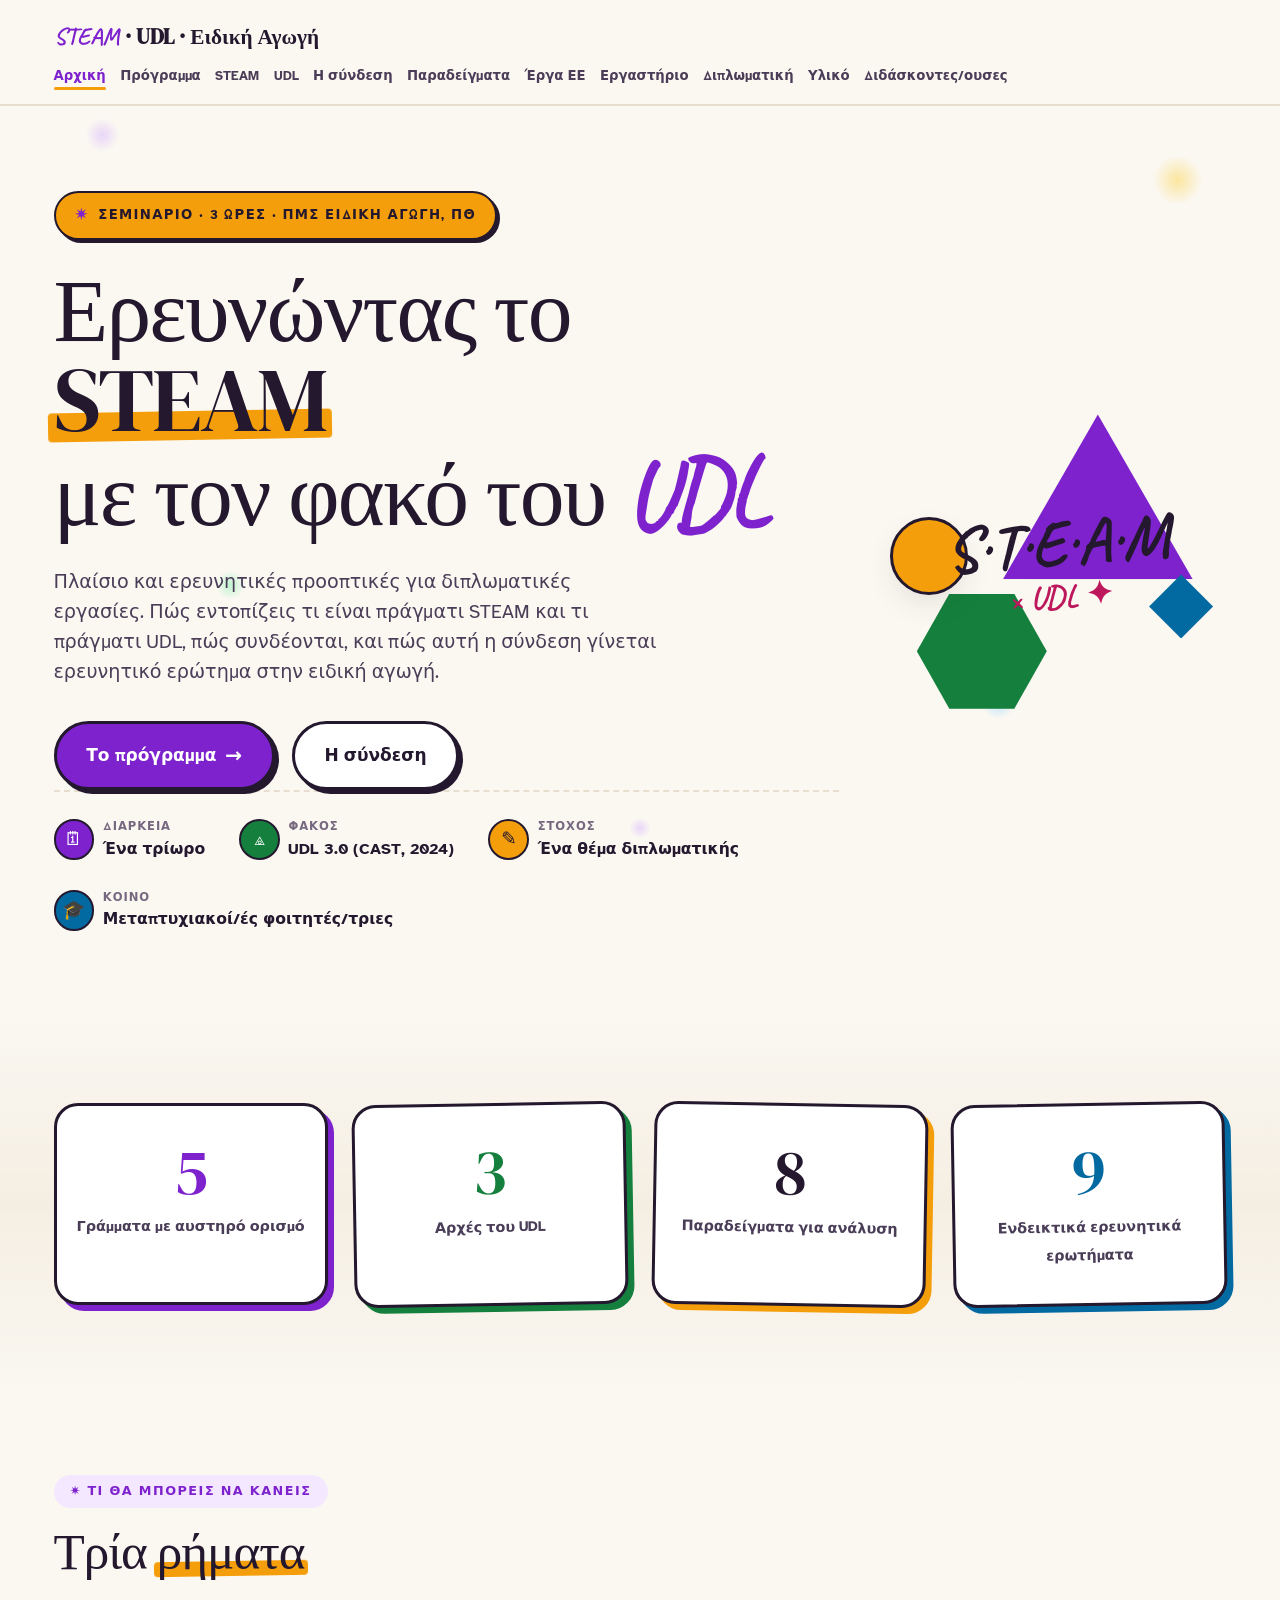
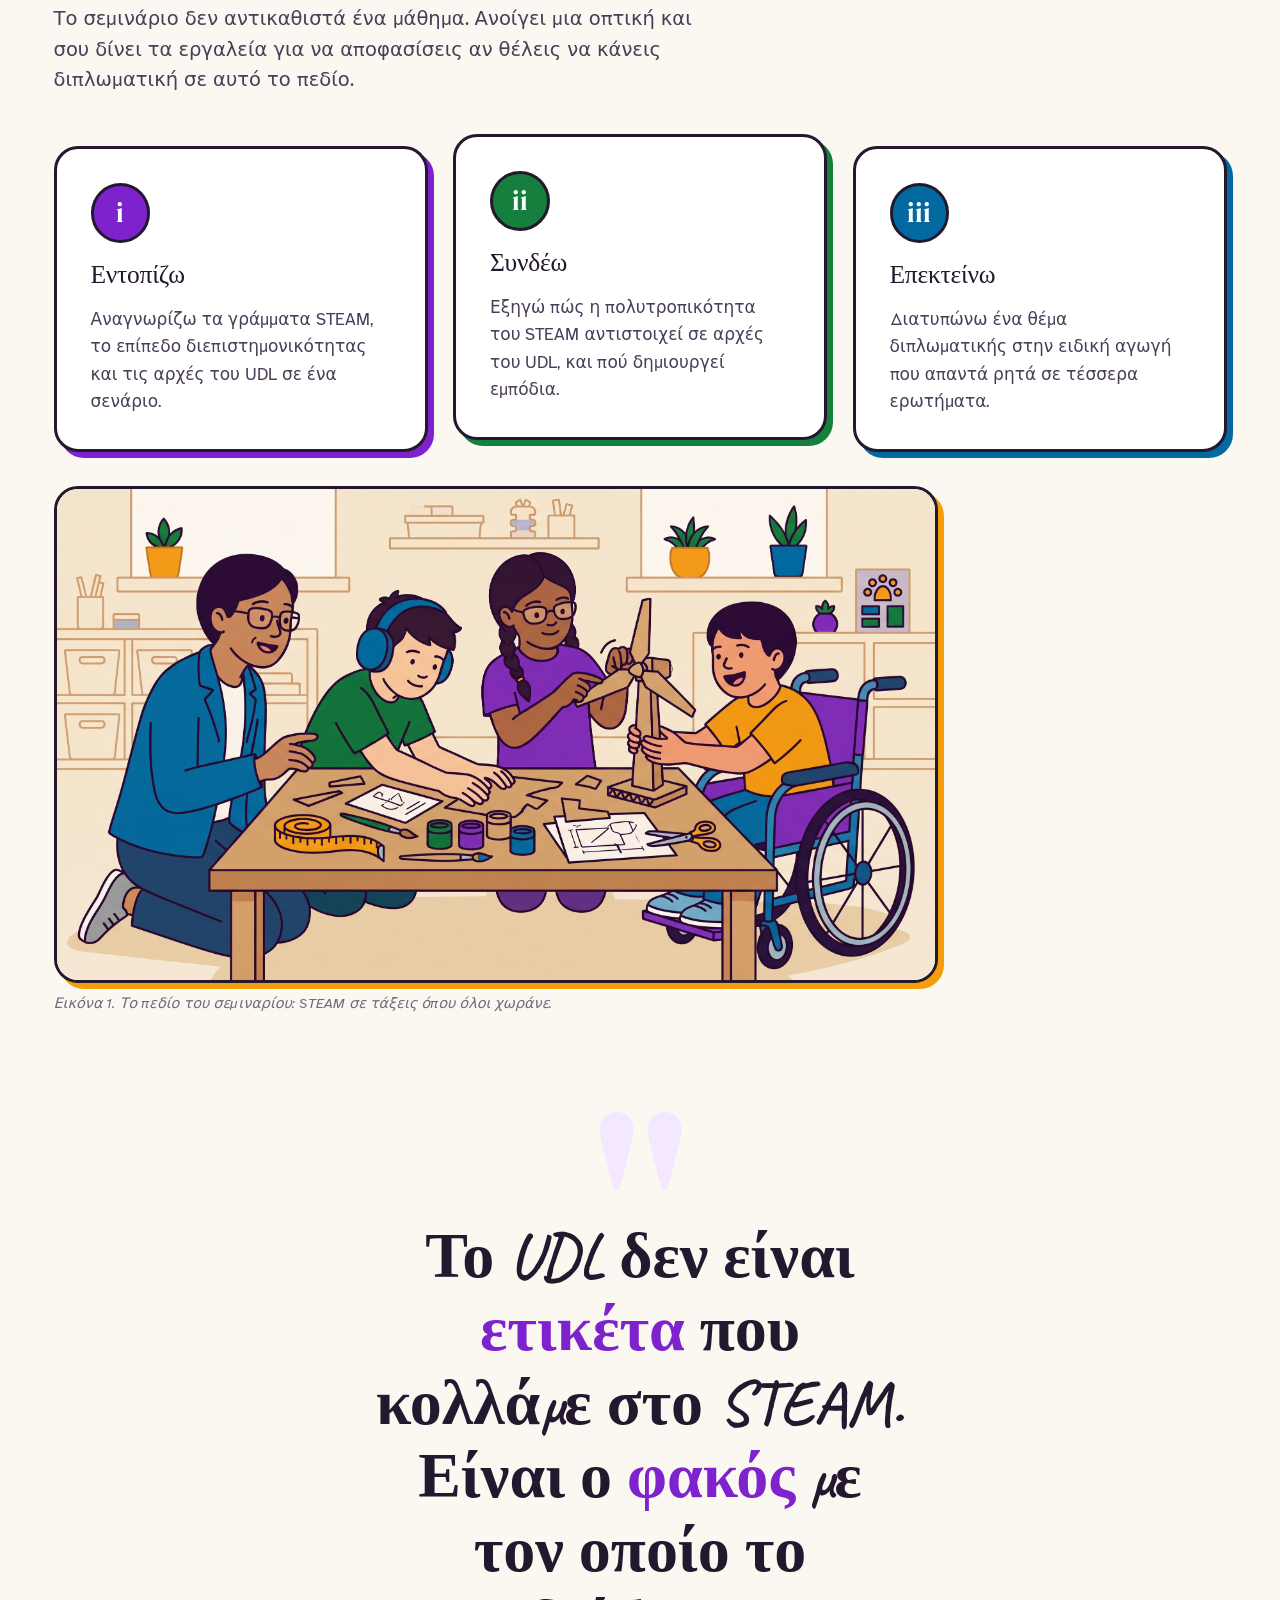
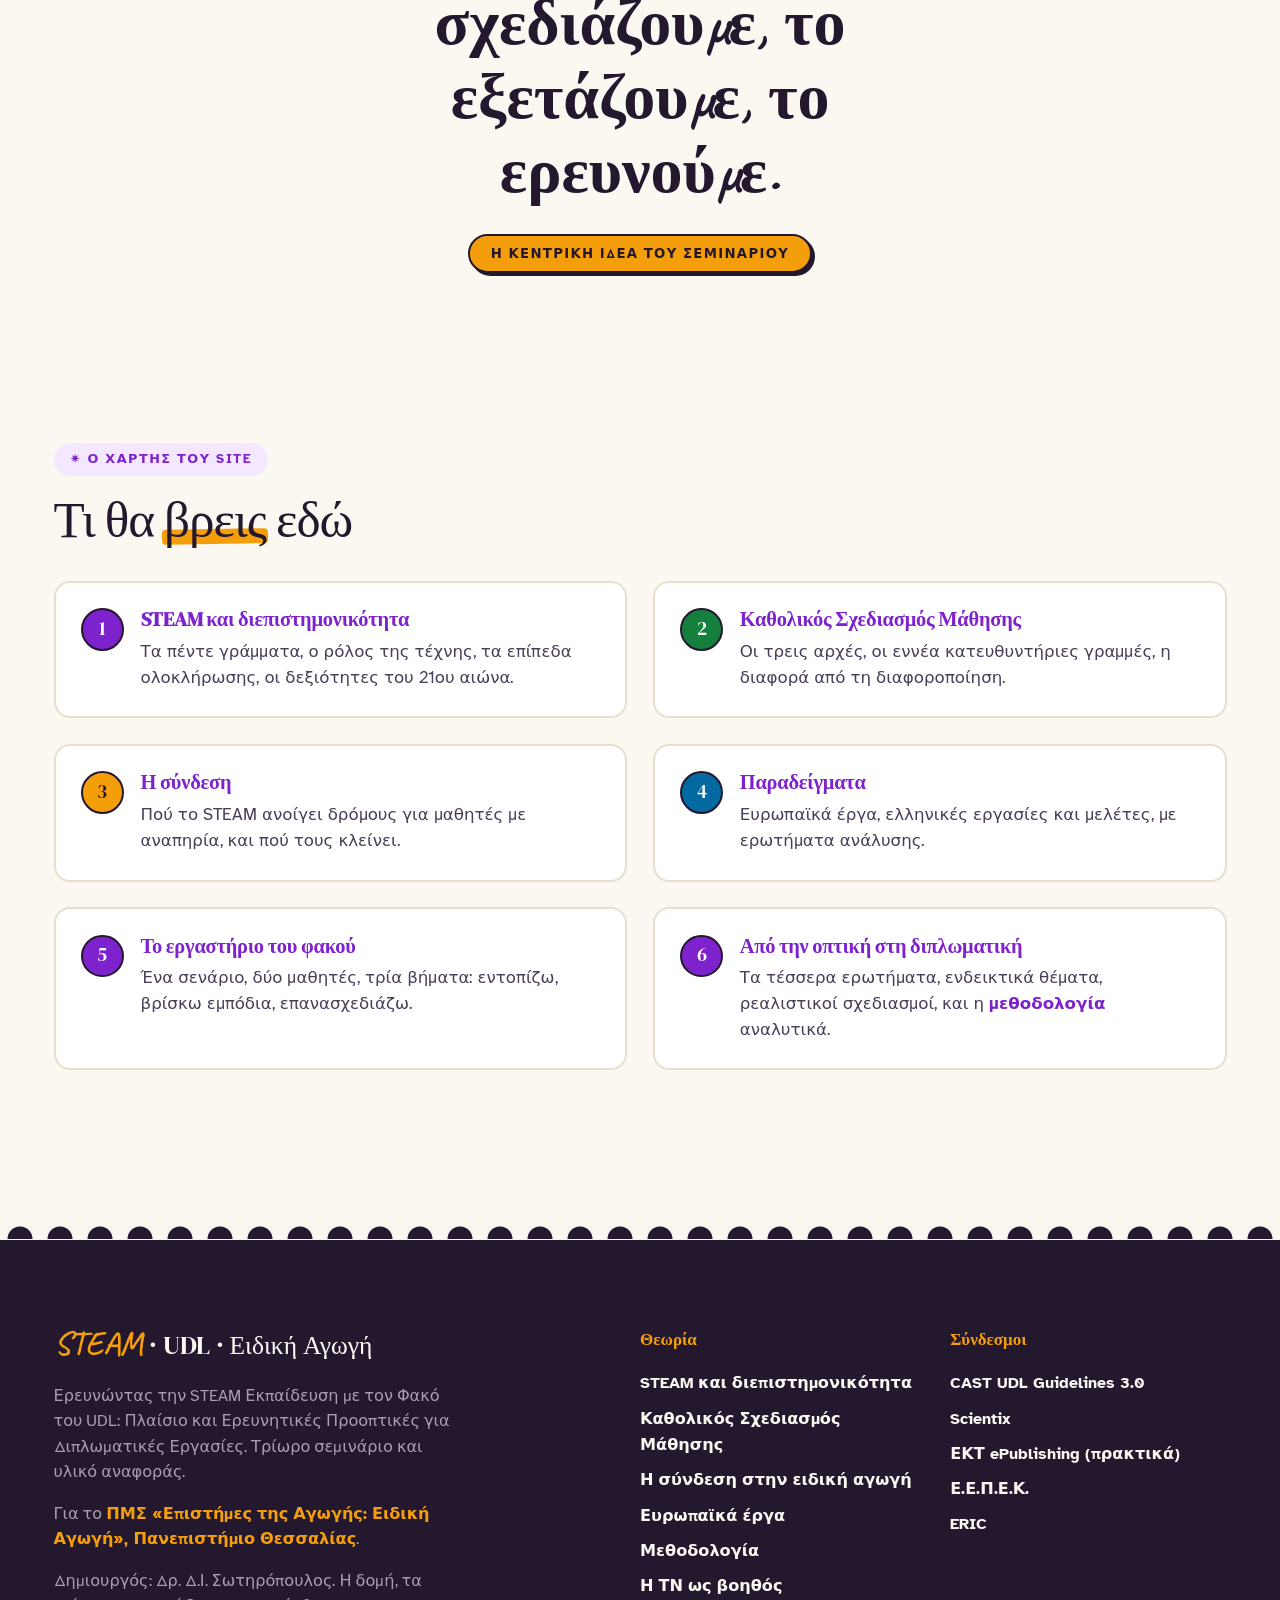
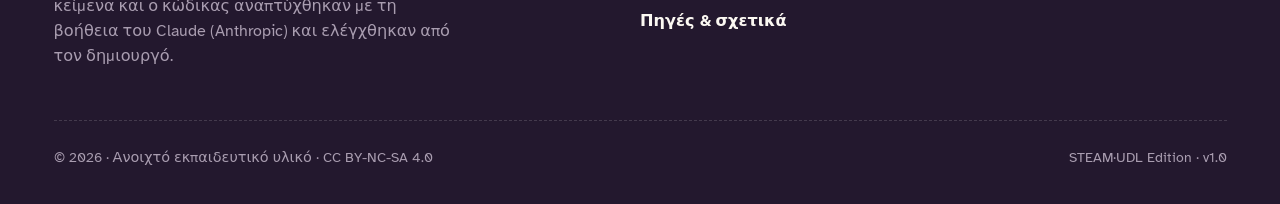
<file: index.html>
<!DOCTYPE html>
<html lang="el">
<head>
  <meta charset="UTF-8">
  <meta name="viewport" content="width=device-width, initial-scale=1.0">
  <title>Αρχική · STEAM · UDL · Ειδική Αγωγή</title>
  <meta name="description" content="Τρίωρο σεμινάριο και οδηγός για διπλωματικές εργασίες: η εκπαίδευση STEAM και η ειδική αγωγή μέσα από τον φακό του Καθολικού Σχεδιασμού Μάθησης (UDL).">
  <link rel="stylesheet" href="assets/style.css">
  
</head>
<body>

<nav class="nav">
  <div class="nav-inner">
    <a href="index.html" class="nav-brand"><span class="spark">STEAM</span> · UDL · Ειδική Αγωγή</a>
    <ul class="nav-links"><li><a href="index.html" class="active">Αρχική</a></li><li><a href="program.html">Πρόγραμμα</a></li><li><a href="steam.html">STEAM</a></li><li><a href="udl.html">UDL</a></li><li><a href="connection.html">Η σύνδεση</a></li><li><a href="examples.html">Παραδείγματα</a></li><li><a href="projects.html">Έργα ΕΕ</a></li><li><a href="lab.html">Εργαστήριο</a></li><li><a href="thesis.html">Διπλωματική</a></li><li><a href="materials.html">Υλικό</a></li><li><a href="instructor.html">Διδάσκοντες/ουσες</a></li></ul>
  </div>
</nav>

<header class="hero">
  <div class="container">
    <div class="hero-grid">
      <div class="hero-content">
        <div class="eyebrow fade-up">Σεμινάριο · 3 ώρες · ΠΜΣ Ειδική Αγωγή, ΠΘ</div>
        <h1 class="hero-title fade-up">Ερευνώντας το <span class="accent">STEAM</span><br>με τον φακό του <span class="hand">UDL</span></h1>
        <p class="hero-subtitle fade-up">Πλαίσιο και ερευνητικές προοπτικές για διπλωματικές εργασίες. Πώς εντοπίζεις τι είναι πράγματι STEAM και τι πράγματι UDL, πώς συνδέονται, και πώς αυτή η σύνδεση γίνεται ερευνητικό ερώτημα στην ειδική αγωγή.</p>
        <div class="cta-group fade-up"><a href="program.html" class="btn">Το πρόγραμμα <span class="arrow">→</span></a><a href="connection.html" class="btn btn-outline">Η σύνδεση</a></div>
        <dl class="hero-meta fade-up">
  <div class="hero-meta-item"><div class="hero-meta-icon icon-coral">🗓</div><div class="hero-meta-text"><dt>Διάρκεια</dt><dd>Ένα τρίωρο</dd></div></div>
  <div class="hero-meta-item"><div class="hero-meta-icon icon-teal">⟁</div><div class="hero-meta-text"><dt>Φακός</dt><dd>UDL 3.0 (CAST, 2024)</dd></div></div>
  <div class="hero-meta-item"><div class="hero-meta-icon icon-sun">✎</div><div class="hero-meta-text"><dt>Στόχος</dt><dd>Ένα θέμα διπλωματικής</dd></div></div>
  <div class="hero-meta-item"><div class="hero-meta-icon icon-sage">🎓</div><div class="hero-meta-text"><dt>Κοινό</dt><dd>Μεταπτυχιακοί/ές φοιτητές/τριες</dd></div></div>
</dl>
      </div>
      <div class="hero-illo">
        <div class="hero-shape shape-1"></div>
        <div class="hero-shape shape-2"></div>
        <div class="hero-shape shape-3"></div>
        <div class="hero-shape shape-4"></div>
        <div class="hero-label">S·T·E·A·M<br><span>× UDL ✦</span></div>
      </div>
    </div>
  </div>
</header>

<section class="glance">
  <div class="container">
    <div class="glance-grid">
      <div class="glance-cell"><span class="glance-num">5</span><span class="glance-label">Γράμματα με αυστηρό ορισμό</span></div>
      <div class="glance-cell"><span class="glance-num">3</span><span class="glance-label">Αρχές του UDL</span></div>
      <div class="glance-cell"><span class="glance-num">8</span><span class="glance-label">Παραδείγματα για ανάλυση</span></div>
      <div class="glance-cell"><span class="glance-num">9</span><span class="glance-label">Ενδεικτικά ερευνητικά ερωτήματα</span></div>
    </div>
  </div>
</section>

<section>
  <div class="container">
    <div class="section-eyebrow">✷ Τι θα μπορείς να κάνεις</div>
    <h2 class="section-title">Τρία <span class="accent">ρήματα</span></h2>
    <p class="section-lead">Το σεμινάριο δεν αντικαθιστά ένα μάθημα. Ανοίγει μια οπτική και σου δίνει τα εργαλεία για να αποφασίσεις αν θέλεις να κάνεις διπλωματική σε αυτό το πεδίο.</p>
    <div class="principles-grid">
      <div class="principle"><div class="principle-icon">i</div><h3 class="principle-title">Εντοπίζω</h3>
        <p class="principle-text">Αναγνωρίζω τα γράμματα STEAM, το επίπεδο διεπιστημονικότητας και τις αρχές του UDL σε ένα σενάριο.</p></div>
      <div class="principle"><div class="principle-icon">ii</div><h3 class="principle-title">Συνδέω</h3>
        <p class="principle-text">Εξηγώ πώς η πολυτροπικότητα του STEAM αντιστοιχεί σε αρχές του UDL, και πού δημιουργεί εμπόδια.</p></div>
      <div class="principle"><div class="principle-icon">iii</div><h3 class="principle-title">Επεκτείνω</h3>
        <p class="principle-text">Διατυπώνω ένα θέμα διπλωματικής στην ειδική αγωγή που απαντά ρητά σε τέσσερα ερωτήματα.</p></div>
    </div>
<figure class="fig">
  <img src="images/img01.png" alt="Μικτή τάξη σε δραστηριότητα STEAM: μαθητές με και χωρίς αναπηρία κατασκευάζουν και δοκιμάζουν" loading="lazy" width="1600" height="900">
  <figcaption>Εικόνα 1. Το πεδίο του σεμιναρίου: STEAM σε τάξεις όπου όλοι χωράνε.</figcaption>
</figure>
  </div>
</section>

<section class="pullquote">
  <div class="content">
    <blockquote class="pullquote-text">Το UDL δεν είναι <em>ετικέτα</em> που κολλάμε στο STEAM.<br>Είναι ο <em>φακός</em> με τον οποίο το σχεδιάζουμε, το εξετάζουμε, το ερευνούμε.</blockquote>
    <div class="pullquote-attribution">Η κεντρική ιδέα του σεμιναρίου</div>
  </div>
</section>

<section>
  <div class="container">
    <div class="section-eyebrow">✷ Ο χάρτης του site</div>
    <h2 class="section-title">Τι θα <span class="accent">βρεις</span> εδώ</h2>
    <div class="learn-grid">
      <div class="learn-item"><div class="learn-marker">1</div><div class="learn-content"><h4><a href="steam.html">STEAM και διεπιστημονικότητα</a></h4><p>Τα πέντε γράμματα, ο ρόλος της τέχνης, τα επίπεδα ολοκλήρωσης, οι δεξιότητες του 21ου αιώνα.</p></div></div>
      <div class="learn-item"><div class="learn-marker">2</div><div class="learn-content"><h4><a href="udl.html">Καθολικός Σχεδιασμός Μάθησης</a></h4><p>Οι τρεις αρχές, οι εννέα κατευθυντήριες γραμμές, η διαφορά από τη διαφοροποίηση.</p></div></div>
      <div class="learn-item"><div class="learn-marker">3</div><div class="learn-content"><h4><a href="connection.html">Η σύνδεση</a></h4><p>Πού το STEAM ανοίγει δρόμους για μαθητές με αναπηρία, και πού τους κλείνει.</p></div></div>
      <div class="learn-item"><div class="learn-marker">4</div><div class="learn-content"><h4><a href="examples.html">Παραδείγματα</a></h4><p>Ευρωπαϊκά έργα, ελληνικές εργασίες και μελέτες, με ερωτήματα ανάλυσης.</p></div></div>
      <div class="learn-item"><div class="learn-marker">5</div><div class="learn-content"><h4><a href="lab.html">Το εργαστήριο του φακού</a></h4><p>Ένα σενάριο, δύο μαθητές, τρία βήματα: εντοπίζω, βρίσκω εμπόδια, επανασχεδιάζω.</p></div></div>
      <div class="learn-item"><div class="learn-marker">6</div><div class="learn-content"><h4><a href="thesis.html">Από την οπτική στη διπλωματική</a></h4><p>Τα τέσσερα ερωτήματα, ενδεικτικά θέματα, ρεαλιστικοί σχεδιασμοί, και η <a href="methodology.html">μεθοδολογία</a> αναλυτικά.</p></div></div>
    </div>
  </div>
</section>


<footer class="footer">
  <div class="container">
    <div class="footer-grid">
      <div>
        <div class="footer-brand"><span class="hand">STEAM</span> · UDL · Ειδική Αγωγή</div>
        <p class="footer-text">Ερευνώντας την STEAM Εκπαίδευση με τον Φακό του UDL: Πλαίσιο και Ερευνητικές Προοπτικές για Διπλωματικές Εργασίες. Τρίωρο σεμινάριο και υλικό αναφοράς.</p>
        <p class="footer-text" style="margin-top:1rem;">Για το <a href="https://maspecialed.sed.uth.gr/" target="_blank" rel="noopener" style="color:var(--sun);">ΠΜΣ «Επιστήμες της Αγωγής: Ειδική Αγωγή», Πανεπιστήμιο Θεσσαλίας</a>.</p>
        <p class="footer-text" style="margin-top:1rem;">Δημιουργός: Δρ. Δ.Ι. Σωτηρόπουλος. Η δομή, τα κείμενα και ο κώδικας αναπτύχθηκαν με τη βοήθεια του Claude (Anthropic) και ελέγχθηκαν από τον δημιουργό.</p>
      </div>
      <div>
        <h5>Θεωρία</h5>
        <ul>
          <li><a href="steam.html">STEAM και διεπιστημονικότητα</a></li>
          <li><a href="udl.html">Καθολικός Σχεδιασμός Μάθησης</a></li>
          <li><a href="connection.html">Η σύνδεση στην ειδική αγωγή</a></li>
          <li><a href="projects.html">Ευρωπαϊκά έργα</a></li>
          <li><a href="methodology.html">Μεθοδολογία</a></li>
          <li><a href="ai.html">Η ΤΝ ως βοηθός</a></li>
          <li><a href="about.html">Πηγές &amp; σχετικά</a></li>
        </ul>
      </div>
      <div>
        <h5>Σύνδεσμοι</h5>
        <ul>
          <li><a href="https://udlguidelines.cast.org/" target="_blank" rel="noopener">CAST UDL Guidelines 3.0</a></li>
          <li><a href="https://www.scientix.eu/" target="_blank" rel="noopener">Scientix</a></li>
          <li><a href="https://eproceedings.epublishing.ekt.gr/" target="_blank" rel="noopener">ΕΚΤ ePublishing (πρακτικά)</a></li>
          <li><a href="https://www.eepek.gr/el" target="_blank" rel="noopener">Ε.Ε.Π.Ε.Κ.</a></li>
          <li><a href="https://eric.ed.gov" target="_blank" rel="noopener">ERIC</a></li>
        </ul>
      </div>
    </div>
    <div class="footer-bottom">
      <div>© 2026 · Ανοιχτό εκπαιδευτικό υλικό · CC BY-NC-SA 4.0</div>
      <div>STEAM·UDL Edition · v1.0</div>
    </div>
  </div>
</footer>

</body>
</html>
</file>
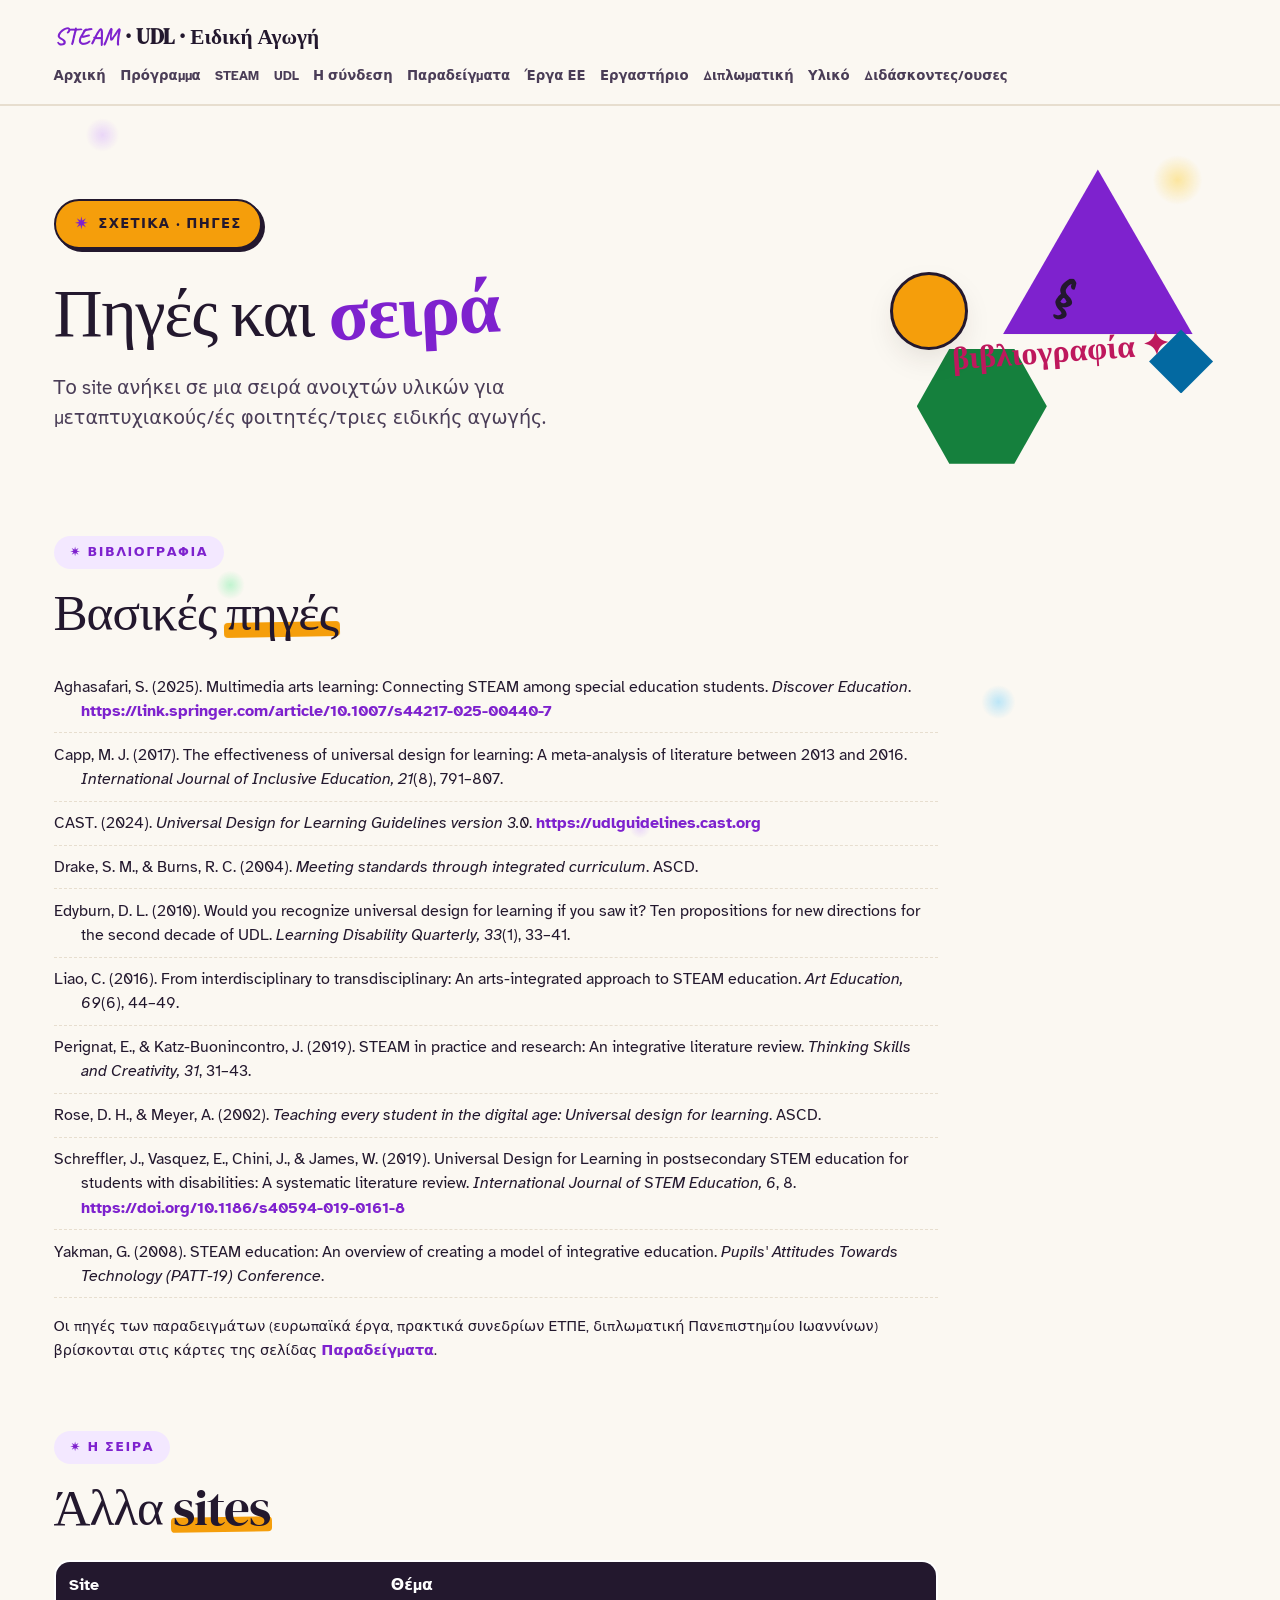
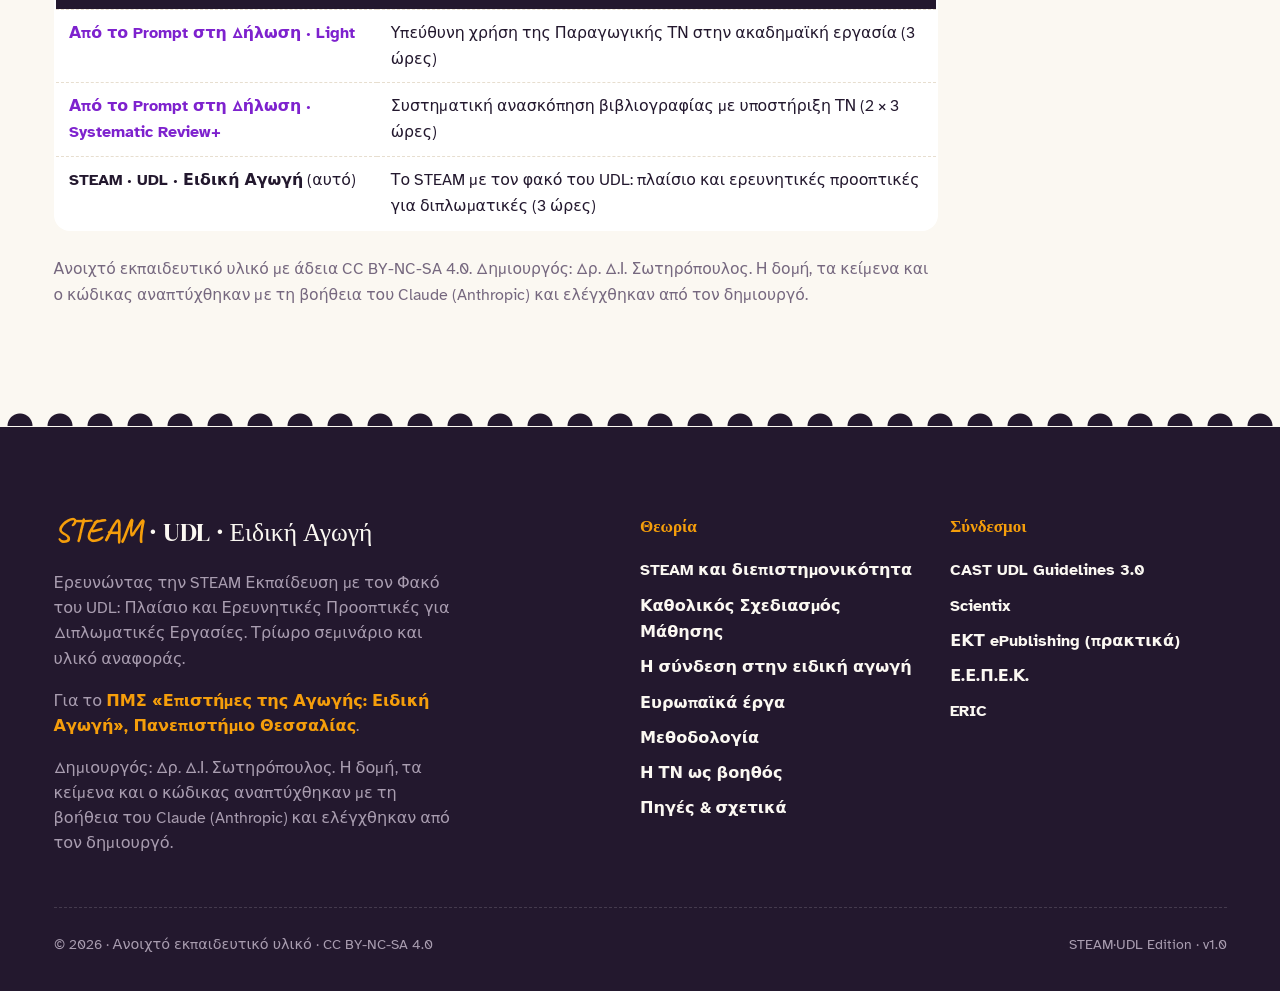
<file: about.html>
<!DOCTYPE html>
<html lang="el">
<head>
  <meta charset="UTF-8">
  <meta name="viewport" content="width=device-width, initial-scale=1.0">
  <title>Σχετικά · STEAM · UDL · Ειδική Αγωγή</title>
  <meta name="description" content="Πηγές, βιβλιογραφία και η σειρά σεμιναρίων στην οποία ανήκει αυτό το site.">
  <link rel="stylesheet" href="assets/style.css">
  
</head>
<body>

<nav class="nav">
  <div class="nav-inner">
    <a href="index.html" class="nav-brand"><span class="spark">STEAM</span> · UDL · Ειδική Αγωγή</a>
    <ul class="nav-links"><li><a href="index.html">Αρχική</a></li><li><a href="program.html">Πρόγραμμα</a></li><li><a href="steam.html">STEAM</a></li><li><a href="udl.html">UDL</a></li><li><a href="connection.html">Η σύνδεση</a></li><li><a href="examples.html">Παραδείγματα</a></li><li><a href="projects.html">Έργα ΕΕ</a></li><li><a href="lab.html">Εργαστήριο</a></li><li><a href="thesis.html">Διπλωματική</a></li><li><a href="materials.html">Υλικό</a></li><li><a href="instructor.html">Διδάσκοντες/ουσες</a></li></ul>
  </div>
</nav>

<header class="hero hero-sm">
  <div class="container">
    <div class="hero-grid">
      <div class="hero-content">
        <div class="eyebrow fade-up">Σχετικά · πηγές</div>
        <h1 class="hero-title fade-up">Πηγές και <span class="hand">σειρά</span></h1>
        <p class="hero-subtitle fade-up">Το site ανήκει σε μια σειρά ανοιχτών υλικών για μεταπτυχιακούς/ές φοιτητές/τριες ειδικής αγωγής.</p>
        
        
      </div>
      <div class="hero-illo">
        <div class="hero-shape shape-1"></div>
        <div class="hero-shape shape-2"></div>
        <div class="hero-shape shape-3"></div>
        <div class="hero-shape shape-4"></div>
        <div class="hero-label">§<br><span>βιβλιογραφία ✦</span></div>
      </div>
    </div>
  </div>
</header>

<section class="tight">
  <div class="container">
    <div class="section-eyebrow">✷ Βιβλιογραφία</div>
    <h2 class="section-title">Βασικές <span class="accent">πηγές</span></h2>
    <ul class="refs"><li>Aghasafari, S. (2025). Multimedia arts learning: Connecting STEAM among special education students. <em>Discover Education</em>. <a href="https://link.springer.com/article/10.1007/s44217-025-00440-7" target="_blank" rel="noopener">https://link.springer.com/article/10.1007/s44217-025-00440-7</a></li><li>Capp, M. J. (2017). The effectiveness of universal design for learning: A meta-analysis of literature between 2013 and 2016. <em>International Journal of Inclusive Education, 21</em>(8), 791–807.</li><li>CAST. (2024). <em>Universal Design for Learning Guidelines version 3.0</em>. <a href="https://udlguidelines.cast.org/" target="_blank" rel="noopener">https://udlguidelines.cast.org</a></li><li>Drake, S. M., &amp; Burns, R. C. (2004). <em>Meeting standards through integrated curriculum</em>. ASCD.</li><li>Edyburn, D. L. (2010). Would you recognize universal design for learning if you saw it? Ten propositions for new directions for the second decade of UDL. <em>Learning Disability Quarterly, 33</em>(1), 33–41.</li><li>Liao, C. (2016). From interdisciplinary to transdisciplinary: An arts-integrated approach to STEAM education. <em>Art Education, 69</em>(6), 44–49.</li><li>Perignat, E., &amp; Katz-Buonincontro, J. (2019). STEAM in practice and research: An integrative literature review. <em>Thinking Skills and Creativity, 31</em>, 31–43.</li><li>Rose, D. H., &amp; Meyer, A. (2002). <em>Teaching every student in the digital age: Universal design for learning</em>. ASCD.</li><li>Schreffler, J., Vasquez, E., Chini, J., &amp; James, W. (2019). Universal Design for Learning in postsecondary STEM education for students with disabilities: A systematic literature review. <em>International Journal of STEM Education, 6</em>, 8. <a href="https://doi.org/10.1186/s40594-019-0161-8" target="_blank" rel="noopener">https://doi.org/10.1186/s40594-019-0161-8</a></li><li>Yakman, G. (2008). STEAM education: An overview of creating a model of integrative education. <em>Pupils' Attitudes Towards Technology (PATT-19) Conference</em>.</li></ul>
    <p class="src" style="max-width:52rem;">Οι πηγές των παραδειγμάτων (ευρωπαϊκά έργα, πρακτικά συνεδρίων ΕΤΠΕ, διπλωματική Πανεπιστημίου Ιωαννίνων) βρίσκονται στις κάρτες της σελίδας <a href="examples.html">Παραδείγματα</a>.</p>
  </div>
</section>

<section class="tight">
  <div class="container">
    <div class="section-eyebrow">✷ Η σειρά</div>
    <h2 class="section-title">Άλλα <span class="accent">sites</span></h2>
    <div class="tbl-wrap" style="max-width:52rem;"><table class="tbl">
      <tr><th>Site</th><th>Θέμα</th></tr>
      <tr><td><a href="https://genaisotirop.github.io/heal-genai-workshop-light/" target="_blank" rel="noopener">Από το Prompt στη Δήλωση · Light</a></td><td>Υπεύθυνη χρήση της Παραγωγικής ΤΝ στην ακαδημαϊκή εργασία (3 ώρες)</td></tr>
      <tr><td><a href="https://genaisotirop.github.io/heal-genai-workshop-systematic-plus/" target="_blank" rel="noopener">Από το Prompt στη Δήλωση · Systematic Review+</a></td><td>Συστηματική ανασκόπηση βιβλιογραφίας με υποστήριξη ΤΝ (2 × 3 ώρες)</td></tr>
      <tr><td><strong>STEAM · UDL · Ειδική Αγωγή</strong> (αυτό)</td><td>Το STEAM με τον φακό του UDL: πλαίσιο και ερευνητικές προοπτικές για διπλωματικές (3 ώρες)</td></tr>
    </table></div>
    <p style="margin-top:var(--space-4);color:var(--muted);font-size:.92rem;max-width:52rem;">Ανοιχτό εκπαιδευτικό υλικό με άδεια CC BY-NC-SA 4.0. Δημιουργός: Δρ. Δ.Ι. Σωτηρόπουλος. Η δομή, τα κείμενα και ο κώδικας αναπτύχθηκαν με τη βοήθεια του Claude (Anthropic) και ελέγχθηκαν από τον δημιουργό.</p>
  </div>
</section>


<footer class="footer">
  <div class="container">
    <div class="footer-grid">
      <div>
        <div class="footer-brand"><span class="hand">STEAM</span> · UDL · Ειδική Αγωγή</div>
        <p class="footer-text">Ερευνώντας την STEAM Εκπαίδευση με τον Φακό του UDL: Πλαίσιο και Ερευνητικές Προοπτικές για Διπλωματικές Εργασίες. Τρίωρο σεμινάριο και υλικό αναφοράς.</p>
        <p class="footer-text" style="margin-top:1rem;">Για το <a href="https://maspecialed.sed.uth.gr/" target="_blank" rel="noopener" style="color:var(--sun);">ΠΜΣ «Επιστήμες της Αγωγής: Ειδική Αγωγή», Πανεπιστήμιο Θεσσαλίας</a>.</p>
        <p class="footer-text" style="margin-top:1rem;">Δημιουργός: Δρ. Δ.Ι. Σωτηρόπουλος. Η δομή, τα κείμενα και ο κώδικας αναπτύχθηκαν με τη βοήθεια του Claude (Anthropic) και ελέγχθηκαν από τον δημιουργό.</p>
      </div>
      <div>
        <h5>Θεωρία</h5>
        <ul>
          <li><a href="steam.html">STEAM και διεπιστημονικότητα</a></li>
          <li><a href="udl.html">Καθολικός Σχεδιασμός Μάθησης</a></li>
          <li><a href="connection.html">Η σύνδεση στην ειδική αγωγή</a></li>
          <li><a href="projects.html">Ευρωπαϊκά έργα</a></li>
          <li><a href="methodology.html">Μεθοδολογία</a></li>
          <li><a href="ai.html">Η ΤΝ ως βοηθός</a></li>
          <li><a href="about.html">Πηγές &amp; σχετικά</a></li>
        </ul>
      </div>
      <div>
        <h5>Σύνδεσμοι</h5>
        <ul>
          <li><a href="https://udlguidelines.cast.org/" target="_blank" rel="noopener">CAST UDL Guidelines 3.0</a></li>
          <li><a href="https://www.scientix.eu/" target="_blank" rel="noopener">Scientix</a></li>
          <li><a href="https://eproceedings.epublishing.ekt.gr/" target="_blank" rel="noopener">ΕΚΤ ePublishing (πρακτικά)</a></li>
          <li><a href="https://www.eepek.gr/el" target="_blank" rel="noopener">Ε.Ε.Π.Ε.Κ.</a></li>
          <li><a href="https://eric.ed.gov" target="_blank" rel="noopener">ERIC</a></li>
        </ul>
      </div>
    </div>
    <div class="footer-bottom">
      <div>© 2026 · Ανοιχτό εκπαιδευτικό υλικό · CC BY-NC-SA 4.0</div>
      <div>STEAM·UDL Edition · v1.0</div>
    </div>
  </div>
</footer>

</body>
</html>
</file>
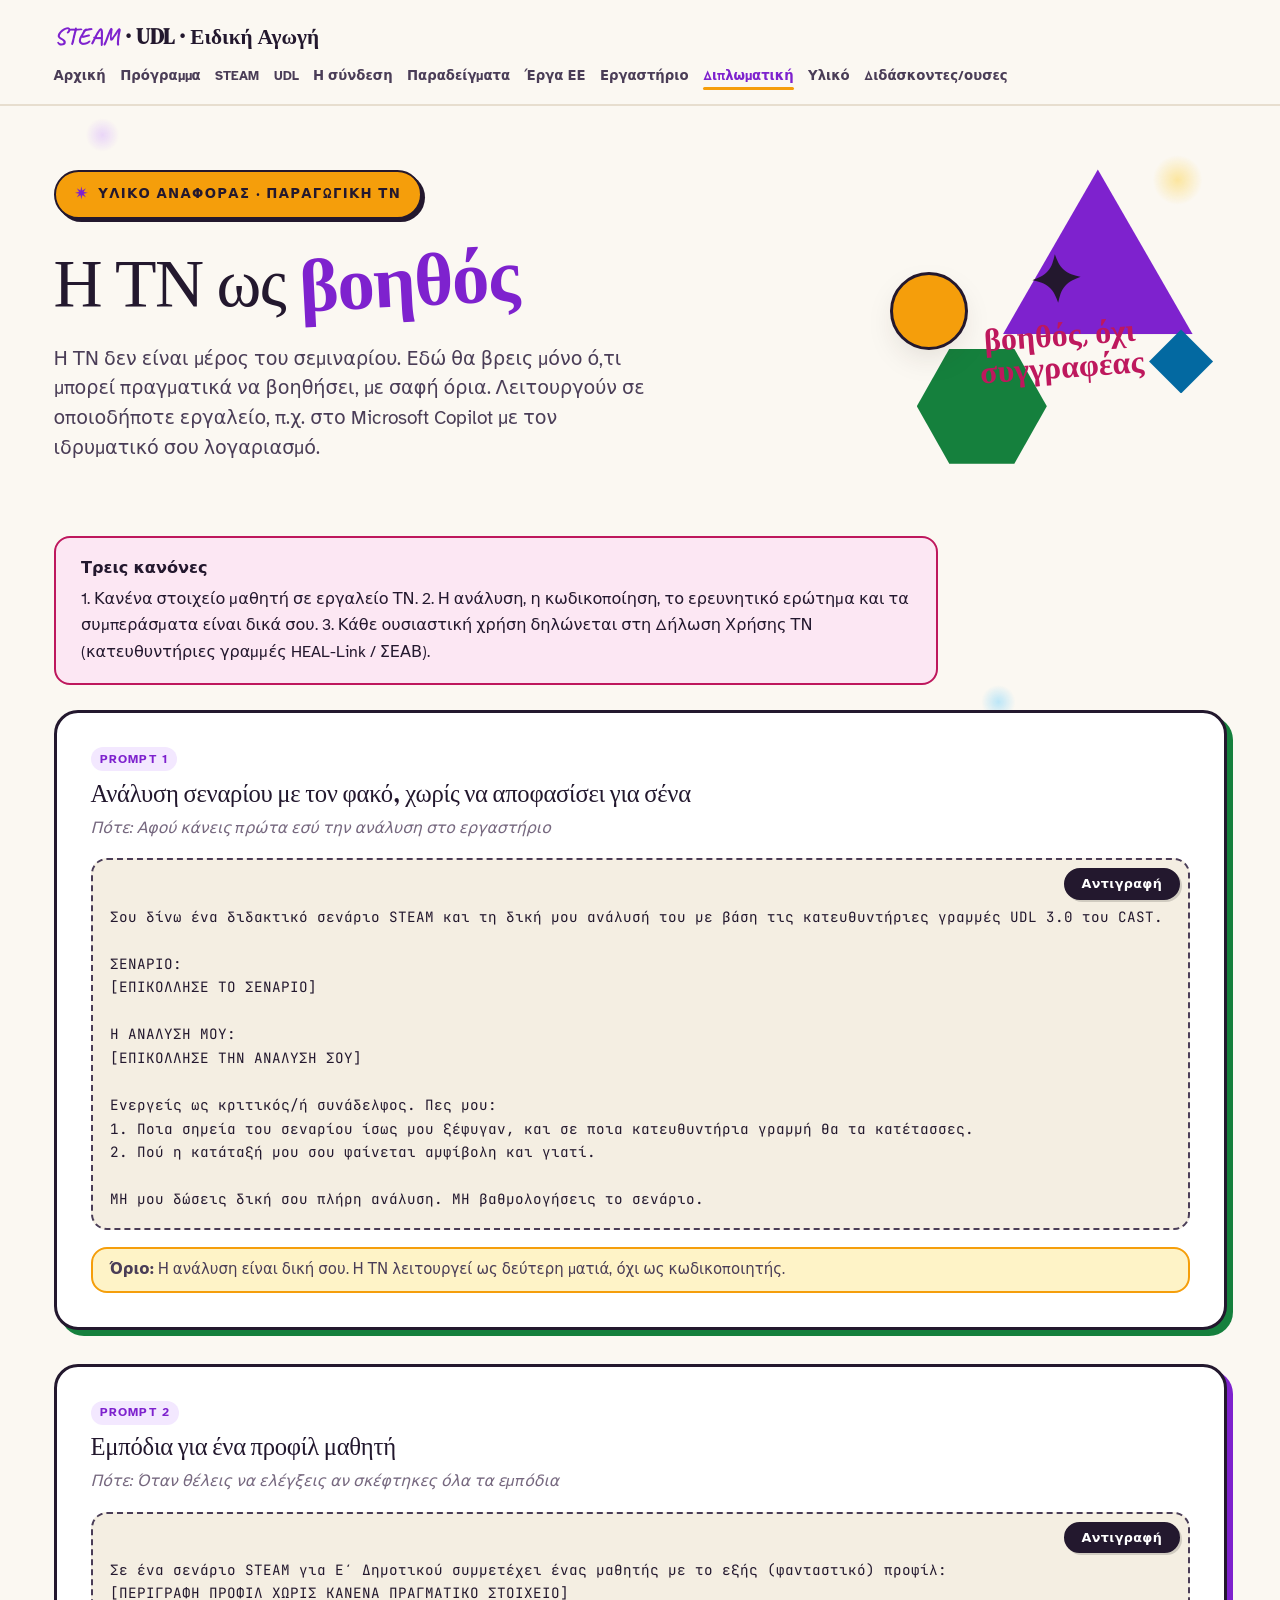
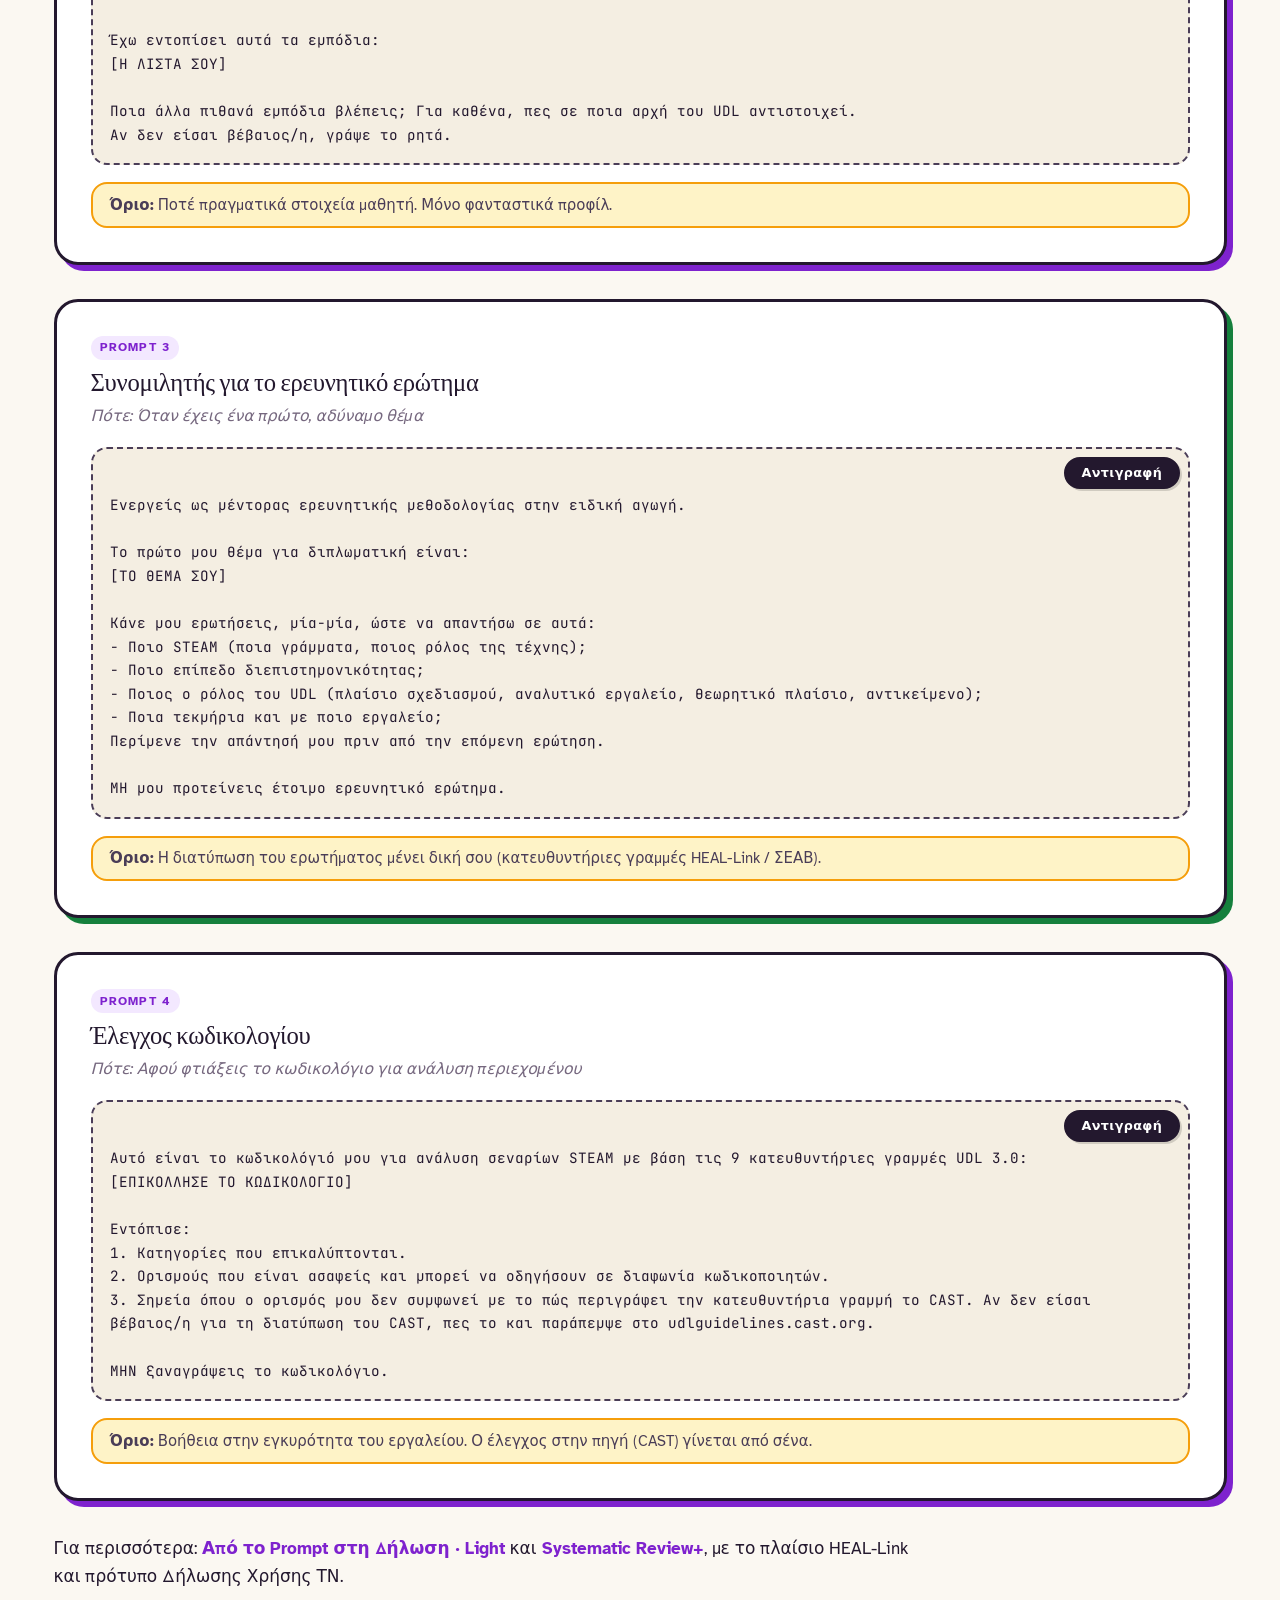
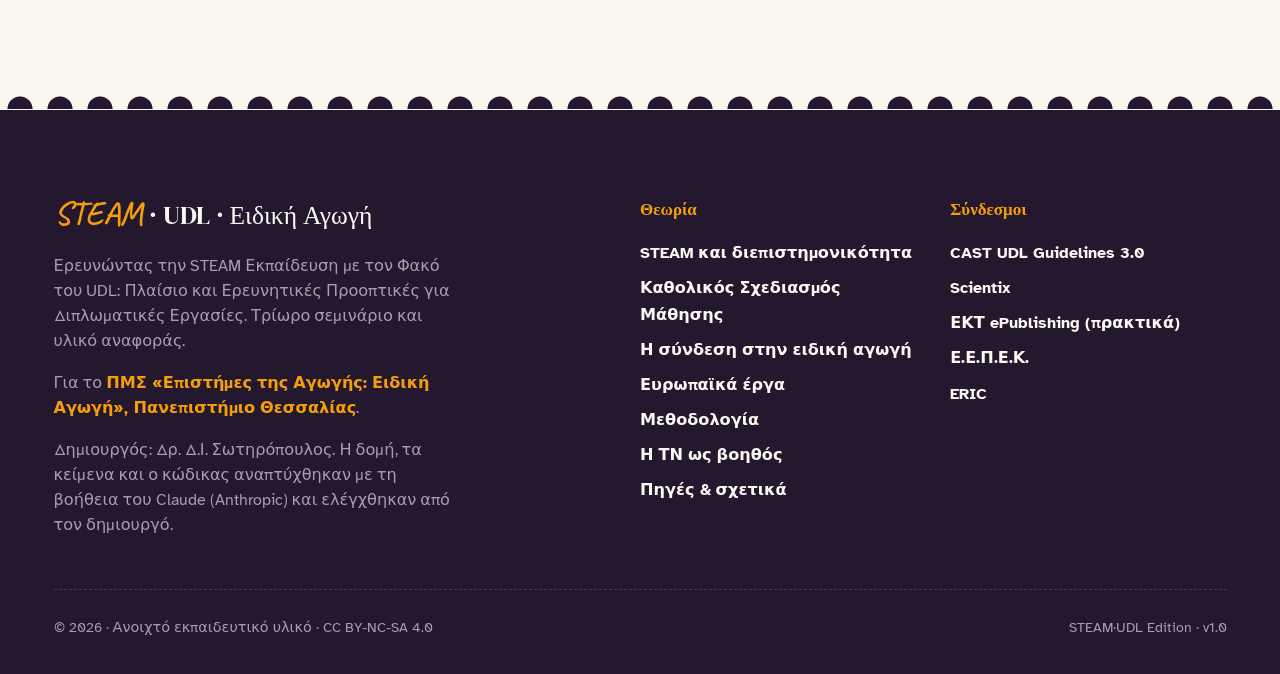
<file: ai.html>
<!DOCTYPE html>
<html lang="el">
<head>
  <meta charset="UTF-8">
  <meta name="viewport" content="width=device-width, initial-scale=1.0">
  <title>Η ΤΝ ως βοηθός · STEAM · UDL · Ειδική Αγωγή</title>
  <meta name="description" content="Πώς μπορεί να βοηθήσει η Παραγωγική ΤΝ σε μια διπλωματική για STEAM, UDL και ειδική αγωγή, με όρια και έτοιμα prompts.">
  <link rel="stylesheet" href="assets/style.css">
  
</head>
<body>

<nav class="nav">
  <div class="nav-inner">
    <a href="index.html" class="nav-brand"><span class="spark">STEAM</span> · UDL · Ειδική Αγωγή</a>
    <ul class="nav-links"><li><a href="index.html">Αρχική</a></li><li><a href="program.html">Πρόγραμμα</a></li><li><a href="steam.html">STEAM</a></li><li><a href="udl.html">UDL</a></li><li><a href="connection.html">Η σύνδεση</a></li><li><a href="examples.html">Παραδείγματα</a></li><li><a href="projects.html">Έργα ΕΕ</a></li><li><a href="lab.html">Εργαστήριο</a></li><li><a href="thesis.html" class="active">Διπλωματική</a></li><li><a href="materials.html">Υλικό</a></li><li><a href="instructor.html">Διδάσκοντες/ουσες</a></li></ul>
  </div>
</nav>

<header class="hero hero-sm">
  <div class="container">
    <div class="hero-grid">
      <div class="hero-content">
        <div class="eyebrow fade-up">Υλικό αναφοράς · Παραγωγική ΤΝ</div>
        <h1 class="hero-title fade-up">Η ΤΝ ως <span class="hand">βοηθός</span></h1>
        <p class="hero-subtitle fade-up">Η ΤΝ δεν είναι μέρος του σεμιναρίου. Εδώ θα βρεις μόνο ό,τι μπορεί πραγματικά να βοηθήσει, με σαφή όρια. Λειτουργούν σε οποιοδήποτε εργαλείο, π.χ. στο Microsoft Copilot με τον ιδρυματικό σου λογαριασμό.</p>
        
        
      </div>
      <div class="hero-illo">
        <div class="hero-shape shape-1"></div>
        <div class="hero-shape shape-2"></div>
        <div class="hero-shape shape-3"></div>
        <div class="hero-shape shape-4"></div>
        <div class="hero-label">✦<br><span>βοηθός, όχι συγγραφέας</span></div>
      </div>
    </div>
  </div>
</header>

<section class="tight">
  <div class="container">
    <div class="box box-stop" style="max-width:52rem;margin-top:0;">
      <strong>Τρεις κανόνες</strong>
      <p>1. Κανένα στοιχείο μαθητή σε εργαλείο ΤΝ. 2. Η ανάλυση, η κωδικοποίηση, το ερευνητικό ερώτημα και τα συμπεράσματα είναι δικά σου. 3. Κάθε ουσιαστική χρήση δηλώνεται στη Δήλωση Χρήσης ΤΝ (κατευθυντήριες γραμμές HEAL-Link / ΣΕΑΒ).</p>
    </div>
    <div class="prompt-card"><div class="block-meta"><span class="block-type type-lecture">Prompt 1</span></div>
<h3 class="prompt-title">Ανάλυση σεναρίου με τον φακό, χωρίς να αποφασίσει για σένα</h3><p class="prompt-use">Πότε: Αφού κάνεις πρώτα εσύ την ανάλυση στο εργαστήριο</p>
<div class="prompt-box"><button class="copy-btn" onclick="copyText(this)">Αντιγραφή</button>Σου δίνω ένα διδακτικό σενάριο STEAM και τη δική μου ανάλυσή του με βάση τις κατευθυντήριες γραμμές UDL 3.0 του CAST.

ΣΕΝΑΡΙΟ:
[ΕΠΙΚΟΛΛΗΣΕ ΤΟ ΣΕΝΑΡΙΟ]

Η ΑΝΑΛΥΣΗ ΜΟΥ:
[ΕΠΙΚΟΛΛΗΣΕ ΤΗΝ ΑΝΑΛΥΣΗ ΣΟΥ]

Ενεργείς ως κριτικός/ή συνάδελφος. Πες μου:
1. Ποια σημεία του σεναρίου ίσως μου ξέφυγαν, και σε ποια κατευθυντήρια γραμμή θα τα κατέτασσες.
2. Πού η κατάταξή μου σου φαίνεται αμφίβολη και γιατί.

ΜΗ μου δώσεις δική σου πλήρη ανάλυση. ΜΗ βαθμολογήσεις το σενάριο.</div>
<p class="prompt-note"><strong>Όριο:</strong> Η ανάλυση είναι δική σου. Η ΤΝ λειτουργεί ως δεύτερη ματιά, όχι ως κωδικοποιητής.</p></div><div class="prompt-card"><div class="block-meta"><span class="block-type type-lecture">Prompt 2</span></div>
<h3 class="prompt-title">Εμπόδια για ένα προφίλ μαθητή</h3><p class="prompt-use">Πότε: Όταν θέλεις να ελέγξεις αν σκέφτηκες όλα τα εμπόδια</p>
<div class="prompt-box"><button class="copy-btn" onclick="copyText(this)">Αντιγραφή</button>Σε ένα σενάριο STEAM για Ε΄ Δημοτικού συμμετέχει ένας μαθητής με το εξής (φανταστικό) προφίλ:
[ΠΕΡΙΓΡΑΦΗ ΠΡΟΦΙΛ ΧΩΡΙΣ ΚΑΝΕΝΑ ΠΡΑΓΜΑΤΙΚΟ ΣΤΟΙΧΕΙΟ]

Έχω εντοπίσει αυτά τα εμπόδια:
[Η ΛΙΣΤΑ ΣΟΥ]

Ποια άλλα πιθανά εμπόδια βλέπεις; Για καθένα, πες σε ποια αρχή του UDL αντιστοιχεί.
Αν δεν είσαι βέβαιος/η, γράψε το ρητά.</div>
<p class="prompt-note"><strong>Όριο:</strong> Ποτέ πραγματικά στοιχεία μαθητή. Μόνο φανταστικά προφίλ.</p></div><div class="prompt-card"><div class="block-meta"><span class="block-type type-lecture">Prompt 3</span></div>
<h3 class="prompt-title">Συνομιλητής για το ερευνητικό ερώτημα</h3><p class="prompt-use">Πότε: Όταν έχεις ένα πρώτο, αδύναμο θέμα</p>
<div class="prompt-box"><button class="copy-btn" onclick="copyText(this)">Αντιγραφή</button>Ενεργείς ως μέντορας ερευνητικής μεθοδολογίας στην ειδική αγωγή.

Το πρώτο μου θέμα για διπλωματική είναι:
[ΤΟ ΘΕΜΑ ΣΟΥ]

Κάνε μου ερωτήσεις, μία-μία, ώστε να απαντήσω σε αυτά:
- Ποιο STEAM (ποια γράμματα, ποιος ρόλος της τέχνης);
- Ποιο επίπεδο διεπιστημονικότητας;
- Ποιος ο ρόλος του UDL (πλαίσιο σχεδιασμού, αναλυτικό εργαλείο, θεωρητικό πλαίσιο, αντικείμενο);
- Ποια τεκμήρια και με ποιο εργαλείο;
Περίμενε την απάντησή μου πριν από την επόμενη ερώτηση.

ΜΗ μου προτείνεις έτοιμο ερευνητικό ερώτημα.</div>
<p class="prompt-note"><strong>Όριο:</strong> Η διατύπωση του ερωτήματος μένει δική σου (κατευθυντήριες γραμμές HEAL-Link / ΣΕΑΒ).</p></div><div class="prompt-card"><div class="block-meta"><span class="block-type type-lecture">Prompt 4</span></div>
<h3 class="prompt-title">Έλεγχος κωδικολογίου</h3><p class="prompt-use">Πότε: Αφού φτιάξεις το κωδικολόγιο για ανάλυση περιεχομένου</p>
<div class="prompt-box"><button class="copy-btn" onclick="copyText(this)">Αντιγραφή</button>Αυτό είναι το κωδικολόγιό μου για ανάλυση σεναρίων STEAM με βάση τις 9 κατευθυντήριες γραμμές UDL 3.0:
[ΕΠΙΚΟΛΛΗΣΕ ΤΟ ΚΩΔΙΚΟΛΟΓΙΟ]

Εντόπισε:
1. Κατηγορίες που επικαλύπτονται.
2. Ορισμούς που είναι ασαφείς και μπορεί να οδηγήσουν σε διαφωνία κωδικοποιητών.
3. Σημεία όπου ο ορισμός μου δεν συμφωνεί με το πώς περιγράφει την κατευθυντήρια γραμμή το CAST. Αν δεν είσαι βέβαιος/η για τη διατύπωση του CAST, πες το και παράπεμψε στο udlguidelines.cast.org.

ΜΗΝ ξαναγράψεις το κωδικολόγιο.</div>
<p class="prompt-note"><strong>Όριο:</strong> Βοήθεια στην εγκυρότητα του εργαλείου. Ο έλεγχος στην πηγή (CAST) γίνεται από σένα.</p></div>
    <p style="max-width:52rem;">Για περισσότερα: <a href="https://genaisotirop.github.io/heal-genai-workshop-light/" target="_blank" rel="noopener">Από το Prompt στη Δήλωση · Light</a> και <a href="https://genaisotirop.github.io/heal-genai-workshop-systematic-plus/" target="_blank" rel="noopener">Systematic Review+</a>, με το πλαίσιο HEAL-Link και πρότυπο Δήλωσης Χρήσης ΤΝ.</p>
  </div>
</section>


<footer class="footer">
  <div class="container">
    <div class="footer-grid">
      <div>
        <div class="footer-brand"><span class="hand">STEAM</span> · UDL · Ειδική Αγωγή</div>
        <p class="footer-text">Ερευνώντας την STEAM Εκπαίδευση με τον Φακό του UDL: Πλαίσιο και Ερευνητικές Προοπτικές για Διπλωματικές Εργασίες. Τρίωρο σεμινάριο και υλικό αναφοράς.</p>
        <p class="footer-text" style="margin-top:1rem;">Για το <a href="https://maspecialed.sed.uth.gr/" target="_blank" rel="noopener" style="color:var(--sun);">ΠΜΣ «Επιστήμες της Αγωγής: Ειδική Αγωγή», Πανεπιστήμιο Θεσσαλίας</a>.</p>
        <p class="footer-text" style="margin-top:1rem;">Δημιουργός: Δρ. Δ.Ι. Σωτηρόπουλος. Η δομή, τα κείμενα και ο κώδικας αναπτύχθηκαν με τη βοήθεια του Claude (Anthropic) και ελέγχθηκαν από τον δημιουργό.</p>
      </div>
      <div>
        <h5>Θεωρία</h5>
        <ul>
          <li><a href="steam.html">STEAM και διεπιστημονικότητα</a></li>
          <li><a href="udl.html">Καθολικός Σχεδιασμός Μάθησης</a></li>
          <li><a href="connection.html">Η σύνδεση στην ειδική αγωγή</a></li>
          <li><a href="projects.html">Ευρωπαϊκά έργα</a></li>
          <li><a href="methodology.html">Μεθοδολογία</a></li>
          <li><a href="ai.html">Η ΤΝ ως βοηθός</a></li>
          <li><a href="about.html">Πηγές &amp; σχετικά</a></li>
        </ul>
      </div>
      <div>
        <h5>Σύνδεσμοι</h5>
        <ul>
          <li><a href="https://udlguidelines.cast.org/" target="_blank" rel="noopener">CAST UDL Guidelines 3.0</a></li>
          <li><a href="https://www.scientix.eu/" target="_blank" rel="noopener">Scientix</a></li>
          <li><a href="https://eproceedings.epublishing.ekt.gr/" target="_blank" rel="noopener">ΕΚΤ ePublishing (πρακτικά)</a></li>
          <li><a href="https://www.eepek.gr/el" target="_blank" rel="noopener">Ε.Ε.Π.Ε.Κ.</a></li>
          <li><a href="https://eric.ed.gov" target="_blank" rel="noopener">ERIC</a></li>
        </ul>
      </div>
    </div>
    <div class="footer-bottom">
      <div>© 2026 · Ανοιχτό εκπαιδευτικό υλικό · CC BY-NC-SA 4.0</div>
      <div>STEAM·UDL Edition · v1.0</div>
    </div>
  </div>
</footer>

<script>
function copyText(btn, targetId) {
  let text;
  if (targetId) { text = document.getElementById(targetId).innerText.trim(); }
  else {
    const clone = btn.parentElement.cloneNode(true);
    const b = clone.querySelector('.copy-btn'); if (b) b.remove();
    text = clone.textContent.trim();
  }
  const done = function () {
    const old = btn.dataset.label || btn.textContent;
    btn.dataset.label = old;
    btn.textContent = '✓ Αντιγράφηκε';
    btn.classList.add('copied');
    setTimeout(function () { btn.textContent = old; btn.classList.remove('copied'); }, 2000);
  };
  if (navigator.clipboard && window.isSecureContext) {
    navigator.clipboard.writeText(text).then(done).catch(function () { fallback(text); done(); });
  } else { fallback(text); done(); }
}
function fallback(text) {
  const ta = document.createElement('textarea');
  ta.value = text; ta.style.position = 'fixed'; ta.style.opacity = '0';
  document.body.appendChild(ta); ta.select();
  try { document.execCommand('copy'); } catch (e) {}
  document.body.removeChild(ta);
}
</script>

</body>
</html>
</file>
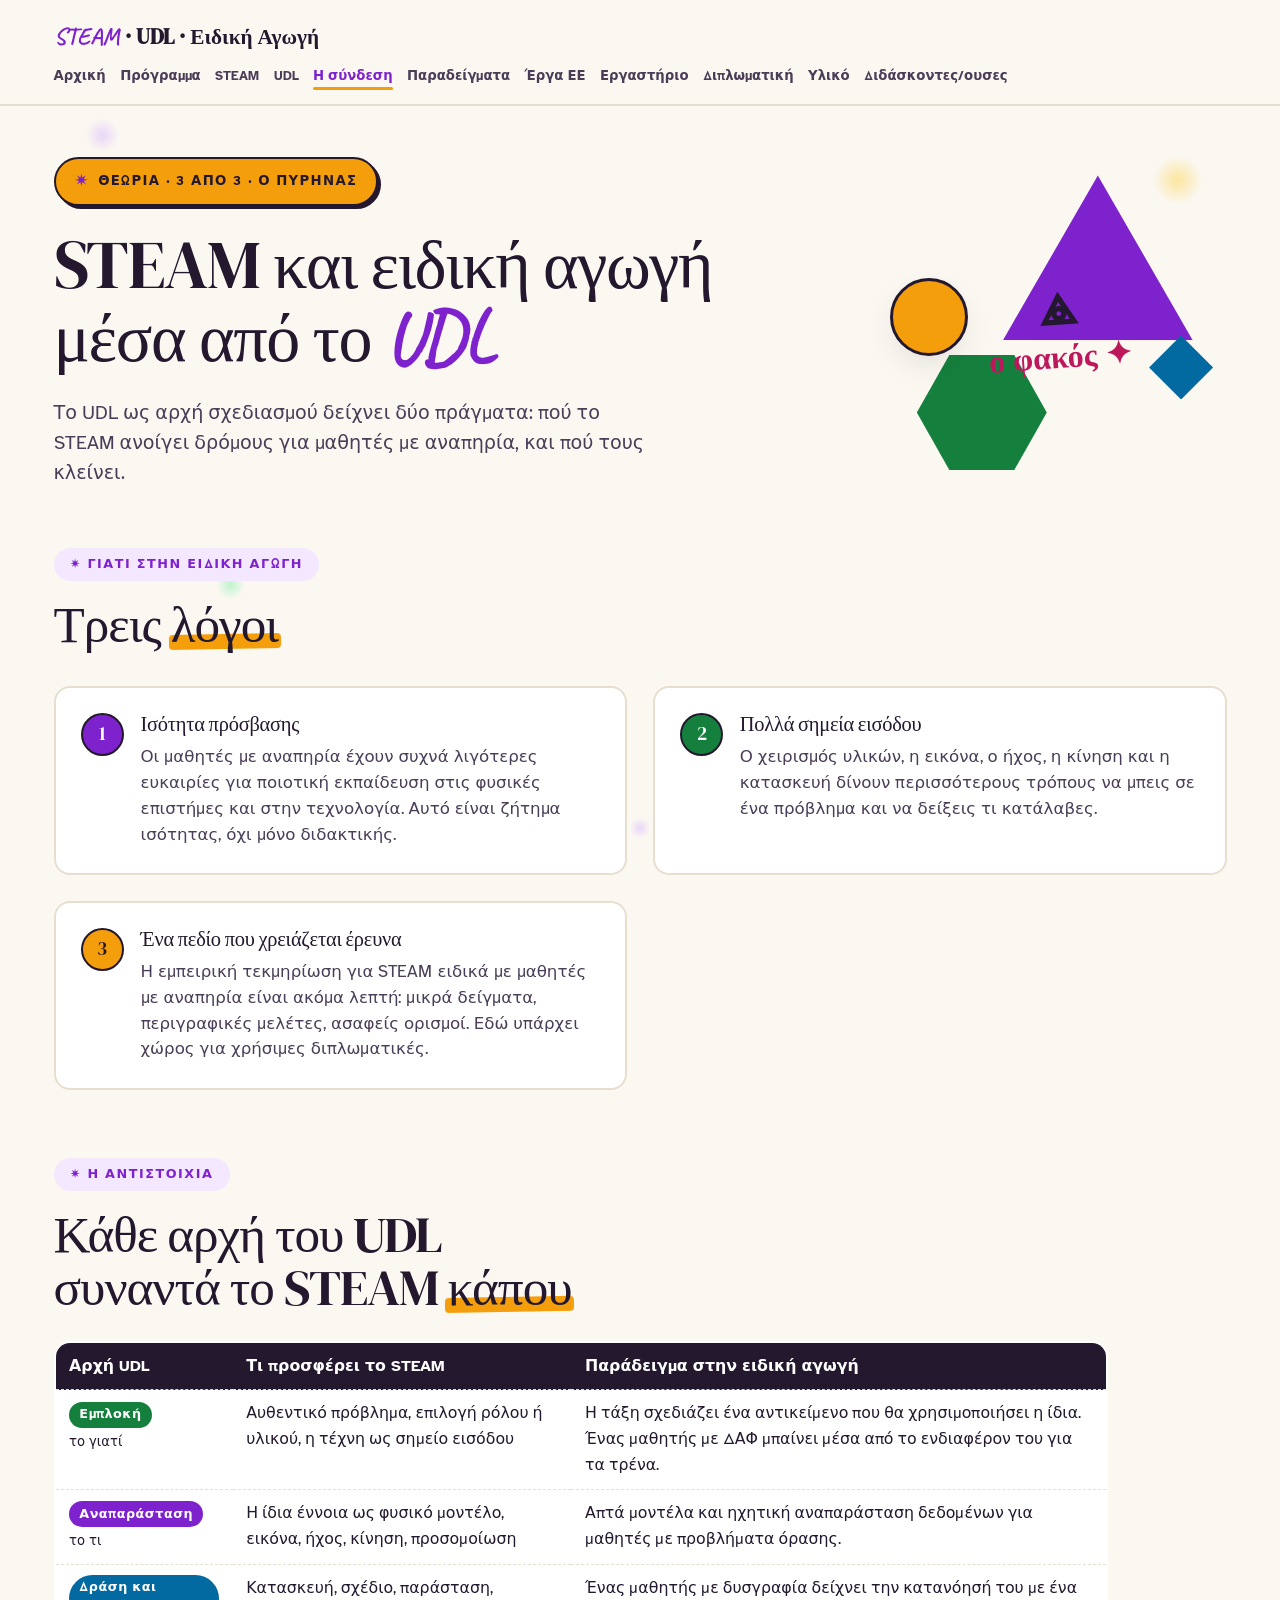
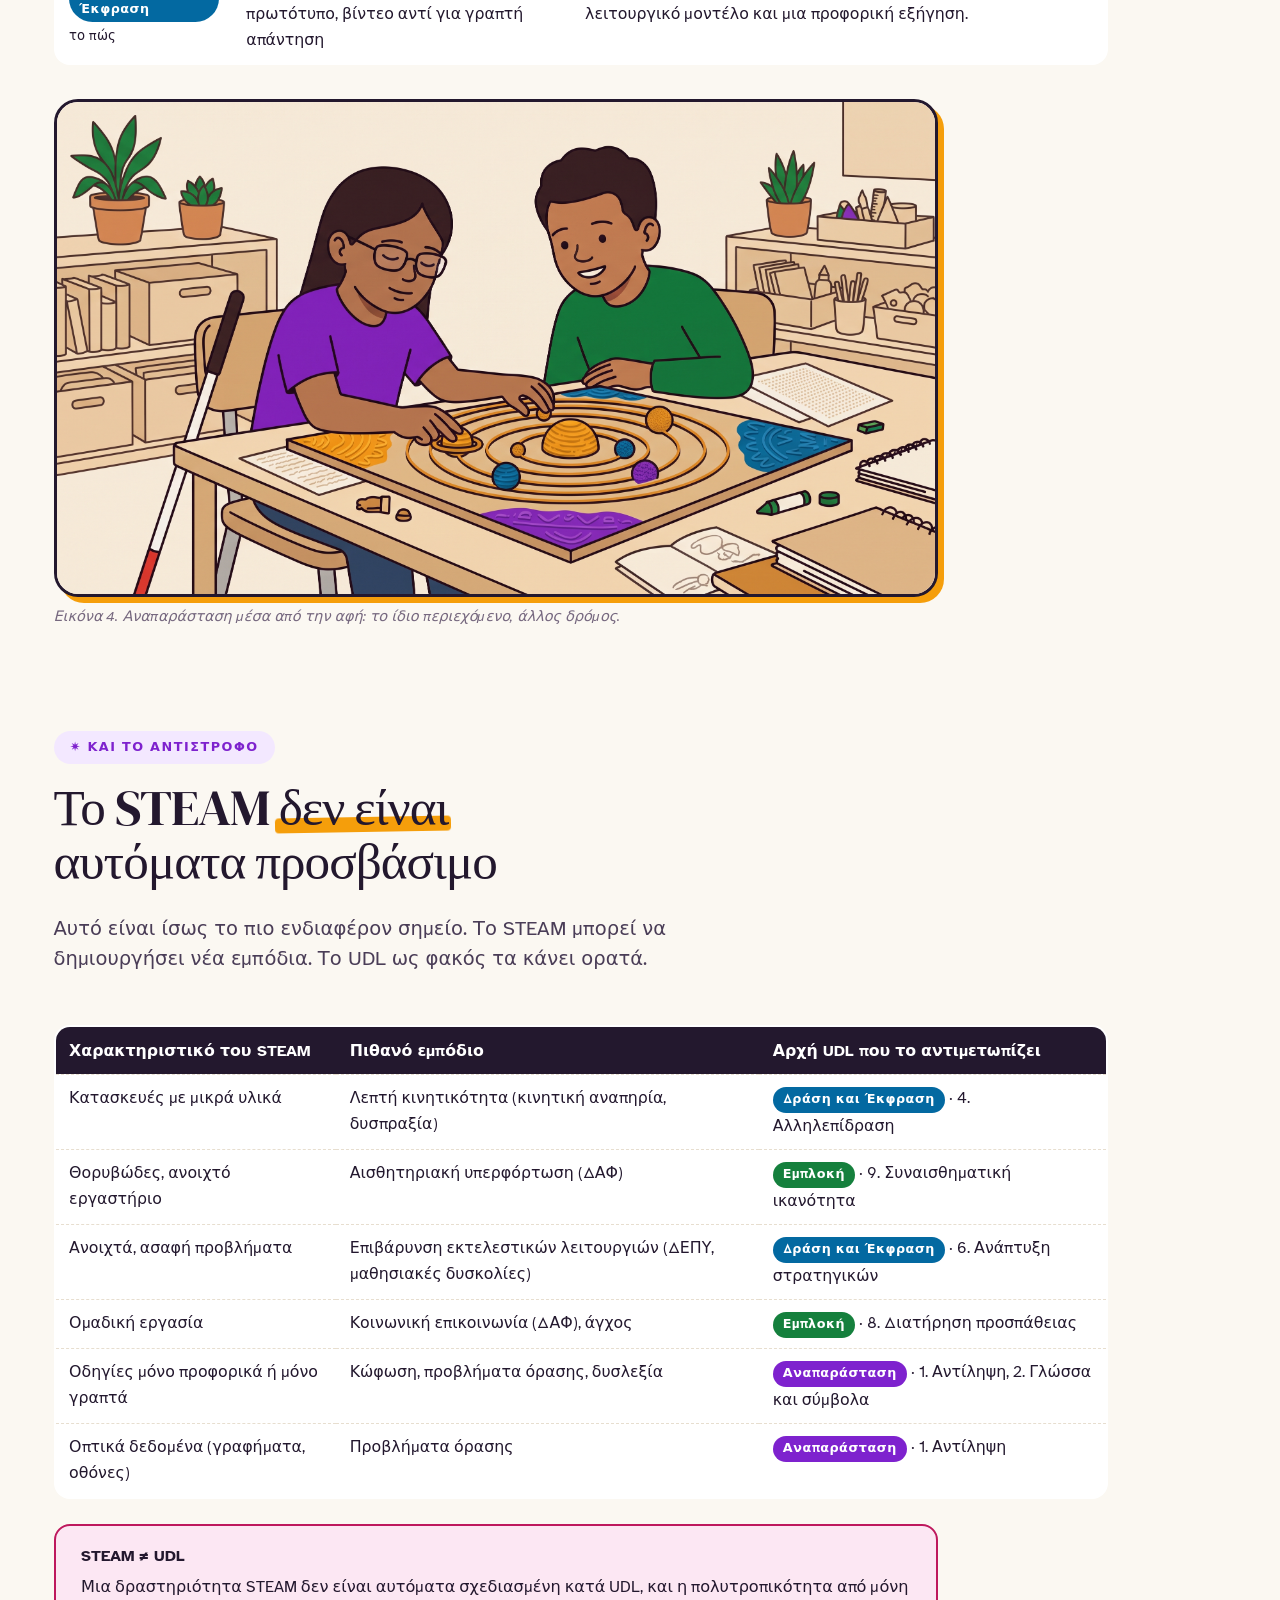
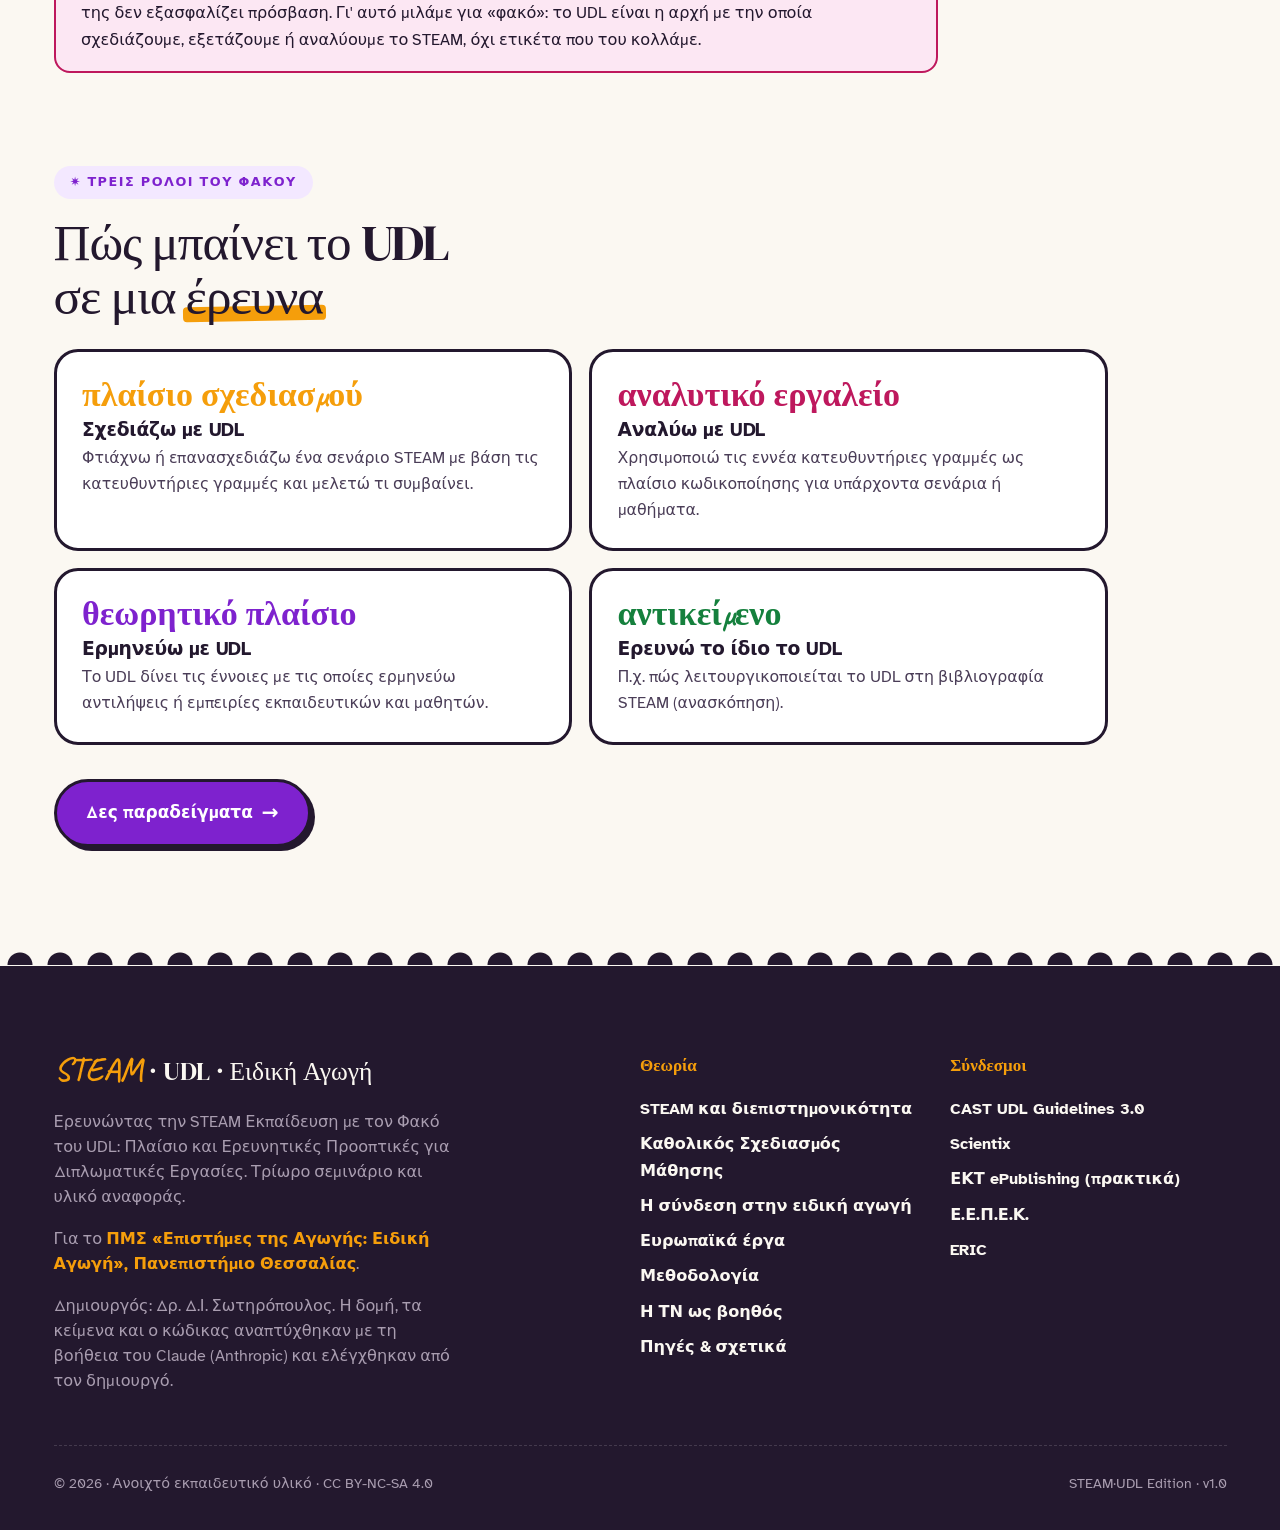
<file: connection.html>
<!DOCTYPE html>
<html lang="el">
<head>
  <meta charset="UTF-8">
  <meta name="viewport" content="width=device-width, initial-scale=1.0">
  <title>Η σύνδεση · STEAM · UDL · Ειδική Αγωγή</title>
  <meta name="description" content="Πώς συνδέεται το STEAM με την ειδική αγωγή μέσα από το UDL ως αρχή σχεδιασμού: αντιστοιχίες, εμπόδια, γιατί μας ενδιαφέρει.">
  <link rel="stylesheet" href="assets/style.css">
  
</head>
<body>

<nav class="nav">
  <div class="nav-inner">
    <a href="index.html" class="nav-brand"><span class="spark">STEAM</span> · UDL · Ειδική Αγωγή</a>
    <ul class="nav-links"><li><a href="index.html">Αρχική</a></li><li><a href="program.html">Πρόγραμμα</a></li><li><a href="steam.html">STEAM</a></li><li><a href="udl.html">UDL</a></li><li><a href="connection.html" class="active">Η σύνδεση</a></li><li><a href="examples.html">Παραδείγματα</a></li><li><a href="projects.html">Έργα ΕΕ</a></li><li><a href="lab.html">Εργαστήριο</a></li><li><a href="thesis.html">Διπλωματική</a></li><li><a href="materials.html">Υλικό</a></li><li><a href="instructor.html">Διδάσκοντες/ουσες</a></li></ul>
  </div>
</nav>

<header class="hero hero-sm">
  <div class="container">
    <div class="hero-grid">
      <div class="hero-content">
        <div class="eyebrow fade-up">Θεωρία · 3 από 3 · ο πυρήνας</div>
        <h1 class="hero-title fade-up">STEAM και ειδική αγωγή<br>μέσα από το <span class="hand">UDL</span></h1>
        <p class="hero-subtitle fade-up">Το UDL ως αρχή σχεδιασμού δείχνει δύο πράγματα: πού το STEAM ανοίγει δρόμους για μαθητές με αναπηρία, και πού τους κλείνει.</p>
        
        
      </div>
      <div class="hero-illo">
        <div class="hero-shape shape-1"></div>
        <div class="hero-shape shape-2"></div>
        <div class="hero-shape shape-3"></div>
        <div class="hero-shape shape-4"></div>
        <div class="hero-label">⟁<br><span>ο φακός ✦</span></div>
      </div>
    </div>
  </div>
</header>

<section class="tight">
  <div class="container">
    <div class="section-eyebrow">✷ Γιατί στην ειδική αγωγή</div>
    <h2 class="section-title">Τρεις <span class="accent">λόγοι</span></h2>
    <div class="learn-grid">
      <div class="learn-item"><div class="learn-marker">1</div><div class="learn-content"><h4>Ισότητα πρόσβασης</h4><p>Οι μαθητές με αναπηρία έχουν συχνά λιγότερες ευκαιρίες για ποιοτική εκπαίδευση στις φυσικές επιστήμες και στην τεχνολογία. Αυτό είναι ζήτημα ισότητας, όχι μόνο διδακτικής.</p></div></div>
      <div class="learn-item"><div class="learn-marker">2</div><div class="learn-content"><h4>Πολλά σημεία εισόδου</h4><p>Ο χειρισμός υλικών, η εικόνα, ο ήχος, η κίνηση και η κατασκευή δίνουν περισσότερους τρόπους να μπεις σε ένα πρόβλημα και να δείξεις τι κατάλαβες.</p></div></div>
      <div class="learn-item"><div class="learn-marker">3</div><div class="learn-content"><h4>Ένα πεδίο που χρειάζεται έρευνα</h4><p>Η εμπειρική τεκμηρίωση για STEAM ειδικά με μαθητές με αναπηρία είναι ακόμα λεπτή: μικρά δείγματα, περιγραφικές μελέτες, ασαφείς ορισμοί. Εδώ υπάρχει χώρος για χρήσιμες διπλωματικές.</p></div></div>
    </div>
  </div>
</section>

<section class="tight">
  <div class="container">
    <div class="section-eyebrow">✷ Η αντιστοιχία</div>
    <h2 class="section-title">Κάθε αρχή του UDL<br>συναντά το STEAM <span class="accent">κάπου</span></h2>
    <div class="tbl-wrap" style="max-width:62rem;"><table class="tbl">
      <tr><th>Αρχή UDL</th><th>Τι προσφέρει το STEAM</th><th>Παράδειγμα στην ειδική αγωγή</th></tr>
      <tr><td><span class="pr pr-eng">Εμπλοκή</span><br><small>το γιατί</small></td><td>Αυθεντικό πρόβλημα, επιλογή ρόλου ή υλικού, η τέχνη ως σημείο εισόδου</td><td>Η τάξη σχεδιάζει ένα αντικείμενο που θα χρησιμοποιήσει η ίδια. Ένας μαθητής με ΔΑΦ μπαίνει μέσα από το ενδιαφέρον του για τα τρένα.</td></tr>
      <tr><td><span class="pr pr-rep">Αναπαράσταση</span><br><small>το τι</small></td><td>Η ίδια έννοια ως φυσικό μοντέλο, εικόνα, ήχος, κίνηση, προσομοίωση</td><td>Απτά μοντέλα και ηχητική αναπαράσταση δεδομένων για μαθητές με προβλήματα όρασης.</td></tr>
      <tr><td><span class="pr pr-act">Δράση και Έκφραση</span><br><small>το πώς</small></td><td>Κατασκευή, σχέδιο, παράσταση, πρωτότυπο, βίντεο αντί για γραπτή απάντηση</td><td>Ένας μαθητής με δυσγραφία δείχνει την κατανόησή του με ένα λειτουργικό μοντέλο και μια προφορική εξήγηση.</td></tr>
    </table></div>
<figure class="fig">
  <img src="images/img04.png" alt="Μαθήτρια εξερευνά με την αφή ένα τρισδιάστατο μοντέλο σε εργαστήριο STEAM" loading="lazy" width="1600" height="900">
  <figcaption>Εικόνα 4. Αναπαράσταση μέσα από την αφή: το ίδιο περιεχόμενο, άλλος δρόμος.</figcaption>
</figure>
  </div>
</section>

<section class="tight">
  <div class="container">
    <div class="section-eyebrow">✷ Και το αντίστροφο</div>
    <h2 class="section-title">Το STEAM <span class="accent">δεν είναι</span> αυτόματα προσβάσιμο</h2>
    <p class="section-lead">Αυτό είναι ίσως το πιο ενδιαφέρον σημείο. Το STEAM μπορεί να δημιουργήσει νέα εμπόδια. Το UDL ως φακός τα κάνει ορατά.</p>
    <div class="tbl-wrap" style="max-width:62rem;"><table class="tbl">
      <tr><th>Χαρακτηριστικό του STEAM</th><th>Πιθανό εμπόδιο</th><th>Αρχή UDL που το αντιμετωπίζει</th></tr>
      <tr><td>Κατασκευές με μικρά υλικά</td><td>Λεπτή κινητικότητα (κινητική αναπηρία, δυσπραξία)</td><td><span class="pr pr-act">Δράση και Έκφραση</span> · 4. Αλληλεπίδραση</td></tr>
      <tr><td>Θορυβώδες, ανοιχτό εργαστήριο</td><td>Αισθητηριακή υπερφόρτωση (ΔΑΦ)</td><td><span class="pr pr-eng">Εμπλοκή</span> · 9. Συναισθηματική ικανότητα</td></tr>
      <tr><td>Ανοιχτά, ασαφή προβλήματα</td><td>Επιβάρυνση εκτελεστικών λειτουργιών (ΔΕΠΥ, μαθησιακές δυσκολίες)</td><td><span class="pr pr-act">Δράση και Έκφραση</span> · 6. Ανάπτυξη στρατηγικών</td></tr>
      <tr><td>Ομαδική εργασία</td><td>Κοινωνική επικοινωνία (ΔΑΦ), άγχος</td><td><span class="pr pr-eng">Εμπλοκή</span> · 8. Διατήρηση προσπάθειας</td></tr>
      <tr><td>Οδηγίες μόνο προφορικά ή μόνο γραπτά</td><td>Κώφωση, προβλήματα όρασης, δυσλεξία</td><td><span class="pr pr-rep">Αναπαράσταση</span> · 1. Αντίληψη, 2. Γλώσσα και σύμβολα</td></tr>
      <tr><td>Οπτικά δεδομένα (γραφήματα, οθόνες)</td><td>Προβλήματα όρασης</td><td><span class="pr pr-rep">Αναπαράσταση</span> · 1. Αντίληψη</td></tr>
    </table></div>
    <div class="box box-stop" style="max-width:52rem;">
      <strong>STEAM ≠ UDL</strong>
      <p>Μια δραστηριότητα STEAM δεν είναι αυτόματα σχεδιασμένη κατά UDL, και η πολυτροπικότητα από μόνη της δεν εξασφαλίζει πρόσβαση. Γι' αυτό μιλάμε για «φακό»: το UDL είναι η αρχή με την οποία σχεδιάζουμε, εξετάζουμε ή αναλύουμε το STEAM, όχι ετικέτα που του κολλάμε.</p>
    </div>
  </div>
</section>

<section class="tight">
  <div class="container">
    <div class="section-eyebrow">✷ Τρεις ρόλοι του φακού</div>
    <h2 class="section-title">Πώς μπαίνει το UDL<br>σε μια <span class="accent">έρευνα</span></h2>
    <div class="four" style="max-width:62rem;">
      <div><div class="q">πλαίσιο σχεδιασμού</div><h4>Σχεδιάζω με UDL</h4><p>Φτιάχνω ή επανασχεδιάζω ένα σενάριο STEAM με βάση τις κατευθυντήριες γραμμές και μελετώ τι συμβαίνει.</p></div>
      <div><div class="q">αναλυτικό εργαλείο</div><h4>Αναλύω με UDL</h4><p>Χρησιμοποιώ τις εννέα κατευθυντήριες γραμμές ως πλαίσιο κωδικοποίησης για υπάρχοντα σενάρια ή μαθήματα.</p></div>
      <div><div class="q">θεωρητικό πλαίσιο</div><h4>Ερμηνεύω με UDL</h4><p>Το UDL δίνει τις έννοιες με τις οποίες ερμηνεύω αντιλήψεις ή εμπειρίες εκπαιδευτικών και μαθητών.</p></div>
      <div><div class="q">αντικείμενο</div><h4>Ερευνώ το ίδιο το UDL</h4><p>Π.χ. πώς λειτουργικοποιείται το UDL στη βιβλιογραφία STEAM (ανασκόπηση).</p></div>
    </div>
    <div style="margin-top:var(--space-5);"><a href="examples.html" class="btn">Δες παραδείγματα <span class="arrow">→</span></a></div>
  </div>
</section>


<footer class="footer">
  <div class="container">
    <div class="footer-grid">
      <div>
        <div class="footer-brand"><span class="hand">STEAM</span> · UDL · Ειδική Αγωγή</div>
        <p class="footer-text">Ερευνώντας την STEAM Εκπαίδευση με τον Φακό του UDL: Πλαίσιο και Ερευνητικές Προοπτικές για Διπλωματικές Εργασίες. Τρίωρο σεμινάριο και υλικό αναφοράς.</p>
        <p class="footer-text" style="margin-top:1rem;">Για το <a href="https://maspecialed.sed.uth.gr/" target="_blank" rel="noopener" style="color:var(--sun);">ΠΜΣ «Επιστήμες της Αγωγής: Ειδική Αγωγή», Πανεπιστήμιο Θεσσαλίας</a>.</p>
        <p class="footer-text" style="margin-top:1rem;">Δημιουργός: Δρ. Δ.Ι. Σωτηρόπουλος. Η δομή, τα κείμενα και ο κώδικας αναπτύχθηκαν με τη βοήθεια του Claude (Anthropic) και ελέγχθηκαν από τον δημιουργό.</p>
      </div>
      <div>
        <h5>Θεωρία</h5>
        <ul>
          <li><a href="steam.html">STEAM και διεπιστημονικότητα</a></li>
          <li><a href="udl.html">Καθολικός Σχεδιασμός Μάθησης</a></li>
          <li><a href="connection.html">Η σύνδεση στην ειδική αγωγή</a></li>
          <li><a href="projects.html">Ευρωπαϊκά έργα</a></li>
          <li><a href="methodology.html">Μεθοδολογία</a></li>
          <li><a href="ai.html">Η ΤΝ ως βοηθός</a></li>
          <li><a href="about.html">Πηγές &amp; σχετικά</a></li>
        </ul>
      </div>
      <div>
        <h5>Σύνδεσμοι</h5>
        <ul>
          <li><a href="https://udlguidelines.cast.org/" target="_blank" rel="noopener">CAST UDL Guidelines 3.0</a></li>
          <li><a href="https://www.scientix.eu/" target="_blank" rel="noopener">Scientix</a></li>
          <li><a href="https://eproceedings.epublishing.ekt.gr/" target="_blank" rel="noopener">ΕΚΤ ePublishing (πρακτικά)</a></li>
          <li><a href="https://www.eepek.gr/el" target="_blank" rel="noopener">Ε.Ε.Π.Ε.Κ.</a></li>
          <li><a href="https://eric.ed.gov" target="_blank" rel="noopener">ERIC</a></li>
        </ul>
      </div>
    </div>
    <div class="footer-bottom">
      <div>© 2026 · Ανοιχτό εκπαιδευτικό υλικό · CC BY-NC-SA 4.0</div>
      <div>STEAM·UDL Edition · v1.0</div>
    </div>
  </div>
</footer>

</body>
</html>
</file>
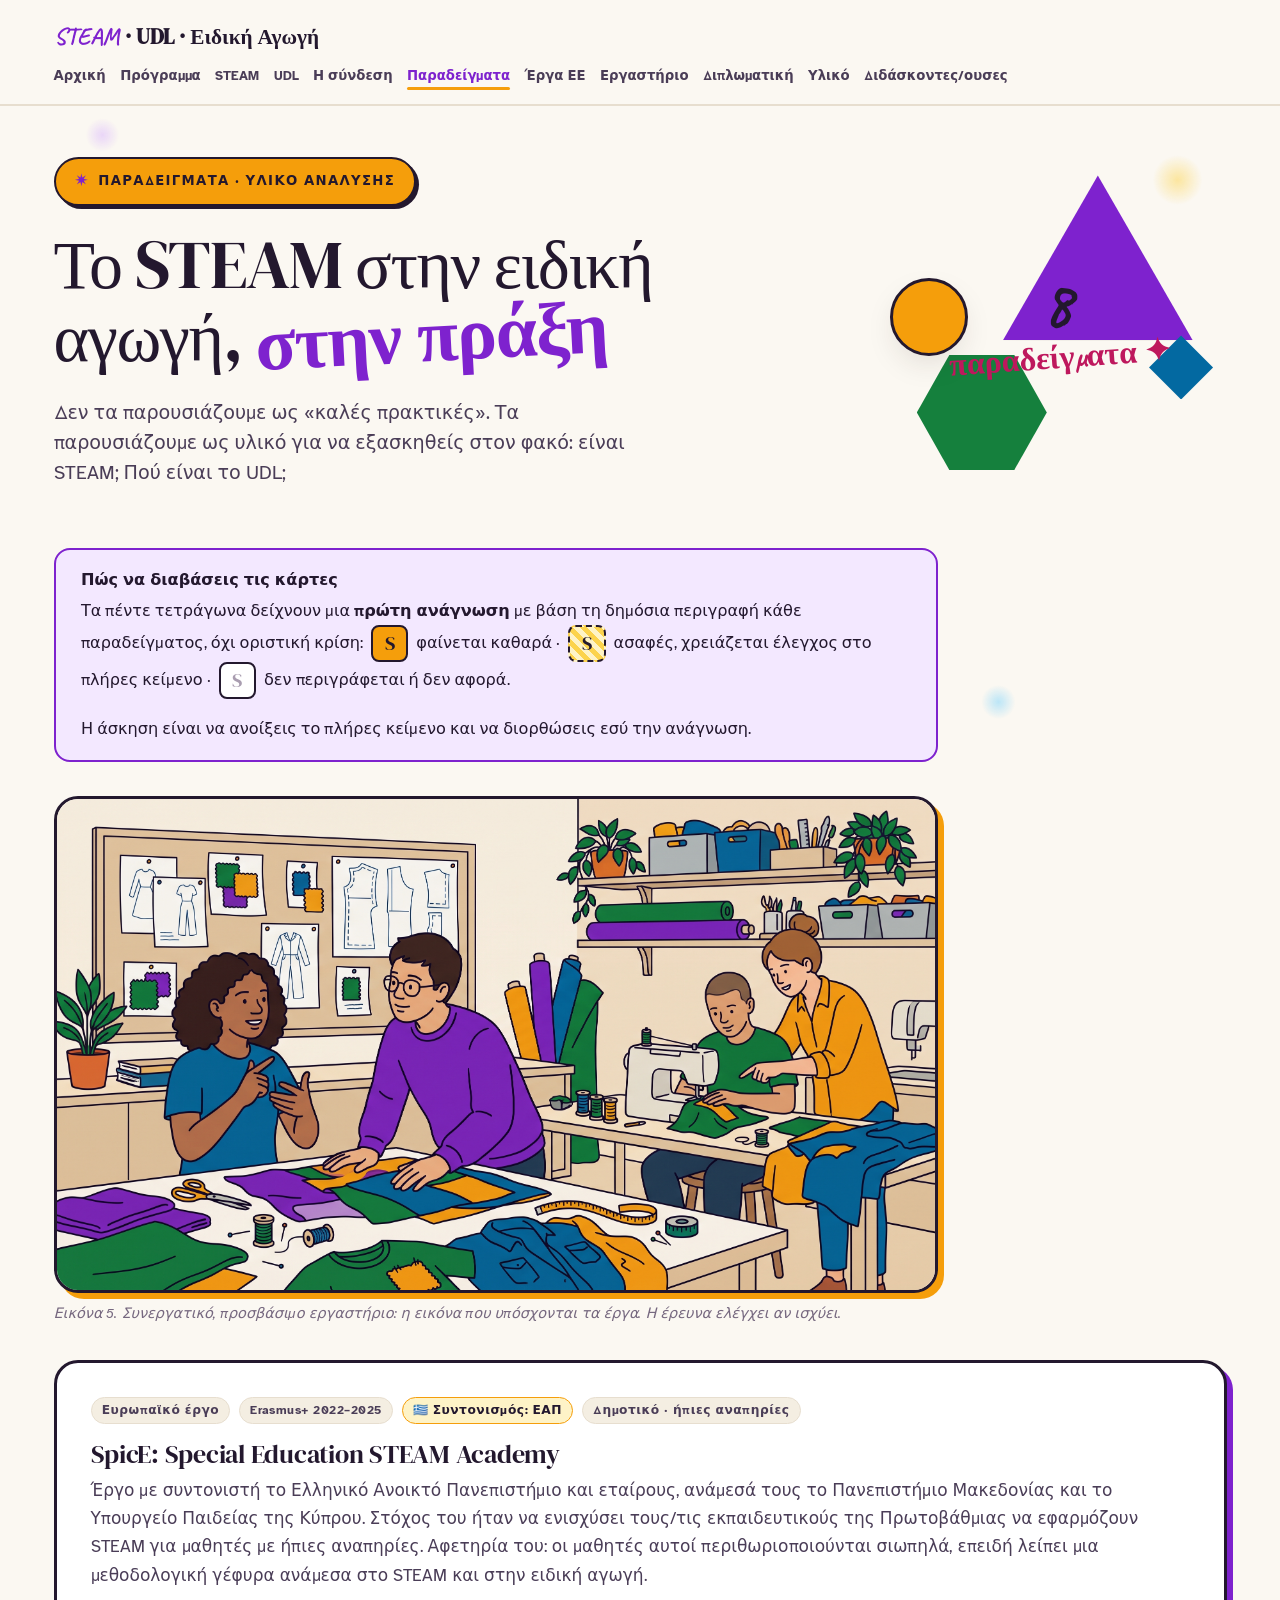
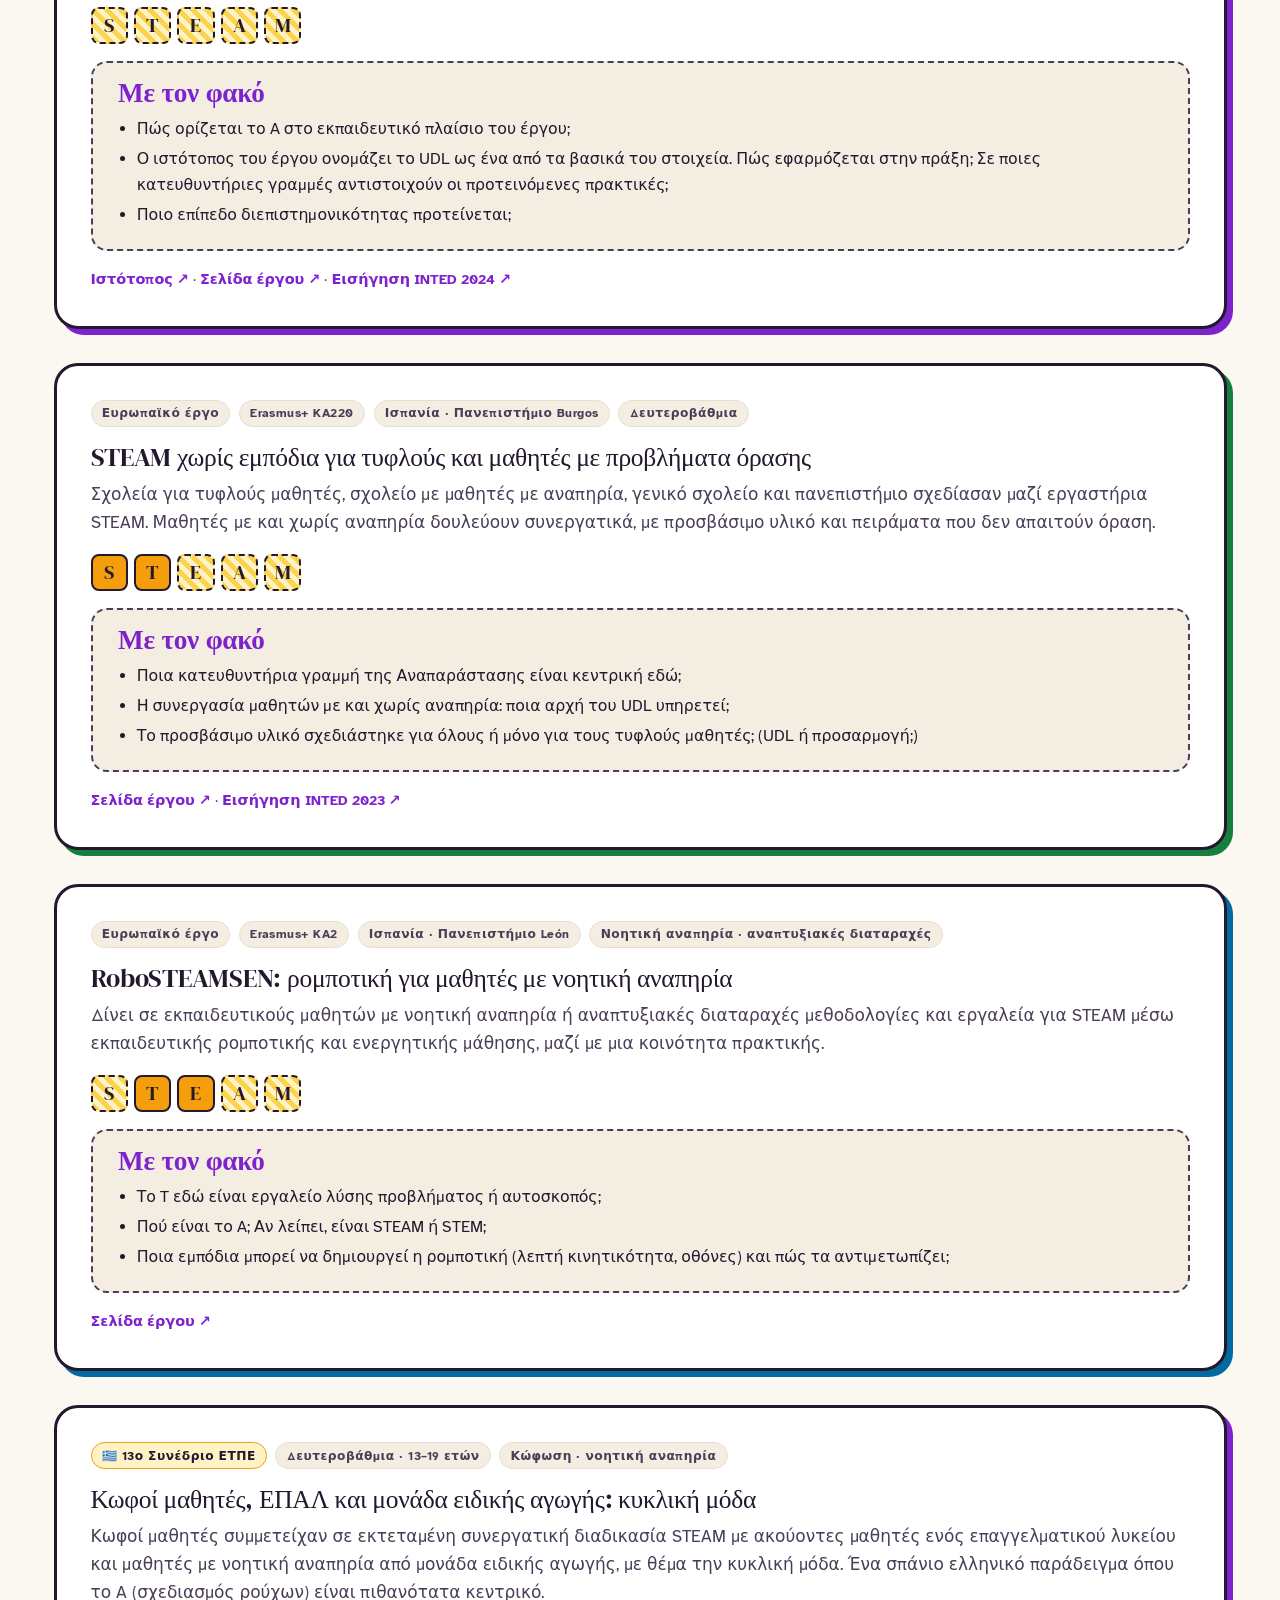
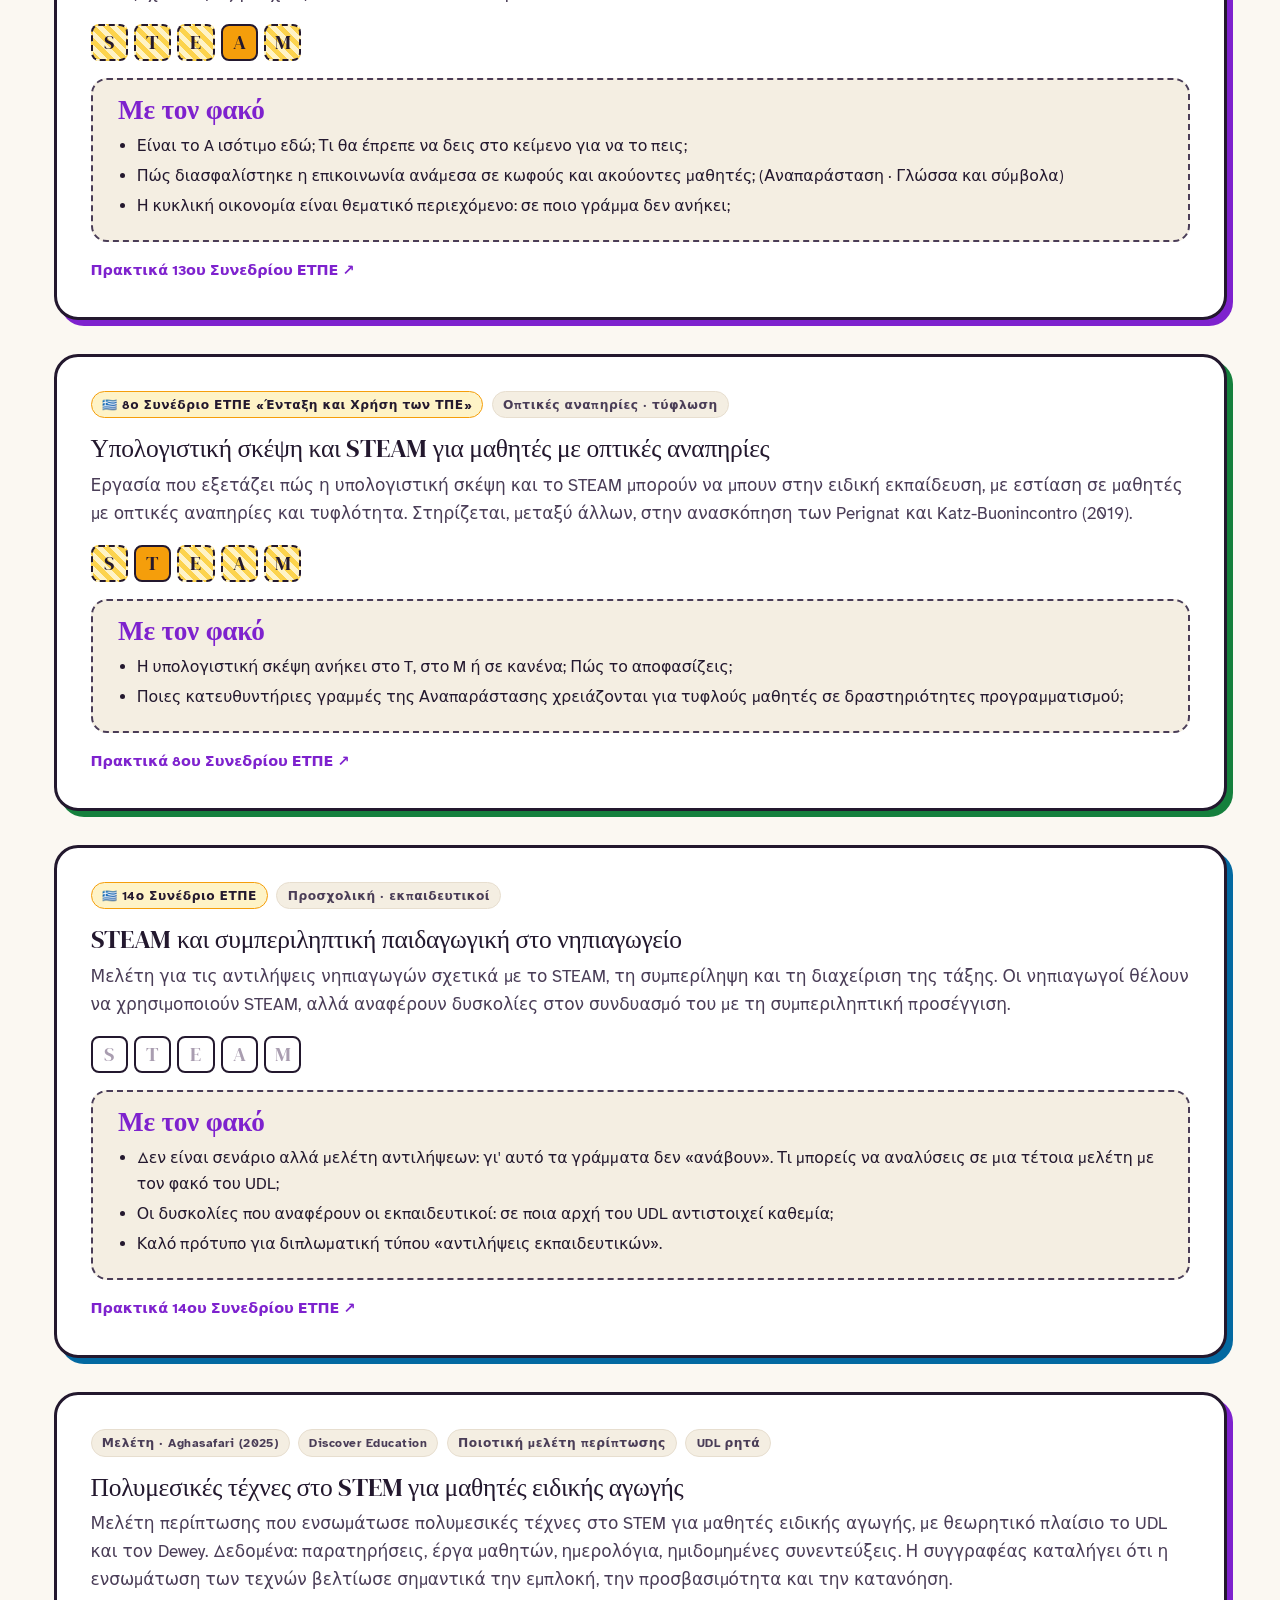
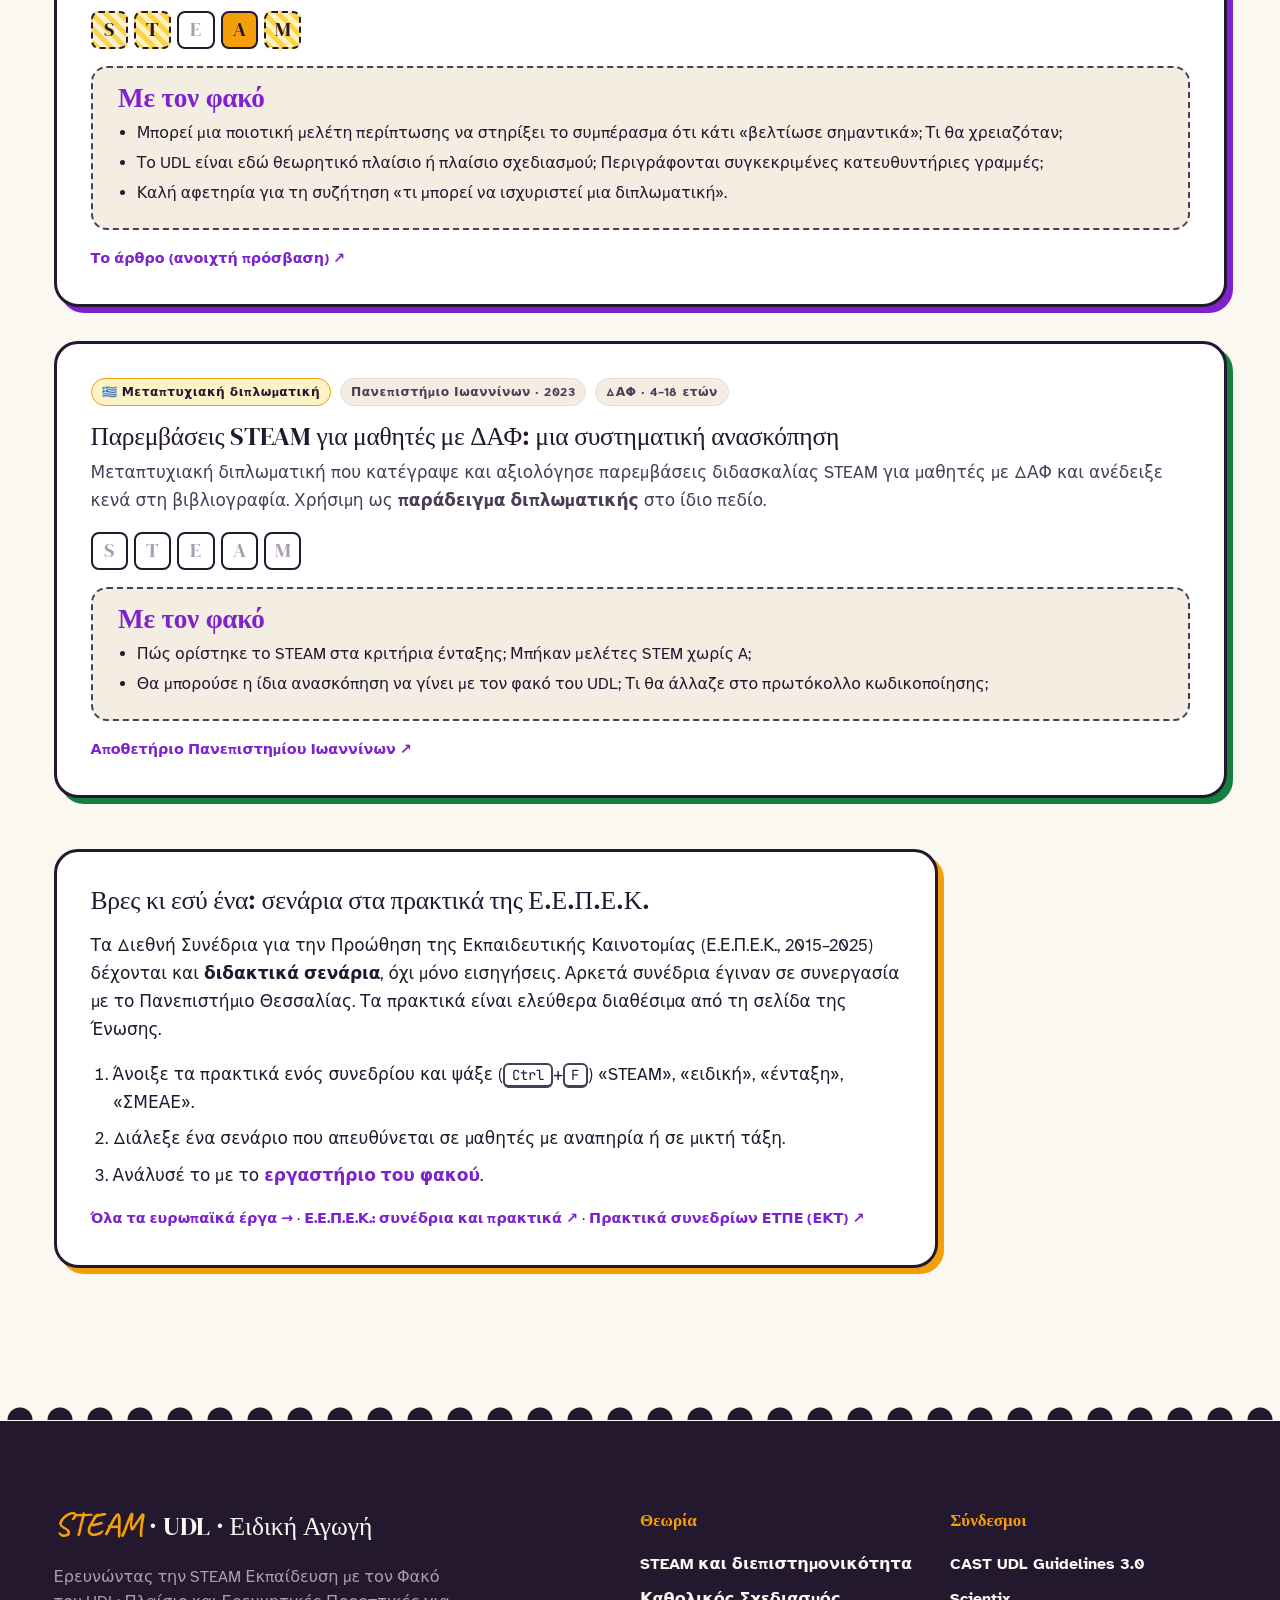
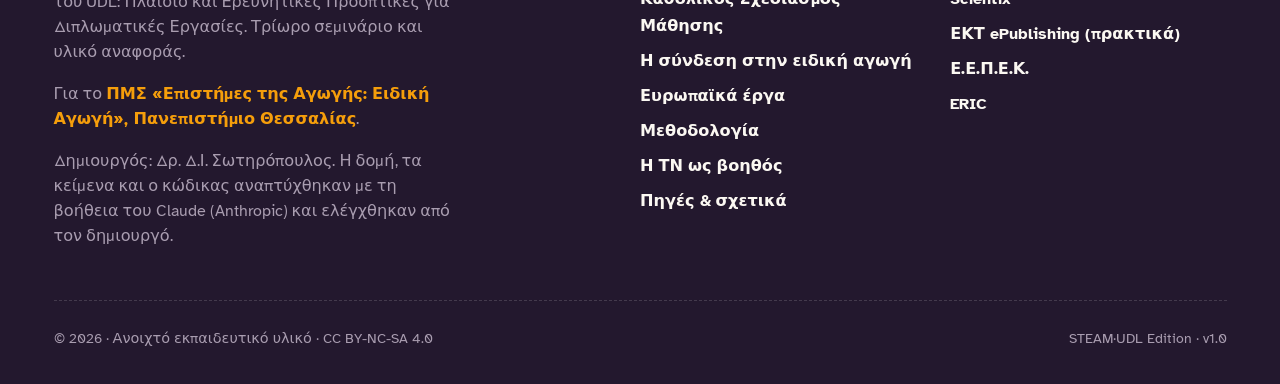
<file: examples.html>
<!DOCTYPE html>
<html lang="el">
<head>
  <meta charset="UTF-8">
  <meta name="viewport" content="width=device-width, initial-scale=1.0">
  <title>Παραδείγματα · STEAM · UDL · Ειδική Αγωγή</title>
  <meta name="description" content="Ευρωπαϊκά έργα, ελληνικές εργασίες συνεδρίων και μελέτες για STEAM και ειδική αγωγή, με ερωτήματα ανάλυσης μέσα από τον φακό του UDL.">
  <link rel="stylesheet" href="assets/style.css">
  
</head>
<body>

<nav class="nav">
  <div class="nav-inner">
    <a href="index.html" class="nav-brand"><span class="spark">STEAM</span> · UDL · Ειδική Αγωγή</a>
    <ul class="nav-links"><li><a href="index.html">Αρχική</a></li><li><a href="program.html">Πρόγραμμα</a></li><li><a href="steam.html">STEAM</a></li><li><a href="udl.html">UDL</a></li><li><a href="connection.html">Η σύνδεση</a></li><li><a href="examples.html" class="active">Παραδείγματα</a></li><li><a href="projects.html">Έργα ΕΕ</a></li><li><a href="lab.html">Εργαστήριο</a></li><li><a href="thesis.html">Διπλωματική</a></li><li><a href="materials.html">Υλικό</a></li><li><a href="instructor.html">Διδάσκοντες/ουσες</a></li></ul>
  </div>
</nav>

<header class="hero hero-sm">
  <div class="container">
    <div class="hero-grid">
      <div class="hero-content">
        <div class="eyebrow fade-up">Παραδείγματα · υλικό ανάλυσης</div>
        <h1 class="hero-title fade-up">Το STEAM στην ειδική αγωγή, <span class="hand">στην πράξη</span></h1>
        <p class="hero-subtitle fade-up">Δεν τα παρουσιάζουμε ως «καλές πρακτικές». Τα παρουσιάζουμε ως υλικό για να εξασκηθείς στον φακό: είναι STEAM; Πού είναι το UDL;</p>
        
        
      </div>
      <div class="hero-illo">
        <div class="hero-shape shape-1"></div>
        <div class="hero-shape shape-2"></div>
        <div class="hero-shape shape-3"></div>
        <div class="hero-shape shape-4"></div>
        <div class="hero-label">8<br><span>παραδείγματα ✦</span></div>
      </div>
    </div>
  </div>
</header>

<section class="tight">
  <div class="container">
    <div class="box box-info" style="max-width:52rem;margin-top:0;">
      <strong>Πώς να διαβάσεις τις κάρτες</strong>
      <p>Τα πέντε τετράγωνα δείχνουν μια <strong>πρώτη ανάγνωση</strong> με βάση τη δημόσια περιγραφή κάθε παραδείγματος, όχι οριστική κρίση:
      <span class="letters" style="display:inline-flex;vertical-align:middle;margin:0 4px;"><span class="on">S</span></span> φαίνεται καθαρά ·
      <span class="letters" style="display:inline-flex;vertical-align:middle;margin:0 4px;"><span class="half">S</span></span> ασαφές, χρειάζεται έλεγχος στο πλήρες κείμενο ·
      <span class="letters" style="display:inline-flex;vertical-align:middle;margin:0 4px;"><span>S</span></span> δεν περιγράφεται ή δεν αφορά.</p>
      <p>Η άσκηση είναι να ανοίξεις το πλήρες κείμενο και να διορθώσεις εσύ την ανάγνωση.</p>
    </div>
<figure class="fig">
  <img src="images/img05.png" alt="Μαθητές με και χωρίς αναπηρία δουλεύουν μαζί σε ένα προσβάσιμο εργαστήριο STEAM" loading="lazy" width="1600" height="900">
  <figcaption>Εικόνα 5. Συνεργατικό, προσβάσιμο εργαστήριο: η εικόνα που υπόσχονται τα έργα. Η έρευνα ελέγχει αν ισχύει.</figcaption>
</figure>
    <div class="ex-grid"><article class="ex-card">
  <div class="ex-meta"><span class="tag">Ευρωπαϊκό έργο</span><span class="tag">Erasmus+ 2022–2025</span><span class="tag t-gr">🇬🇷 Συντονισμός: ΕΑΠ</span><span class="tag">Δημοτικό · ήπιες αναπηρίες</span></div>
  <h3>SpicE: Special Education STEAM Academy</h3>
  <p>Έργο με συντονιστή το Ελληνικό Ανοικτό Πανεπιστήμιο και εταίρους, ανάμεσά τους το Πανεπιστήμιο Μακεδονίας και το Υπουργείο Παιδείας της Κύπρου. Στόχος του ήταν να ενισχύσει τους/τις εκπαιδευτικούς της Πρωτοβάθμιας να εφαρμόζουν STEAM για μαθητές με ήπιες αναπηρίες. Αφετηρία του: οι μαθητές αυτοί περιθωριοποιούνται σιωπηλά, επειδή λείπει μια μεθοδολογική γέφυρα ανάμεσα στο STEAM και στην ειδική αγωγή.</p>
  <div class="letters" aria-label="Γράμματα STEAM"><span class="half" title="S">S</span><span class="half" title="T">T</span><span class="half" title="E">E</span><span class="half" title="A">A</span><span class="half" title="M">M</span></div>
  <div class="lens"><h4>Με τον φακό</h4><ul><li>Πώς ορίζεται το A στο εκπαιδευτικό πλαίσιο του έργου;</li><li>Ο ιστότοπος του έργου ονομάζει το UDL ως ένα από τα βασικά του στοιχεία. Πώς εφαρμόζεται στην πράξη; Σε ποιες κατευθυντήριες γραμμές αντιστοιχούν οι προτεινόμενες πρακτικές;</li><li>Ποιο επίπεδο διεπιστημονικότητας προτείνεται;</li></ul></div>
  <p class="src"><a href="https://spiceacademy.eu/" target="_blank" rel="noopener">Ιστότοπος ↗</a> · <a href="https://web.ua.es/en/ogpi/institucionales/projects/spice.html" target="_blank" rel="noopener">Σελίδα έργου ↗</a> · <a href="https://library.iated.org/view/SPYROPOULOU2024BRI" target="_blank" rel="noopener">Εισήγηση INTED 2024 ↗</a></p>
</article><article class="ex-card">
  <div class="ex-meta"><span class="tag">Ευρωπαϊκό έργο</span><span class="tag">Erasmus+ KA220</span><span class="tag">Ισπανία · Πανεπιστήμιο Burgos</span><span class="tag">Δευτεροβάθμια</span></div>
  <h3>STEAM χωρίς εμπόδια για τυφλούς και μαθητές με προβλήματα όρασης</h3>
  <p>Σχολεία για τυφλούς μαθητές, σχολείο με μαθητές με αναπηρία, γενικό σχολείο και πανεπιστήμιο σχεδίασαν μαζί εργαστήρια STEAM. Μαθητές με και χωρίς αναπηρία δουλεύουν συνεργατικά, με προσβάσιμο υλικό και πειράματα που δεν απαιτούν όραση.</p>
  <div class="letters" aria-label="Γράμματα STEAM"><span class="on" title="S">S</span><span class="on" title="T">T</span><span class="half" title="E">E</span><span class="half" title="A">A</span><span class="half" title="M">M</span></div>
  <div class="lens"><h4>Με τον φακό</h4><ul><li>Ποια κατευθυντήρια γραμμή της Αναπαράστασης είναι κεντρική εδώ;</li><li>Η συνεργασία μαθητών με και χωρίς αναπηρία: ποια αρχή του UDL υπηρετεί;</li><li>Το προσβάσιμο υλικό σχεδιάστηκε για όλους ή μόνο για τους τυφλούς μαθητές; (UDL ή προσαρμογή;)</li></ul></div>
  <p class="src"><a href="https://www.ubu.es/node/92954" target="_blank" rel="noopener">Σελίδα έργου ↗</a> · <a href="https://doi.org/10.21125/inted.2023.0565" target="_blank" rel="noopener">Εισήγηση INTED 2023 ↗</a></p>
</article><article class="ex-card">
  <div class="ex-meta"><span class="tag">Ευρωπαϊκό έργο</span><span class="tag">Erasmus+ KA2</span><span class="tag">Ισπανία · Πανεπιστήμιο León</span><span class="tag">Νοητική αναπηρία · αναπτυξιακές διαταραχές</span></div>
  <h3>RoboSTEAMSEN: ρομποτική για μαθητές με νοητική αναπηρία</h3>
  <p>Δίνει σε εκπαιδευτικούς μαθητών με νοητική αναπηρία ή αναπτυξιακές διαταραχές μεθοδολογίες και εργαλεία για STEAM μέσω εκπαιδευτικής ρομποτικής και ενεργητικής μάθησης, μαζί με μια κοινότητα πρακτικής.</p>
  <div class="letters" aria-label="Γράμματα STEAM"><span class="half" title="S">S</span><span class="on" title="T">T</span><span class="on" title="E">E</span><span class="half" title="A">A</span><span class="half" title="M">M</span></div>
  <div class="lens"><h4>Με τον φακό</h4><ul><li>Το T εδώ είναι εργαλείο λύσης προβλήματος ή αυτοσκοπός;</li><li>Πού είναι το A; Αν λείπει, είναι STEAM ή STEM;</li><li>Ποια εμπόδια μπορεί να δημιουργεί η ρομποτική (λεπτή κινητικότητα, οθόνες) και πώς τα αντιμετωπίζει;</li></ul></div>
  <p class="src"><a href="https://pixel-online.net/project.php?id=194" target="_blank" rel="noopener">Σελίδα έργου ↗</a></p>
</article><article class="ex-card">
  <div class="ex-meta"><span class="tag t-gr">🇬🇷 13ο Συνέδριο ΕΤΠΕ</span><span class="tag">Δευτεροβάθμια · 13–19 ετών</span><span class="tag">Κώφωση · νοητική αναπηρία</span></div>
  <h3>Κωφοί μαθητές, ΕΠΑΛ και μονάδα ειδικής αγωγής: κυκλική μόδα</h3>
  <p>Κωφοί μαθητές συμμετείχαν σε εκτεταμένη συνεργατική διαδικασία STEAM με ακούοντες μαθητές ενός επαγγελματικού λυκείου και μαθητές με νοητική αναπηρία από μονάδα ειδικής αγωγής, με θέμα την κυκλική μόδα. Ένα σπάνιο ελληνικό παράδειγμα όπου το A (σχεδιασμός ρούχων) είναι πιθανότατα κεντρικό.</p>
  <div class="letters" aria-label="Γράμματα STEAM"><span class="half" title="S">S</span><span class="half" title="T">T</span><span class="half" title="E">E</span><span class="on" title="A">A</span><span class="half" title="M">M</span></div>
  <div class="lens"><h4>Με τον φακό</h4><ul><li>Είναι το A ισότιμο εδώ; Τι θα έπρεπε να δεις στο κείμενο για να το πεις;</li><li>Πώς διασφαλίστηκε η επικοινωνία ανάμεσα σε κωφούς και ακούοντες μαθητές; (Αναπαράσταση · Γλώσσα και σύμβολα)</li><li>Η κυκλική οικονομία είναι θεματικό περιεχόμενο: σε ποιο γράμμα δεν ανήκει;</li></ul></div>
  <p class="src"><a href="https://eproceedings.epublishing.ekt.gr/index.php/cetpe/article/download/7341/6647/16890" target="_blank" rel="noopener">Πρακτικά 13ου Συνεδρίου ΕΤΠΕ ↗</a></p>
</article><article class="ex-card">
  <div class="ex-meta"><span class="tag t-gr">🇬🇷 8ο Συνέδριο ΕΤΠΕ «Ένταξη και Χρήση των ΤΠΕ»</span><span class="tag">Οπτικές αναπηρίες · τύφλωση</span></div>
  <h3>Υπολογιστική σκέψη και STEAM για μαθητές με οπτικές αναπηρίες</h3>
  <p>Εργασία που εξετάζει πώς η υπολογιστική σκέψη και το STEAM μπορούν να μπουν στην ειδική εκπαίδευση, με εστίαση σε μαθητές με οπτικές αναπηρίες και τυφλότητα. Στηρίζεται, μεταξύ άλλων, στην ανασκόπηση των Perignat και Katz-Buonincontro (2019).</p>
  <div class="letters" aria-label="Γράμματα STEAM"><span class="half" title="S">S</span><span class="on" title="T">T</span><span class="half" title="E">E</span><span class="half" title="A">A</span><span class="half" title="M">M</span></div>
  <div class="lens"><h4>Με τον φακό</h4><ul><li>Η υπολογιστική σκέψη ανήκει στο T, στο M ή σε κανένα; Πώς το αποφασίζεις;</li><li>Ποιες κατευθυντήριες γραμμές της Αναπαράστασης χρειάζονται για τυφλούς μαθητές σε δραστηριότητες προγραμματισμού;</li></ul></div>
  <p class="src"><a href="https://eproceedings.epublishing.ekt.gr/index.php/cetpe/article/view/8504" target="_blank" rel="noopener">Πρακτικά 8ου Συνεδρίου ΕΤΠΕ ↗</a></p>
</article><article class="ex-card">
  <div class="ex-meta"><span class="tag t-gr">🇬🇷 14ο Συνέδριο ΕΤΠΕ</span><span class="tag">Προσχολική · εκπαιδευτικοί</span></div>
  <h3>STEAM και συμπεριληπτική παιδαγωγική στο νηπιαγωγείο</h3>
  <p>Μελέτη για τις αντιλήψεις νηπιαγωγών σχετικά με το STEAM, τη συμπερίληψη και τη διαχείριση της τάξης. Οι νηπιαγωγοί θέλουν να χρησιμοποιούν STEAM, αλλά αναφέρουν δυσκολίες στον συνδυασμό του με τη συμπεριληπτική προσέγγιση.</p>
  <div class="letters" aria-label="Γράμματα STEAM"><span class="" title="S">S</span><span class="" title="T">T</span><span class="" title="E">E</span><span class="" title="A">A</span><span class="" title="M">M</span></div>
  <div class="lens"><h4>Με τον φακό</h4><ul><li>Δεν είναι σενάριο αλλά μελέτη αντιλήψεων: γι' αυτό τα γράμματα δεν «ανάβουν». Τι μπορείς να αναλύσεις σε μια τέτοια μελέτη με τον φακό του UDL;</li><li>Οι δυσκολίες που αναφέρουν οι εκπαιδευτικοί: σε ποια αρχή του UDL αντιστοιχεί καθεμία;</li><li>Καλό πρότυπο για διπλωματική τύπου «αντιλήψεις εκπαιδευτικών».</li></ul></div>
  <p class="src"><a href="https://eproceedings.epublishing.ekt.gr/index.php/cetpe/article/download/9470/8466/22534" target="_blank" rel="noopener">Πρακτικά 14ου Συνεδρίου ΕΤΠΕ ↗</a></p>
</article><article class="ex-card">
  <div class="ex-meta"><span class="tag">Μελέτη · Aghasafari (2025)</span><span class="tag">Discover Education</span><span class="tag">Ποιοτική μελέτη περίπτωσης</span><span class="tag">UDL ρητά</span></div>
  <h3>Πολυμεσικές τέχνες στο STEM για μαθητές ειδικής αγωγής</h3>
  <p>Μελέτη περίπτωσης που ενσωμάτωσε πολυμεσικές τέχνες στο STEM για μαθητές ειδικής αγωγής, με θεωρητικό πλαίσιο το UDL και τον Dewey. Δεδομένα: παρατηρήσεις, έργα μαθητών, ημερολόγια, ημιδομημένες συνεντεύξεις. Η συγγραφέας καταλήγει ότι η ενσωμάτωση των τεχνών βελτίωσε σημαντικά την εμπλοκή, την προσβασιμότητα και την κατανόηση.</p>
  <div class="letters" aria-label="Γράμματα STEAM"><span class="half" title="S">S</span><span class="half" title="T">T</span><span class="" title="E">E</span><span class="on" title="A">A</span><span class="half" title="M">M</span></div>
  <div class="lens"><h4>Με τον φακό</h4><ul><li>Μπορεί μια ποιοτική μελέτη περίπτωσης να στηρίξει το συμπέρασμα ότι κάτι «βελτίωσε σημαντικά»; Τι θα χρειαζόταν;</li><li>Το UDL είναι εδώ θεωρητικό πλαίσιο ή πλαίσιο σχεδιασμού; Περιγράφονται συγκεκριμένες κατευθυντήριες γραμμές;</li><li>Καλή αφετηρία για τη συζήτηση «τι μπορεί να ισχυριστεί μια διπλωματική».</li></ul></div>
  <p class="src"><a href="https://link.springer.com/article/10.1007/s44217-025-00440-7" target="_blank" rel="noopener">Το άρθρο (ανοιχτή πρόσβαση) ↗</a></p>
</article><article class="ex-card">
  <div class="ex-meta"><span class="tag t-gr">🇬🇷 Μεταπτυχιακή διπλωματική</span><span class="tag">Πανεπιστήμιο Ιωαννίνων · 2023</span><span class="tag">ΔΑΦ · 4–18 ετών</span></div>
  <h3>Παρεμβάσεις STEAM για μαθητές με ΔΑΦ: μια συστηματική ανασκόπηση</h3>
  <p>Μεταπτυχιακή διπλωματική που κατέγραψε και αξιολόγησε παρεμβάσεις διδασκαλίας STEAM για μαθητές με ΔΑΦ και ανέδειξε κενά στη βιβλιογραφία. Χρήσιμη ως <strong>παράδειγμα διπλωματικής</strong> στο ίδιο πεδίο.</p>
  <div class="letters" aria-label="Γράμματα STEAM"><span class="" title="S">S</span><span class="" title="T">T</span><span class="" title="E">E</span><span class="" title="A">A</span><span class="" title="M">M</span></div>
  <div class="lens"><h4>Με τον φακό</h4><ul><li>Πώς ορίστηκε το STEAM στα κριτήρια ένταξης; Μπήκαν μελέτες STEM χωρίς A;</li><li>Θα μπορούσε η ίδια ανασκόπηση να γίνει με τον φακό του UDL; Τι θα άλλαζε στο πρωτόκολλο κωδικοποίησης;</li></ul></div>
  <p class="src"><a href="https://olympias.lib.uoi.gr/jspui/handle/123456789/32878" target="_blank" rel="noopener">Αποθετήριο Πανεπιστημίου Ιωαννίνων ↗</a></p>
</article></div>

    <div class="card c-sun" style="margin-top:var(--space-6);max-width:52rem;">
      <h3>Βρες κι εσύ ένα: σενάρια στα πρακτικά της Ε.Ε.Π.Ε.Κ.</h3>
      <p>Τα Διεθνή Συνέδρια για την Προώθηση της Εκπαιδευτικής Καινοτομίας (Ε.Ε.Π.Ε.Κ., 2015–2025) δέχονται και <strong>διδακτικά σενάρια</strong>, όχι μόνο εισηγήσεις. Αρκετά συνέδρια έγιναν σε συνεργασία με το Πανεπιστήμιο Θεσσαλίας. Τα πρακτικά είναι ελεύθερα διαθέσιμα από τη σελίδα της Ένωσης.</p>
      <ol>
        <li>Άνοιξε τα πρακτικά ενός συνεδρίου και ψάξε (<kbd>Ctrl</kbd>+<kbd>F</kbd>) «STEAM», «ειδική», «ένταξη», «ΣΜΕΑΕ».</li>
        <li>Διάλεξε ένα σενάριο που απευθύνεται σε μαθητές με αναπηρία ή σε μικτή τάξη.</li>
        <li>Ανάλυσέ το με το <a href="lab.html">εργαστήριο του φακού</a>.</li>
      </ol>
      <p class="src"><a href="projects.html">Όλα τα ευρωπαϊκά έργα →</a> · <a href="https://www.eepek.gr/el" target="_blank" rel="noopener">Ε.Ε.Π.Ε.Κ.: συνέδρια και πρακτικά ↗</a> · <a href="https://eproceedings.epublishing.ekt.gr/" target="_blank" rel="noopener">Πρακτικά συνεδρίων ΕΤΠΕ (ΕΚΤ) ↗</a></p>
    </div>
  </div>
</section>


<footer class="footer">
  <div class="container">
    <div class="footer-grid">
      <div>
        <div class="footer-brand"><span class="hand">STEAM</span> · UDL · Ειδική Αγωγή</div>
        <p class="footer-text">Ερευνώντας την STEAM Εκπαίδευση με τον Φακό του UDL: Πλαίσιο και Ερευνητικές Προοπτικές για Διπλωματικές Εργασίες. Τρίωρο σεμινάριο και υλικό αναφοράς.</p>
        <p class="footer-text" style="margin-top:1rem;">Για το <a href="https://maspecialed.sed.uth.gr/" target="_blank" rel="noopener" style="color:var(--sun);">ΠΜΣ «Επιστήμες της Αγωγής: Ειδική Αγωγή», Πανεπιστήμιο Θεσσαλίας</a>.</p>
        <p class="footer-text" style="margin-top:1rem;">Δημιουργός: Δρ. Δ.Ι. Σωτηρόπουλος. Η δομή, τα κείμενα και ο κώδικας αναπτύχθηκαν με τη βοήθεια του Claude (Anthropic) και ελέγχθηκαν από τον δημιουργό.</p>
      </div>
      <div>
        <h5>Θεωρία</h5>
        <ul>
          <li><a href="steam.html">STEAM και διεπιστημονικότητα</a></li>
          <li><a href="udl.html">Καθολικός Σχεδιασμός Μάθησης</a></li>
          <li><a href="connection.html">Η σύνδεση στην ειδική αγωγή</a></li>
          <li><a href="projects.html">Ευρωπαϊκά έργα</a></li>
          <li><a href="methodology.html">Μεθοδολογία</a></li>
          <li><a href="ai.html">Η ΤΝ ως βοηθός</a></li>
          <li><a href="about.html">Πηγές &amp; σχετικά</a></li>
        </ul>
      </div>
      <div>
        <h5>Σύνδεσμοι</h5>
        <ul>
          <li><a href="https://udlguidelines.cast.org/" target="_blank" rel="noopener">CAST UDL Guidelines 3.0</a></li>
          <li><a href="https://www.scientix.eu/" target="_blank" rel="noopener">Scientix</a></li>
          <li><a href="https://eproceedings.epublishing.ekt.gr/" target="_blank" rel="noopener">ΕΚΤ ePublishing (πρακτικά)</a></li>
          <li><a href="https://www.eepek.gr/el" target="_blank" rel="noopener">Ε.Ε.Π.Ε.Κ.</a></li>
          <li><a href="https://eric.ed.gov" target="_blank" rel="noopener">ERIC</a></li>
        </ul>
      </div>
    </div>
    <div class="footer-bottom">
      <div>© 2026 · Ανοιχτό εκπαιδευτικό υλικό · CC BY-NC-SA 4.0</div>
      <div>STEAM·UDL Edition · v1.0</div>
    </div>
  </div>
</footer>

</body>
</html>
</file>
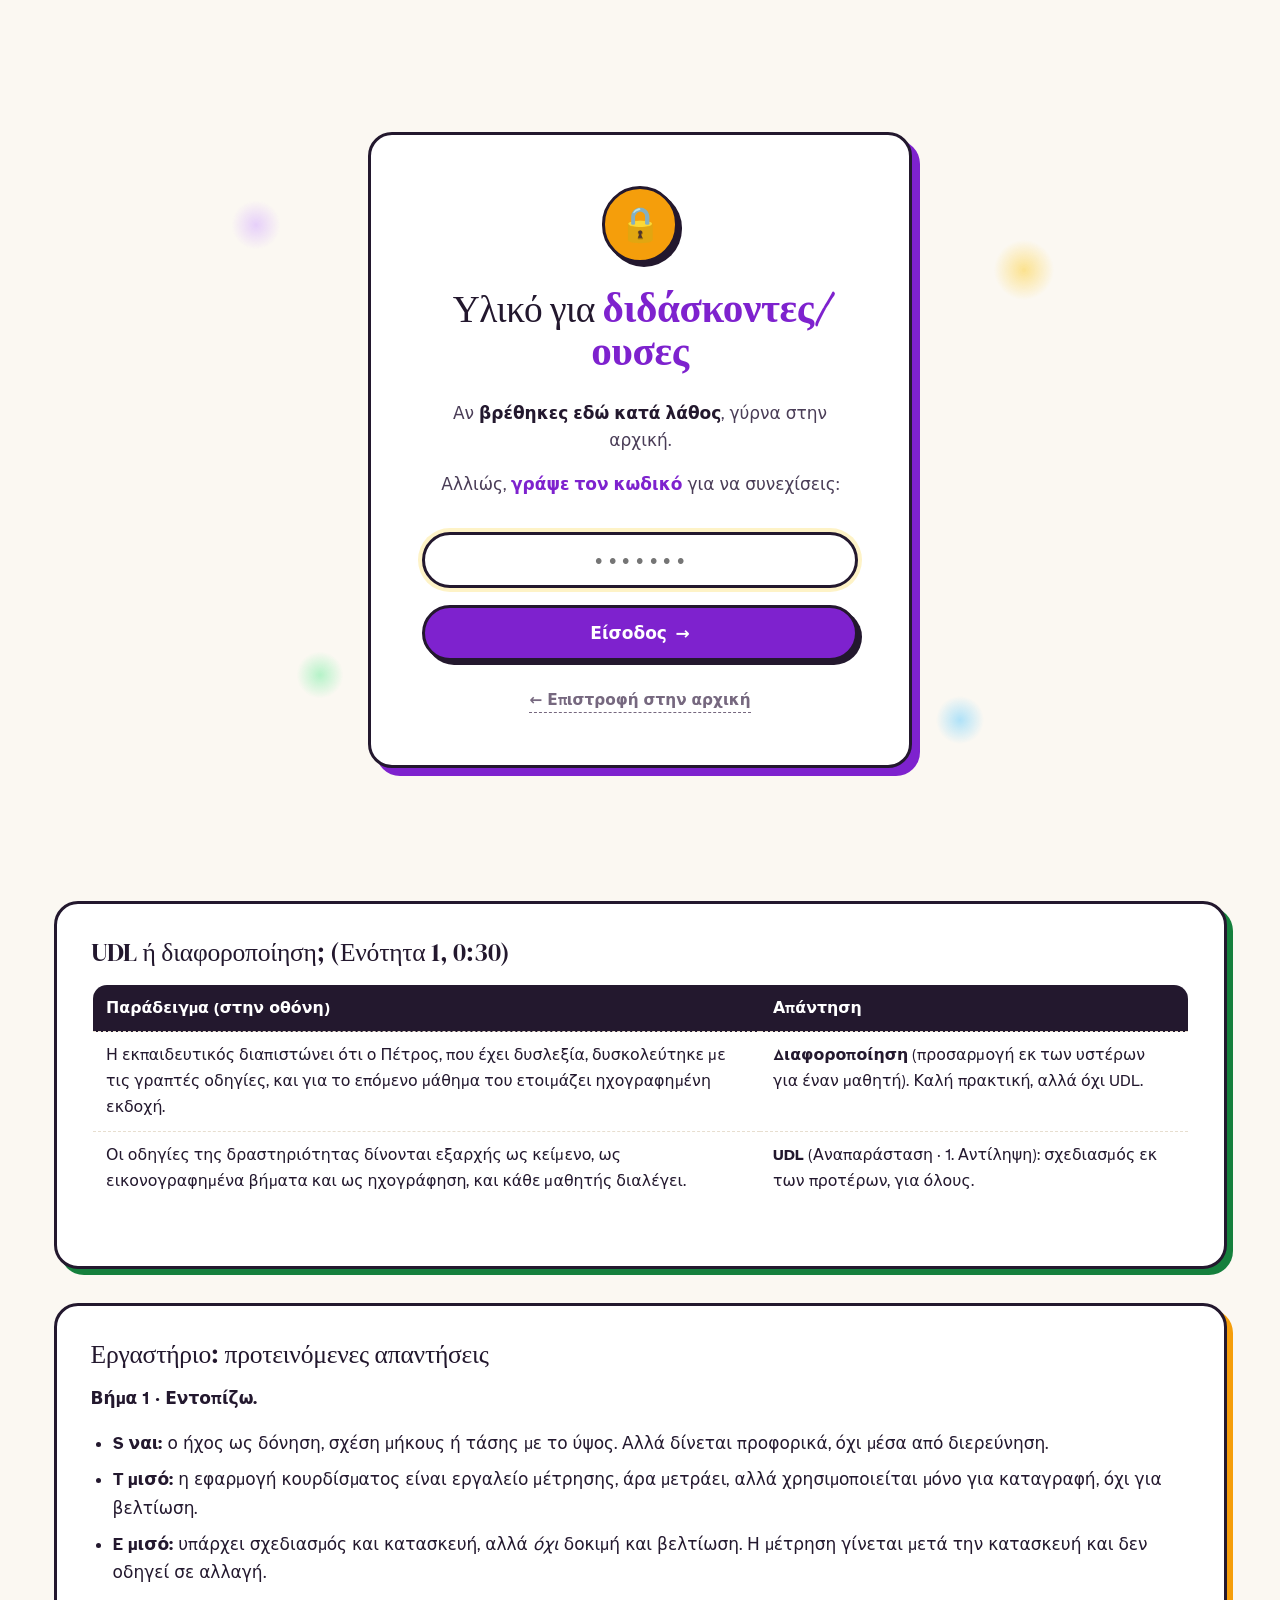
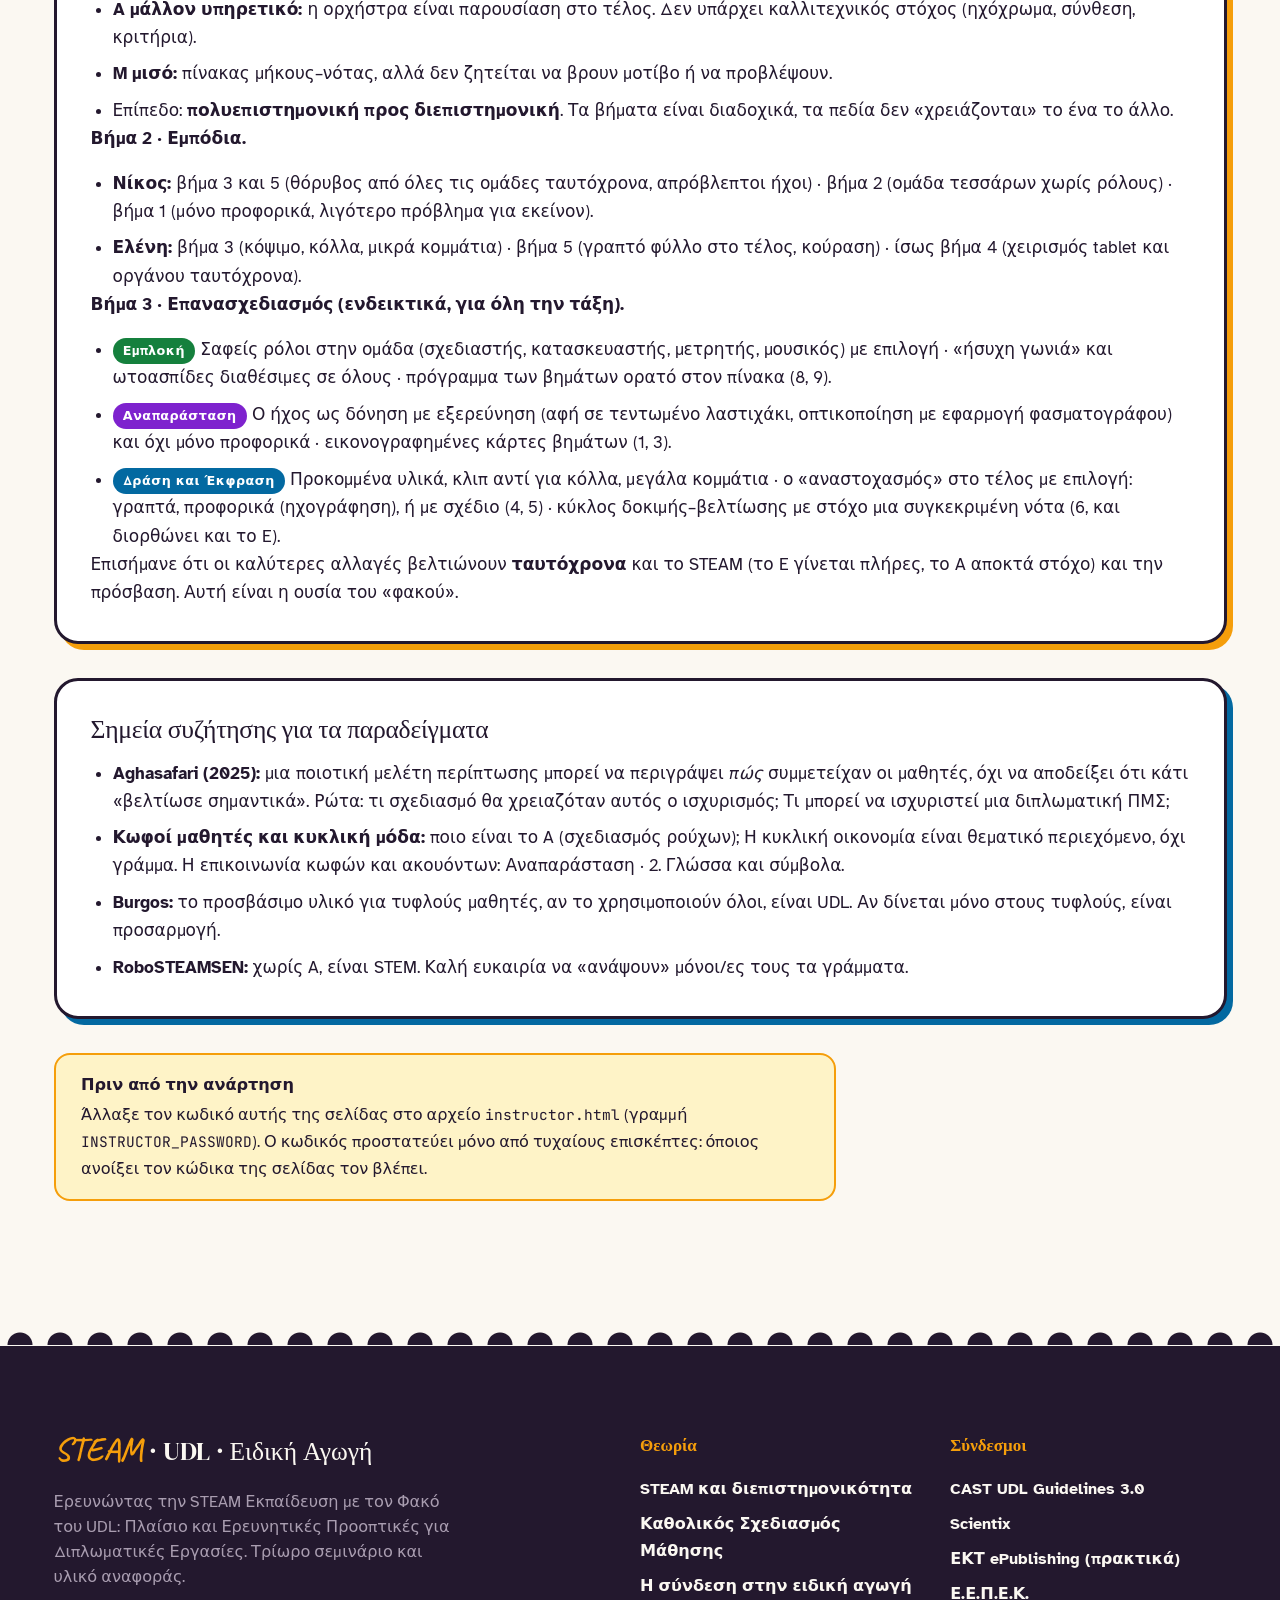
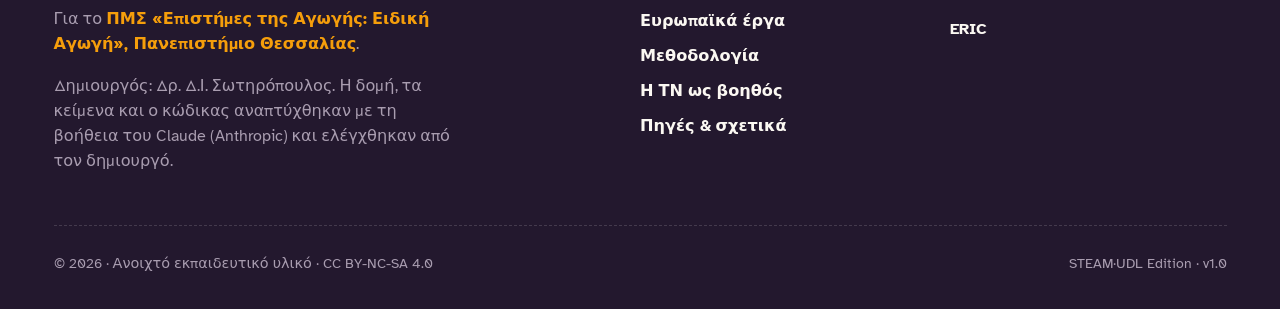
<file: instructor.html>
<!DOCTYPE html>
<html lang="el">
<head>
  <meta charset="UTF-8">
  <meta name="viewport" content="width=device-width, initial-scale=1.0">
  <title>Διδάσκοντες/ουσες · STEAM · UDL · Ειδική Αγωγή</title>
  <meta name="description" content="Οδηγός διδασκόντων: χρονισμός, απαντήσεις στο εργαστήριο, σημεία συζήτησης για τα παραδείγματα.">
  <link rel="stylesheet" href="assets/style.css">
  
</head>
<body>
<div id="password-gate">
  <div class="gate-card">
    <div class="gate-icon">🔒</div>
    <h1 class="gate-title">Υλικό για <span class="hand">διδάσκοντες/ουσες</span></h1>
    <p class="gate-msg">Αν <em>βρέθηκες εδώ κατά λάθος</em>, γύρνα στην αρχική.</p>
    <p class="gate-msg">Αλλιώς, <strong>γράψε τον κωδικό</strong> για να συνεχίσεις:</p>
    <div class="gate-form">
      <input type="password" id="gate-password" class="gate-input" placeholder="• • • • • • •" autocomplete="off">
      <button onclick="checkPassword()" class="gate-btn">Είσοδος <span class="arrow">→</span></button>
      <p id="gate-error" class="gate-error">Λάθος κωδικός. Δοκίμασε ξανά.</p>
    </div>
    <a href="index.html" class="gate-back">← Επιστροφή στην αρχική</a>
  </div>
</div>
<script>
  // ΑΛΛΑΞΕ ΤΟΝ ΚΩΔΙΚΟ ΕΔΩ πριν από την ανάρτηση:
  const INSTRUCTOR_PASSWORD = "steamudl2026";
  const GATE_KEY = "instructor_unlocked_steamudl";
  if (sessionStorage.getItem(GATE_KEY) === 'yes') { document.getElementById('password-gate').style.display = 'none'; } else { document.body.classList.add('gate-locked'); }
  function checkPassword() {
    const input = document.getElementById('gate-password');
    const error = document.getElementById('gate-error');
    if (input.value === INSTRUCTOR_PASSWORD) {
      document.getElementById('password-gate').style.display = 'none';
      document.body.classList.remove('gate-locked');
      sessionStorage.setItem(GATE_KEY, 'yes');
    } else {
      error.classList.add('show'); input.value = '';
      setTimeout(function () { error.classList.remove('show'); }, 3000);
    }
  }
  document.getElementById('gate-password').addEventListener('keypress', function (e) { if (e.key === 'Enter') { e.preventDefault(); checkPassword(); } });
  document.getElementById('gate-password').focus();
</script>
<nav class="nav">
  <div class="nav-inner">
    <a href="index.html" class="nav-brand"><span class="spark">STEAM</span> · UDL · Ειδική Αγωγή</a>
    <ul class="nav-links"><li><a href="index.html">Αρχική</a></li><li><a href="program.html">Πρόγραμμα</a></li><li><a href="steam.html">STEAM</a></li><li><a href="udl.html">UDL</a></li><li><a href="connection.html">Η σύνδεση</a></li><li><a href="examples.html">Παραδείγματα</a></li><li><a href="projects.html">Έργα ΕΕ</a></li><li><a href="lab.html">Εργαστήριο</a></li><li><a href="thesis.html">Διπλωματική</a></li><li><a href="materials.html">Υλικό</a></li><li><a href="instructor.html" class="active">Διδάσκοντες/ουσες</a></li></ul>
  </div>
</nav>

<header class="hero hero-sm">
  <div class="container">
    <div class="hero-grid">
      <div class="hero-content">
        <div class="eyebrow fade-up">Για διδάσκοντες/ουσες</div>
        <h1 class="hero-title fade-up">Οδηγός <span class="hand">διδάσκοντα</span></h1>
        <p class="hero-subtitle fade-up">Χρονισμός, προτεινόμενες απαντήσεις στο εργαστήριο του φακού, και σημεία συζήτησης για τα παραδείγματα.</p>
        
        
      </div>
      <div class="hero-illo">
        <div class="hero-shape shape-1"></div>
        <div class="hero-shape shape-2"></div>
        <div class="hero-shape shape-3"></div>
        <div class="hero-shape shape-4"></div>
        <div class="hero-label">🎙<br><span>backstage ✦</span></div>
      </div>
    </div>
  </div>
</header>

<section class="tight">
  <div class="container">
    <div class="card">
      <h3>Πριν από το σεμινάριο</h3>
      <ul class="checks">
        <li><input type="checkbox"><span>Διάλεξε <strong>δύο</strong> παραδείγματα για την Ενότητα 2. Προτείνω την Aghasafari (2025), για τη συζήτηση των ισχυρισμών, και το ελληνικό με τους κωφούς μαθητές, για το A.</span></li>
        <li><input type="checkbox"><span>Αν έχεις βρει σενάριο από τα πρακτικά της Ε.Ε.Π.Ε.Κ., μπορεί να αντικαταστήσει το δεύτερο.</span></li>
        <li><input type="checkbox"><span>Τύπωσε ή στείλε το <a href="downloads/02_Fyllo_Ergastiriou.docx">φύλλο του εργαστηρίου</a> για όσους/ες δεν θέλουν να δουλέψουν online.</span></li>
        <li><input type="checkbox"><span>Δες ότι ανοίγουν οι σύνδεσμοι των παραδειγμάτων: οι σελίδες ευρωπαϊκών έργων αλλάζουν διευθύνσεις.</span></li>
      </ul>
    </div>

    <div class="card c-teal">
      <h3>UDL ή διαφοροποίηση; (Ενότητα 1, 0:30)</h3>
      <div class="tbl-wrap"><table class="tbl">
        <tr><th>Παράδειγμα (στην οθόνη)</th><th>Απάντηση</th></tr>
        <tr><td>Η εκπαιδευτικός διαπιστώνει ότι ο Πέτρος, που έχει δυσλεξία, δυσκολεύτηκε με τις γραπτές οδηγίες, και για το επόμενο μάθημα του ετοιμάζει ηχογραφημένη εκδοχή.</td><td><strong>Διαφοροποίηση</strong> (προσαρμογή εκ των υστέρων για έναν μαθητή). Καλή πρακτική, αλλά όχι UDL.</td></tr>
        <tr><td>Οι οδηγίες της δραστηριότητας δίνονται εξαρχής ως κείμενο, ως εικονογραφημένα βήματα και ως ηχογράφηση, και κάθε μαθητής διαλέγει.</td><td><strong>UDL</strong> (Αναπαράσταση · 1. Αντίληψη): σχεδιασμός εκ των προτέρων, για όλους.</td></tr>
      </table></div>
    </div>

    <div class="card c-sun">
      <h3>Εργαστήριο: προτεινόμενες απαντήσεις</h3>
      <p><strong>Βήμα 1 · Εντοπίζω.</strong></p>
      <ul>
        <li><strong>S ναι:</strong> ο ήχος ως δόνηση, σχέση μήκους ή τάσης με το ύψος. Αλλά δίνεται προφορικά, όχι μέσα από διερεύνηση.</li>
        <li><strong>T μισό:</strong> η εφαρμογή κουρδίσματος είναι εργαλείο μέτρησης, άρα μετράει, αλλά χρησιμοποιείται μόνο για καταγραφή, όχι για βελτίωση.</li>
        <li><strong>E μισό:</strong> υπάρχει σχεδιασμός και κατασκευή, αλλά <em>όχι</em> δοκιμή και βελτίωση. Η μέτρηση γίνεται μετά την κατασκευή και δεν οδηγεί σε αλλαγή.</li>
        <li><strong>A μάλλον υπηρετικό:</strong> η ορχήστρα είναι παρουσίαση στο τέλος. Δεν υπάρχει καλλιτεχνικός στόχος (ηχόχρωμα, σύνθεση, κριτήρια).</li>
        <li><strong>M μισό:</strong> πίνακας μήκους–νότας, αλλά δεν ζητείται να βρουν μοτίβο ή να προβλέψουν.</li>
        <li>Επίπεδο: <strong>πολυεπιστημονική προς διεπιστημονική</strong>. Τα βήματα είναι διαδοχικά, τα πεδία δεν «χρειάζονται» το ένα το άλλο.</li>
      </ul>
      <p><strong>Βήμα 2 · Εμπόδια.</strong></p>
      <ul>
        <li><strong>Νίκος:</strong> βήμα 3 και 5 (θόρυβος από όλες τις ομάδες ταυτόχρονα, απρόβλεπτοι ήχοι) · βήμα 2 (ομάδα τεσσάρων χωρίς ρόλους) · βήμα 1 (μόνο προφορικά, λιγότερο πρόβλημα για εκείνον).</li>
        <li><strong>Ελένη:</strong> βήμα 3 (κόψιμο, κόλλα, μικρά κομμάτια) · βήμα 5 (γραπτό φύλλο στο τέλος, κούραση) · ίσως βήμα 4 (χειρισμός tablet και οργάνου ταυτόχρονα).</li>
      </ul>
      <p><strong>Βήμα 3 · Επανασχεδιασμός (ενδεικτικά, για όλη την τάξη).</strong></p>
      <ul>
        <li><span class="pr pr-eng">Εμπλοκή</span> Σαφείς ρόλοι στην ομάδα (σχεδιαστής, κατασκευαστής, μετρητής, μουσικός) με επιλογή · «ήσυχη γωνιά» και ωτοασπίδες διαθέσιμες σε όλους · πρόγραμμα των βημάτων ορατό στον πίνακα (8, 9).</li>
        <li><span class="pr pr-rep">Αναπαράσταση</span> Ο ήχος ως δόνηση με εξερεύνηση (αφή σε τεντωμένο λαστιχάκι, οπτικοποίηση με εφαρμογή φασματογράφου) και όχι μόνο προφορικά · εικονογραφημένες κάρτες βημάτων (1, 3).</li>
        <li><span class="pr pr-act">Δράση και Έκφραση</span> Προκομμένα υλικά, κλιπ αντί για κόλλα, μεγάλα κομμάτια · ο «αναστοχασμός» στο τέλος με επιλογή: γραπτά, προφορικά (ηχογράφηση), ή με σχέδιο (4, 5) · κύκλος δοκιμής–βελτίωσης με στόχο μια συγκεκριμένη νότα (6, και διορθώνει και το E).</li>
      </ul>
      <p>Επισήμανε ότι οι καλύτερες αλλαγές βελτιώνουν <strong>ταυτόχρονα</strong> και το STEAM (το E γίνεται πλήρες, το A αποκτά στόχο) και την πρόσβαση. Αυτή είναι η ουσία του «φακού».</p>
    </div>

    <div class="card c-sage">
      <h3>Σημεία συζήτησης για τα παραδείγματα</h3>
      <ul>
        <li><strong>Aghasafari (2025):</strong> μια ποιοτική μελέτη περίπτωσης μπορεί να περιγράψει <em>πώς</em> συμμετείχαν οι μαθητές, όχι να αποδείξει ότι κάτι «βελτίωσε σημαντικά». Ρώτα: τι σχεδιασμό θα χρειαζόταν αυτός ο ισχυρισμός; Τι μπορεί να ισχυριστεί μια διπλωματική ΠΜΣ;</li>
        <li><strong>Κωφοί μαθητές και κυκλική μόδα:</strong> ποιο είναι το A (σχεδιασμός ρούχων); Η κυκλική οικονομία είναι θεματικό περιεχόμενο, όχι γράμμα. Η επικοινωνία κωφών και ακουόντων: Αναπαράσταση · 2. Γλώσσα και σύμβολα.</li>
        <li><strong>Burgos:</strong> το προσβάσιμο υλικό για τυφλούς μαθητές, αν το χρησιμοποιούν όλοι, είναι UDL. Αν δίνεται μόνο στους τυφλούς, είναι προσαρμογή.</li>
        <li><strong>RoboSTEAMSEN:</strong> χωρίς A, είναι STEM. Καλή ευκαιρία να «ανάψουν» μόνοι/ες τους τα γράμματα.</li>
      </ul>
    </div>

    <div class="box box-warn" style="max-width:46rem;">
      <strong>Πριν από την ανάρτηση</strong>
      <p>Άλλαξε τον κωδικό αυτής της σελίδας στο αρχείο <code>instructor.html</code> (γραμμή <code>INSTRUCTOR_PASSWORD</code>). Ο κωδικός προστατεύει μόνο από τυχαίους επισκέπτες: όποιος ανοίξει τον κώδικα της σελίδας τον βλέπει.</p>
    </div>
  </div>
</section>


<footer class="footer">
  <div class="container">
    <div class="footer-grid">
      <div>
        <div class="footer-brand"><span class="hand">STEAM</span> · UDL · Ειδική Αγωγή</div>
        <p class="footer-text">Ερευνώντας την STEAM Εκπαίδευση με τον Φακό του UDL: Πλαίσιο και Ερευνητικές Προοπτικές για Διπλωματικές Εργασίες. Τρίωρο σεμινάριο και υλικό αναφοράς.</p>
        <p class="footer-text" style="margin-top:1rem;">Για το <a href="https://maspecialed.sed.uth.gr/" target="_blank" rel="noopener" style="color:var(--sun);">ΠΜΣ «Επιστήμες της Αγωγής: Ειδική Αγωγή», Πανεπιστήμιο Θεσσαλίας</a>.</p>
        <p class="footer-text" style="margin-top:1rem;">Δημιουργός: Δρ. Δ.Ι. Σωτηρόπουλος. Η δομή, τα κείμενα και ο κώδικας αναπτύχθηκαν με τη βοήθεια του Claude (Anthropic) και ελέγχθηκαν από τον δημιουργό.</p>
      </div>
      <div>
        <h5>Θεωρία</h5>
        <ul>
          <li><a href="steam.html">STEAM και διεπιστημονικότητα</a></li>
          <li><a href="udl.html">Καθολικός Σχεδιασμός Μάθησης</a></li>
          <li><a href="connection.html">Η σύνδεση στην ειδική αγωγή</a></li>
          <li><a href="projects.html">Ευρωπαϊκά έργα</a></li>
          <li><a href="methodology.html">Μεθοδολογία</a></li>
          <li><a href="ai.html">Η ΤΝ ως βοηθός</a></li>
          <li><a href="about.html">Πηγές &amp; σχετικά</a></li>
        </ul>
      </div>
      <div>
        <h5>Σύνδεσμοι</h5>
        <ul>
          <li><a href="https://udlguidelines.cast.org/" target="_blank" rel="noopener">CAST UDL Guidelines 3.0</a></li>
          <li><a href="https://www.scientix.eu/" target="_blank" rel="noopener">Scientix</a></li>
          <li><a href="https://eproceedings.epublishing.ekt.gr/" target="_blank" rel="noopener">ΕΚΤ ePublishing (πρακτικά)</a></li>
          <li><a href="https://www.eepek.gr/el" target="_blank" rel="noopener">Ε.Ε.Π.Ε.Κ.</a></li>
          <li><a href="https://eric.ed.gov" target="_blank" rel="noopener">ERIC</a></li>
        </ul>
      </div>
    </div>
    <div class="footer-bottom">
      <div>© 2026 · Ανοιχτό εκπαιδευτικό υλικό · CC BY-NC-SA 4.0</div>
      <div>STEAM·UDL Edition · v1.0</div>
    </div>
  </div>
</footer>

</body>
</html>
</file>
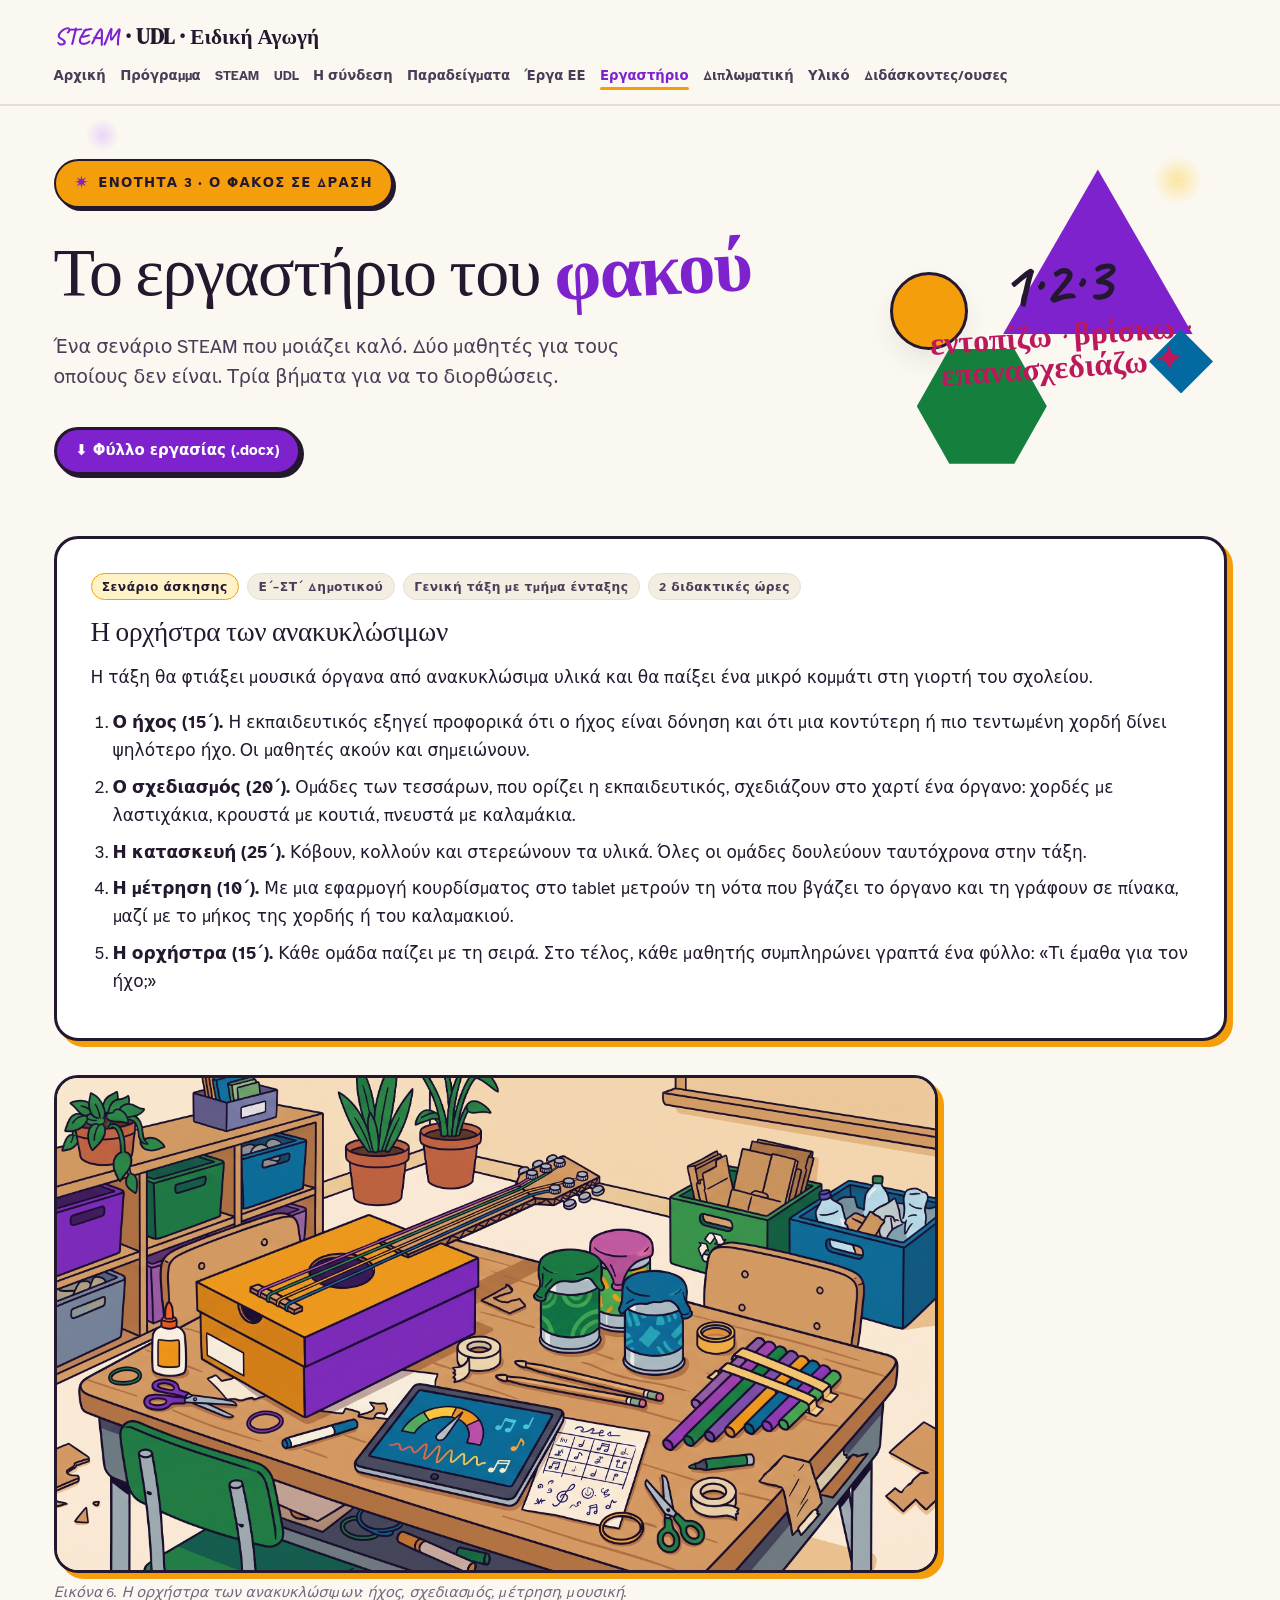
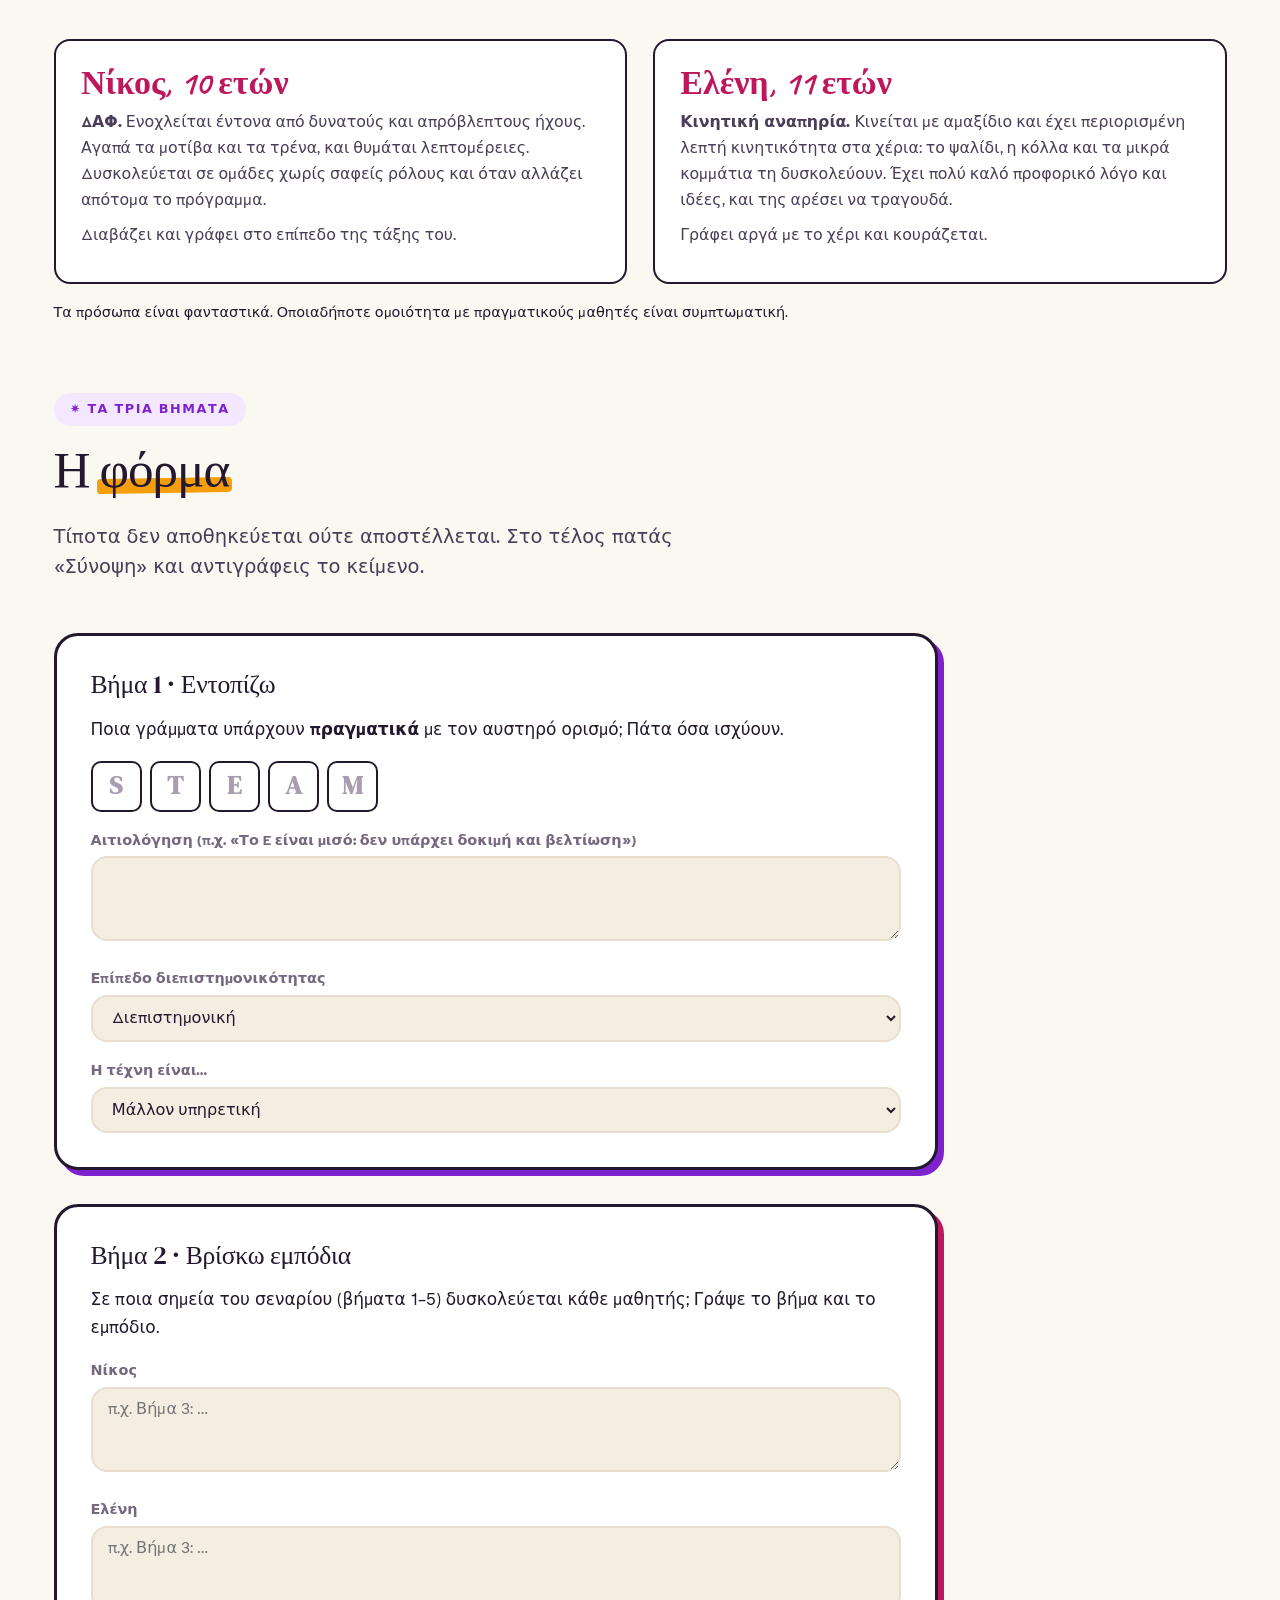
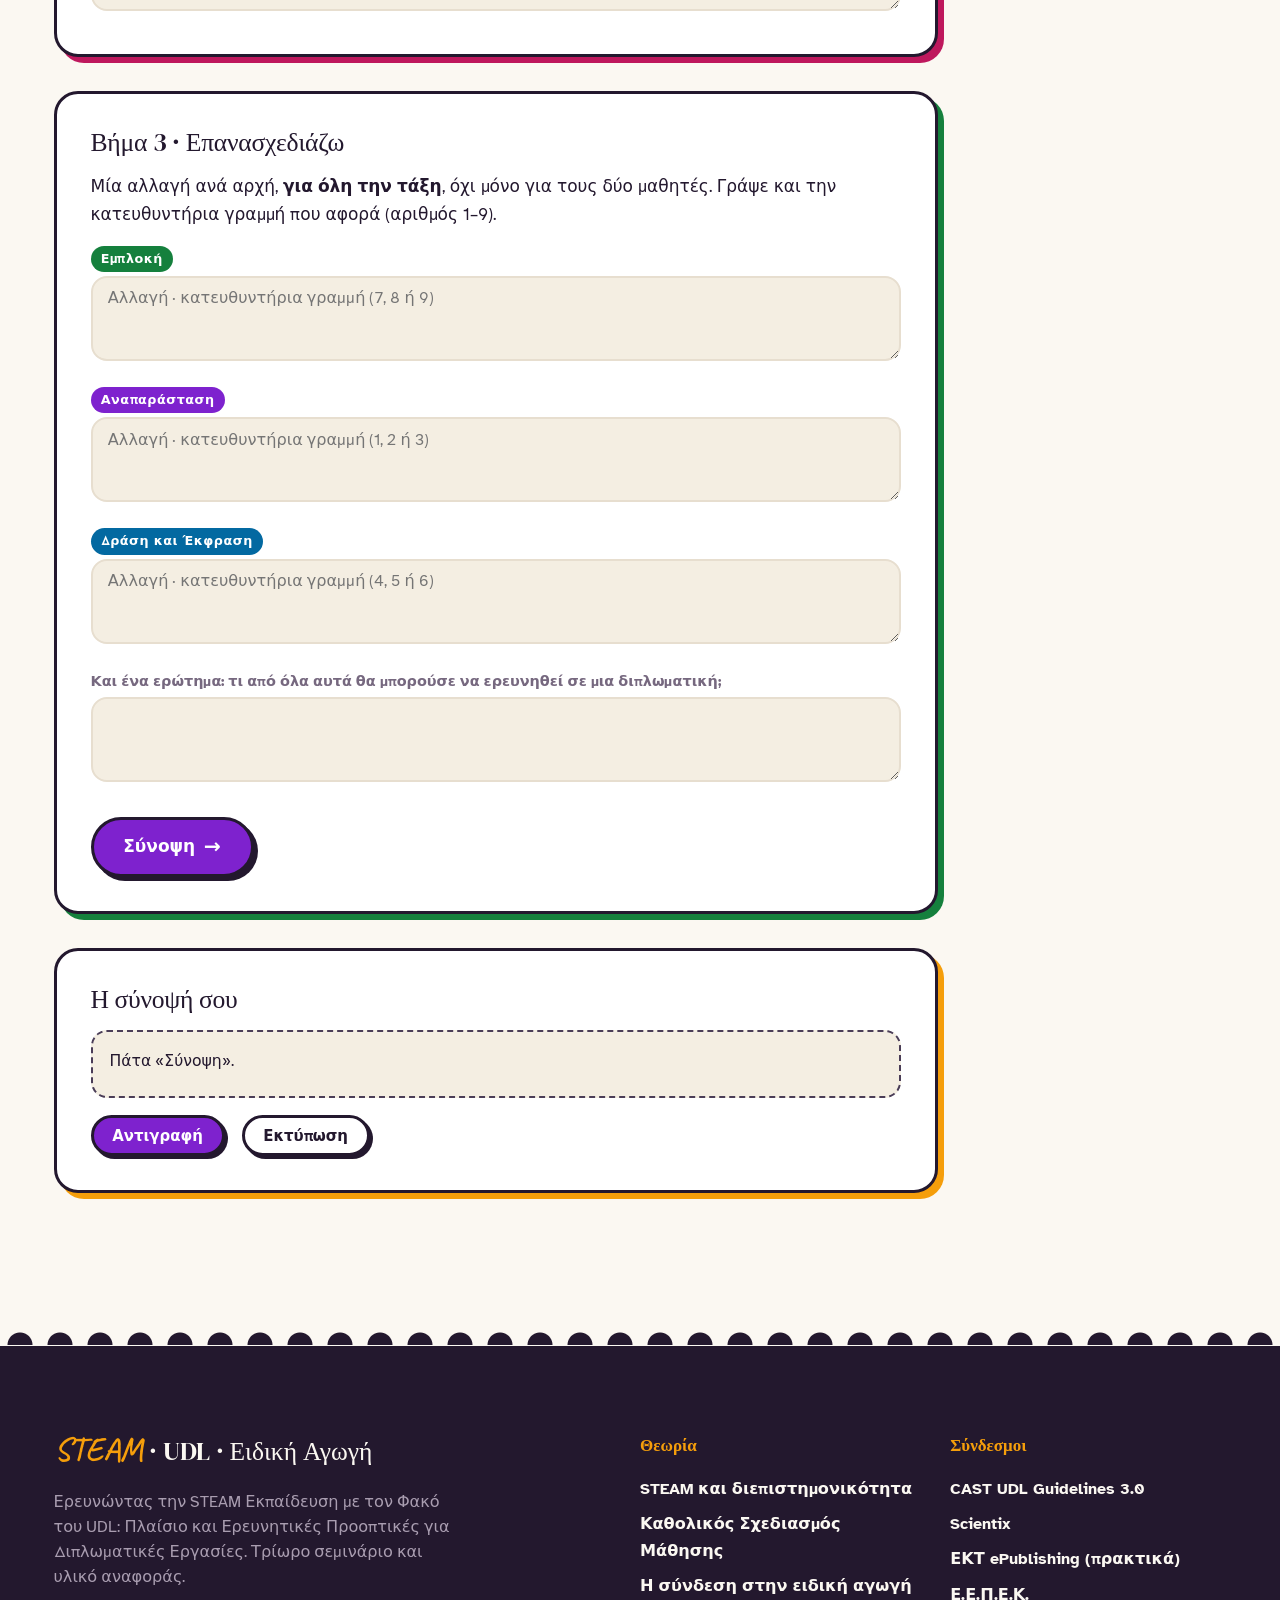
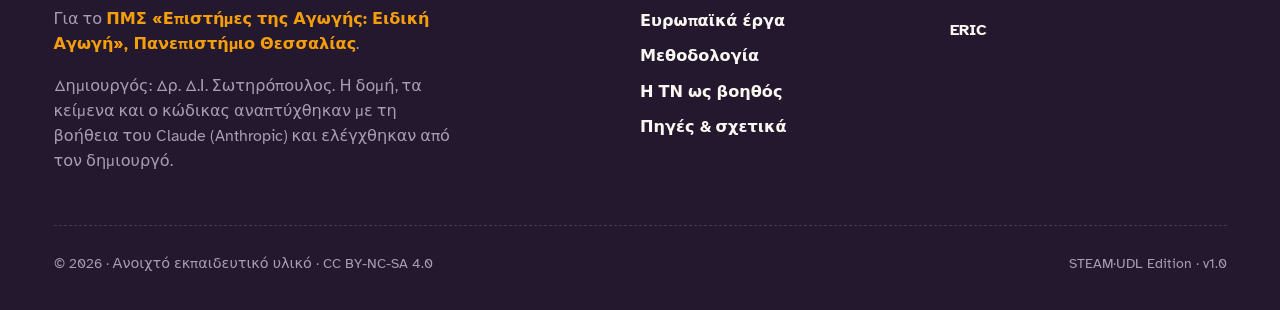
<file: lab.html>
<!DOCTYPE html>
<html lang="el">
<head>
  <meta charset="UTF-8">
  <meta name="viewport" content="width=device-width, initial-scale=1.0">
  <title>Εργαστήριο · STEAM · UDL · Ειδική Αγωγή</title>
  <meta name="description" content="Άσκηση: ένα σενάριο STEAM, δύο προφίλ μαθητών και τρία βήματα με τον φακό του UDL. Εντοπίζω, βρίσκω εμπόδια, επανασχεδιάζω.">
  <link rel="stylesheet" href="assets/style.css">
  
</head>
<body>

<nav class="nav">
  <div class="nav-inner">
    <a href="index.html" class="nav-brand"><span class="spark">STEAM</span> · UDL · Ειδική Αγωγή</a>
    <ul class="nav-links"><li><a href="index.html">Αρχική</a></li><li><a href="program.html">Πρόγραμμα</a></li><li><a href="steam.html">STEAM</a></li><li><a href="udl.html">UDL</a></li><li><a href="connection.html">Η σύνδεση</a></li><li><a href="examples.html">Παραδείγματα</a></li><li><a href="projects.html">Έργα ΕΕ</a></li><li><a href="lab.html" class="active">Εργαστήριο</a></li><li><a href="thesis.html">Διπλωματική</a></li><li><a href="materials.html">Υλικό</a></li><li><a href="instructor.html">Διδάσκοντες/ουσες</a></li></ul>
  </div>
</nav>

<header class="hero hero-sm">
  <div class="container">
    <div class="hero-grid">
      <div class="hero-content">
        <div class="eyebrow fade-up">Ενότητα 3 · Ο φακός σε δράση</div>
        <h1 class="hero-title fade-up">Το εργαστήριο του <span class="hand">φακού</span></h1>
        <p class="hero-subtitle fade-up">Ένα σενάριο STEAM που μοιάζει καλό. Δύο μαθητές για τους οποίους δεν είναι. Τρία βήματα για να το διορθώσεις.</p>
        <div class="cta-group fade-up"><a href="downloads/02_Fyllo_Ergastiriou.docx" download class="btn btn-sm">⬇ Φύλλο εργασίας (.docx)</a></div>
        
      </div>
      <div class="hero-illo">
        <div class="hero-shape shape-1"></div>
        <div class="hero-shape shape-2"></div>
        <div class="hero-shape shape-3"></div>
        <div class="hero-shape shape-4"></div>
        <div class="hero-label">1·2·3<br><span>εντοπίζω · βρίσκω · επανασχεδιάζω ✦</span></div>
      </div>
    </div>
  </div>
</header>

<section class="tight">
  <div class="container">
    <div class="scenario">
      <div class="ex-meta"><span class="tag t-gr">Σενάριο άσκησης</span><span class="tag">Ε΄–ΣΤ΄ Δημοτικού</span><span class="tag">Γενική τάξη με τμήμα ένταξης</span><span class="tag">2 διδακτικές ώρες</span></div>
      <h3>Η ορχήστρα των ανακυκλώσιμων</h3>
      <p>Η τάξη θα φτιάξει μουσικά όργανα από ανακυκλώσιμα υλικά και θα παίξει ένα μικρό κομμάτι στη γιορτή του σχολείου.</p>
      <ol>
        <li><strong>Ο ήχος (15΄).</strong> Η εκπαιδευτικός εξηγεί προφορικά ότι ο ήχος είναι δόνηση και ότι μια κοντύτερη ή πιο τεντωμένη χορδή δίνει ψηλότερο ήχο. Οι μαθητές ακούν και σημειώνουν.</li>
        <li><strong>Ο σχεδιασμός (20΄).</strong> Ομάδες των τεσσάρων, που ορίζει η εκπαιδευτικός, σχεδιάζουν στο χαρτί ένα όργανο: χορδές με λαστιχάκια, κρουστά με κουτιά, πνευστά με καλαμάκια.</li>
        <li><strong>Η κατασκευή (25΄).</strong> Κόβουν, κολλούν και στερεώνουν τα υλικά. Όλες οι ομάδες δουλεύουν ταυτόχρονα στην τάξη.</li>
        <li><strong>Η μέτρηση (10΄).</strong> Με μια εφαρμογή κουρδίσματος στο tablet μετρούν τη νότα που βγάζει το όργανο και τη γράφουν σε πίνακα, μαζί με το μήκος της χορδής ή του καλαμακιού.</li>
        <li><strong>Η ορχήστρα (15΄).</strong> Κάθε ομάδα παίζει με τη σειρά. Στο τέλος, κάθε μαθητής συμπληρώνει γραπτά ένα φύλλο: «Τι έμαθα για τον ήχο;»</li>
      </ol>
    </div>
<figure class="fig">
  <img src="images/img06.png" alt="Χειροποίητα μουσικά όργανα από κουτιά, λαστιχάκια και καλαμάκια πάνω σε θρανίο" loading="lazy" width="1600" height="900">
  <figcaption>Εικόνα 6. Η ορχήστρα των ανακυκλώσιμων: ήχος, σχεδιασμός, μέτρηση, μουσική.</figcaption>
</figure><div class="profiles">
  <div class="profile"><div class="who">Νίκος, 10 ετών</div>
    <p><strong>ΔΑΦ.</strong> Ενοχλείται έντονα από δυνατούς και απρόβλεπτους ήχους. Αγαπά τα μοτίβα και τα τρένα, και θυμάται λεπτομέρειες. Δυσκολεύεται σε ομάδες χωρίς σαφείς ρόλους και όταν αλλάζει απότομα το πρόγραμμα.</p>
    <p>Διαβάζει και γράφει στο επίπεδο της τάξης του.</p></div>
  <div class="profile"><div class="who">Ελένη, 11 ετών</div>
    <p><strong>Κινητική αναπηρία.</strong> Κινείται με αμαξίδιο και έχει περιορισμένη λεπτή κινητικότητα στα χέρια: το ψαλίδι, η κόλλα και τα μικρά κομμάτια τη δυσκολεύουν. Έχει πολύ καλό προφορικό λόγο και ιδέες, και της αρέσει να τραγουδά.</p>
    <p>Γράφει αργά με το χέρι και κουράζεται.</p></div>
</div>
<p class="src">Τα πρόσωπα είναι φανταστικά. Οποιαδήποτε ομοιότητα με πραγματικούς μαθητές είναι συμπτωματική.</p>
  </div>
</section>

<section class="tight" id="form">
  <div class="container">
    <div class="section-eyebrow">✷ Τα τρία βήματα</div>
    <h2 class="section-title">Η <span class="accent">φόρμα</span></h2>
    <p class="section-lead">Τίποτα δεν αποθηκεύεται ούτε αποστέλλεται. Στο τέλος πατάς «Σύνοψη» και αντιγράφεις το κείμενο.</p>

    <div class="card form-card" style="max-width:52rem;">
      <h3>Βήμα 1 · Εντοπίζω</h3>
      <p>Ποια γράμματα υπάρχουν <strong>πραγματικά</strong> με τον αυστηρό ορισμό; Πάτα όσα ισχύουν.</p>
      <div class="letter-pick" id="lp">
        <label><input type="checkbox" value="S"><span>S</span></label>
        <label><input type="checkbox" value="T"><span>T</span></label>
        <label><input type="checkbox" value="E"><span>E</span></label>
        <label><input type="checkbox" value="A"><span>A</span></label>
        <label><input type="checkbox" value="M"><span>M</span></label>
      </div>
      <label for="l-why">Αιτιολόγηση (π.χ. «Το E είναι μισό: δεν υπάρχει δοκιμή και βελτίωση»)</label>
      <textarea id="l-why"></textarea>
      <label for="l-level">Επίπεδο διεπιστημονικότητας</label>
      <select id="l-level"><option>Πολυεπιστημονική</option><option selected>Διεπιστημονική</option><option>Υπερεπιστημονική</option></select>
      <label for="l-art">Η τέχνη είναι…</label>
      <select id="l-art"><option>Ισότιμη</option><option selected>Μάλλον υπηρετική</option><option>Δεν υπάρχει</option></select>
    </div>

    <div class="card c-plum form-card" style="max-width:52rem;">
      <h3>Βήμα 2 · Βρίσκω εμπόδια</h3>
      <p>Σε ποια σημεία του σεναρίου (βήματα 1–5) δυσκολεύεται κάθε μαθητής; Γράψε το βήμα και το εμπόδιο.</p>
      <label for="b-nikos">Νίκος</label>
      <textarea id="b-nikos" placeholder="π.χ. Βήμα 3: …"></textarea>
      <label for="b-eleni">Ελένη</label>
      <textarea id="b-eleni" placeholder="π.χ. Βήμα 3: …"></textarea>
    </div>

    <div class="card c-teal form-card" style="max-width:52rem;">
      <h3>Βήμα 3 · Επανασχεδιάζω</h3>
      <p>Μία αλλαγή ανά αρχή, <strong>για όλη την τάξη</strong>, όχι μόνο για τους δύο μαθητές. Γράψε και την κατευθυντήρια γραμμή που αφορά (αριθμός 1–9).</p>
      <label for="r-eng"><span class="pr pr-eng">Εμπλοκή</span></label>
      <textarea id="r-eng" placeholder="Αλλαγή · κατευθυντήρια γραμμή (7, 8 ή 9)"></textarea>
      <label for="r-rep"><span class="pr pr-rep">Αναπαράσταση</span></label>
      <textarea id="r-rep" placeholder="Αλλαγή · κατευθυντήρια γραμμή (1, 2 ή 3)"></textarea>
      <label for="r-act"><span class="pr pr-act">Δράση και Έκφραση</span></label>
      <textarea id="r-act" placeholder="Αλλαγή · κατευθυντήρια γραμμή (4, 5 ή 6)"></textarea>
      <label for="r-res">Και ένα ερώτημα: τι από όλα αυτά θα μπορούσε να ερευνηθεί σε μια διπλωματική;</label>
      <textarea id="r-res"></textarea>
      <div class="cta-group" style="margin-top:var(--space-4);">
        <button class="btn" onclick="buildLab()">Σύνοψη <span class="arrow">→</span></button>
      </div>
    </div>

    <div class="card c-sun" style="max-width:52rem;">
      <h3>Η σύνοψή σου</h3>
      <div id="lab-out" class="output-box">Πάτα «Σύνοψη».</div>
      <div class="cta-group" style="margin-top:var(--space-3);"><button class="btn btn-sm" onclick="copyText(this,'lab-out')">Αντιγραφή</button><button class="btn btn-sm btn-outline" onclick="window.print()">Εκτύπωση</button></div>
    </div>
  </div>
</section>


<footer class="footer">
  <div class="container">
    <div class="footer-grid">
      <div>
        <div class="footer-brand"><span class="hand">STEAM</span> · UDL · Ειδική Αγωγή</div>
        <p class="footer-text">Ερευνώντας την STEAM Εκπαίδευση με τον Φακό του UDL: Πλαίσιο και Ερευνητικές Προοπτικές για Διπλωματικές Εργασίες. Τρίωρο σεμινάριο και υλικό αναφοράς.</p>
        <p class="footer-text" style="margin-top:1rem;">Για το <a href="https://maspecialed.sed.uth.gr/" target="_blank" rel="noopener" style="color:var(--sun);">ΠΜΣ «Επιστήμες της Αγωγής: Ειδική Αγωγή», Πανεπιστήμιο Θεσσαλίας</a>.</p>
        <p class="footer-text" style="margin-top:1rem;">Δημιουργός: Δρ. Δ.Ι. Σωτηρόπουλος. Η δομή, τα κείμενα και ο κώδικας αναπτύχθηκαν με τη βοήθεια του Claude (Anthropic) και ελέγχθηκαν από τον δημιουργό.</p>
      </div>
      <div>
        <h5>Θεωρία</h5>
        <ul>
          <li><a href="steam.html">STEAM και διεπιστημονικότητα</a></li>
          <li><a href="udl.html">Καθολικός Σχεδιασμός Μάθησης</a></li>
          <li><a href="connection.html">Η σύνδεση στην ειδική αγωγή</a></li>
          <li><a href="projects.html">Ευρωπαϊκά έργα</a></li>
          <li><a href="methodology.html">Μεθοδολογία</a></li>
          <li><a href="ai.html">Η ΤΝ ως βοηθός</a></li>
          <li><a href="about.html">Πηγές &amp; σχετικά</a></li>
        </ul>
      </div>
      <div>
        <h5>Σύνδεσμοι</h5>
        <ul>
          <li><a href="https://udlguidelines.cast.org/" target="_blank" rel="noopener">CAST UDL Guidelines 3.0</a></li>
          <li><a href="https://www.scientix.eu/" target="_blank" rel="noopener">Scientix</a></li>
          <li><a href="https://eproceedings.epublishing.ekt.gr/" target="_blank" rel="noopener">ΕΚΤ ePublishing (πρακτικά)</a></li>
          <li><a href="https://www.eepek.gr/el" target="_blank" rel="noopener">Ε.Ε.Π.Ε.Κ.</a></li>
          <li><a href="https://eric.ed.gov" target="_blank" rel="noopener">ERIC</a></li>
        </ul>
      </div>
    </div>
    <div class="footer-bottom">
      <div>© 2026 · Ανοιχτό εκπαιδευτικό υλικό · CC BY-NC-SA 4.0</div>
      <div>STEAM·UDL Edition · v1.0</div>
    </div>
  </div>
</footer>

<script>
function copyText(btn, targetId) {
  let text;
  if (targetId) { text = document.getElementById(targetId).innerText.trim(); }
  else {
    const clone = btn.parentElement.cloneNode(true);
    const b = clone.querySelector('.copy-btn'); if (b) b.remove();
    text = clone.textContent.trim();
  }
  const done = function () {
    const old = btn.dataset.label || btn.textContent;
    btn.dataset.label = old;
    btn.textContent = '✓ Αντιγράφηκε';
    btn.classList.add('copied');
    setTimeout(function () { btn.textContent = old; btn.classList.remove('copied'); }, 2000);
  };
  if (navigator.clipboard && window.isSecureContext) {
    navigator.clipboard.writeText(text).then(done).catch(function () { fallback(text); done(); });
  } else { fallback(text); done(); }
}
function fallback(text) {
  const ta = document.createElement('textarea');
  ta.value = text; ta.style.position = 'fixed'; ta.style.opacity = '0';
  document.body.appendChild(ta); ta.select();
  try { document.execCommand('copy'); } catch (e) {}
  document.body.removeChild(ta);
}
</script>

<script>
function v(id){ return document.getElementById(id).value.trim(); }
function buildLab(){
  const L=[...document.querySelectorAll('#lp input:checked')].map(c=>c.value);
  let t='ΕΡΓΑΣΤΗΡΙΟ ΤΟΥ ΦΑΚΟΥ · «Η ορχήστρα των ανακυκλώσιμων»\n\n';
  t+='1. ΕΝΤΟΠΙΖΩ\nΓράμματα STEAM: '+(L.length?L.join(' · '):'—')+'\n';
  t+='Επίπεδο διεπιστημονικότητας: '+v('l-level')+' · Η τέχνη: '+v('l-art')+'\n';
  if(v('l-why')) t+='Αιτιολόγηση: '+v('l-why')+'\n';
  t+='\n2. ΕΜΠΟΔΙΑ\nΝίκος: '+(v('b-nikos')||'—')+'\nΕλένη: '+(v('b-eleni')||'—')+'\n';
  t+='\n3. ΕΠΑΝΑΣΧΕΔΙΑΣΜΟΣ (UDL)\nΕμπλοκή: '+(v('r-eng')||'—')+'\nΑναπαράσταση: '+(v('r-rep')||'—')+'\nΔράση και Έκφραση: '+(v('r-act')||'—')+'\n';
  if(v('r-res')) t+='\nΕρευνητική ιδέα: '+v('r-res')+'\n';
  document.getElementById('lab-out').textContent=t;
}
</script>
</body>
</html>
</file>
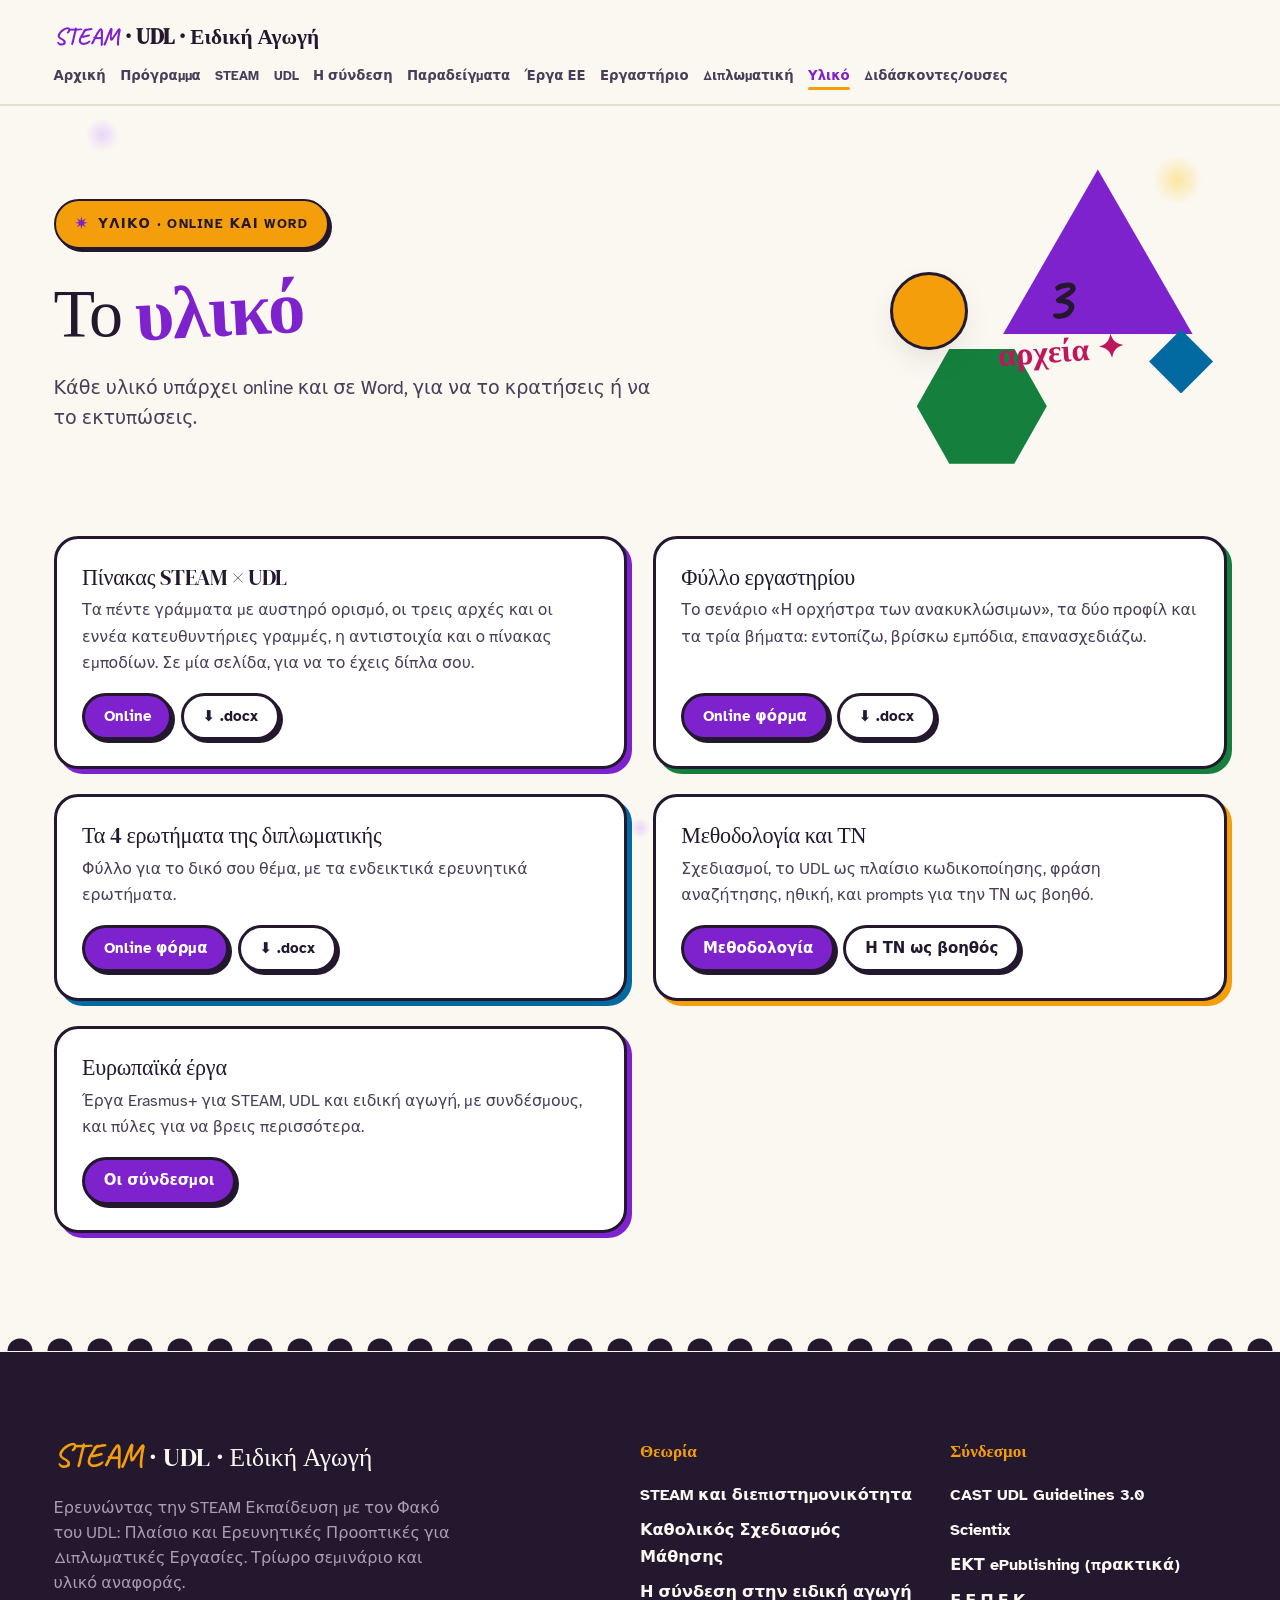
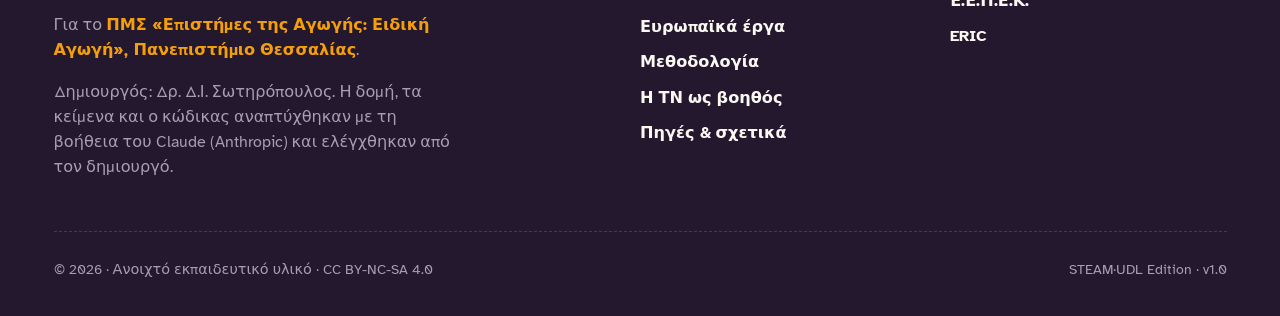
<file: materials.html>
<!DOCTYPE html>
<html lang="el">
<head>
  <meta charset="UTF-8">
  <meta name="viewport" content="width=device-width, initial-scale=1.0">
  <title>Υλικό · STEAM · UDL · Ειδική Αγωγή</title>
  <meta name="description" content="Το υλικό του σεμιναρίου σε Word: πίνακας STEAM και UDL, φύλλο του εργαστηρίου, φύλλο των τεσσάρων ερωτημάτων.">
  <link rel="stylesheet" href="assets/style.css">
  
</head>
<body>

<nav class="nav">
  <div class="nav-inner">
    <a href="index.html" class="nav-brand"><span class="spark">STEAM</span> · UDL · Ειδική Αγωγή</a>
    <ul class="nav-links"><li><a href="index.html">Αρχική</a></li><li><a href="program.html">Πρόγραμμα</a></li><li><a href="steam.html">STEAM</a></li><li><a href="udl.html">UDL</a></li><li><a href="connection.html">Η σύνδεση</a></li><li><a href="examples.html">Παραδείγματα</a></li><li><a href="projects.html">Έργα ΕΕ</a></li><li><a href="lab.html">Εργαστήριο</a></li><li><a href="thesis.html">Διπλωματική</a></li><li><a href="materials.html" class="active">Υλικό</a></li><li><a href="instructor.html">Διδάσκοντες/ουσες</a></li></ul>
  </div>
</nav>

<header class="hero hero-sm">
  <div class="container">
    <div class="hero-grid">
      <div class="hero-content">
        <div class="eyebrow fade-up">Υλικό · online και Word</div>
        <h1 class="hero-title fade-up">Το <span class="hand">υλικό</span></h1>
        <p class="hero-subtitle fade-up">Κάθε υλικό υπάρχει online και σε Word, για να το κρατήσεις ή να το εκτυπώσεις.</p>
        
        
      </div>
      <div class="hero-illo">
        <div class="hero-shape shape-1"></div>
        <div class="hero-shape shape-2"></div>
        <div class="hero-shape shape-3"></div>
        <div class="hero-shape shape-4"></div>
        <div class="hero-label">3<br><span>αρχεία ✦</span></div>
      </div>
    </div>
  </div>
</header>

<section class="tight">
  <div class="container">
    <div class="dl-grid">
      <div class="dl-item"><h3>Πίνακας STEAM × UDL</h3>
        <p>Τα πέντε γράμματα με αυστηρό ορισμό, οι τρεις αρχές και οι εννέα κατευθυντήριες γραμμές, η αντιστοιχία και ο πίνακας εμποδίων. Σε μία σελίδα, για να το έχεις δίπλα σου.</p>
        <div class="dl-actions"><a class="btn btn-sm" href="connection.html">Online</a><a class="btn btn-sm btn-outline" href="downloads/01_Pinakas_STEAM_UDL.docx" download>⬇ .docx</a></div></div>
      <div class="dl-item"><h3>Φύλλο εργαστηρίου</h3>
        <p>Το σενάριο «Η ορχήστρα των ανακυκλώσιμων», τα δύο προφίλ και τα τρία βήματα: εντοπίζω, βρίσκω εμπόδια, επανασχεδιάζω.</p>
        <div class="dl-actions"><a class="btn btn-sm" href="lab.html">Online φόρμα</a><a class="btn btn-sm btn-outline" href="downloads/02_Fyllo_Ergastiriou.docx" download>⬇ .docx</a></div></div>
      <div class="dl-item"><h3>Τα 4 ερωτήματα της διπλωματικής</h3>
        <p>Φύλλο για το δικό σου θέμα, με τα ενδεικτικά ερευνητικά ερωτήματα.</p>
        <div class="dl-actions"><a class="btn btn-sm" href="thesis.html#sheet">Online φόρμα</a><a class="btn btn-sm btn-outline" href="downloads/03_Fyllo_4_Erotimata.docx" download>⬇ .docx</a></div></div>
      <div class="dl-item"><h3>Μεθοδολογία και ΤΝ</h3>
        <p>Σχεδιασμοί, το UDL ως πλαίσιο κωδικοποίησης, φράση αναζήτησης, ηθική, και prompts για την ΤΝ ως βοηθό.</p>
        <div class="dl-actions"><a class="btn btn-sm" href="methodology.html">Μεθοδολογία</a><a class="btn btn-sm btn-outline" href="ai.html">Η ΤΝ ως βοηθός</a></div></div>
      <div class="dl-item"><h3>Ευρωπαϊκά έργα</h3>
        <p>Έργα Erasmus+ για STEAM, UDL και ειδική αγωγή, με συνδέσμους, και πύλες για να βρεις περισσότερα.</p>
        <div class="dl-actions"><a class="btn btn-sm" href="projects.html">Οι σύνδεσμοι</a></div></div>
    </div>
  </div>
</section>


<footer class="footer">
  <div class="container">
    <div class="footer-grid">
      <div>
        <div class="footer-brand"><span class="hand">STEAM</span> · UDL · Ειδική Αγωγή</div>
        <p class="footer-text">Ερευνώντας την STEAM Εκπαίδευση με τον Φακό του UDL: Πλαίσιο και Ερευνητικές Προοπτικές για Διπλωματικές Εργασίες. Τρίωρο σεμινάριο και υλικό αναφοράς.</p>
        <p class="footer-text" style="margin-top:1rem;">Για το <a href="https://maspecialed.sed.uth.gr/" target="_blank" rel="noopener" style="color:var(--sun);">ΠΜΣ «Επιστήμες της Αγωγής: Ειδική Αγωγή», Πανεπιστήμιο Θεσσαλίας</a>.</p>
        <p class="footer-text" style="margin-top:1rem;">Δημιουργός: Δρ. Δ.Ι. Σωτηρόπουλος. Η δομή, τα κείμενα και ο κώδικας αναπτύχθηκαν με τη βοήθεια του Claude (Anthropic) και ελέγχθηκαν από τον δημιουργό.</p>
      </div>
      <div>
        <h5>Θεωρία</h5>
        <ul>
          <li><a href="steam.html">STEAM και διεπιστημονικότητα</a></li>
          <li><a href="udl.html">Καθολικός Σχεδιασμός Μάθησης</a></li>
          <li><a href="connection.html">Η σύνδεση στην ειδική αγωγή</a></li>
          <li><a href="projects.html">Ευρωπαϊκά έργα</a></li>
          <li><a href="methodology.html">Μεθοδολογία</a></li>
          <li><a href="ai.html">Η ΤΝ ως βοηθός</a></li>
          <li><a href="about.html">Πηγές &amp; σχετικά</a></li>
        </ul>
      </div>
      <div>
        <h5>Σύνδεσμοι</h5>
        <ul>
          <li><a href="https://udlguidelines.cast.org/" target="_blank" rel="noopener">CAST UDL Guidelines 3.0</a></li>
          <li><a href="https://www.scientix.eu/" target="_blank" rel="noopener">Scientix</a></li>
          <li><a href="https://eproceedings.epublishing.ekt.gr/" target="_blank" rel="noopener">ΕΚΤ ePublishing (πρακτικά)</a></li>
          <li><a href="https://www.eepek.gr/el" target="_blank" rel="noopener">Ε.Ε.Π.Ε.Κ.</a></li>
          <li><a href="https://eric.ed.gov" target="_blank" rel="noopener">ERIC</a></li>
        </ul>
      </div>
    </div>
    <div class="footer-bottom">
      <div>© 2026 · Ανοιχτό εκπαιδευτικό υλικό · CC BY-NC-SA 4.0</div>
      <div>STEAM·UDL Edition · v1.0</div>
    </div>
  </div>
</footer>

</body>
</html>
</file>
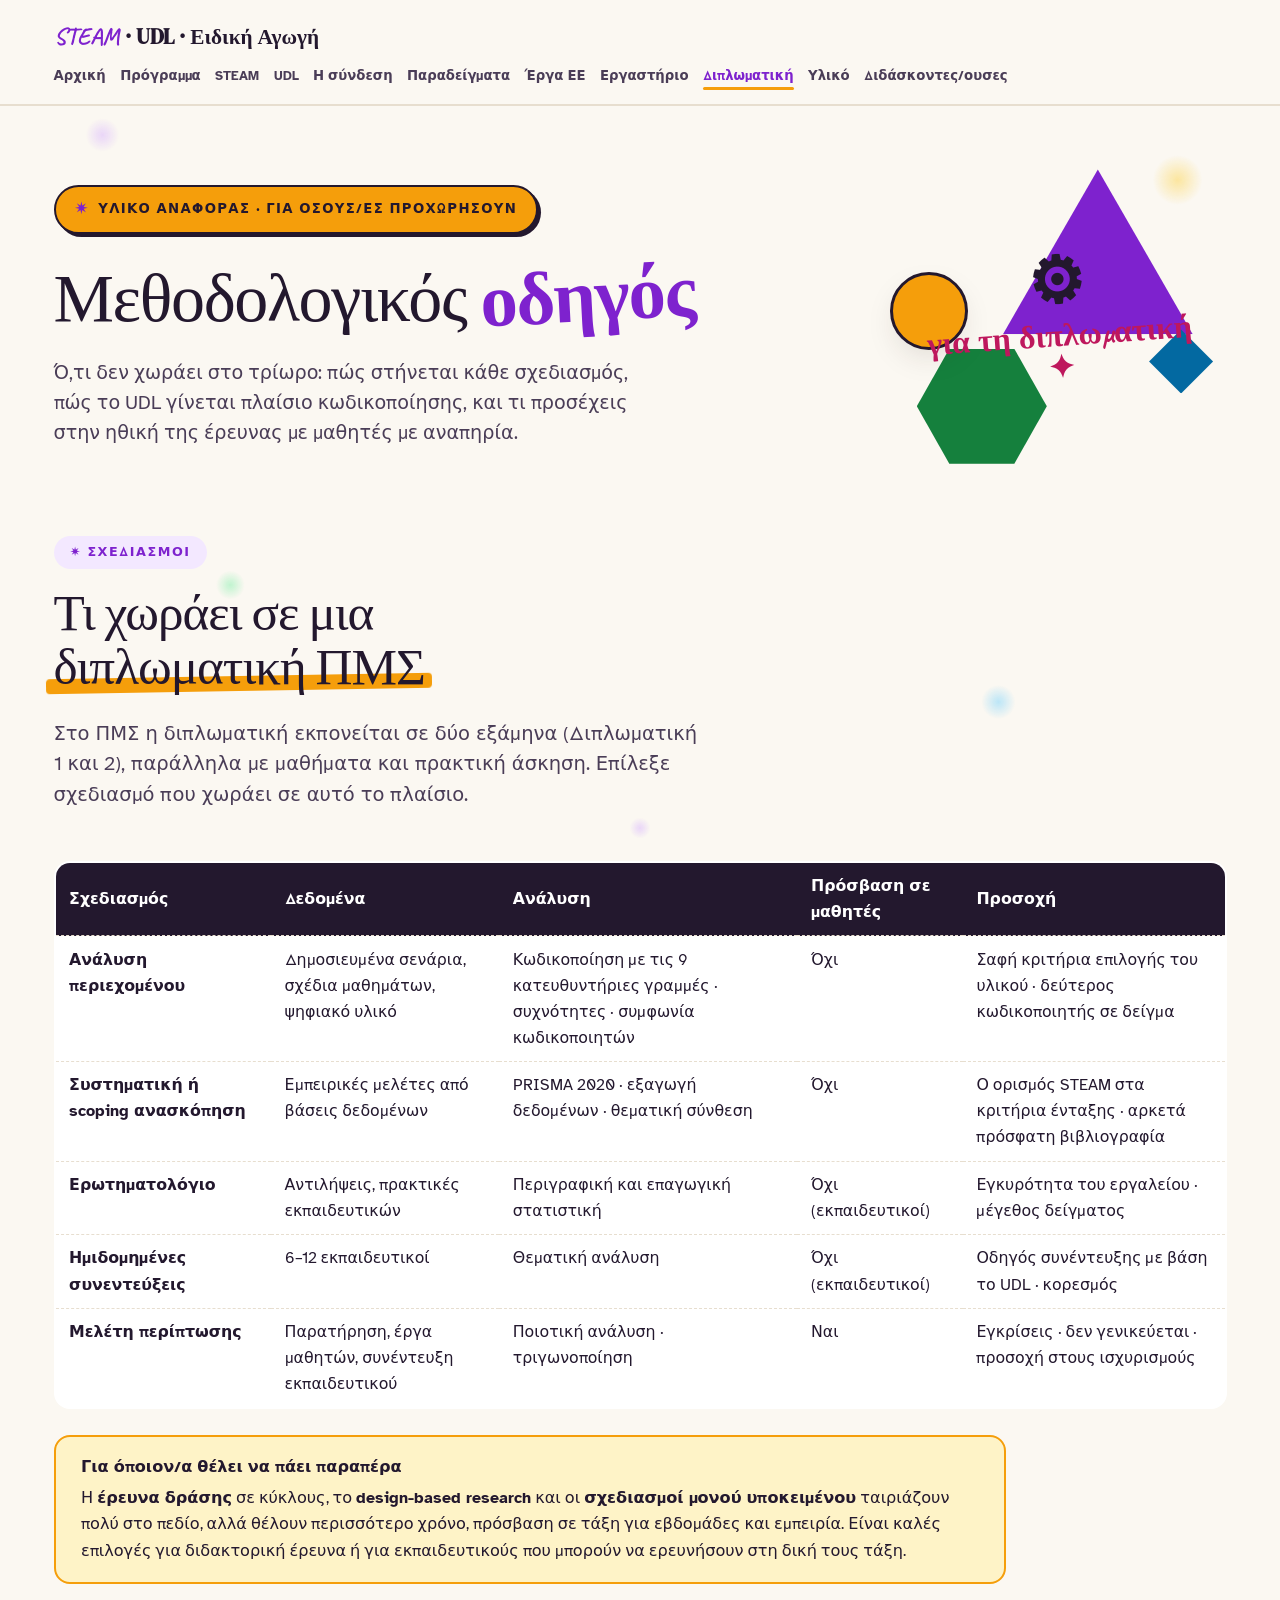
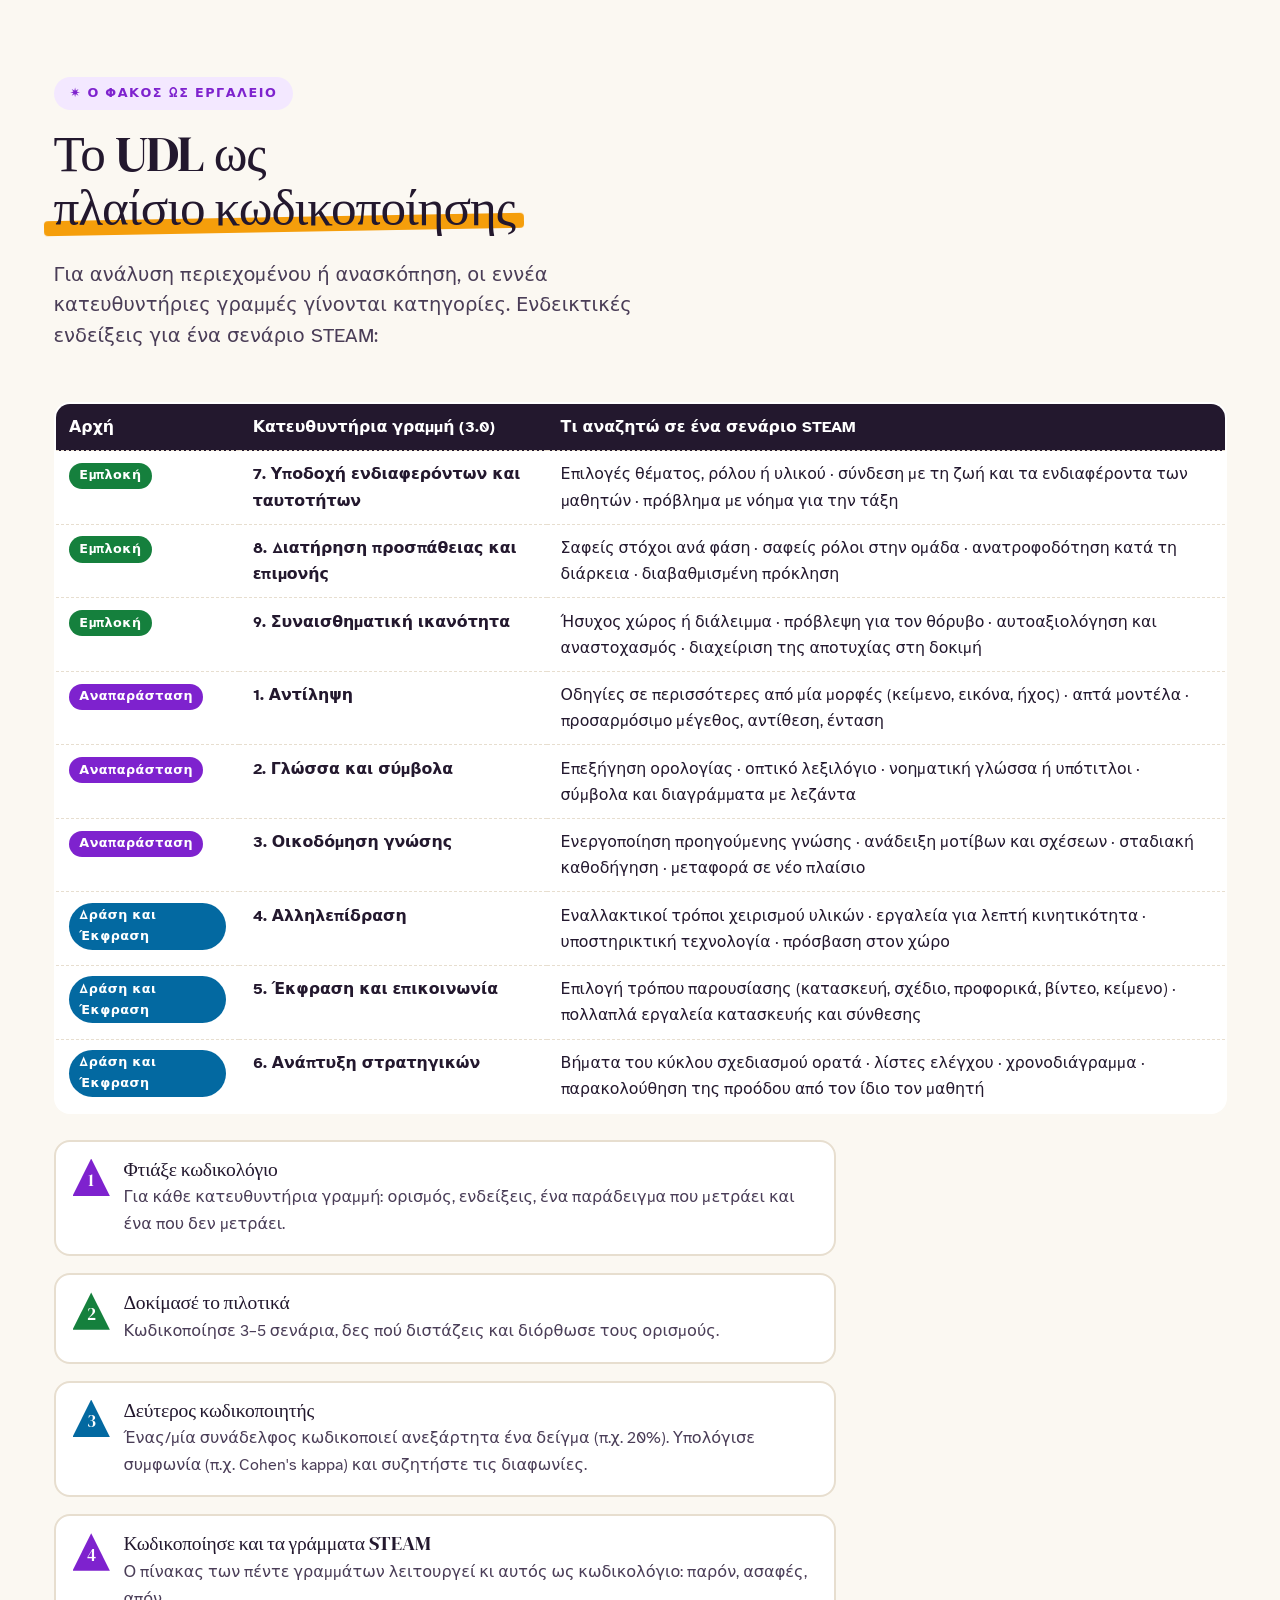
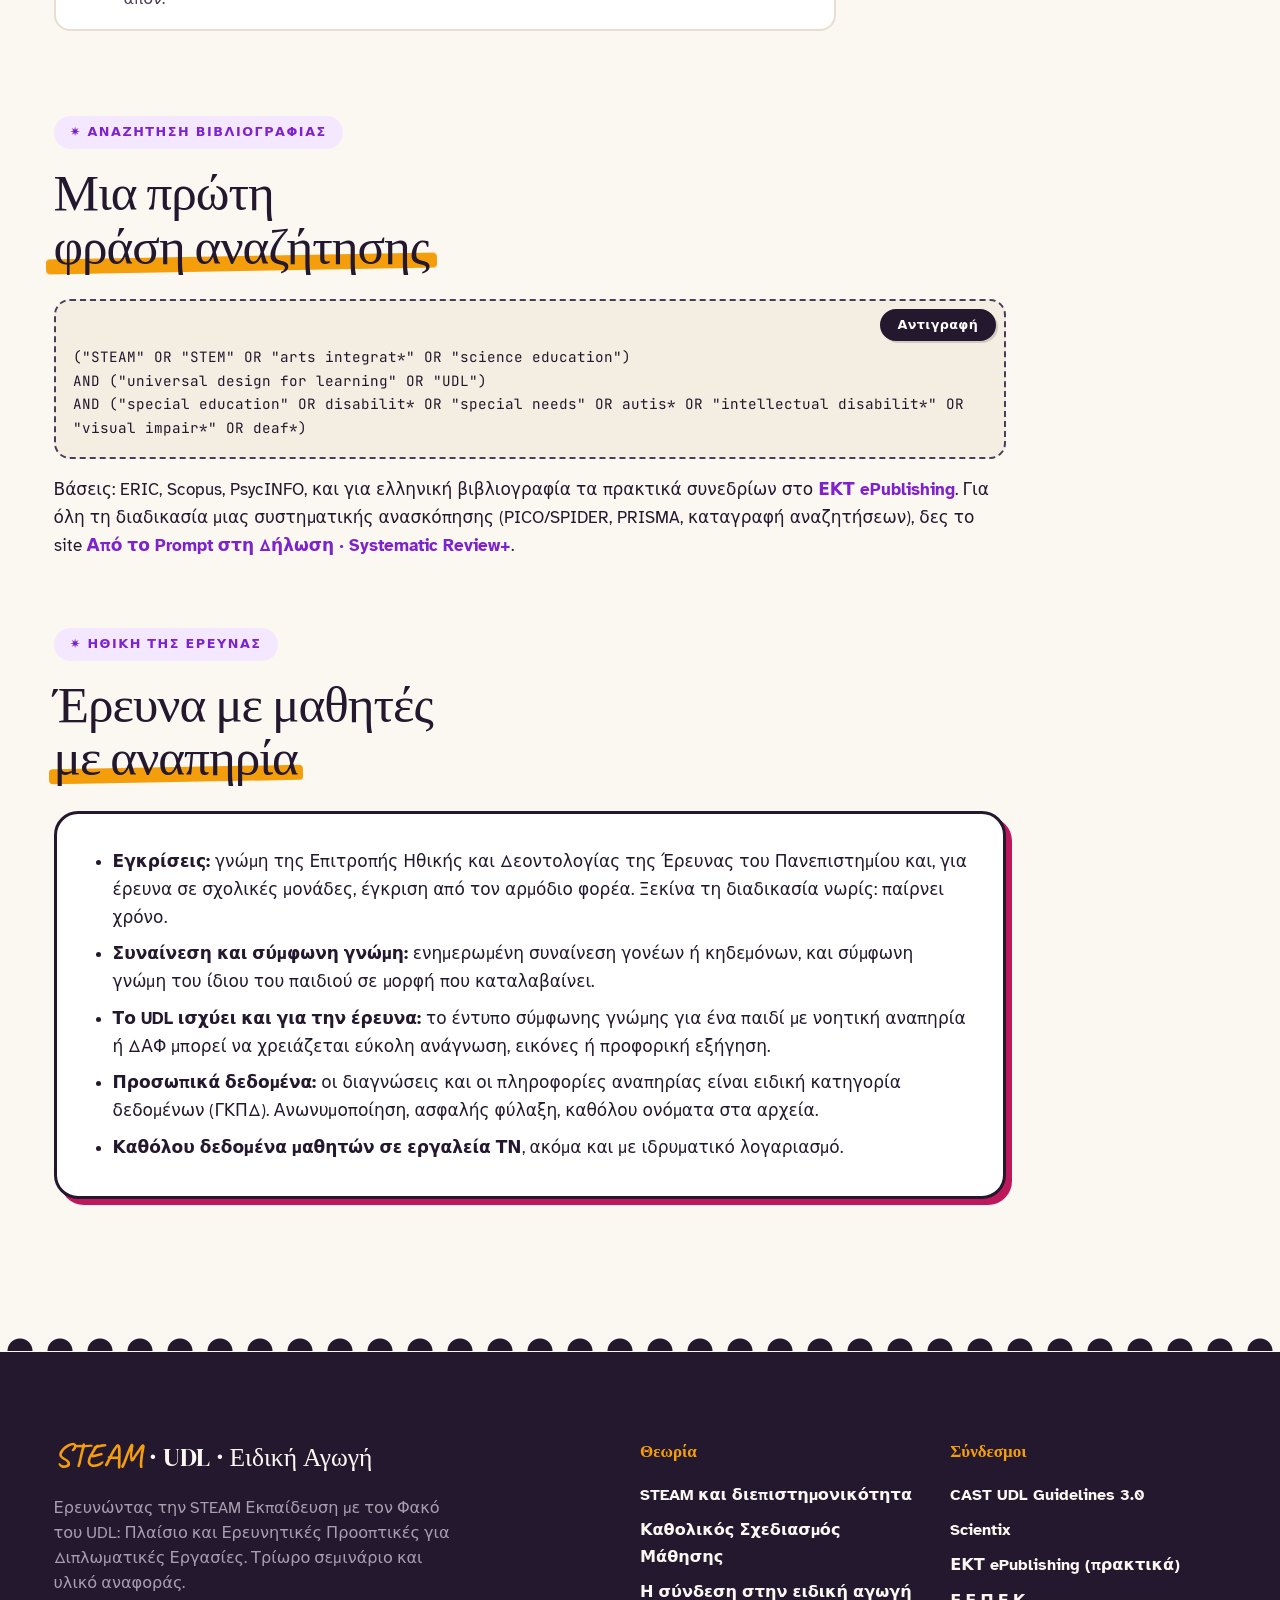
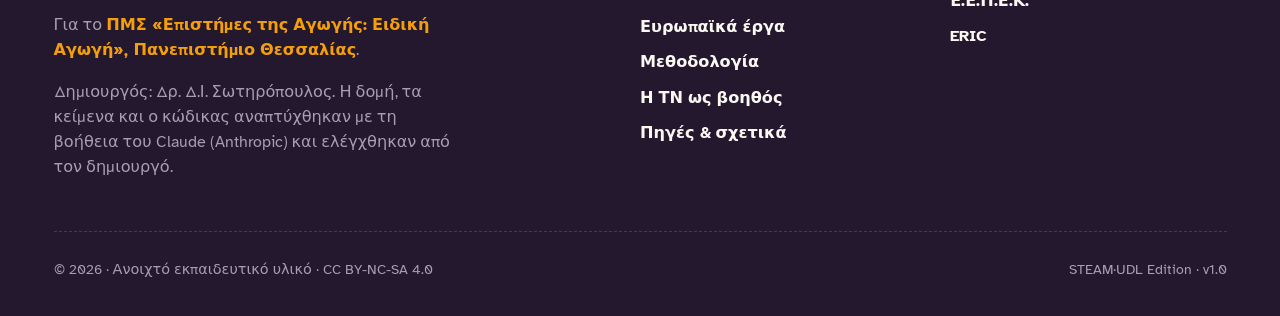
<file: methodology.html>
<!DOCTYPE html>
<html lang="el">
<head>
  <meta charset="UTF-8">
  <meta name="viewport" content="width=device-width, initial-scale=1.0">
  <title>Μεθοδολογία · STEAM · UDL · Ειδική Αγωγή</title>
  <meta name="description" content="Μεθοδολογικός οδηγός: ρεαλιστικοί ερευνητικοί σχεδιασμοί για διπλωματική ΠΜΣ, το UDL ως πλαίσιο κωδικοποίησης, αναζήτηση βιβλιογραφίας, ηθική.">
  <link rel="stylesheet" href="assets/style.css">
  
</head>
<body>

<nav class="nav">
  <div class="nav-inner">
    <a href="index.html" class="nav-brand"><span class="spark">STEAM</span> · UDL · Ειδική Αγωγή</a>
    <ul class="nav-links"><li><a href="index.html">Αρχική</a></li><li><a href="program.html">Πρόγραμμα</a></li><li><a href="steam.html">STEAM</a></li><li><a href="udl.html">UDL</a></li><li><a href="connection.html">Η σύνδεση</a></li><li><a href="examples.html">Παραδείγματα</a></li><li><a href="projects.html">Έργα ΕΕ</a></li><li><a href="lab.html">Εργαστήριο</a></li><li><a href="thesis.html" class="active">Διπλωματική</a></li><li><a href="materials.html">Υλικό</a></li><li><a href="instructor.html">Διδάσκοντες/ουσες</a></li></ul>
  </div>
</nav>

<header class="hero hero-sm">
  <div class="container">
    <div class="hero-grid">
      <div class="hero-content">
        <div class="eyebrow fade-up">Υλικό αναφοράς · για όσους/ες προχωρήσουν</div>
        <h1 class="hero-title fade-up">Μεθοδολογικός <span class="hand">οδηγός</span></h1>
        <p class="hero-subtitle fade-up">Ό,τι δεν χωράει στο τρίωρο: πώς στήνεται κάθε σχεδιασμός, πώς το UDL γίνεται πλαίσιο κωδικοποίησης, και τι προσέχεις στην ηθική της έρευνας με μαθητές με αναπηρία.</p>
        
        
      </div>
      <div class="hero-illo">
        <div class="hero-shape shape-1"></div>
        <div class="hero-shape shape-2"></div>
        <div class="hero-shape shape-3"></div>
        <div class="hero-shape shape-4"></div>
        <div class="hero-label">⚙<br><span>για τη διπλωματική ✦</span></div>
      </div>
    </div>
  </div>
</header>

<section class="tight">
  <div class="container">
    <div class="section-eyebrow">✷ Σχεδιασμοί</div>
    <h2 class="section-title">Τι χωράει σε μια <span class="accent">διπλωματική ΠΜΣ</span></h2>
    <p class="section-lead">Στο ΠΜΣ η διπλωματική εκπονείται σε δύο εξάμηνα (Διπλωματική 1 και 2), παράλληλα με μαθήματα και πρακτική άσκηση. Επίλεξε σχεδιασμό που χωράει σε αυτό το πλαίσιο.</p>
    <div class="tbl-wrap"><table class="tbl">
      <tr><th>Σχεδιασμός</th><th>Δεδομένα</th><th>Ανάλυση</th><th>Πρόσβαση σε μαθητές</th><th>Προσοχή</th></tr>
      <tr><td><strong>Ανάλυση περιεχομένου</strong></td><td>Δημοσιευμένα σενάρια, σχέδια μαθημάτων, ψηφιακό υλικό</td><td>Κωδικοποίηση με τις 9 κατευθυντήριες γραμμές · συχνότητες · συμφωνία κωδικοποιητών</td><td>Όχι</td><td>Σαφή κριτήρια επιλογής του υλικού · δεύτερος κωδικοποιητής σε δείγμα</td></tr>
      <tr><td><strong>Συστηματική ή scoping ανασκόπηση</strong></td><td>Εμπειρικές μελέτες από βάσεις δεδομένων</td><td>PRISMA 2020 · εξαγωγή δεδομένων · θεματική σύνθεση</td><td>Όχι</td><td>Ο ορισμός STEAM στα κριτήρια ένταξης · αρκετά πρόσφατη βιβλιογραφία</td></tr>
      <tr><td><strong>Ερωτηματολόγιο</strong></td><td>Αντιλήψεις, πρακτικές εκπαιδευτικών</td><td>Περιγραφική και επαγωγική στατιστική</td><td>Όχι (εκπαιδευτικοί)</td><td>Εγκυρότητα του εργαλείου · μέγεθος δείγματος</td></tr>
      <tr><td><strong>Ημιδομημένες συνεντεύξεις</strong></td><td>6–12 εκπαιδευτικοί</td><td>Θεματική ανάλυση</td><td>Όχι (εκπαιδευτικοί)</td><td>Οδηγός συνέντευξης με βάση το UDL · κορεσμός</td></tr>
      <tr><td><strong>Μελέτη περίπτωσης</strong></td><td>Παρατήρηση, έργα μαθητών, συνέντευξη εκπαιδευτικού</td><td>Ποιοτική ανάλυση · τριγωνοποίηση</td><td>Ναι</td><td>Εγκρίσεις · δεν γενικεύεται · προσοχή στους ισχυρισμούς</td></tr>
    </table></div>
    <div class="box box-warn" style="max-width:56rem;">
      <strong>Για όποιον/α θέλει να πάει παραπέρα</strong>
      <p>Η <strong>έρευνα δράσης</strong> σε κύκλους, το <strong>design-based research</strong> και οι <strong>σχεδιασμοί μονού υποκειμένου</strong> ταιριάζουν πολύ στο πεδίο, αλλά θέλουν περισσότερο χρόνο, πρόσβαση σε τάξη για εβδομάδες και εμπειρία. Είναι καλές επιλογές για διδακτορική έρευνα ή για εκπαιδευτικούς που μπορούν να ερευνήσουν στη δική τους τάξη.</p>
    </div>
  </div>
</section>

<section class="tight">
  <div class="container">
    <div class="section-eyebrow">✷ Ο φακός ως εργαλείο</div>
    <h2 class="section-title">Το UDL ως <span class="accent">πλαίσιο κωδικοποίησης</span></h2>
    <p class="section-lead">Για ανάλυση περιεχομένου ή ανασκόπηση, οι εννέα κατευθυντήριες γραμμές γίνονται κατηγορίες. Ενδεικτικές ενδείξεις για ένα σενάριο STEAM:</p>
    <div class="tbl-wrap"><table class="tbl">
      <tr><th>Αρχή</th><th>Κατευθυντήρια γραμμή (3.0)</th><th>Τι αναζητώ σε ένα σενάριο STEAM</th></tr>
      <tr><td><span class="pr pr-eng">Εμπλοκή</span></td><td><strong>7. Υποδοχή ενδιαφερόντων και ταυτοτήτων</strong></td><td>Επιλογές θέματος, ρόλου ή υλικού · σύνδεση με τη ζωή και τα ενδιαφέροντα των μαθητών · πρόβλημα με νόημα για την τάξη</td></tr><tr><td><span class="pr pr-eng">Εμπλοκή</span></td><td><strong>8. Διατήρηση προσπάθειας και επιμονής</strong></td><td>Σαφείς στόχοι ανά φάση · σαφείς ρόλοι στην ομάδα · ανατροφοδότηση κατά τη διάρκεια · διαβαθμισμένη πρόκληση</td></tr><tr><td><span class="pr pr-eng">Εμπλοκή</span></td><td><strong>9. Συναισθηματική ικανότητα</strong></td><td>Ήσυχος χώρος ή διάλειμμα · πρόβλεψη για τον θόρυβο · αυτοαξιολόγηση και αναστοχασμός · διαχείριση της αποτυχίας στη δοκιμή</td></tr><tr><td><span class="pr pr-rep">Αναπαράσταση</span></td><td><strong>1. Αντίληψη</strong></td><td>Οδηγίες σε περισσότερες από μία μορφές (κείμενο, εικόνα, ήχος) · απτά μοντέλα · προσαρμόσιμο μέγεθος, αντίθεση, ένταση</td></tr><tr><td><span class="pr pr-rep">Αναπαράσταση</span></td><td><strong>2. Γλώσσα και σύμβολα</strong></td><td>Επεξήγηση ορολογίας · οπτικό λεξιλόγιο · νοηματική γλώσσα ή υπότιτλοι · σύμβολα και διαγράμματα με λεζάντα</td></tr><tr><td><span class="pr pr-rep">Αναπαράσταση</span></td><td><strong>3. Οικοδόμηση γνώσης</strong></td><td>Ενεργοποίηση προηγούμενης γνώσης · ανάδειξη μοτίβων και σχέσεων · σταδιακή καθοδήγηση · μεταφορά σε νέο πλαίσιο</td></tr><tr><td><span class="pr pr-act">Δράση και Έκφραση</span></td><td><strong>4. Αλληλεπίδραση</strong></td><td>Εναλλακτικοί τρόποι χειρισμού υλικών · εργαλεία για λεπτή κινητικότητα · υποστηρικτική τεχνολογία · πρόσβαση στον χώρο</td></tr><tr><td><span class="pr pr-act">Δράση και Έκφραση</span></td><td><strong>5. Έκφραση και επικοινωνία</strong></td><td>Επιλογή τρόπου παρουσίασης (κατασκευή, σχέδιο, προφορικά, βίντεο, κείμενο) · πολλαπλά εργαλεία κατασκευής και σύνθεσης</td></tr><tr><td><span class="pr pr-act">Δράση και Έκφραση</span></td><td><strong>6. Ανάπτυξη στρατηγικών</strong></td><td>Βήματα του κύκλου σχεδιασμού ορατά · λίστες ελέγχου · χρονοδιάγραμμα · παρακολούθηση της προόδου από τον ίδιο τον μαθητή</td></tr>
    </table></div>
    <div class="steps">
      <li><h4>Φτιάξε κωδικολόγιο</h4><p>Για κάθε κατευθυντήρια γραμμή: ορισμός, ενδείξεις, ένα παράδειγμα που μετράει και ένα που δεν μετράει.</p></li>
      <li><h4>Δοκίμασέ το πιλοτικά</h4><p>Κωδικοποίησε 3–5 σενάρια, δες πού διστάζεις και διόρθωσε τους ορισμούς.</p></li>
      <li><h4>Δεύτερος κωδικοποιητής</h4><p>Ένας/μία συνάδελφος κωδικοποιεί ανεξάρτητα ένα δείγμα (π.χ. 20%). Υπολόγισε συμφωνία (π.χ. Cohen's kappa) και συζητήστε τις διαφωνίες.</p></li>
      <li><h4>Κωδικοποίησε και τα γράμματα STEAM</h4><p>Ο πίνακας των πέντε γραμμάτων λειτουργεί κι αυτός ως κωδικολόγιο: παρόν, ασαφές, απόν.</p></li>
    </div>
  </div>
</section>

<section class="tight">
  <div class="container">
    <div class="section-eyebrow">✷ Αναζήτηση βιβλιογραφίας</div>
    <h2 class="section-title">Μια πρώτη <span class="accent">φράση αναζήτησης</span></h2>
    <div class="prompt-box" style="max-width:56rem;"><button class="copy-btn" onclick="copyText(this)">Αντιγραφή</button>("STEAM" OR "STEM" OR "arts integrat*" OR "science education")
AND ("universal design for learning" OR "UDL")
AND ("special education" OR disabilit* OR "special needs" OR autis* OR "intellectual disabilit*" OR "visual impair*" OR deaf*)</div>
    <p style="max-width:56rem;">Βάσεις: ERIC, Scopus, PsycINFO, και για ελληνική βιβλιογραφία τα πρακτικά συνεδρίων στο <a href="https://eproceedings.epublishing.ekt.gr/" target="_blank" rel="noopener">ΕΚΤ ePublishing</a>. Για όλη τη διαδικασία μιας συστηματικής ανασκόπησης (PICO/SPIDER, PRISMA, καταγραφή αναζητήσεων), δες το site <a href="https://genaisotirop.github.io/heal-genai-workshop-systematic-plus/" target="_blank" rel="noopener">Από το Prompt στη Δήλωση · Systematic Review+</a>.</p>
  </div>
</section>

<section class="tight">
  <div class="container">
    <div class="section-eyebrow">✷ Ηθική της έρευνας</div>
    <h2 class="section-title">Έρευνα με μαθητές <span class="accent">με αναπηρία</span></h2>
    <div class="card c-plum" style="max-width:56rem;">
      <ul>
        <li><strong>Εγκρίσεις:</strong> γνώμη της Επιτροπής Ηθικής και Δεοντολογίας της Έρευνας του Πανεπιστημίου και, για έρευνα σε σχολικές μονάδες, έγκριση από τον αρμόδιο φορέα. Ξεκίνα τη διαδικασία νωρίς: παίρνει χρόνο.</li>
        <li><strong>Συναίνεση και σύμφωνη γνώμη:</strong> ενημερωμένη συναίνεση γονέων ή κηδεμόνων, και σύμφωνη γνώμη του ίδιου του παιδιού σε μορφή που καταλαβαίνει.</li>
        <li><strong>Το UDL ισχύει και για την έρευνα:</strong> το έντυπο σύμφωνης γνώμης για ένα παιδί με νοητική αναπηρία ή ΔΑΦ μπορεί να χρειάζεται εύκολη ανάγνωση, εικόνες ή προφορική εξήγηση.</li>
        <li><strong>Προσωπικά δεδομένα:</strong> οι διαγνώσεις και οι πληροφορίες αναπηρίας είναι ειδική κατηγορία δεδομένων (ΓΚΠΔ). Ανωνυμοποίηση, ασφαλής φύλαξη, καθόλου ονόματα στα αρχεία.</li>
        <li><strong>Καθόλου δεδομένα μαθητών σε εργαλεία ΤΝ</strong>, ακόμα και με ιδρυματικό λογαριασμό.</li>
      </ul>
    </div>
  </div>
</section>


<footer class="footer">
  <div class="container">
    <div class="footer-grid">
      <div>
        <div class="footer-brand"><span class="hand">STEAM</span> · UDL · Ειδική Αγωγή</div>
        <p class="footer-text">Ερευνώντας την STEAM Εκπαίδευση με τον Φακό του UDL: Πλαίσιο και Ερευνητικές Προοπτικές για Διπλωματικές Εργασίες. Τρίωρο σεμινάριο και υλικό αναφοράς.</p>
        <p class="footer-text" style="margin-top:1rem;">Για το <a href="https://maspecialed.sed.uth.gr/" target="_blank" rel="noopener" style="color:var(--sun);">ΠΜΣ «Επιστήμες της Αγωγής: Ειδική Αγωγή», Πανεπιστήμιο Θεσσαλίας</a>.</p>
        <p class="footer-text" style="margin-top:1rem;">Δημιουργός: Δρ. Δ.Ι. Σωτηρόπουλος. Η δομή, τα κείμενα και ο κώδικας αναπτύχθηκαν με τη βοήθεια του Claude (Anthropic) και ελέγχθηκαν από τον δημιουργό.</p>
      </div>
      <div>
        <h5>Θεωρία</h5>
        <ul>
          <li><a href="steam.html">STEAM και διεπιστημονικότητα</a></li>
          <li><a href="udl.html">Καθολικός Σχεδιασμός Μάθησης</a></li>
          <li><a href="connection.html">Η σύνδεση στην ειδική αγωγή</a></li>
          <li><a href="projects.html">Ευρωπαϊκά έργα</a></li>
          <li><a href="methodology.html">Μεθοδολογία</a></li>
          <li><a href="ai.html">Η ΤΝ ως βοηθός</a></li>
          <li><a href="about.html">Πηγές &amp; σχετικά</a></li>
        </ul>
      </div>
      <div>
        <h5>Σύνδεσμοι</h5>
        <ul>
          <li><a href="https://udlguidelines.cast.org/" target="_blank" rel="noopener">CAST UDL Guidelines 3.0</a></li>
          <li><a href="https://www.scientix.eu/" target="_blank" rel="noopener">Scientix</a></li>
          <li><a href="https://eproceedings.epublishing.ekt.gr/" target="_blank" rel="noopener">ΕΚΤ ePublishing (πρακτικά)</a></li>
          <li><a href="https://www.eepek.gr/el" target="_blank" rel="noopener">Ε.Ε.Π.Ε.Κ.</a></li>
          <li><a href="https://eric.ed.gov" target="_blank" rel="noopener">ERIC</a></li>
        </ul>
      </div>
    </div>
    <div class="footer-bottom">
      <div>© 2026 · Ανοιχτό εκπαιδευτικό υλικό · CC BY-NC-SA 4.0</div>
      <div>STEAM·UDL Edition · v1.0</div>
    </div>
  </div>
</footer>

<script>
function copyText(btn, targetId) {
  let text;
  if (targetId) { text = document.getElementById(targetId).innerText.trim(); }
  else {
    const clone = btn.parentElement.cloneNode(true);
    const b = clone.querySelector('.copy-btn'); if (b) b.remove();
    text = clone.textContent.trim();
  }
  const done = function () {
    const old = btn.dataset.label || btn.textContent;
    btn.dataset.label = old;
    btn.textContent = '✓ Αντιγράφηκε';
    btn.classList.add('copied');
    setTimeout(function () { btn.textContent = old; btn.classList.remove('copied'); }, 2000);
  };
  if (navigator.clipboard && window.isSecureContext) {
    navigator.clipboard.writeText(text).then(done).catch(function () { fallback(text); done(); });
  } else { fallback(text); done(); }
}
function fallback(text) {
  const ta = document.createElement('textarea');
  ta.value = text; ta.style.position = 'fixed'; ta.style.opacity = '0';
  document.body.appendChild(ta); ta.select();
  try { document.execCommand('copy'); } catch (e) {}
  document.body.removeChild(ta);
}
</script>

</body>
</html>
</file>
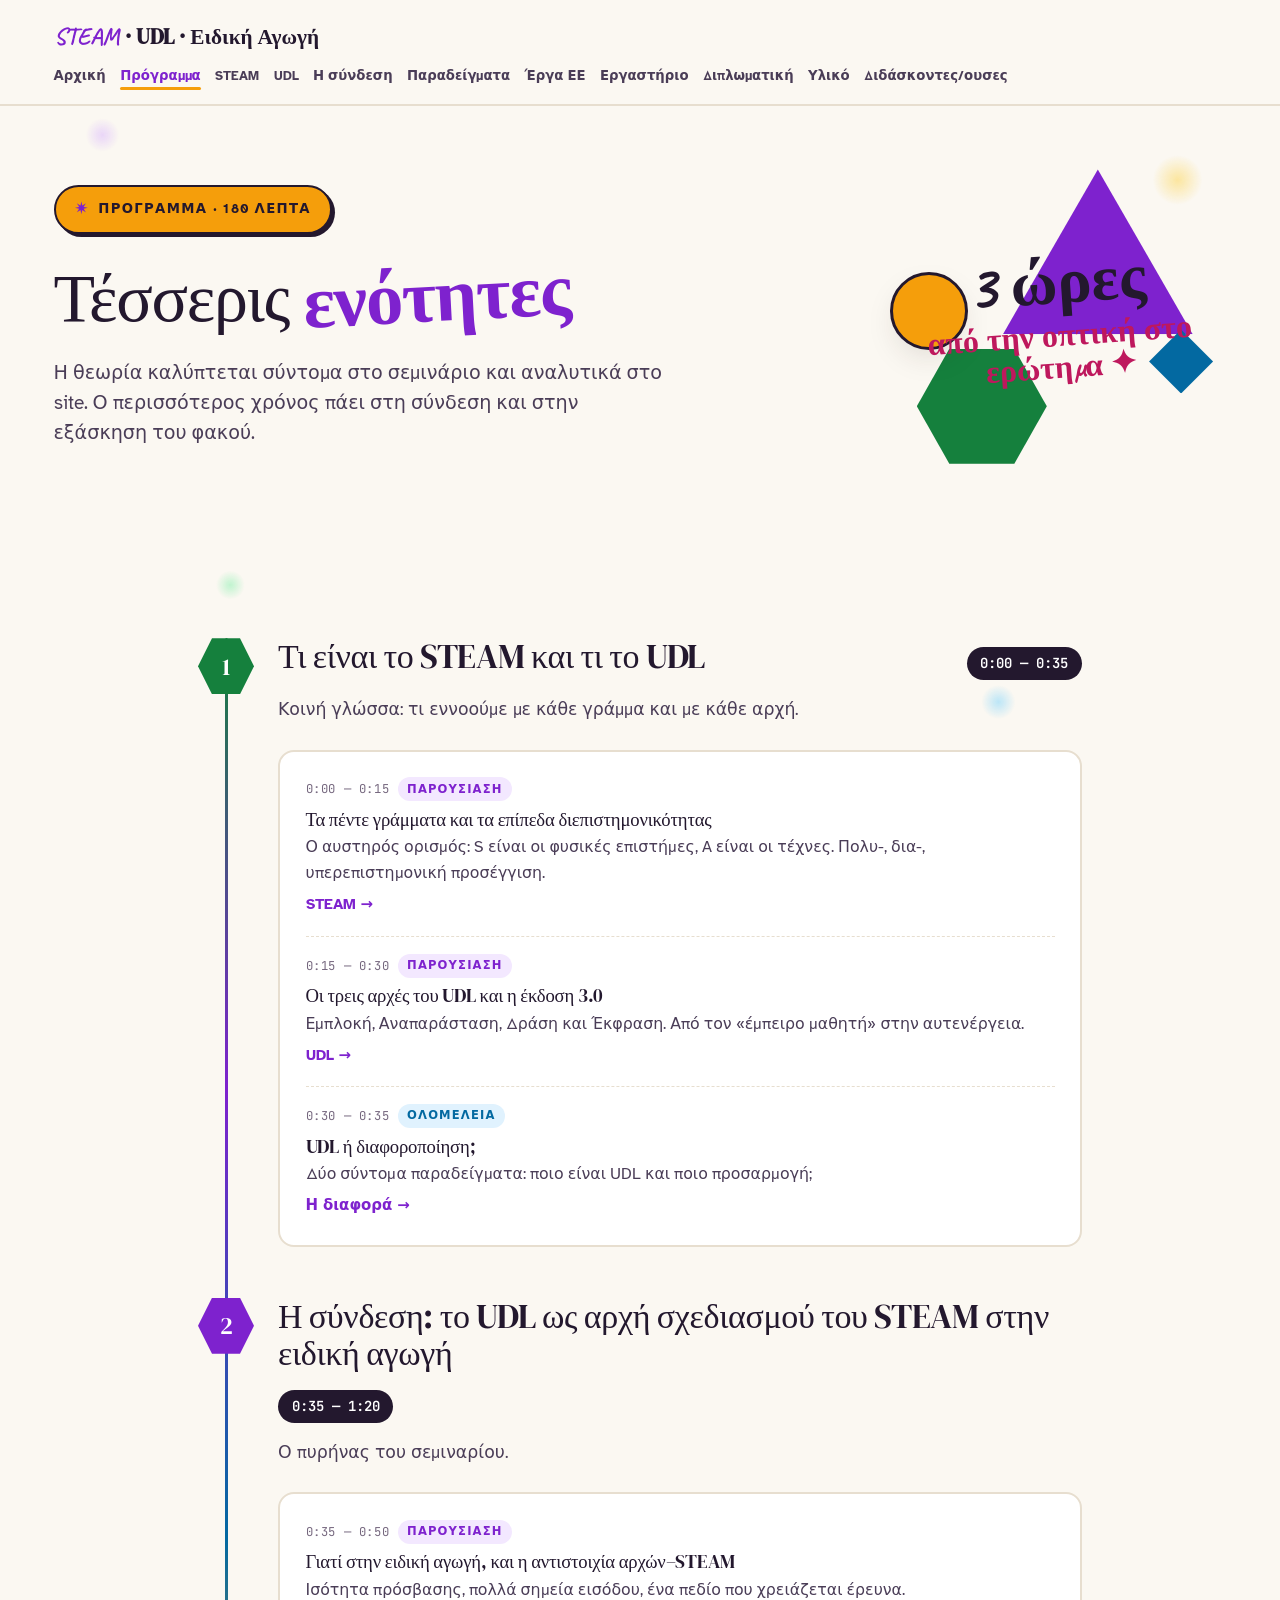
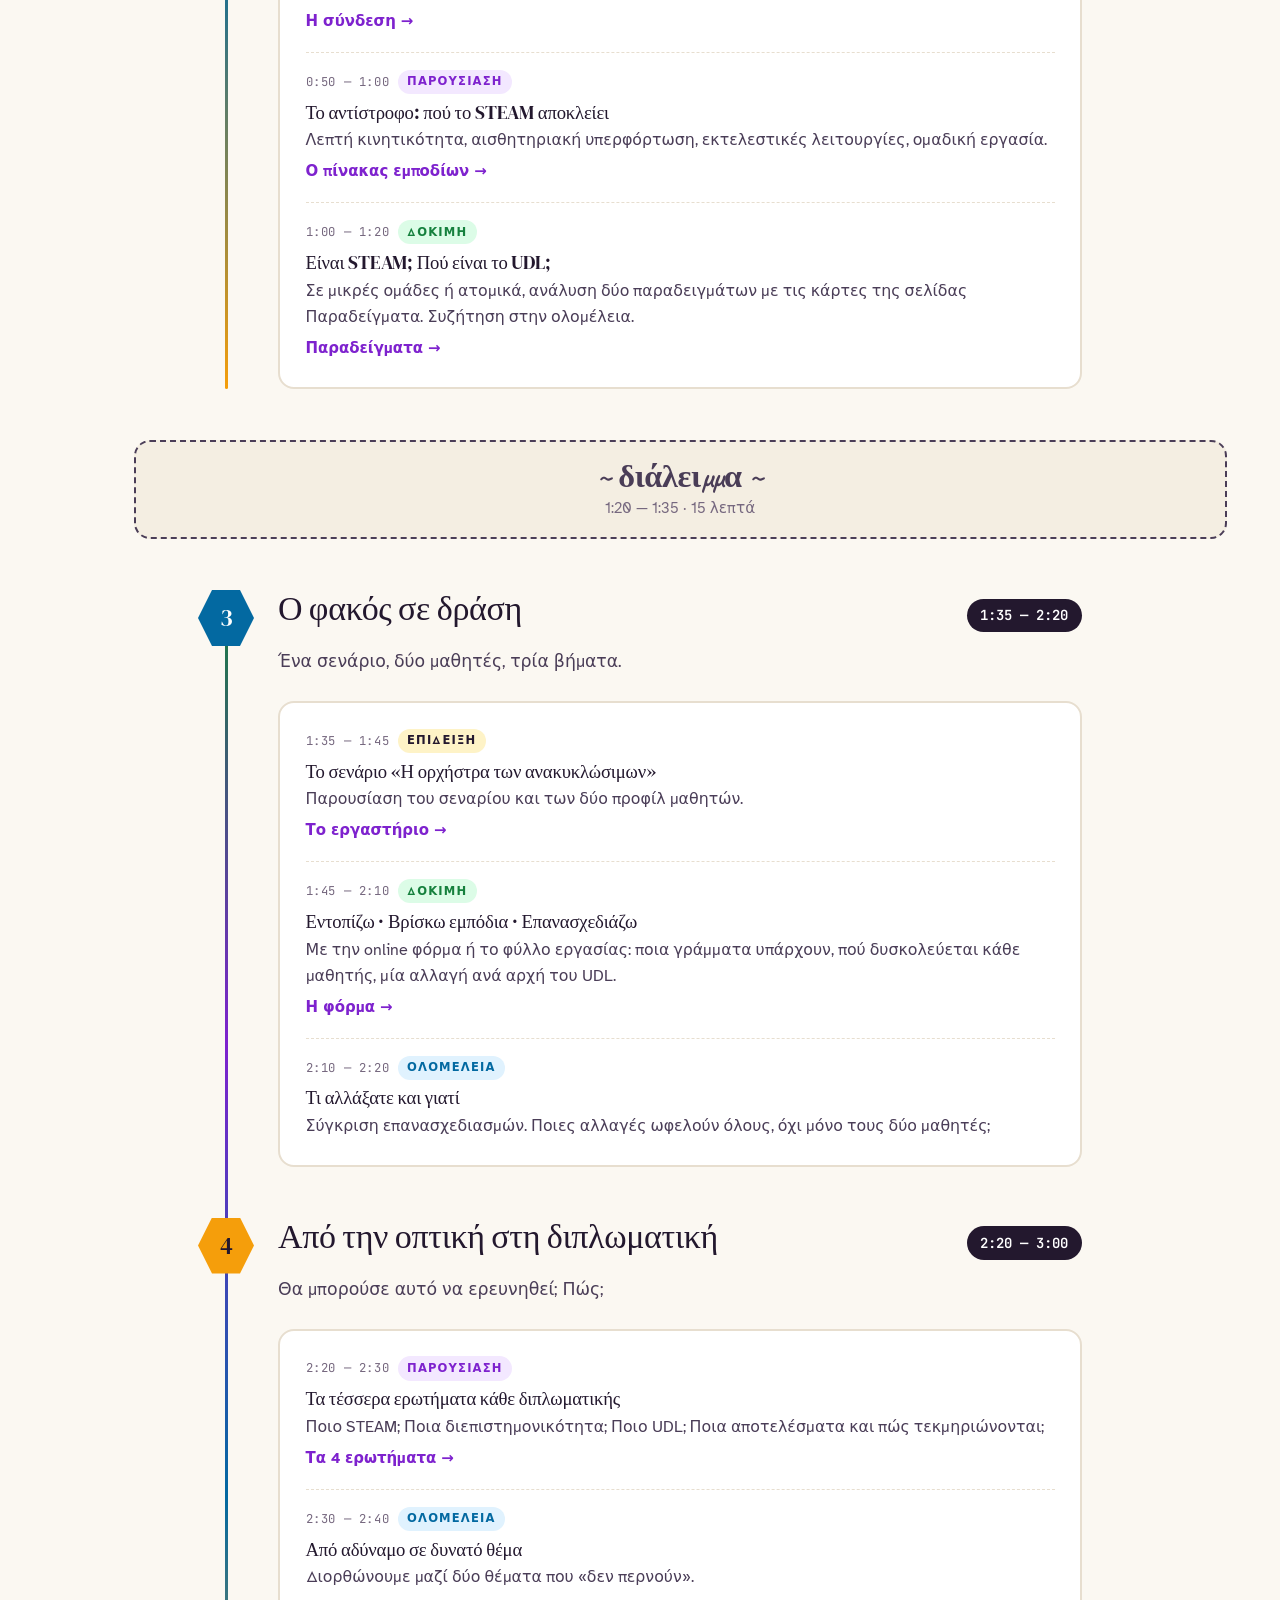
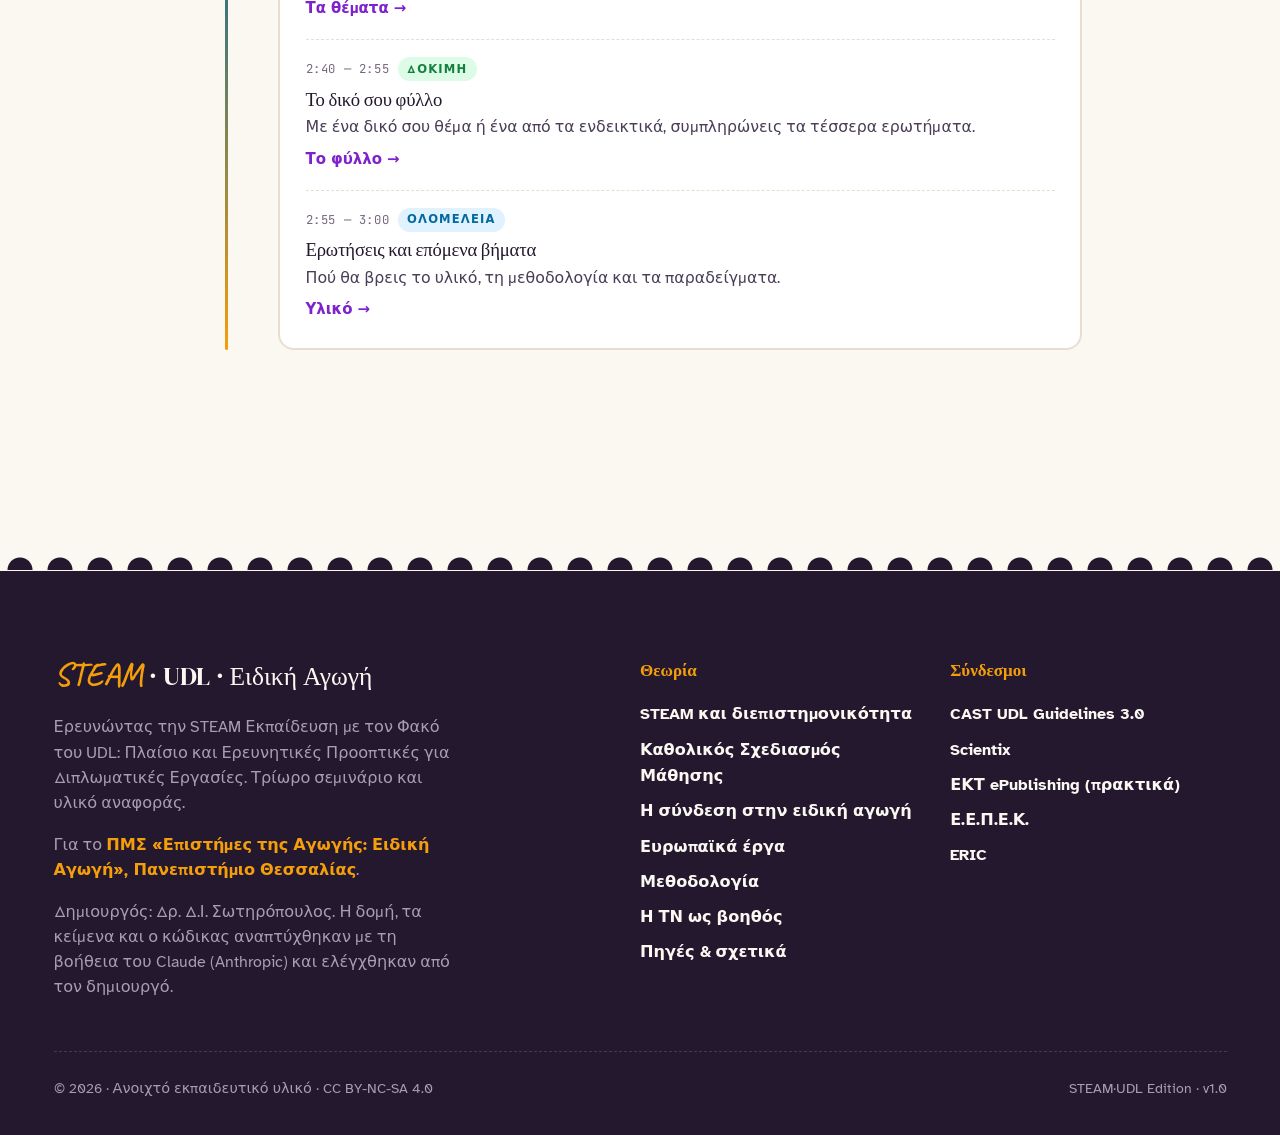
<file: program.html>
<!DOCTYPE html>
<html lang="el">
<head>
  <meta charset="UTF-8">
  <meta name="viewport" content="width=device-width, initial-scale=1.0">
  <title>Πρόγραμμα · STEAM · UDL · Ειδική Αγωγή</title>
  <meta name="description" content="Το πρόγραμμα του τρίωρου σεμιναρίου: τέσσερις ενότητες από το STEAM και το UDL ως το ερευνητικό ερώτημα.">
  <link rel="stylesheet" href="assets/style.css">
  
</head>
<body>

<nav class="nav">
  <div class="nav-inner">
    <a href="index.html" class="nav-brand"><span class="spark">STEAM</span> · UDL · Ειδική Αγωγή</a>
    <ul class="nav-links"><li><a href="index.html">Αρχική</a></li><li><a href="program.html" class="active">Πρόγραμμα</a></li><li><a href="steam.html">STEAM</a></li><li><a href="udl.html">UDL</a></li><li><a href="connection.html">Η σύνδεση</a></li><li><a href="examples.html">Παραδείγματα</a></li><li><a href="projects.html">Έργα ΕΕ</a></li><li><a href="lab.html">Εργαστήριο</a></li><li><a href="thesis.html">Διπλωματική</a></li><li><a href="materials.html">Υλικό</a></li><li><a href="instructor.html">Διδάσκοντες/ουσες</a></li></ul>
  </div>
</nav>

<header class="hero hero-sm">
  <div class="container">
    <div class="hero-grid">
      <div class="hero-content">
        <div class="eyebrow fade-up">Πρόγραμμα · 180 λεπτά</div>
        <h1 class="hero-title fade-up">Τέσσερις <span class="hand">ενότητες</span></h1>
        <p class="hero-subtitle fade-up">Η θεωρία καλύπτεται σύντομα στο σεμινάριο και αναλυτικά στο site. Ο περισσότερος χρόνος πάει στη σύνδεση και στην εξάσκηση του φακού.</p>
        
        
      </div>
      <div class="hero-illo">
        <div class="hero-shape shape-1"></div>
        <div class="hero-shape shape-2"></div>
        <div class="hero-shape shape-3"></div>
        <div class="hero-shape shape-4"></div>
        <div class="hero-label">3 ώρες<br><span>από την οπτική στο ερώτημα ✦</span></div>
      </div>
    </div>
  </div>
</header>

<section>
  <div class="container">
    <div class="timeline">
      <div class="module m-teal" id="u1">
        <div class="module-dot">1</div>
        <div class="module-header"><h3 class="module-title">Τι είναι το STEAM και τι το UDL</h3><span class="module-time">0:00 — 0:35</span></div>
        <p class="module-lead">Κοινή γλώσσα: τι εννοούμε με κάθε γράμμα και με κάθε αρχή.</p>
        <div class="module-body">
          <div class="module-block"><div class="block-meta"><span class="block-time">0:00 — 0:15</span><span class="block-type type-lecture">Παρουσίαση</span></div>
<h4 class="block-title">Τα πέντε γράμματα και τα επίπεδα διεπιστημονικότητας</h4><p class="block-desc">Ο αυστηρός ορισμός: S είναι οι φυσικές επιστήμες, A είναι οι τέχνες. Πολυ-, δια-, υπερεπιστημονική προσέγγιση.</p><a class="block-link" href="steam.html">STEAM →</a></div>
          <div class="module-block"><div class="block-meta"><span class="block-time">0:15 — 0:30</span><span class="block-type type-lecture">Παρουσίαση</span></div>
<h4 class="block-title">Οι τρεις αρχές του UDL και η έκδοση 3.0</h4><p class="block-desc">Εμπλοκή, Αναπαράσταση, Δράση και Έκφραση. Από τον «έμπειρο μαθητή» στην αυτενέργεια.</p><a class="block-link" href="udl.html">UDL →</a></div>
          <div class="module-block"><div class="block-meta"><span class="block-time">0:30 — 0:35</span><span class="block-type type-plenary">Ολομέλεια</span></div>
<h4 class="block-title">UDL ή διαφοροποίηση;</h4><p class="block-desc">Δύο σύντομα παραδείγματα: ποιο είναι UDL και ποιο προσαρμογή;</p><a class="block-link" href="udl.html">Η διαφορά →</a></div>
        </div>
      </div>

      <div class="module" id="u2">
        <div class="module-dot">2</div>
        <div class="module-header"><h3 class="module-title">Η σύνδεση: το UDL ως αρχή σχεδιασμού του STEAM στην ειδική αγωγή</h3><span class="module-time">0:35 — 1:20</span></div>
        <p class="module-lead">Ο πυρήνας του σεμιναρίου.</p>
        <div class="module-body">
          <div class="module-block"><div class="block-meta"><span class="block-time">0:35 — 0:50</span><span class="block-type type-lecture">Παρουσίαση</span></div>
<h4 class="block-title">Γιατί στην ειδική αγωγή, και η αντιστοιχία αρχών–STEAM</h4><p class="block-desc">Ισότητα πρόσβασης, πολλά σημεία εισόδου, ένα πεδίο που χρειάζεται έρευνα.</p><a class="block-link" href="connection.html">Η σύνδεση →</a></div>
          <div class="module-block"><div class="block-meta"><span class="block-time">0:50 — 1:00</span><span class="block-type type-lecture">Παρουσίαση</span></div>
<h4 class="block-title">Το αντίστροφο: πού το STEAM αποκλείει</h4><p class="block-desc">Λεπτή κινητικότητα, αισθητηριακή υπερφόρτωση, εκτελεστικές λειτουργίες, ομαδική εργασία.</p><a class="block-link" href="connection.html">Ο πίνακας εμποδίων →</a></div>
          <div class="module-block"><div class="block-meta"><span class="block-time">1:00 — 1:20</span><span class="block-type type-try">Δοκιμή</span></div>
<h4 class="block-title">Είναι STEAM; Πού είναι το UDL;</h4><p class="block-desc">Σε μικρές ομάδες ή ατομικά, ανάλυση δύο παραδειγμάτων με τις κάρτες της σελίδας Παραδείγματα. Συζήτηση στην ολομέλεια.</p><a class="block-link" href="examples.html">Παραδείγματα →</a></div>
        </div>
      </div>
    </div>

    <div class="break-card"><h4>~ διάλειμμα ~</h4><p>1:20 — 1:35 · 15 λεπτά</p></div>

    <div class="timeline" style="margin-top:0;">
      <div class="module m-sage" id="u3">
        <div class="module-dot">3</div>
        <div class="module-header"><h3 class="module-title">Ο φακός σε δράση</h3><span class="module-time">1:35 — 2:20</span></div>
        <p class="module-lead">Ένα σενάριο, δύο μαθητές, τρία βήματα.</p>
        <div class="module-body">
          <div class="module-block"><div class="block-meta"><span class="block-time">1:35 — 1:45</span><span class="block-type type-demo">Επίδειξη</span></div>
<h4 class="block-title">Το σενάριο «Η ορχήστρα των ανακυκλώσιμων»</h4><p class="block-desc">Παρουσίαση του σεναρίου και των δύο προφίλ μαθητών.</p><a class="block-link" href="lab.html">Το εργαστήριο →</a></div>
          <div class="module-block"><div class="block-meta"><span class="block-time">1:45 — 2:10</span><span class="block-type type-try">Δοκιμή</span></div>
<h4 class="block-title">Εντοπίζω · Βρίσκω εμπόδια · Επανασχεδιάζω</h4><p class="block-desc">Με την online φόρμα ή το φύλλο εργασίας: ποια γράμματα υπάρχουν, πού δυσκολεύεται κάθε μαθητής, μία αλλαγή ανά αρχή του UDL.</p><a class="block-link" href="lab.html">Η φόρμα →</a></div>
          <div class="module-block"><div class="block-meta"><span class="block-time">2:10 — 2:20</span><span class="block-type type-plenary">Ολομέλεια</span></div>
<h4 class="block-title">Τι αλλάξατε και γιατί</h4><p class="block-desc">Σύγκριση επανασχεδιασμών. Ποιες αλλαγές ωφελούν όλους, όχι μόνο τους δύο μαθητές;</p></div>
        </div>
      </div>

      <div class="module m-sun" id="u4">
        <div class="module-dot">4</div>
        <div class="module-header"><h3 class="module-title">Από την οπτική στη διπλωματική</h3><span class="module-time">2:20 — 3:00</span></div>
        <p class="module-lead">Θα μπορούσε αυτό να ερευνηθεί; Πώς;</p>
        <div class="module-body">
          <div class="module-block"><div class="block-meta"><span class="block-time">2:20 — 2:30</span><span class="block-type type-lecture">Παρουσίαση</span></div>
<h4 class="block-title">Τα τέσσερα ερωτήματα κάθε διπλωματικής</h4><p class="block-desc">Ποιο STEAM; Ποια διεπιστημονικότητα; Ποιο UDL; Ποια αποτελέσματα και πώς τεκμηριώνονται;</p><a class="block-link" href="thesis.html">Τα 4 ερωτήματα →</a></div>
          <div class="module-block"><div class="block-meta"><span class="block-time">2:30 — 2:40</span><span class="block-type type-plenary">Ολομέλεια</span></div>
<h4 class="block-title">Από αδύναμο σε δυνατό θέμα</h4><p class="block-desc">Διορθώνουμε μαζί δύο θέματα που «δεν περνούν».</p><a class="block-link" href="thesis.html#weak">Τα θέματα →</a></div>
          <div class="module-block"><div class="block-meta"><span class="block-time">2:40 — 2:55</span><span class="block-type type-try">Δοκιμή</span></div>
<h4 class="block-title">Το δικό σου φύλλο</h4><p class="block-desc">Με ένα δικό σου θέμα ή ένα από τα ενδεικτικά, συμπληρώνεις τα τέσσερα ερωτήματα.</p><a class="block-link" href="thesis.html#sheet">Το φύλλο →</a></div>
          <div class="module-block"><div class="block-meta"><span class="block-time">2:55 — 3:00</span><span class="block-type type-plenary">Ολομέλεια</span></div>
<h4 class="block-title">Ερωτήσεις και επόμενα βήματα</h4><p class="block-desc">Πού θα βρεις το υλικό, τη μεθοδολογία και τα παραδείγματα.</p><a class="block-link" href="materials.html">Υλικό →</a></div>
        </div>
      </div>
    </div>
  </div>
</section>


<footer class="footer">
  <div class="container">
    <div class="footer-grid">
      <div>
        <div class="footer-brand"><span class="hand">STEAM</span> · UDL · Ειδική Αγωγή</div>
        <p class="footer-text">Ερευνώντας την STEAM Εκπαίδευση με τον Φακό του UDL: Πλαίσιο και Ερευνητικές Προοπτικές για Διπλωματικές Εργασίες. Τρίωρο σεμινάριο και υλικό αναφοράς.</p>
        <p class="footer-text" style="margin-top:1rem;">Για το <a href="https://maspecialed.sed.uth.gr/" target="_blank" rel="noopener" style="color:var(--sun);">ΠΜΣ «Επιστήμες της Αγωγής: Ειδική Αγωγή», Πανεπιστήμιο Θεσσαλίας</a>.</p>
        <p class="footer-text" style="margin-top:1rem;">Δημιουργός: Δρ. Δ.Ι. Σωτηρόπουλος. Η δομή, τα κείμενα και ο κώδικας αναπτύχθηκαν με τη βοήθεια του Claude (Anthropic) και ελέγχθηκαν από τον δημιουργό.</p>
      </div>
      <div>
        <h5>Θεωρία</h5>
        <ul>
          <li><a href="steam.html">STEAM και διεπιστημονικότητα</a></li>
          <li><a href="udl.html">Καθολικός Σχεδιασμός Μάθησης</a></li>
          <li><a href="connection.html">Η σύνδεση στην ειδική αγωγή</a></li>
          <li><a href="projects.html">Ευρωπαϊκά έργα</a></li>
          <li><a href="methodology.html">Μεθοδολογία</a></li>
          <li><a href="ai.html">Η ΤΝ ως βοηθός</a></li>
          <li><a href="about.html">Πηγές &amp; σχετικά</a></li>
        </ul>
      </div>
      <div>
        <h5>Σύνδεσμοι</h5>
        <ul>
          <li><a href="https://udlguidelines.cast.org/" target="_blank" rel="noopener">CAST UDL Guidelines 3.0</a></li>
          <li><a href="https://www.scientix.eu/" target="_blank" rel="noopener">Scientix</a></li>
          <li><a href="https://eproceedings.epublishing.ekt.gr/" target="_blank" rel="noopener">ΕΚΤ ePublishing (πρακτικά)</a></li>
          <li><a href="https://www.eepek.gr/el" target="_blank" rel="noopener">Ε.Ε.Π.Ε.Κ.</a></li>
          <li><a href="https://eric.ed.gov" target="_blank" rel="noopener">ERIC</a></li>
        </ul>
      </div>
    </div>
    <div class="footer-bottom">
      <div>© 2026 · Ανοιχτό εκπαιδευτικό υλικό · CC BY-NC-SA 4.0</div>
      <div>STEAM·UDL Edition · v1.0</div>
    </div>
  </div>
</footer>

</body>
</html>
</file>
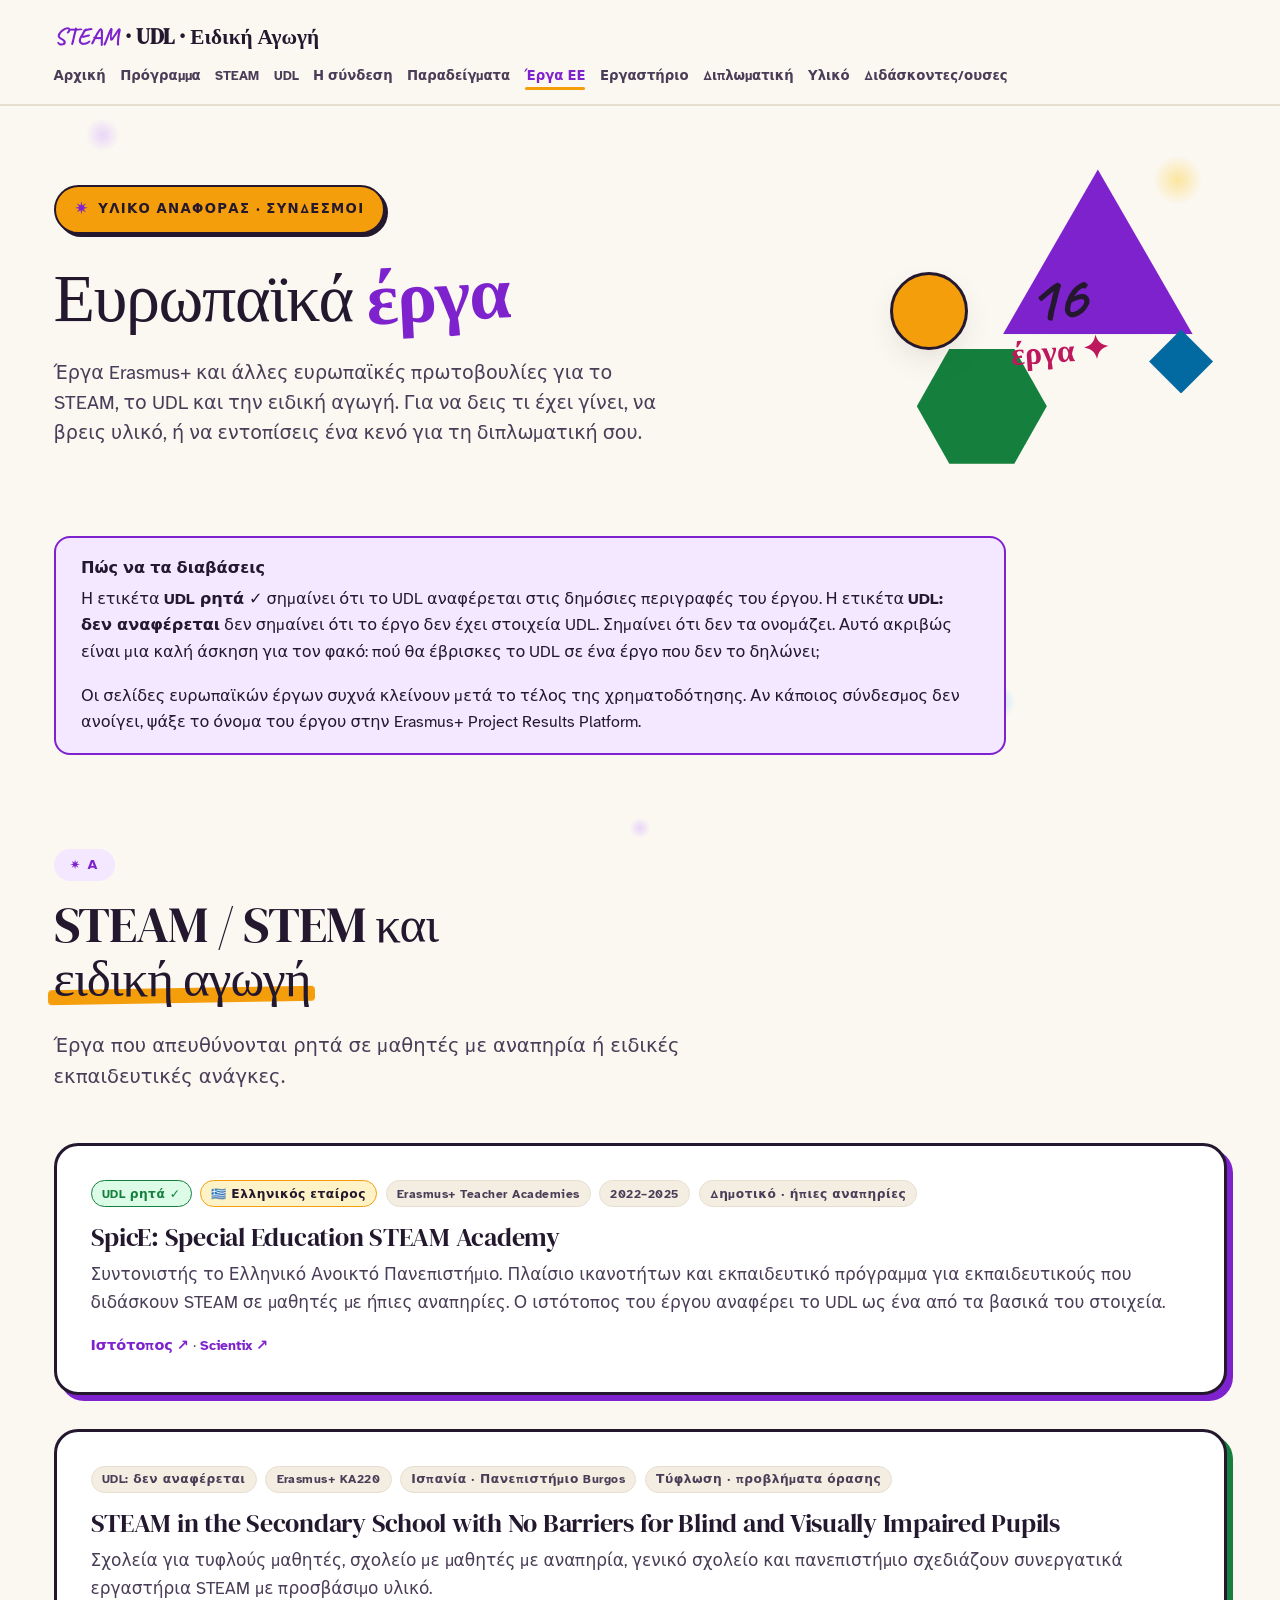
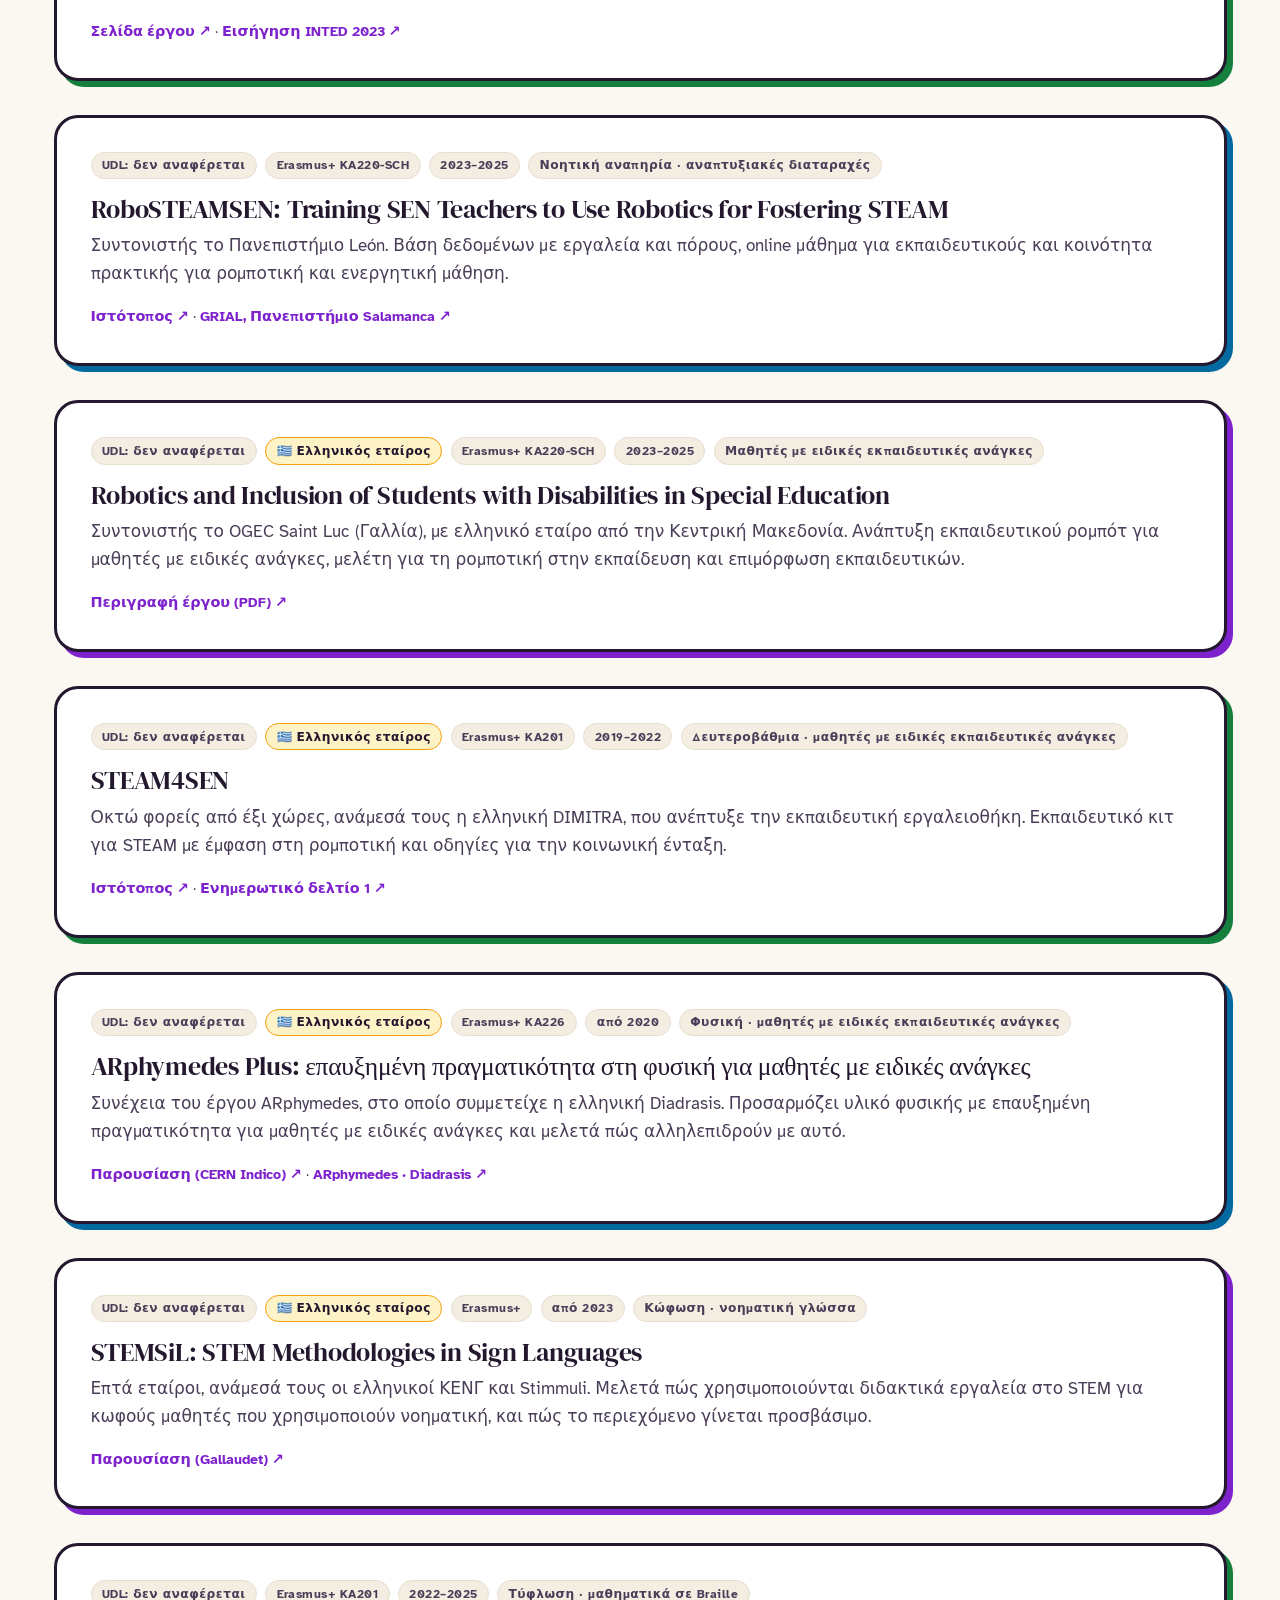
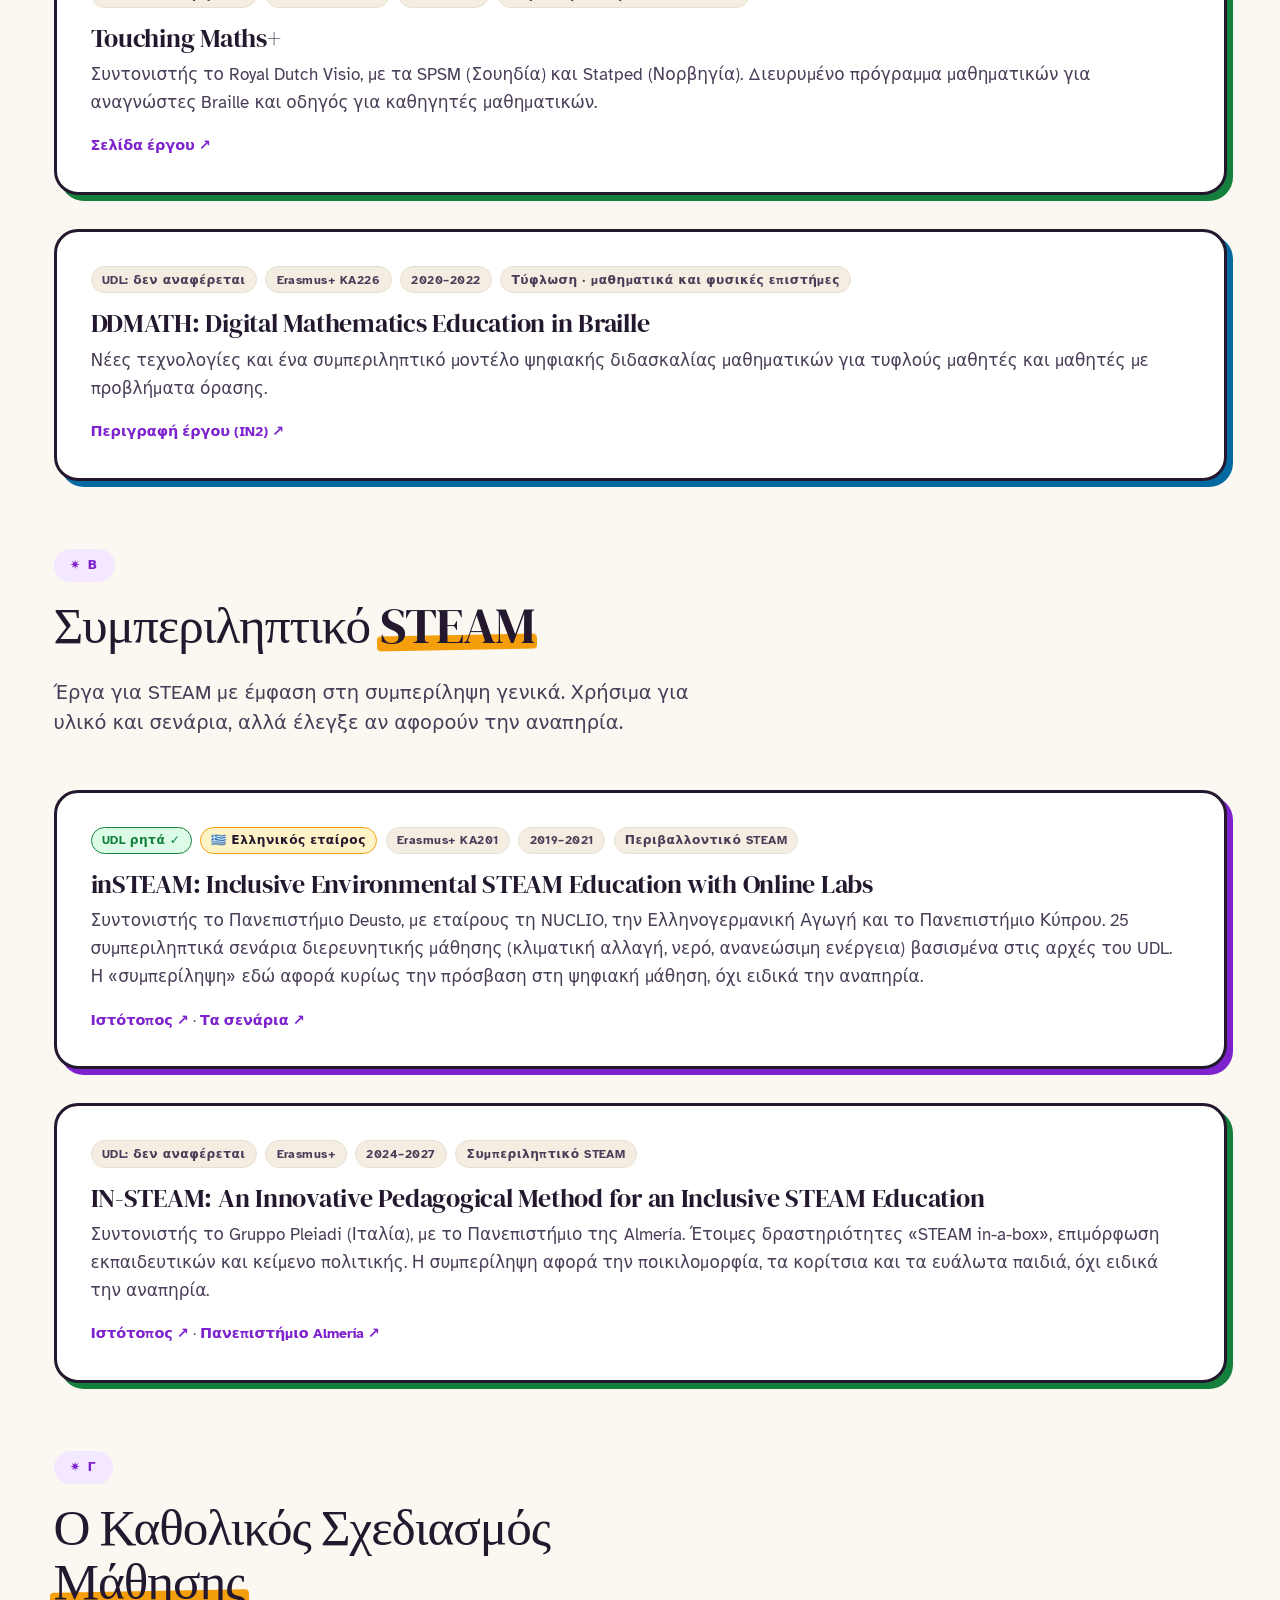
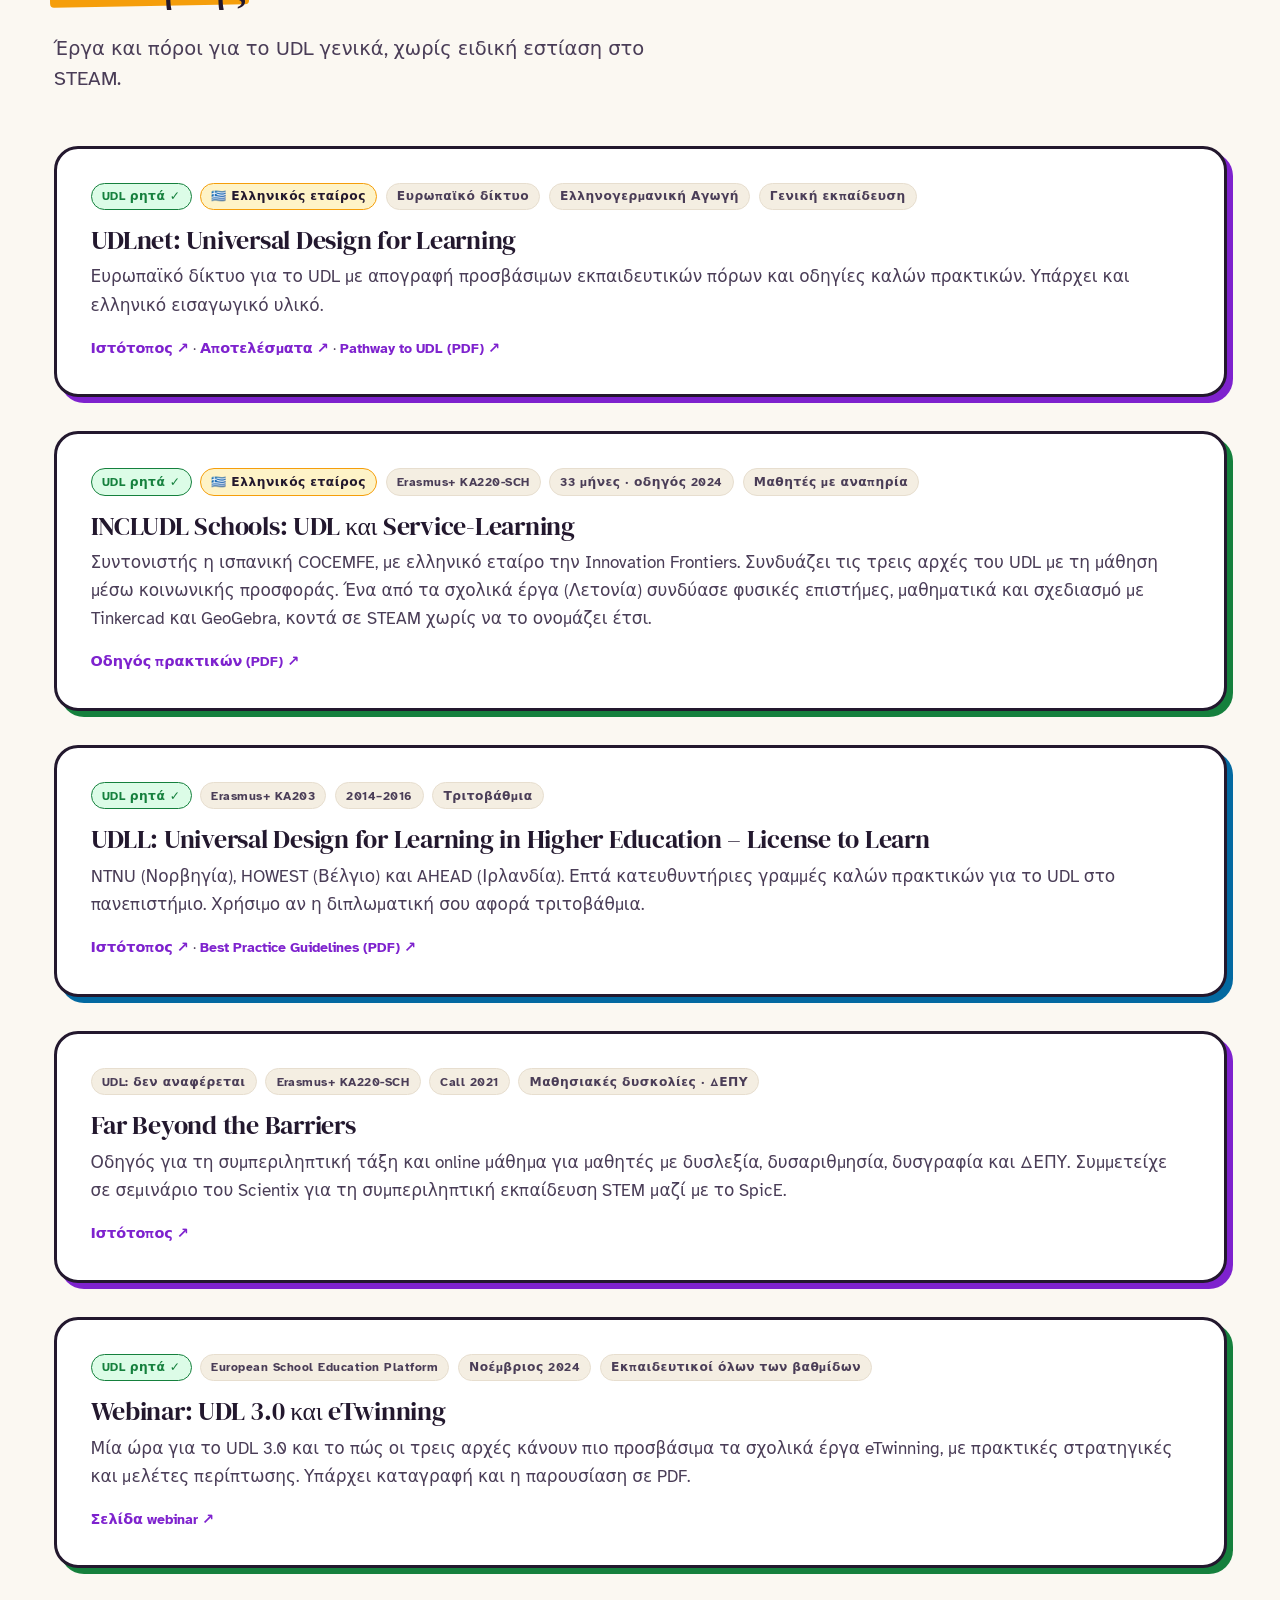
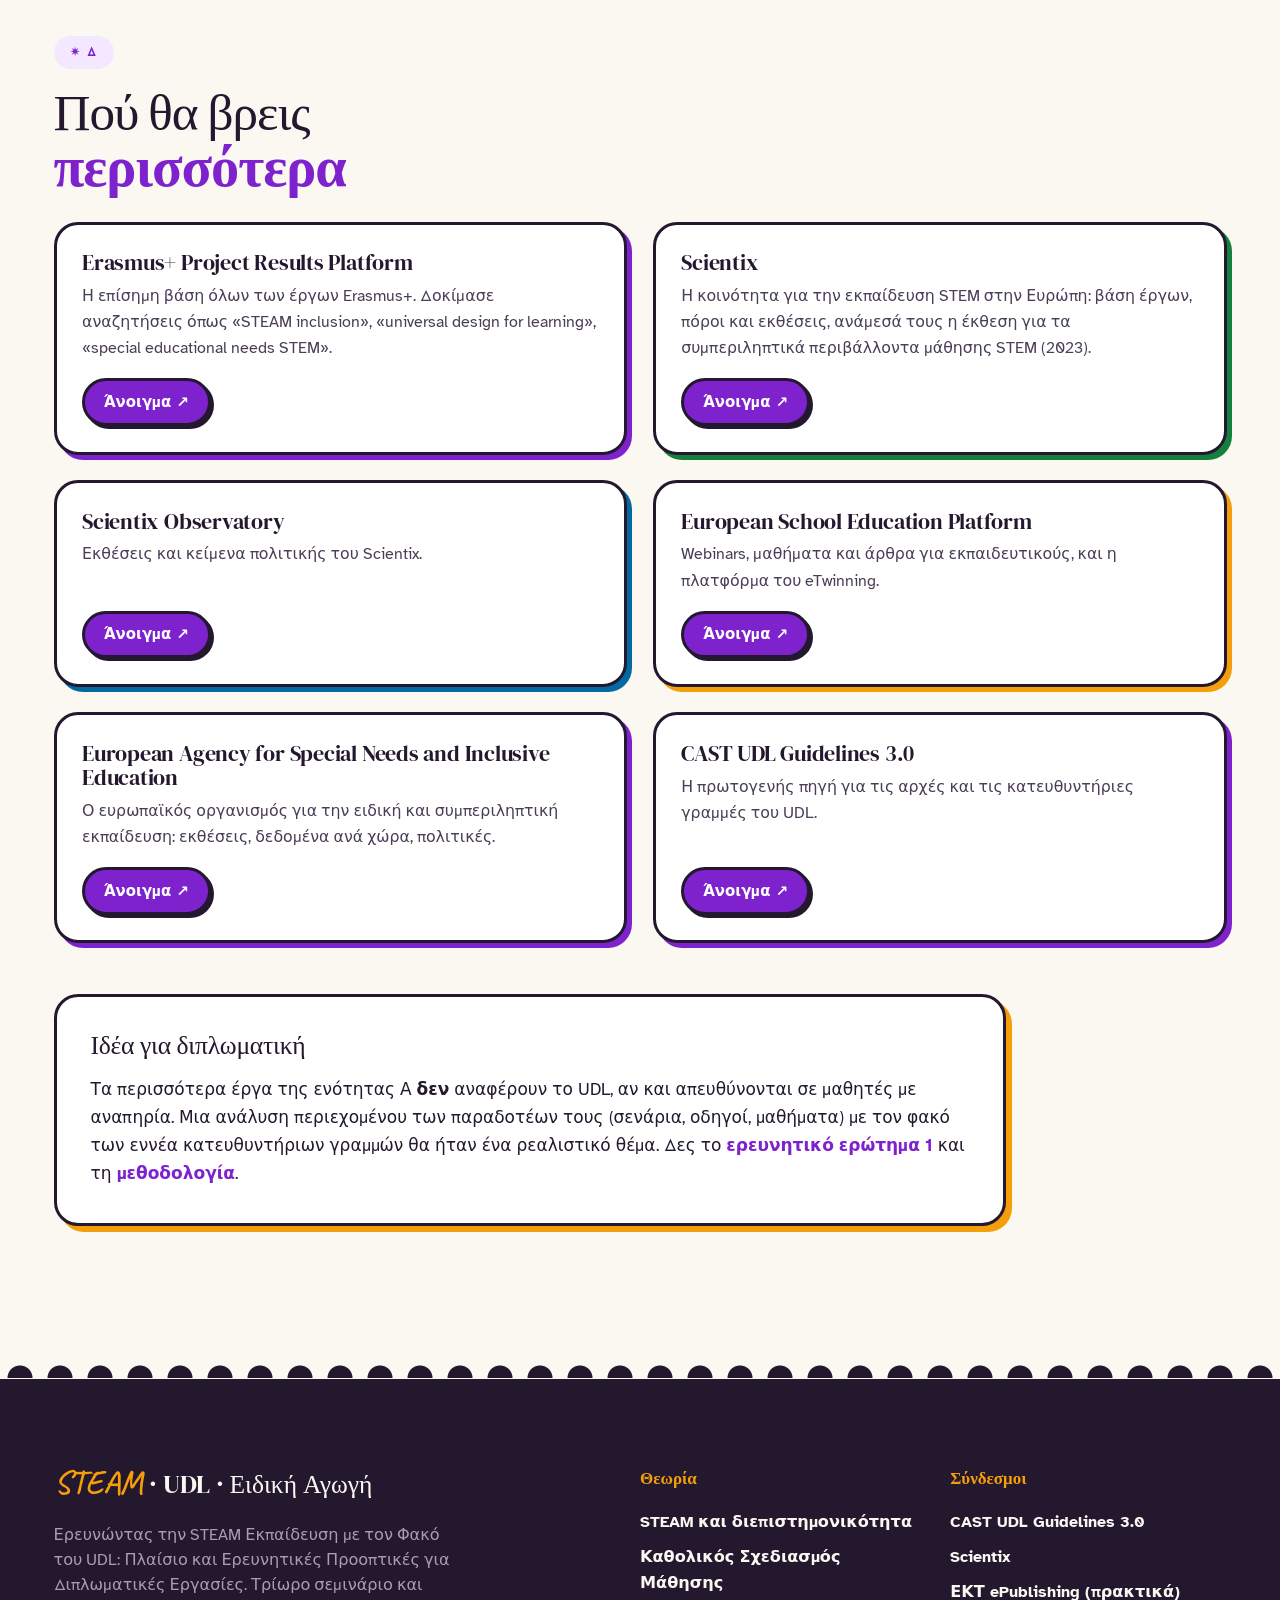
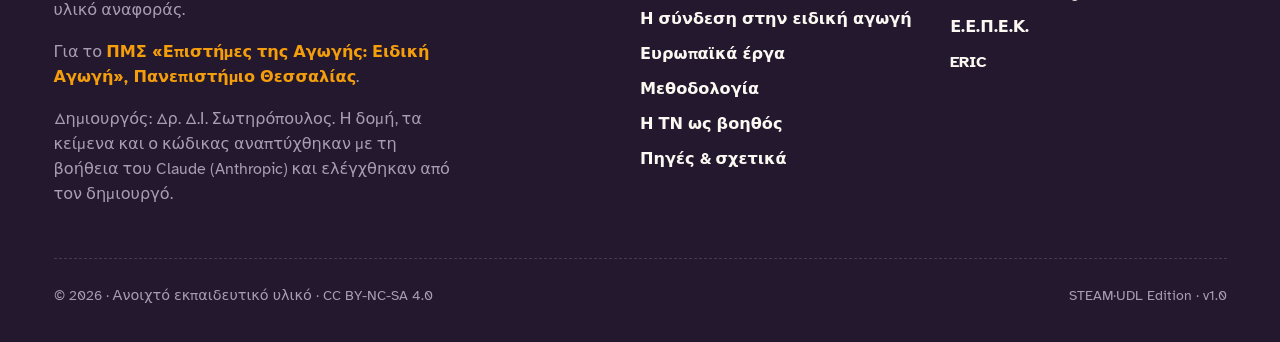
<file: projects.html>
<!DOCTYPE html>
<html lang="el">
<head>
  <meta charset="UTF-8">
  <meta name="viewport" content="width=device-width, initial-scale=1.0">
  <title>Ευρωπαϊκά έργα · STEAM · UDL · Ειδική Αγωγή</title>
  <meta name="description" content="Ευρωπαϊκά έργα (Erasmus+ κ.ά.) για STEAM, UDL και ειδική αγωγή, με συνδέσμους και σύντομη περιγραφή.">
  <link rel="stylesheet" href="assets/style.css">
  
</head>
<body>

<nav class="nav">
  <div class="nav-inner">
    <a href="index.html" class="nav-brand"><span class="spark">STEAM</span> · UDL · Ειδική Αγωγή</a>
    <ul class="nav-links"><li><a href="index.html">Αρχική</a></li><li><a href="program.html">Πρόγραμμα</a></li><li><a href="steam.html">STEAM</a></li><li><a href="udl.html">UDL</a></li><li><a href="connection.html">Η σύνδεση</a></li><li><a href="examples.html">Παραδείγματα</a></li><li><a href="projects.html" class="active">Έργα ΕΕ</a></li><li><a href="lab.html">Εργαστήριο</a></li><li><a href="thesis.html">Διπλωματική</a></li><li><a href="materials.html">Υλικό</a></li><li><a href="instructor.html">Διδάσκοντες/ουσες</a></li></ul>
  </div>
</nav>

<header class="hero hero-sm">
  <div class="container">
    <div class="hero-grid">
      <div class="hero-content">
        <div class="eyebrow fade-up">Υλικό αναφοράς · σύνδεσμοι</div>
        <h1 class="hero-title fade-up">Ευρωπαϊκά <span class="hand">έργα</span></h1>
        <p class="hero-subtitle fade-up">Έργα Erasmus+ και άλλες ευρωπαϊκές πρωτοβουλίες για το STEAM, το UDL και την ειδική αγωγή. Για να δεις τι έχει γίνει, να βρεις υλικό, ή να εντοπίσεις ένα κενό για τη διπλωματική σου.</p>
        
        
      </div>
      <div class="hero-illo">
        <div class="hero-shape shape-1"></div>
        <div class="hero-shape shape-2"></div>
        <div class="hero-shape shape-3"></div>
        <div class="hero-shape shape-4"></div>
        <div class="hero-label">16<br><span>έργα ✦</span></div>
      </div>
    </div>
  </div>
</header>

<section class="tight">
  <div class="container">
    <div class="box box-info" style="max-width:56rem;margin-top:0;">
      <strong>Πώς να τα διαβάσεις</strong>
      <p>Η ετικέτα <strong>UDL ρητά ✓</strong> σημαίνει ότι το UDL αναφέρεται στις δημόσιες περιγραφές του έργου. Η ετικέτα <strong>UDL: δεν αναφέρεται</strong> δεν σημαίνει ότι το έργο δεν έχει στοιχεία UDL. Σημαίνει ότι δεν τα ονομάζει. Αυτό ακριβώς είναι μια καλή άσκηση για τον φακό: πού θα έβρισκες το UDL σε ένα έργο που δεν το δηλώνει;</p>
      <p>Οι σελίδες ευρωπαϊκών έργων συχνά κλείνουν μετά το τέλος της χρηματοδότησης. Αν κάποιος σύνδεσμος δεν ανοίγει, ψάξε το όνομα του έργου στην Erasmus+ Project Results Platform.</p>
    </div>
  </div>
</section>

<section class="tight">
  <div class="container">
    <div class="section-eyebrow">✷ Α</div>
    <h2 class="section-title">STEAM / STEM και <span class="accent">ειδική αγωγή</span></h2>
    <p class="section-lead">Έργα που απευθύνονται ρητά σε μαθητές με αναπηρία ή ειδικές εκπαιδευτικές ανάγκες.</p>
    <div class="ex-grid"><article class="ex-card">
  <div class="ex-meta"><span class="tag" style="background:var(--teal-bg);border-color:var(--teal);color:var(--teal);">UDL ρητά ✓</span><span class="tag t-gr">🇬🇷 Ελληνικός εταίρος</span><span class="tag">Erasmus+ Teacher Academies</span><span class="tag">2022–2025</span><span class="tag">Δημοτικό · ήπιες αναπηρίες</span></div>
  <h3>SpicE: Special Education STEAM Academy</h3>
  <p>Συντονιστής το Ελληνικό Ανοικτό Πανεπιστήμιο. Πλαίσιο ικανοτήτων και εκπαιδευτικό πρόγραμμα για εκπαιδευτικούς που διδάσκουν STEAM σε μαθητές με ήπιες αναπηρίες. Ο ιστότοπος του έργου αναφέρει το UDL ως ένα από τα βασικά του στοιχεία.</p>
  <p class="src"><a href="https://spiceacademy.eu/" target="_blank" rel="noopener">Ιστότοπος ↗</a> · <a href="https://www.scientix.eu/resources/knowledge/projects/project?id=1271496" target="_blank" rel="noopener">Scientix ↗</a></p>
</article><article class="ex-card">
  <div class="ex-meta"><span class="tag">UDL: δεν αναφέρεται</span><span class="tag">Erasmus+ KA220</span><span class="tag">Ισπανία · Πανεπιστήμιο Burgos</span><span class="tag">Τύφλωση · προβλήματα όρασης</span></div>
  <h3>STEAM in the Secondary School with No Barriers for Blind and Visually Impaired Pupils</h3>
  <p>Σχολεία για τυφλούς μαθητές, σχολείο με μαθητές με αναπηρία, γενικό σχολείο και πανεπιστήμιο σχεδιάζουν συνεργατικά εργαστήρια STEAM με προσβάσιμο υλικό.</p>
  <p class="src"><a href="https://www.ubu.es/node/92954" target="_blank" rel="noopener">Σελίδα έργου ↗</a> · <a href="https://doi.org/10.21125/inted.2023.0565" target="_blank" rel="noopener">Εισήγηση INTED 2023 ↗</a></p>
</article><article class="ex-card">
  <div class="ex-meta"><span class="tag">UDL: δεν αναφέρεται</span><span class="tag">Erasmus+ KA220-SCH</span><span class="tag">2023–2025</span><span class="tag">Νοητική αναπηρία · αναπτυξιακές διαταραχές</span></div>
  <h3>RoboSTEAMSEN: Training SEN Teachers to Use Robotics for Fostering STEAM</h3>
  <p>Συντονιστής το Πανεπιστήμιο León. Βάση δεδομένων με εργαλεία και πόρους, online μάθημα για εκπαιδευτικούς και κοινότητα πρακτικής για ρομποτική και ενεργητική μάθηση.</p>
  <p class="src"><a href="https://robosteamsen.eu/" target="_blank" rel="noopener">Ιστότοπος ↗</a> · <a href="https://grial.usal.es/robosteamsen" target="_blank" rel="noopener">GRIAL, Πανεπιστήμιο Salamanca ↗</a></p>
</article><article class="ex-card">
  <div class="ex-meta"><span class="tag">UDL: δεν αναφέρεται</span><span class="tag t-gr">🇬🇷 Ελληνικός εταίρος</span><span class="tag">Erasmus+ KA220-SCH</span><span class="tag">2023–2025</span><span class="tag">Μαθητές με ειδικές εκπαιδευτικές ανάγκες</span></div>
  <h3>Robotics and Inclusion of Students with Disabilities in Special Education</h3>
  <p>Συντονιστής το OGEC Saint Luc (Γαλλία), με ελληνικό εταίρο από την Κεντρική Μακεδονία. Ανάπτυξη εκπαιδευτικού ρομπότ για μαθητές με ειδικές ανάγκες, μελέτη για τη ρομποτική στην εκπαίδευση και επιμόρφωση εκπαιδευτικών.</p>
  <p class="src"><a href="https://eprints.ugd.edu.mk/33420/1/Robotics%20and%20Inclusion%20for%20SEN%2C%20isecok%20za%20web.pdf" target="_blank" rel="noopener">Περιγραφή έργου (PDF) ↗</a></p>
</article><article class="ex-card">
  <div class="ex-meta"><span class="tag">UDL: δεν αναφέρεται</span><span class="tag t-gr">🇬🇷 Ελληνικός εταίρος</span><span class="tag">Erasmus+ KA201</span><span class="tag">2019–2022</span><span class="tag">Δευτεροβάθμια · μαθητές με ειδικές εκπαιδευτικές ανάγκες</span></div>
  <h3>STEAM4SEN</h3>
  <p>Οκτώ φορείς από έξι χώρες, ανάμεσά τους η ελληνική DIMITRA, που ανέπτυξε την εκπαιδευτική εργαλειοθήκη. Εκπαιδευτικό κιτ για STEAM με έμφαση στη ρομποτική και οδηγίες για την κοινωνική ένταξη.</p>
  <p class="src"><a href="https://www.steam4sen.eu/en/" target="_blank" rel="noopener">Ιστότοπος ↗</a> · <a href="https://www.dimitra.gr/wp-content/uploads/2020/10/Steam4SEN-Newsletter-1.pdf" target="_blank" rel="noopener">Ενημερωτικό δελτίο 1 ↗</a></p>
</article><article class="ex-card">
  <div class="ex-meta"><span class="tag">UDL: δεν αναφέρεται</span><span class="tag t-gr">🇬🇷 Ελληνικός εταίρος</span><span class="tag">Erasmus+ KA226</span><span class="tag">από 2020</span><span class="tag">Φυσική · μαθητές με ειδικές εκπαιδευτικές ανάγκες</span></div>
  <h3>ARphymedes Plus: επαυξημένη πραγματικότητα στη φυσική για μαθητές με ειδικές ανάγκες</h3>
  <p>Συνέχεια του έργου ARphymedes, στο οποίο συμμετείχε η ελληνική Diadrasis. Προσαρμόζει υλικό φυσικής με επαυξημένη πραγματικότητα για μαθητές με ειδικές ανάγκες και μελετά πώς αλληλεπιδρούν με αυτό.</p>
  <p class="src"><a href="https://indico.cern.ch/event/1208849/contributions/5443880" target="_blank" rel="noopener">Παρουσίαση (CERN Indico) ↗</a> · <a href="https://diadrasis.gr/portfolio-item/arphymedes/?lang=en" target="_blank" rel="noopener">ARphymedes · Diadrasis ↗</a></p>
</article><article class="ex-card">
  <div class="ex-meta"><span class="tag">UDL: δεν αναφέρεται</span><span class="tag t-gr">🇬🇷 Ελληνικός εταίρος</span><span class="tag">Erasmus+</span><span class="tag">από 2023</span><span class="tag">Κώφωση · νοηματική γλώσσα</span></div>
  <h3>STEMSiL: STEM Methodologies in Sign Languages</h3>
  <p>Επτά εταίροι, ανάμεσά τους οι ελληνικοί ΚΕΝΓ και Stimmuli. Μελετά πώς χρησιμοποιούνται διδακτικά εργαλεία στο STEM για κωφούς μαθητές που χρησιμοποιούν νοηματική, και πώς το περιεχόμενο γίνεται προσβάσιμο.</p>
  <p class="src"><a href="https://ida.gallaudet.edu/global_STEM_signlanguage/STEM_signlanguagesummit/day_2/1" target="_blank" rel="noopener">Παρουσίαση (Gallaudet) ↗</a></p>
</article><article class="ex-card">
  <div class="ex-meta"><span class="tag">UDL: δεν αναφέρεται</span><span class="tag">Erasmus+ KA201</span><span class="tag">2022–2025</span><span class="tag">Τύφλωση · μαθηματικά σε Braille</span></div>
  <h3>Touching Maths+</h3>
  <p>Συντονιστής το Royal Dutch Visio, με τα SPSM (Σουηδία) και Statped (Νορβηγία). Διευρυμένο πρόγραμμα μαθηματικών για αναγνώστες Braille και οδηγός για καθηγητές μαθηματικών.</p>
  <p class="src"><a href="https://www.visio.org/en/visio-international/international-projects/touching-maths-plus" target="_blank" rel="noopener">Σελίδα έργου ↗</a></p>
</article><article class="ex-card">
  <div class="ex-meta"><span class="tag">UDL: δεν αναφέρεται</span><span class="tag">Erasmus+ KA226</span><span class="tag">2020–2022</span><span class="tag">Τύφλωση · μαθηματικά και φυσικές επιστήμες</span></div>
  <h3>DDMATH: Digital Mathematics Education in Braille</h3>
  <p>Νέες τεχνολογίες και ένα συμπεριληπτικό μοντέλο ψηφιακής διδασκαλίας μαθηματικών για τυφλούς μαθητές και μαθητές με προβλήματα όρασης.</p>
  <p class="src"><a href="https://www.in-two.com/projects/ddmath" target="_blank" rel="noopener">Περιγραφή έργου (IN2) ↗</a></p>
</article></div>
  </div>
</section>

<section class="tight">
  <div class="container">
    <div class="section-eyebrow">✷ Β</div>
    <h2 class="section-title">Συμπεριληπτικό <span class="accent">STEAM</span></h2>
    <p class="section-lead">Έργα για STEAM με έμφαση στη συμπερίληψη γενικά. Χρήσιμα για υλικό και σενάρια, αλλά έλεγξε αν αφορούν την αναπηρία.</p>
    <div class="ex-grid"><article class="ex-card">
  <div class="ex-meta"><span class="tag" style="background:var(--teal-bg);border-color:var(--teal);color:var(--teal);">UDL ρητά ✓</span><span class="tag t-gr">🇬🇷 Ελληνικός εταίρος</span><span class="tag">Erasmus+ KA201</span><span class="tag">2019–2021</span><span class="tag">Περιβαλλοντικό STEAM</span></div>
  <h3>inSTEAM: Inclusive Environmental STEAM Education with Online Labs</h3>
  <p>Συντονιστής το Πανεπιστήμιο Deusto, με εταίρους τη NUCLIO, την Ελληνογερμανική Αγωγή και το Πανεπιστήμιο Κύπρου. 25 συμπεριληπτικά σενάρια διερευνητικής μάθησης (κλιματική αλλαγή, νερό, ανανεώσιμη ενέργεια) βασισμένα στις αρχές του UDL. Η «συμπερίληψη» εδώ αφορά κυρίως την πρόσβαση στη ψηφιακή μάθηση, όχι ειδικά την αναπηρία.</p>
  <p class="src"><a href="https://insteam.deusto.es/" target="_blank" rel="noopener">Ιστότοπος ↗</a> · <a href="https://insteam.deusto.es/intellectual-outputs/inclusive-environmental-ilss/" target="_blank" rel="noopener">Τα σενάρια ↗</a></p>
</article><article class="ex-card">
  <div class="ex-meta"><span class="tag">UDL: δεν αναφέρεται</span><span class="tag">Erasmus+</span><span class="tag">2024–2027</span><span class="tag">Συμπεριληπτικό STEAM</span></div>
  <h3>IN-STEAM: An Innovative Pedagogical Method for an Inclusive STEAM Education</h3>
  <p>Συντονιστής το Gruppo Pleiadi (Ιταλία), με το Πανεπιστήμιο της Almería. Έτοιμες δραστηριότητες «STEAM in-a-box», επιμόρφωση εκπαιδευτικών και κείμενο πολιτικής. Η συμπερίληψη αφορά την ποικιλομορφία, τα κορίτσια και τα ευάλωτα παιδιά, όχι ειδικά την αναπηρία.</p>
  <p class="src"><a href="https://insteam.eu/" target="_blank" rel="noopener">Ιστότοπος ↗</a> · <a href="https://www.ual.es/universidad/serviciosgenerales/opei/proyectos-1/erasmus/steam" target="_blank" rel="noopener">Πανεπιστήμιο Almería ↗</a></p>
</article></div>
  </div>
</section>

<section class="tight">
  <div class="container">
    <div class="section-eyebrow">✷ Γ</div>
    <h2 class="section-title">Ο Καθολικός Σχεδιασμός <span class="accent">Μάθησης</span></h2>
    <p class="section-lead">Έργα και πόροι για το UDL γενικά, χωρίς ειδική εστίαση στο STEAM.</p>
    <div class="ex-grid"><article class="ex-card">
  <div class="ex-meta"><span class="tag" style="background:var(--teal-bg);border-color:var(--teal);color:var(--teal);">UDL ρητά ✓</span><span class="tag t-gr">🇬🇷 Ελληνικός εταίρος</span><span class="tag">Ευρωπαϊκό δίκτυο</span><span class="tag">Ελληνογερμανική Αγωγή</span><span class="tag">Γενική εκπαίδευση</span></div>
  <h3>UDLnet: Universal Design for Learning</h3>
  <p>Ευρωπαϊκό δίκτυο για το UDL με απογραφή προσβάσιμων εκπαιδευτικών πόρων και οδηγίες καλών πρακτικών. Υπάρχει και ελληνικό εισαγωγικό υλικό.</p>
  <p class="src"><a href="https://udlnet-project.ea.gr" target="_blank" rel="noopener">Ιστότοπος ↗</a> · <a href="https://udlnet-project.ea.gr/content/udlnet-outcomes" target="_blank" rel="noopener">Αποτελέσματα ↗</a> · <a href="https://www.schoolofthefuture.eu/sites/default/files/pathway_to_udl.pdf" target="_blank" rel="noopener">Pathway to UDL (PDF) ↗</a></p>
</article><article class="ex-card">
  <div class="ex-meta"><span class="tag" style="background:var(--teal-bg);border-color:var(--teal);color:var(--teal);">UDL ρητά ✓</span><span class="tag t-gr">🇬🇷 Ελληνικός εταίρος</span><span class="tag">Erasmus+ KA220-SCH</span><span class="tag">33 μήνες · οδηγός 2024</span><span class="tag">Μαθητές με αναπηρία</span></div>
  <h3>INCLUDL Schools: UDL και Service-Learning</h3>
  <p>Συντονιστής η ισπανική COCEMFE, με ελληνικό εταίρο την Innovation Frontiers. Συνδυάζει τις τρεις αρχές του UDL με τη μάθηση μέσω κοινωνικής προσφοράς. Ένα από τα σχολικά έργα (Λετονία) συνδύασε φυσικές επιστήμες, μαθηματικά και σχεδιασμό με Tinkercad και GeoGebra, κοντά σε STEAM χωρίς να το ονομάζει έτσι.</p>
  <p class="src"><a href="https://www.cocemfe.es/wp-content/uploads/2025/11/Inclusive-Inspiring-Practice-Guide_INCLUDL-SCHOOLS.pdf" target="_blank" rel="noopener">Οδηγός πρακτικών (PDF) ↗</a></p>
</article><article class="ex-card">
  <div class="ex-meta"><span class="tag" style="background:var(--teal-bg);border-color:var(--teal);color:var(--teal);">UDL ρητά ✓</span><span class="tag">Erasmus+ KA203</span><span class="tag">2014–2016</span><span class="tag">Τριτοβάθμια</span></div>
  <h3>UDLL: Universal Design for Learning in Higher Education – License to Learn</h3>
  <p>NTNU (Νορβηγία), HOWEST (Βέλγιο) και AHEAD (Ιρλανδία). Επτά κατευθυντήριες γραμμές καλών πρακτικών για το UDL στο πανεπιστήμιο. Χρήσιμο αν η διπλωματική σου αφορά τριτοβάθμια.</p>
  <p class="src"><a href="https://www.udll.eu/" target="_blank" rel="noopener">Ιστότοπος ↗</a> · <a href="https://ec.europa.eu/programmes/erasmus-plus/project-result-content/fdf64e25-6e83-4315-83e4-e5f4cb21324c/2014-1-NO01-KA203-000426%20UDLL_BestPracticeGuidelines_WebVersion.pdf" target="_blank" rel="noopener">Best Practice Guidelines (PDF) ↗</a></p>
</article><article class="ex-card">
  <div class="ex-meta"><span class="tag">UDL: δεν αναφέρεται</span><span class="tag">Erasmus+ KA220-SCH</span><span class="tag">Call 2021</span><span class="tag">Μαθησιακές δυσκολίες · ΔΕΠΥ</span></div>
  <h3>Far Beyond the Barriers</h3>
  <p>Οδηγός για τη συμπεριληπτική τάξη και online μάθημα για μαθητές με δυσλεξία, δυσαριθμησία, δυσγραφία και ΔΕΠΥ. Συμμετείχε σε σεμινάριο του Scientix για τη συμπεριληπτική εκπαίδευση STEM μαζί με το SpicE.</p>
  <p class="src"><a href="https://farbeyondthebarriers.com/" target="_blank" rel="noopener">Ιστότοπος ↗</a></p>
</article><article class="ex-card">
  <div class="ex-meta"><span class="tag" style="background:var(--teal-bg);border-color:var(--teal);color:var(--teal);">UDL ρητά ✓</span><span class="tag">European School Education Platform</span><span class="tag">Νοέμβριος 2024</span><span class="tag">Εκπαιδευτικοί όλων των βαθμίδων</span></div>
  <h3>Webinar: UDL 3.0 και eTwinning</h3>
  <p>Μία ώρα για το UDL 3.0 και το πώς οι τρεις αρχές κάνουν πιο προσβάσιμα τα σχολικά έργα eTwinning, με πρακτικές στρατηγικές και μελέτες περίπτωσης. Υπάρχει καταγραφή και η παρουσίαση σε PDF.</p>
  <p class="src"><a href="https://school-education.ec.europa.eu/en/learn/webinars/european-commission-webinar-universal-design-learning-and-etwinning-action" target="_blank" rel="noopener">Σελίδα webinar ↗</a></p>
</article></div>
  </div>
</section>

<section class="tight">
  <div class="container">
    <div class="section-eyebrow">✷ Δ</div>
    <h2 class="section-title">Πού θα βρεις <span class="hand">περισσότερα</span></h2>
    <div class="dl-grid"><div class="dl-item"><h3>Erasmus+ Project Results Platform</h3><p>Η επίσημη βάση όλων των έργων Erasmus+. Δοκίμασε αναζητήσεις όπως «STEAM inclusion», «universal design for learning», «special educational needs STEM».</p><div class="dl-actions"><a class="btn btn-sm" href="https://erasmus-plus.ec.europa.eu/projects" target="_blank" rel="noopener">Άνοιγμα ↗</a></div></div><div class="dl-item"><h3>Scientix</h3><p>Η κοινότητα για την εκπαίδευση STEM στην Ευρώπη: βάση έργων, πόροι και εκθέσεις, ανάμεσά τους η έκθεση για τα συμπεριληπτικά περιβάλλοντα μάθησης STEM (2023).</p><div class="dl-actions"><a class="btn btn-sm" href="https://www.scientix.eu/" target="_blank" rel="noopener">Άνοιγμα ↗</a></div></div><div class="dl-item"><h3>Scientix Observatory</h3><p>Εκθέσεις και κείμενα πολιτικής του Scientix.</p><div class="dl-actions"><a class="btn btn-sm" href="https://www.scientix.eu/observatory" target="_blank" rel="noopener">Άνοιγμα ↗</a></div></div><div class="dl-item"><h3>European School Education Platform</h3><p>Webinars, μαθήματα και άρθρα για εκπαιδευτικούς, και η πλατφόρμα του eTwinning.</p><div class="dl-actions"><a class="btn btn-sm" href="https://school-education.ec.europa.eu/" target="_blank" rel="noopener">Άνοιγμα ↗</a></div></div><div class="dl-item"><h3>European Agency for Special Needs and Inclusive Education</h3><p>Ο ευρωπαϊκός οργανισμός για την ειδική και συμπεριληπτική εκπαίδευση: εκθέσεις, δεδομένα ανά χώρα, πολιτικές.</p><div class="dl-actions"><a class="btn btn-sm" href="https://www.european-agency.org/" target="_blank" rel="noopener">Άνοιγμα ↗</a></div></div><div class="dl-item"><h3>CAST UDL Guidelines 3.0</h3><p>Η πρωτογενής πηγή για τις αρχές και τις κατευθυντήριες γραμμές του UDL.</p><div class="dl-actions"><a class="btn btn-sm" href="https://udlguidelines.cast.org/" target="_blank" rel="noopener">Άνοιγμα ↗</a></div></div></div>
    <div class="card c-sun" style="margin-top:var(--space-6);max-width:56rem;">
      <h3>Ιδέα για διπλωματική</h3>
      <p>Τα περισσότερα έργα της ενότητας Α <strong>δεν</strong> αναφέρουν το UDL, αν και απευθύνονται σε μαθητές με αναπηρία. Μια ανάλυση περιεχομένου των παραδοτέων τους (σενάρια, οδηγοί, μαθήματα) με τον φακό των εννέα κατευθυντήριων γραμμών θα ήταν ένα ρεαλιστικό θέμα. Δες το <a href="thesis.html">ερευνητικό ερώτημα 1</a> και τη <a href="methodology.html">μεθοδολογία</a>.</p>
    </div>
  </div>
</section>


<footer class="footer">
  <div class="container">
    <div class="footer-grid">
      <div>
        <div class="footer-brand"><span class="hand">STEAM</span> · UDL · Ειδική Αγωγή</div>
        <p class="footer-text">Ερευνώντας την STEAM Εκπαίδευση με τον Φακό του UDL: Πλαίσιο και Ερευνητικές Προοπτικές για Διπλωματικές Εργασίες. Τρίωρο σεμινάριο και υλικό αναφοράς.</p>
        <p class="footer-text" style="margin-top:1rem;">Για το <a href="https://maspecialed.sed.uth.gr/" target="_blank" rel="noopener" style="color:var(--sun);">ΠΜΣ «Επιστήμες της Αγωγής: Ειδική Αγωγή», Πανεπιστήμιο Θεσσαλίας</a>.</p>
        <p class="footer-text" style="margin-top:1rem;">Δημιουργός: Δρ. Δ.Ι. Σωτηρόπουλος. Η δομή, τα κείμενα και ο κώδικας αναπτύχθηκαν με τη βοήθεια του Claude (Anthropic) και ελέγχθηκαν από τον δημιουργό.</p>
      </div>
      <div>
        <h5>Θεωρία</h5>
        <ul>
          <li><a href="steam.html">STEAM και διεπιστημονικότητα</a></li>
          <li><a href="udl.html">Καθολικός Σχεδιασμός Μάθησης</a></li>
          <li><a href="connection.html">Η σύνδεση στην ειδική αγωγή</a></li>
          <li><a href="projects.html">Ευρωπαϊκά έργα</a></li>
          <li><a href="methodology.html">Μεθοδολογία</a></li>
          <li><a href="ai.html">Η ΤΝ ως βοηθός</a></li>
          <li><a href="about.html">Πηγές &amp; σχετικά</a></li>
        </ul>
      </div>
      <div>
        <h5>Σύνδεσμοι</h5>
        <ul>
          <li><a href="https://udlguidelines.cast.org/" target="_blank" rel="noopener">CAST UDL Guidelines 3.0</a></li>
          <li><a href="https://www.scientix.eu/" target="_blank" rel="noopener">Scientix</a></li>
          <li><a href="https://eproceedings.epublishing.ekt.gr/" target="_blank" rel="noopener">ΕΚΤ ePublishing (πρακτικά)</a></li>
          <li><a href="https://www.eepek.gr/el" target="_blank" rel="noopener">Ε.Ε.Π.Ε.Κ.</a></li>
          <li><a href="https://eric.ed.gov" target="_blank" rel="noopener">ERIC</a></li>
        </ul>
      </div>
    </div>
    <div class="footer-bottom">
      <div>© 2026 · Ανοιχτό εκπαιδευτικό υλικό · CC BY-NC-SA 4.0</div>
      <div>STEAM·UDL Edition · v1.0</div>
    </div>
  </div>
</footer>

</body>
</html>
</file>
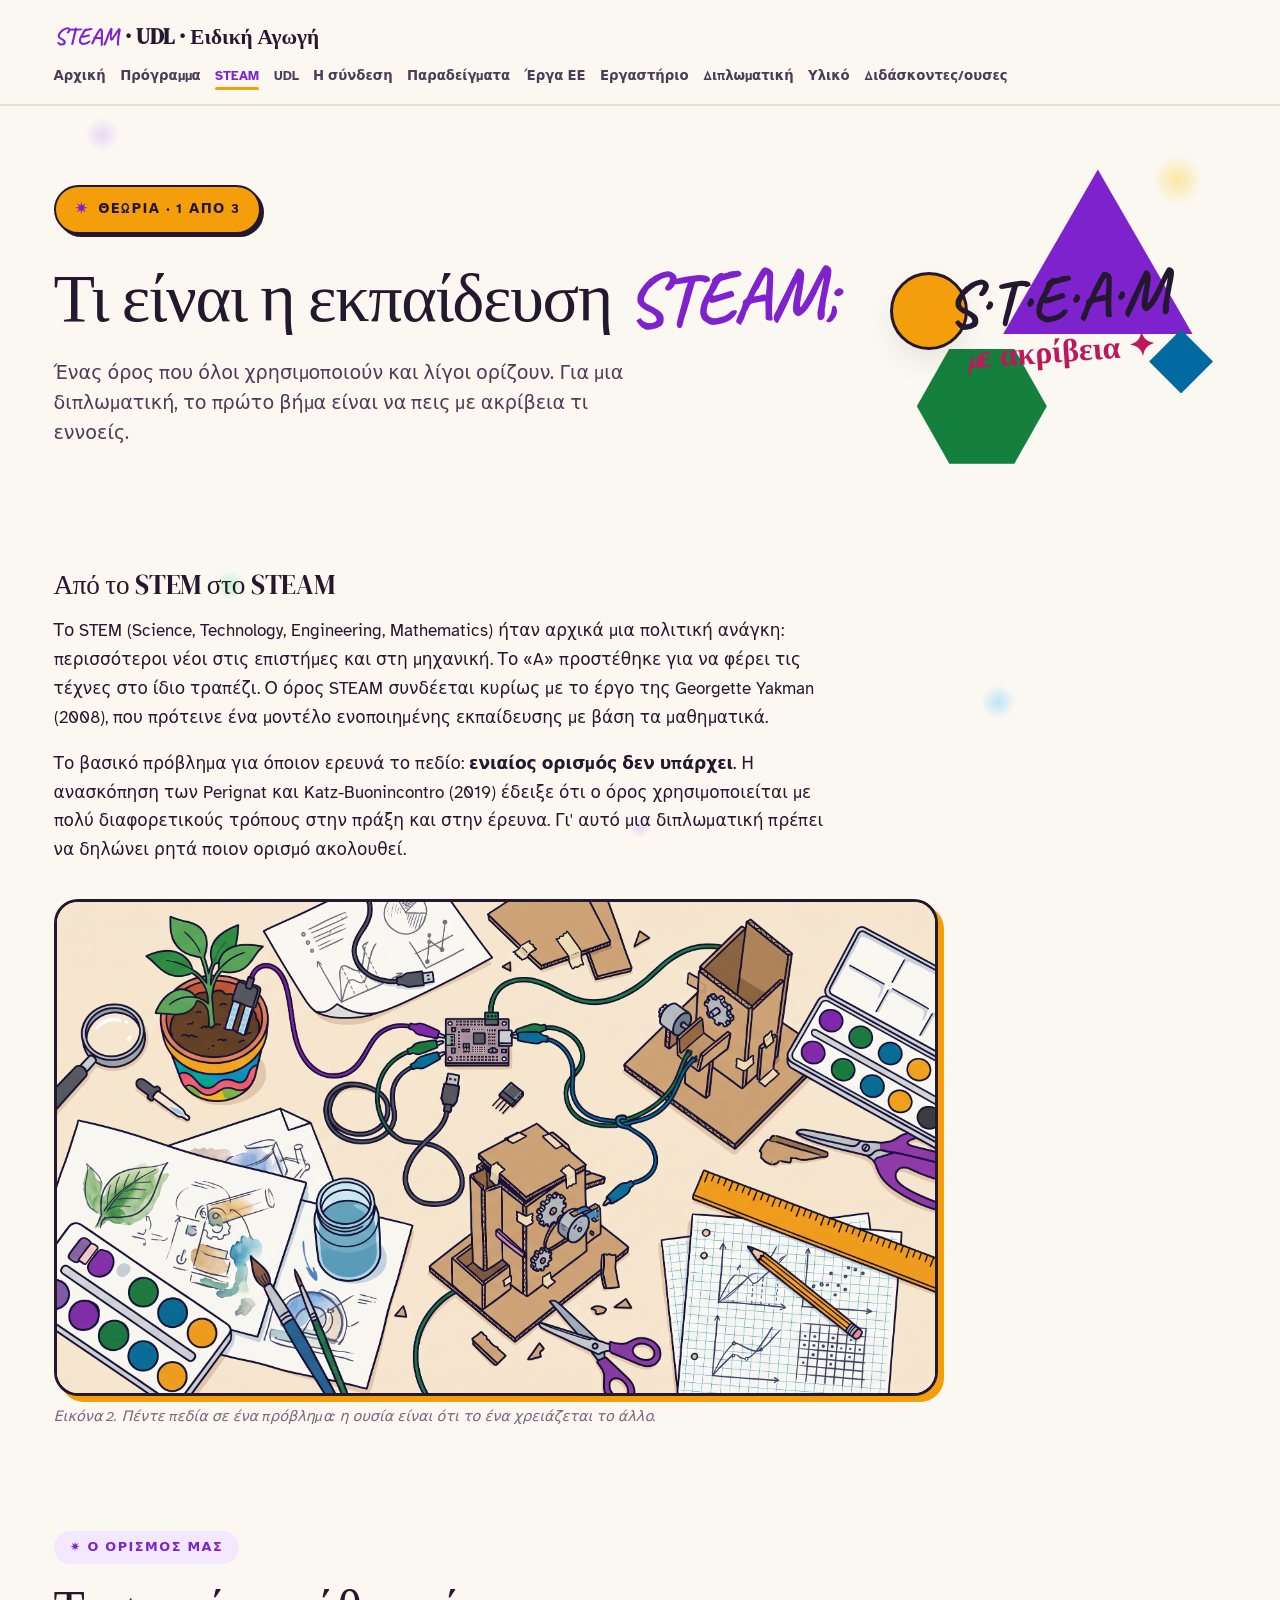
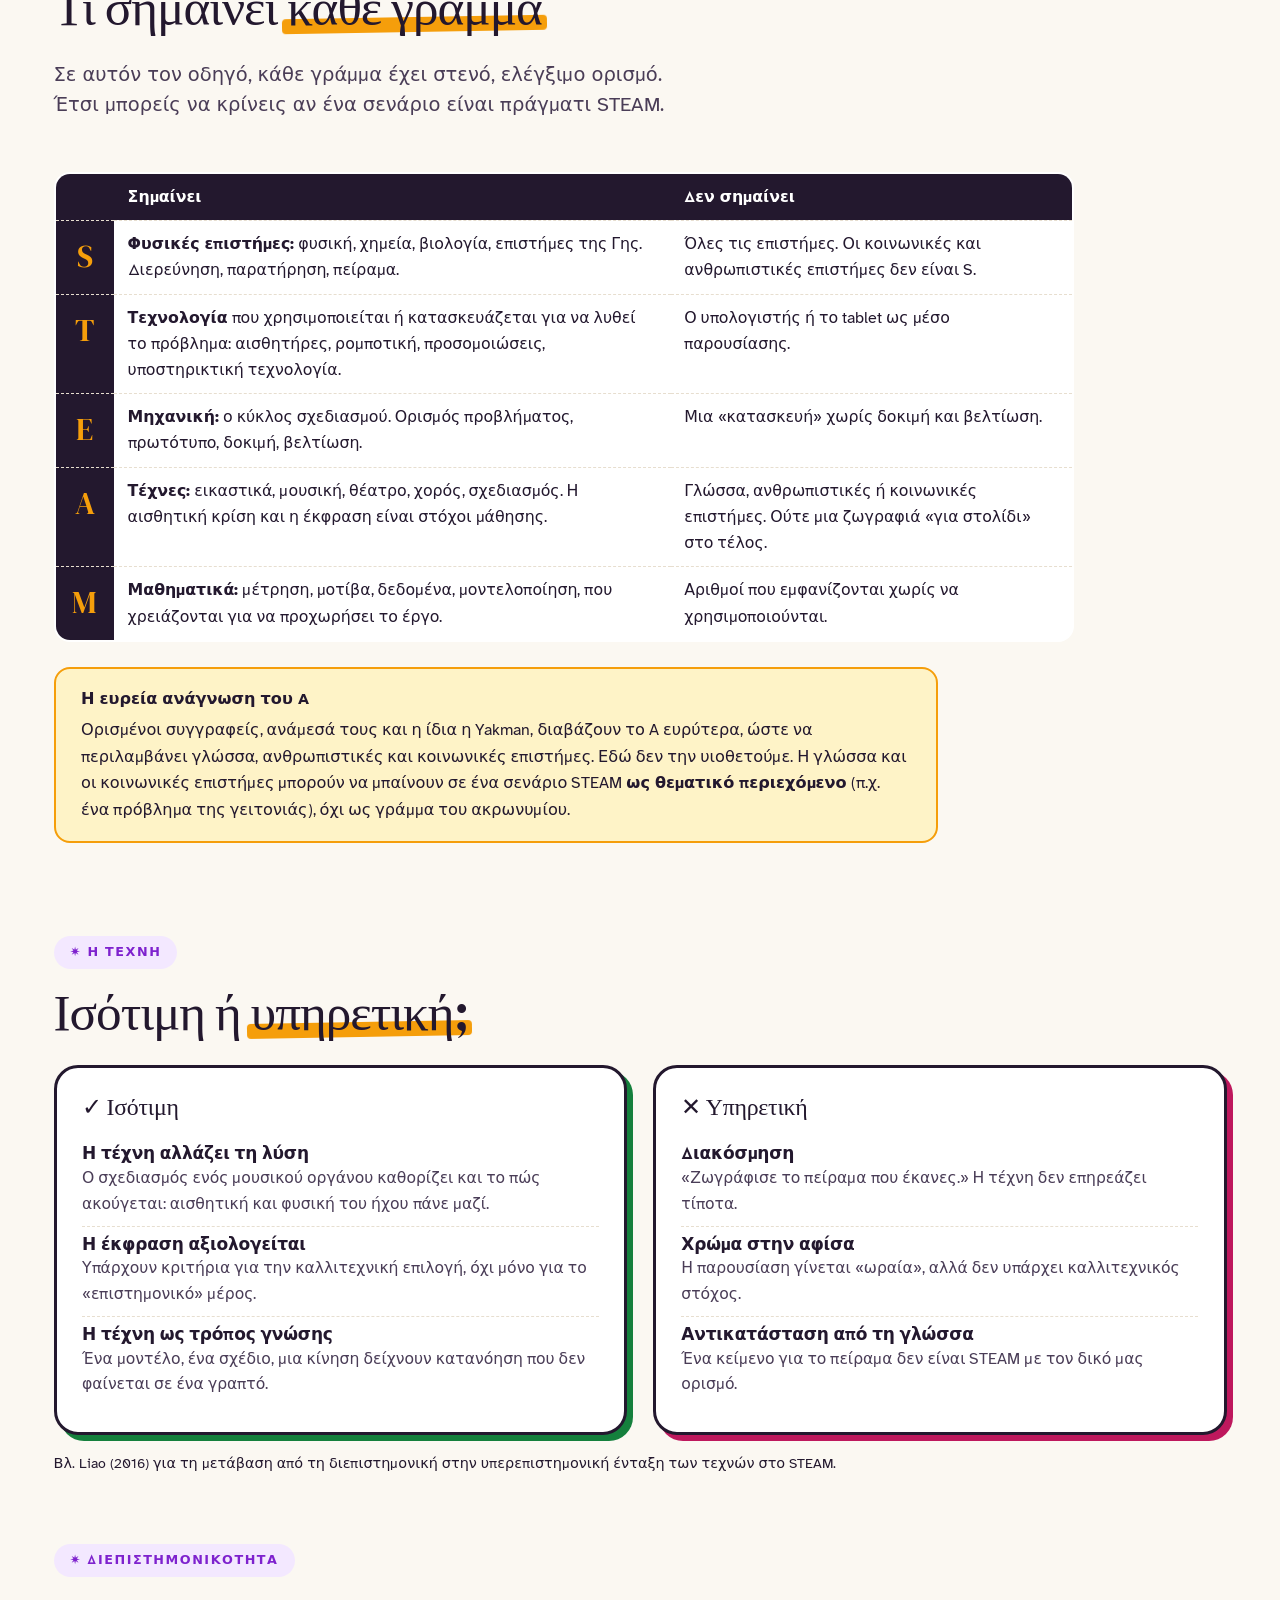
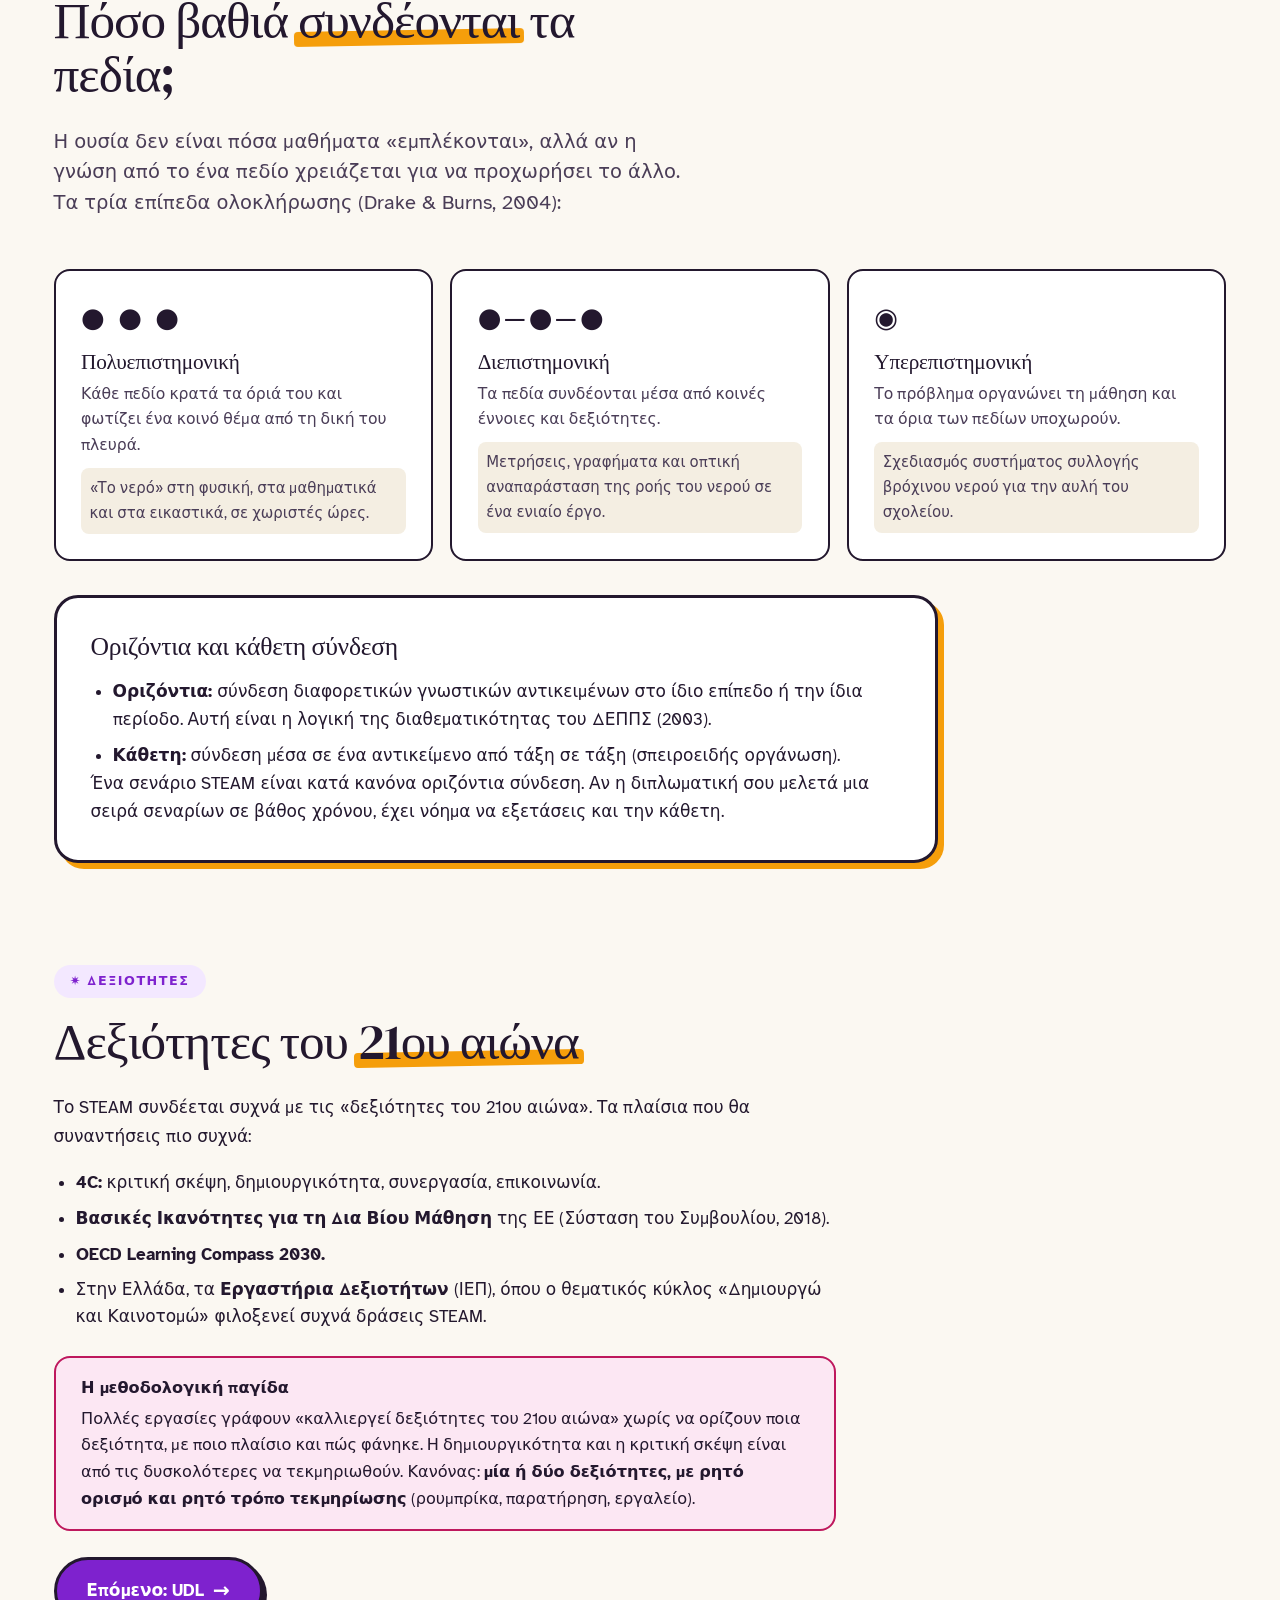
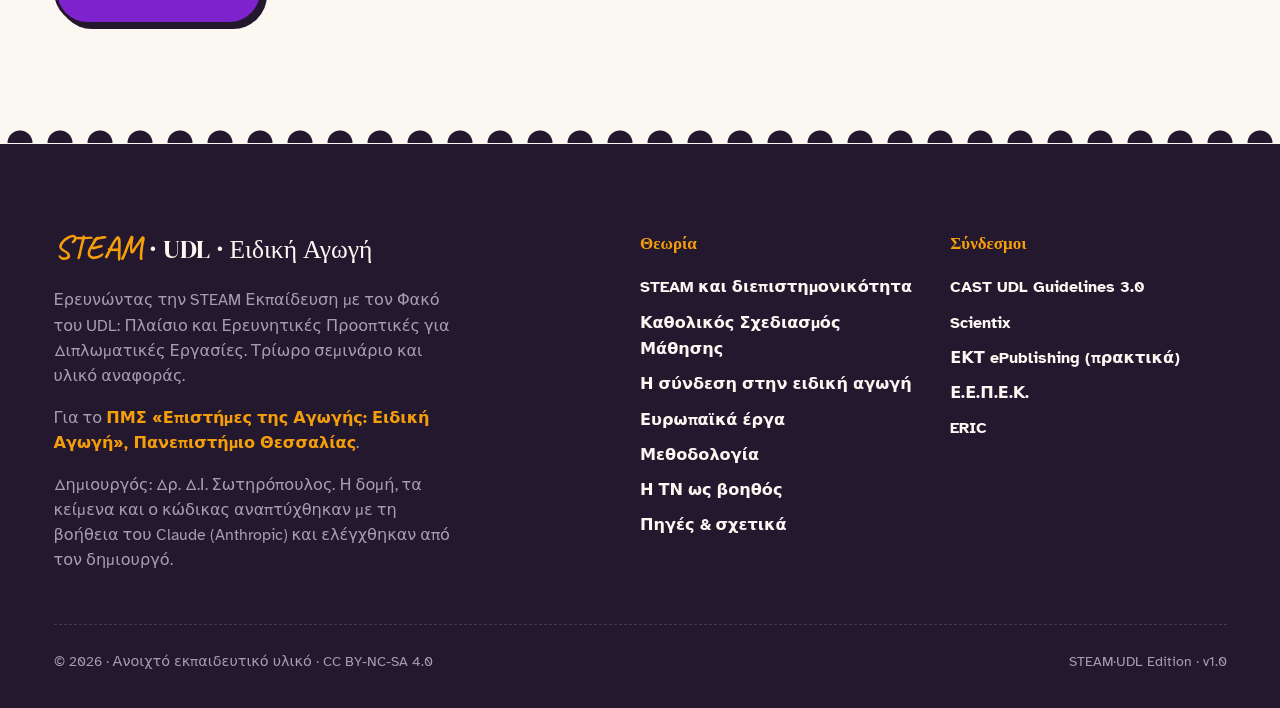
<file: steam.html>
<!DOCTYPE html>
<html lang="el">
<head>
  <meta charset="UTF-8">
  <meta name="viewport" content="width=device-width, initial-scale=1.0">
  <title>STEAM · STEAM · UDL · Ειδική Αγωγή</title>
  <meta name="description" content="Τι είναι η εκπαίδευση STEAM: τα πέντε γράμματα με αυστηρό ορισμό, ο ρόλος της τέχνης, τα επίπεδα διεπιστημονικότητας και οι δεξιότητες του 21ου αιώνα.">
  <link rel="stylesheet" href="assets/style.css">
  
</head>
<body>

<nav class="nav">
  <div class="nav-inner">
    <a href="index.html" class="nav-brand"><span class="spark">STEAM</span> · UDL · Ειδική Αγωγή</a>
    <ul class="nav-links"><li><a href="index.html">Αρχική</a></li><li><a href="program.html">Πρόγραμμα</a></li><li><a href="steam.html" class="active">STEAM</a></li><li><a href="udl.html">UDL</a></li><li><a href="connection.html">Η σύνδεση</a></li><li><a href="examples.html">Παραδείγματα</a></li><li><a href="projects.html">Έργα ΕΕ</a></li><li><a href="lab.html">Εργαστήριο</a></li><li><a href="thesis.html">Διπλωματική</a></li><li><a href="materials.html">Υλικό</a></li><li><a href="instructor.html">Διδάσκοντες/ουσες</a></li></ul>
  </div>
</nav>

<header class="hero hero-sm">
  <div class="container">
    <div class="hero-grid">
      <div class="hero-content">
        <div class="eyebrow fade-up">Θεωρία · 1 από 3</div>
        <h1 class="hero-title fade-up">Τι είναι η εκπαίδευση <span class="hand">STEAM;</span></h1>
        <p class="hero-subtitle fade-up">Ένας όρος που όλοι χρησιμοποιούν και λίγοι ορίζουν. Για μια διπλωματική, το πρώτο βήμα είναι να πεις με ακρίβεια τι εννοείς.</p>
        
        
      </div>
      <div class="hero-illo">
        <div class="hero-shape shape-1"></div>
        <div class="hero-shape shape-2"></div>
        <div class="hero-shape shape-3"></div>
        <div class="hero-shape shape-4"></div>
        <div class="hero-label">S·T·E·A·M<br><span>με ακρίβεια ✦</span></div>
      </div>
    </div>
  </div>
</header>

<section class="tight">
  <div class="container">
    <div class="prose">
      <h3>Από το STEM στο STEAM</h3>
      <p>Το STEM (Science, Technology, Engineering, Mathematics) ήταν αρχικά μια πολιτική ανάγκη: περισσότεροι νέοι στις επιστήμες και στη μηχανική. Το «A» προστέθηκε για να φέρει τις τέχνες στο ίδιο τραπέζι. Ο όρος STEAM συνδέεται κυρίως με το έργο της Georgette Yakman (2008), που πρότεινε ένα μοντέλο ενοποιημένης εκπαίδευσης με βάση τα μαθηματικά.</p>
      <p>Το βασικό πρόβλημα για όποιον ερευνά το πεδίο: <strong>ενιαίος ορισμός δεν υπάρχει</strong>. Η ανασκόπηση των Perignat και Katz-Buonincontro (2019) έδειξε ότι ο όρος χρησιμοποιείται με πολύ διαφορετικούς τρόπους στην πράξη και στην έρευνα. Γι' αυτό μια διπλωματική πρέπει να δηλώνει ρητά ποιον ορισμό ακολουθεί.</p>
    </div>
<figure class="fig">
  <img src="images/img02.png" alt="Παιδιά σε εργαστήριο STEAM που συνδυάζει κατασκευή, μετρήσεις και ζωγραφική" loading="lazy" width="1600" height="900">
  <figcaption>Εικόνα 2. Πέντε πεδία σε ένα πρόβλημα: η ουσία είναι ότι το ένα χρειάζεται το άλλο.</figcaption>
</figure>
  </div>
</section>

<section class="tight">
  <div class="container">
    <div class="section-eyebrow">✷ Ο ορισμός μας</div>
    <h2 class="section-title">Τι σημαίνει <span class="accent">κάθε γράμμα</span></h2>
    <p class="section-lead">Σε αυτόν τον οδηγό, κάθε γράμμα έχει στενό, ελέγξιμο ορισμό. Έτσι μπορείς να κρίνεις αν ένα σενάριο είναι πράγματι STEAM.</p>
    <div class="tbl-wrap" style="max-width:60rem;"><table class="tbl">
      <tr><th></th><th>Σημαίνει</th><th>Δεν σημαίνει</th></tr>
      <tr><td class="letter">S</td><td><strong>Φυσικές επιστήμες:</strong> φυσική, χημεία, βιολογία, επιστήμες της Γης. Διερεύνηση, παρατήρηση, πείραμα.</td><td>Όλες τις επιστήμες. Οι κοινωνικές και ανθρωπιστικές επιστήμες δεν είναι S.</td></tr>
      <tr><td class="letter">T</td><td><strong>Τεχνολογία</strong> που χρησιμοποιείται ή κατασκευάζεται για να λυθεί το πρόβλημα: αισθητήρες, ρομποτική, προσομοιώσεις, υποστηρικτική τεχνολογία.</td><td>Ο υπολογιστής ή το tablet ως μέσο παρουσίασης.</td></tr>
      <tr><td class="letter">E</td><td><strong>Μηχανική:</strong> ο κύκλος σχεδιασμού. Ορισμός προβλήματος, πρωτότυπο, δοκιμή, βελτίωση.</td><td>Μια «κατασκευή» χωρίς δοκιμή και βελτίωση.</td></tr>
      <tr><td class="letter">A</td><td><strong>Τέχνες:</strong> εικαστικά, μουσική, θέατρο, χορός, σχεδιασμός. Η αισθητική κρίση και η έκφραση είναι στόχοι μάθησης.</td><td>Γλώσσα, ανθρωπιστικές ή κοινωνικές επιστήμες. Ούτε μια ζωγραφιά «για στολίδι» στο τέλος.</td></tr>
      <tr><td class="letter">M</td><td><strong>Μαθηματικά:</strong> μέτρηση, μοτίβα, δεδομένα, μοντελοποίηση, που χρειάζονται για να προχωρήσει το έργο.</td><td>Αριθμοί που εμφανίζονται χωρίς να χρησιμοποιούνται.</td></tr>
    </table></div>
    <div class="box box-warn" style="max-width:52rem;">
      <strong>Η ευρεία ανάγνωση του A</strong>
      <p>Ορισμένοι συγγραφείς, ανάμεσά τους και η ίδια η Yakman, διαβάζουν το A ευρύτερα, ώστε να περιλαμβάνει γλώσσα, ανθρωπιστικές και κοινωνικές επιστήμες. Εδώ δεν την υιοθετούμε. Η γλώσσα και οι κοινωνικές επιστήμες μπορούν να μπαίνουν σε ένα σενάριο STEAM <strong>ως θεματικό περιεχόμενο</strong> (π.χ. ένα πρόβλημα της γειτονιάς), όχι ως γράμμα του ακρωνυμίου.</p>
    </div>
  </div>
</section>

<section class="tight">
  <div class="container">
    <div class="section-eyebrow">✷ Η τέχνη</div>
    <h2 class="section-title">Ισότιμη ή <span class="accent">υπηρετική;</span></h2>
    <div class="dodont">
      <div class="col yes">
        <h3>✓ Ισότιμη</h3>
        <div class="item"><h4>Η τέχνη αλλάζει τη λύση</h4><p>Ο σχεδιασμός ενός μουσικού οργάνου καθορίζει και το πώς ακούγεται: αισθητική και φυσική του ήχου πάνε μαζί.</p></div>
        <div class="item"><h4>Η έκφραση αξιολογείται</h4><p>Υπάρχουν κριτήρια για την καλλιτεχνική επιλογή, όχι μόνο για το «επιστημονικό» μέρος.</p></div>
        <div class="item"><h4>Η τέχνη ως τρόπος γνώσης</h4><p>Ένα μοντέλο, ένα σχέδιο, μια κίνηση δείχνουν κατανόηση που δεν φαίνεται σε ένα γραπτό.</p></div>
      </div>
      <div class="col no">
        <h3>✕ Υπηρετική</h3>
        <div class="item"><h4>Διακόσμηση</h4><p>«Ζωγράφισε το πείραμα που έκανες.» Η τέχνη δεν επηρεάζει τίποτα.</p></div>
        <div class="item"><h4>Χρώμα στην αφίσα</h4><p>Η παρουσίαση γίνεται «ωραία», αλλά δεν υπάρχει καλλιτεχνικός στόχος.</p></div>
        <div class="item"><h4>Αντικατάσταση από τη γλώσσα</h4><p>Ένα κείμενο για το πείραμα δεν είναι STEAM με τον δικό μας ορισμό.</p></div>
      </div>
    </div>
    <p class="src">Βλ. Liao (2016) για τη μετάβαση από τη διεπιστημονική στην υπερεπιστημονική ένταξη των τεχνών στο STEAM.</p>
  </div>
</section>

<section class="tight">
  <div class="container">
    <div class="section-eyebrow">✷ Διεπιστημονικότητα</div>
    <h2 class="section-title">Πόσο βαθιά <span class="accent">συνδέονται</span> τα πεδία;</h2>
    <p class="section-lead">Η ουσία δεν είναι πόσα μαθήματα «εμπλέκονται», αλλά αν η γνώση από το ένα πεδίο χρειάζεται για να προχωρήσει το άλλο. Τα τρία επίπεδα ολοκλήρωσης (Drake &amp; Burns, 2004):</p>
    <div class="levels">
      <div class="level"><div class="dots">● ● ●</div><h4>Πολυεπιστημονική</h4><p>Κάθε πεδίο κρατά τα όριά του και φωτίζει ένα κοινό θέμα από τη δική του πλευρά.</p><p class="ex">«Το νερό» στη φυσική, στα μαθηματικά και στα εικαστικά, σε χωριστές ώρες.</p></div>
      <div class="level"><div class="dots">●—●—●</div><h4>Διεπιστημονική</h4><p>Τα πεδία συνδέονται μέσα από κοινές έννοιες και δεξιότητες.</p><p class="ex">Μετρήσεις, γραφήματα και οπτική αναπαράσταση της ροής του νερού σε ένα ενιαίο έργο.</p></div>
      <div class="level"><div class="dots">◉</div><h4>Υπερεπιστημονική</h4><p>Το πρόβλημα οργανώνει τη μάθηση και τα όρια των πεδίων υποχωρούν.</p><p class="ex">Σχεδιασμός συστήματος συλλογής βρόχινου νερού για την αυλή του σχολείου.</p></div>
    </div>
    <div class="card c-sun" style="margin-top:var(--space-5);max-width:52rem;">
      <h3>Οριζόντια και κάθετη σύνδεση</h3>
      <ul>
        <li><strong>Οριζόντια:</strong> σύνδεση διαφορετικών γνωστικών αντικειμένων στο ίδιο επίπεδο ή την ίδια περίοδο. Αυτή είναι η λογική της διαθεματικότητας του ΔΕΠΠΣ (2003).</li>
        <li><strong>Κάθετη:</strong> σύνδεση μέσα σε ένα αντικείμενο από τάξη σε τάξη (σπειροειδής οργάνωση).</li>
      </ul>
      <p>Ένα σενάριο STEAM είναι κατά κανόνα οριζόντια σύνδεση. Αν η διπλωματική σου μελετά μια σειρά σεναρίων σε βάθος χρόνου, έχει νόημα να εξετάσεις και την κάθετη.</p>
    </div>
  </div>
</section>

<section class="tight">
  <div class="container">
    <div class="section-eyebrow">✷ Δεξιότητες</div>
    <h2 class="section-title">Δεξιότητες του <span class="accent">21ου αιώνα</span></h2>
    <div class="prose">
      <p>Το STEAM συνδέεται συχνά με τις «δεξιότητες του 21ου αιώνα». Τα πλαίσια που θα συναντήσεις πιο συχνά:</p>
      <ul>
        <li><strong>4C:</strong> κριτική σκέψη, δημιουργικότητα, συνεργασία, επικοινωνία.</li>
        <li><strong>Βασικές Ικανότητες για τη Δια Βίου Μάθηση</strong> της ΕΕ (Σύσταση του Συμβουλίου, 2018).</li>
        <li><strong>OECD Learning Compass 2030.</strong></li>
        <li>Στην Ελλάδα, τα <strong>Εργαστήρια Δεξιοτήτων</strong> (ΙΕΠ), όπου ο θεματικός κύκλος «Δημιουργώ και Καινοτομώ» φιλοξενεί συχνά δράσεις STEAM.</li>
      </ul>
    </div>
    <div class="box box-stop" style="max-width:46rem;">
      <strong>Η μεθοδολογική παγίδα</strong>
      <p>Πολλές εργασίες γράφουν «καλλιεργεί δεξιότητες του 21ου αιώνα» χωρίς να ορίζουν ποια δεξιότητα, με ποιο πλαίσιο και πώς φάνηκε. Η δημιουργικότητα και η κριτική σκέψη είναι από τις δυσκολότερες να τεκμηριωθούν. Κανόνας: <strong>μία ή δύο δεξιότητες, με ρητό ορισμό και ρητό τρόπο τεκμηρίωσης</strong> (ρουμπρίκα, παρατήρηση, εργαλείο).</p>
    </div>
    <a href="udl.html" class="btn">Επόμενο: UDL <span class="arrow">→</span></a>
  </div>
</section>


<footer class="footer">
  <div class="container">
    <div class="footer-grid">
      <div>
        <div class="footer-brand"><span class="hand">STEAM</span> · UDL · Ειδική Αγωγή</div>
        <p class="footer-text">Ερευνώντας την STEAM Εκπαίδευση με τον Φακό του UDL: Πλαίσιο και Ερευνητικές Προοπτικές για Διπλωματικές Εργασίες. Τρίωρο σεμινάριο και υλικό αναφοράς.</p>
        <p class="footer-text" style="margin-top:1rem;">Για το <a href="https://maspecialed.sed.uth.gr/" target="_blank" rel="noopener" style="color:var(--sun);">ΠΜΣ «Επιστήμες της Αγωγής: Ειδική Αγωγή», Πανεπιστήμιο Θεσσαλίας</a>.</p>
        <p class="footer-text" style="margin-top:1rem;">Δημιουργός: Δρ. Δ.Ι. Σωτηρόπουλος. Η δομή, τα κείμενα και ο κώδικας αναπτύχθηκαν με τη βοήθεια του Claude (Anthropic) και ελέγχθηκαν από τον δημιουργό.</p>
      </div>
      <div>
        <h5>Θεωρία</h5>
        <ul>
          <li><a href="steam.html">STEAM και διεπιστημονικότητα</a></li>
          <li><a href="udl.html">Καθολικός Σχεδιασμός Μάθησης</a></li>
          <li><a href="connection.html">Η σύνδεση στην ειδική αγωγή</a></li>
          <li><a href="projects.html">Ευρωπαϊκά έργα</a></li>
          <li><a href="methodology.html">Μεθοδολογία</a></li>
          <li><a href="ai.html">Η ΤΝ ως βοηθός</a></li>
          <li><a href="about.html">Πηγές &amp; σχετικά</a></li>
        </ul>
      </div>
      <div>
        <h5>Σύνδεσμοι</h5>
        <ul>
          <li><a href="https://udlguidelines.cast.org/" target="_blank" rel="noopener">CAST UDL Guidelines 3.0</a></li>
          <li><a href="https://www.scientix.eu/" target="_blank" rel="noopener">Scientix</a></li>
          <li><a href="https://eproceedings.epublishing.ekt.gr/" target="_blank" rel="noopener">ΕΚΤ ePublishing (πρακτικά)</a></li>
          <li><a href="https://www.eepek.gr/el" target="_blank" rel="noopener">Ε.Ε.Π.Ε.Κ.</a></li>
          <li><a href="https://eric.ed.gov" target="_blank" rel="noopener">ERIC</a></li>
        </ul>
      </div>
    </div>
    <div class="footer-bottom">
      <div>© 2026 · Ανοιχτό εκπαιδευτικό υλικό · CC BY-NC-SA 4.0</div>
      <div>STEAM·UDL Edition · v1.0</div>
    </div>
  </div>
</footer>

</body>
</html>
</file>
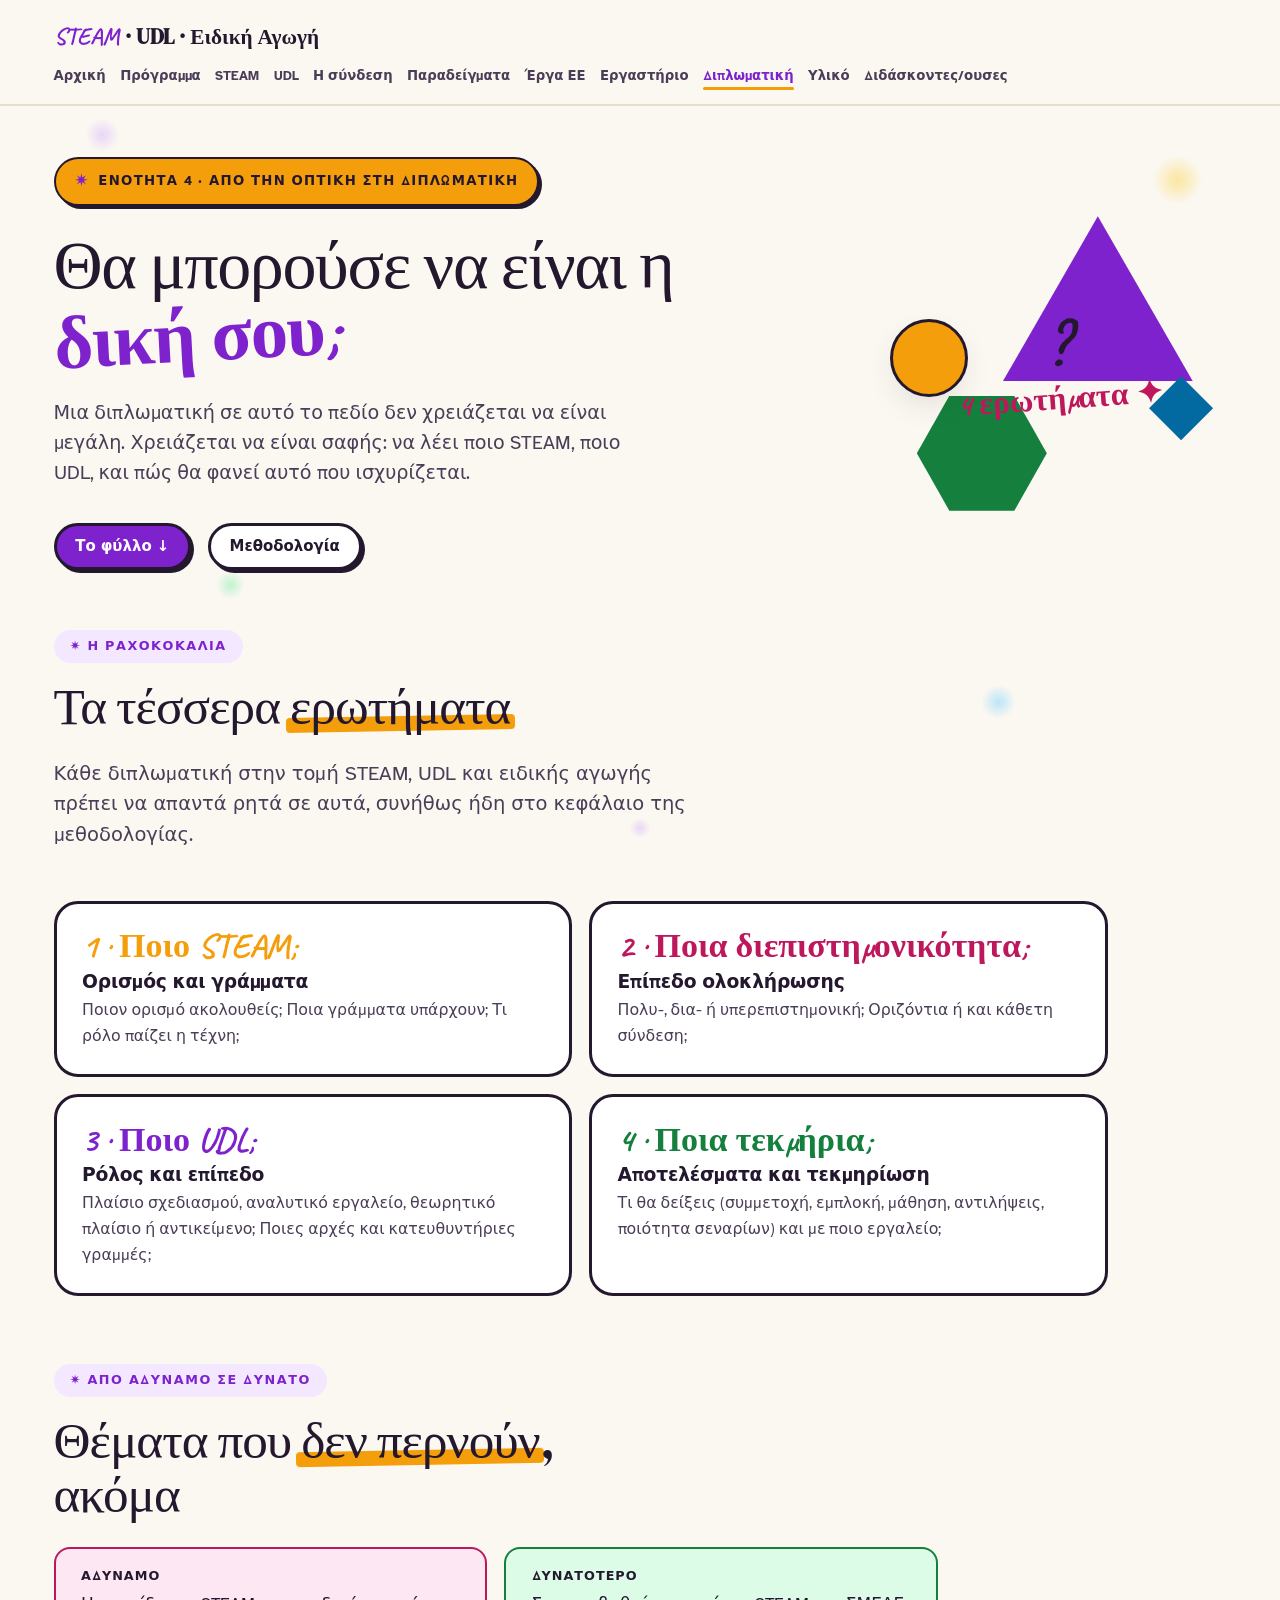
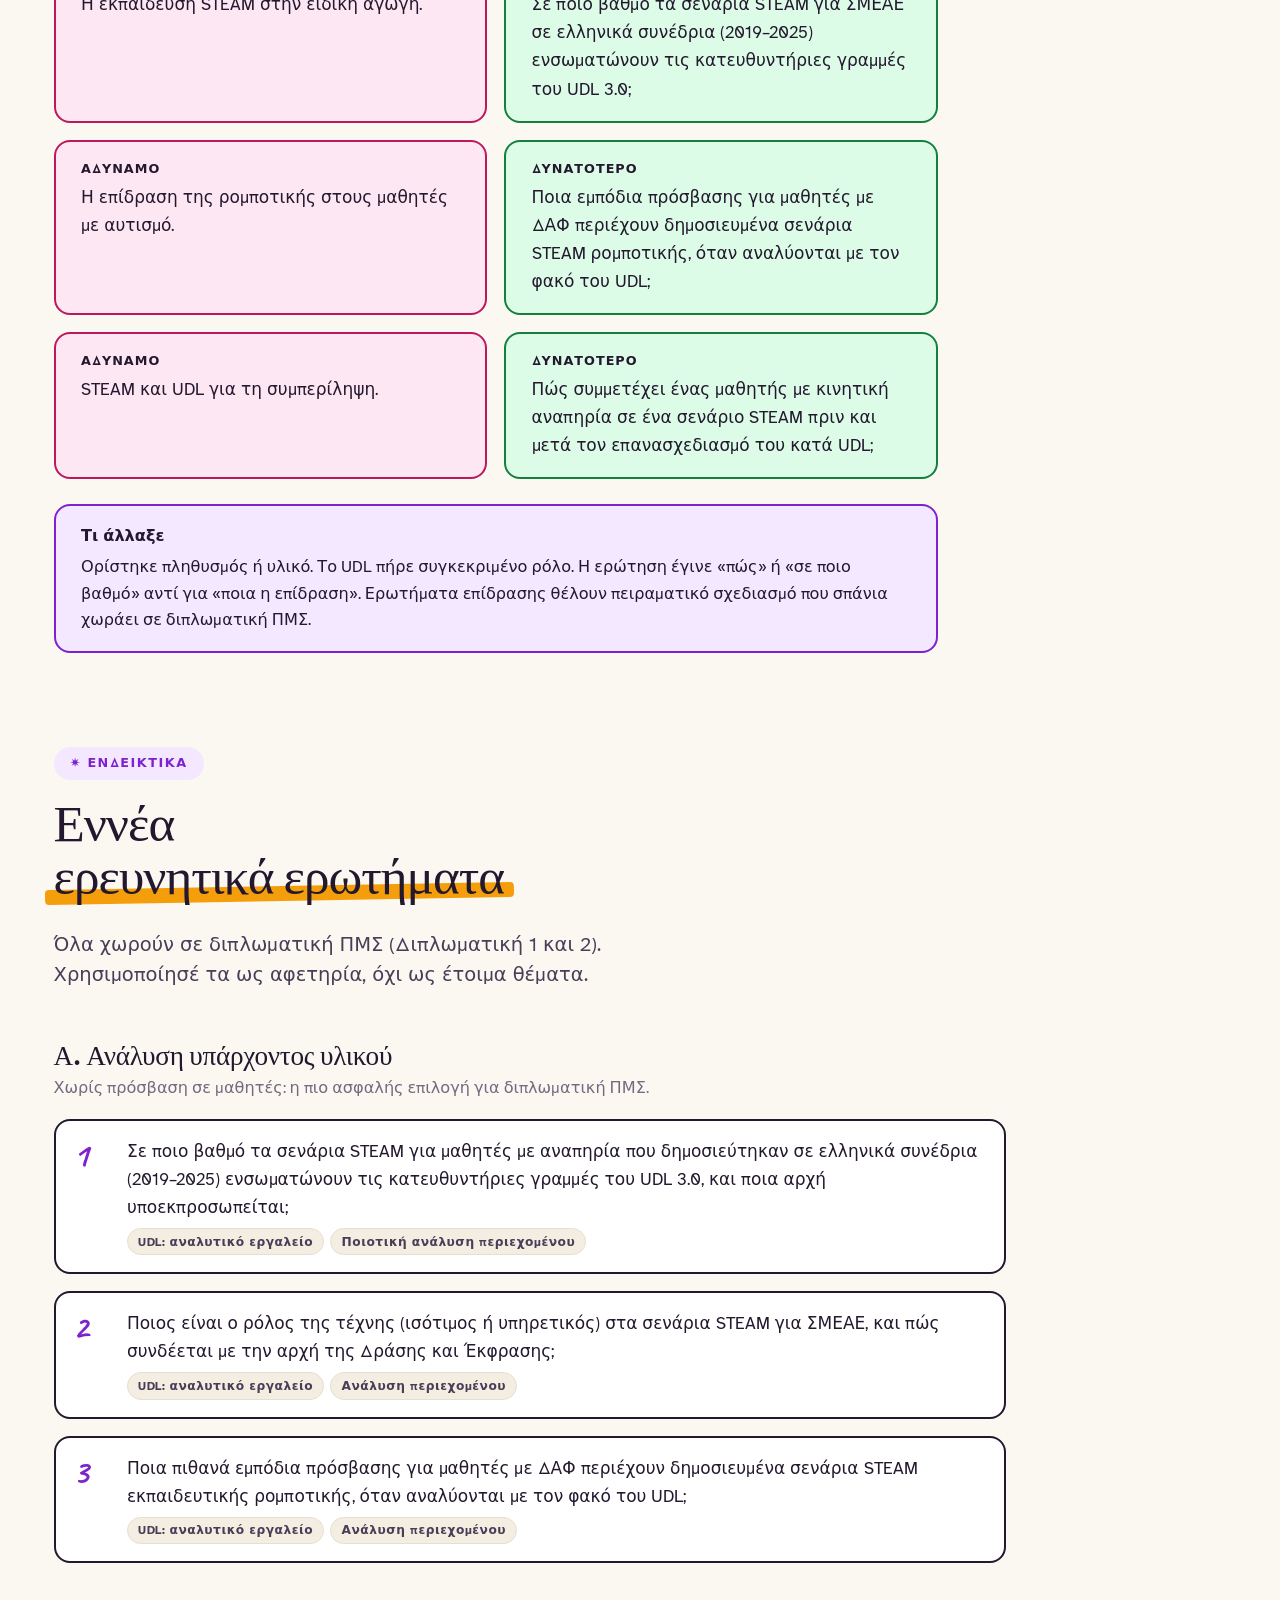
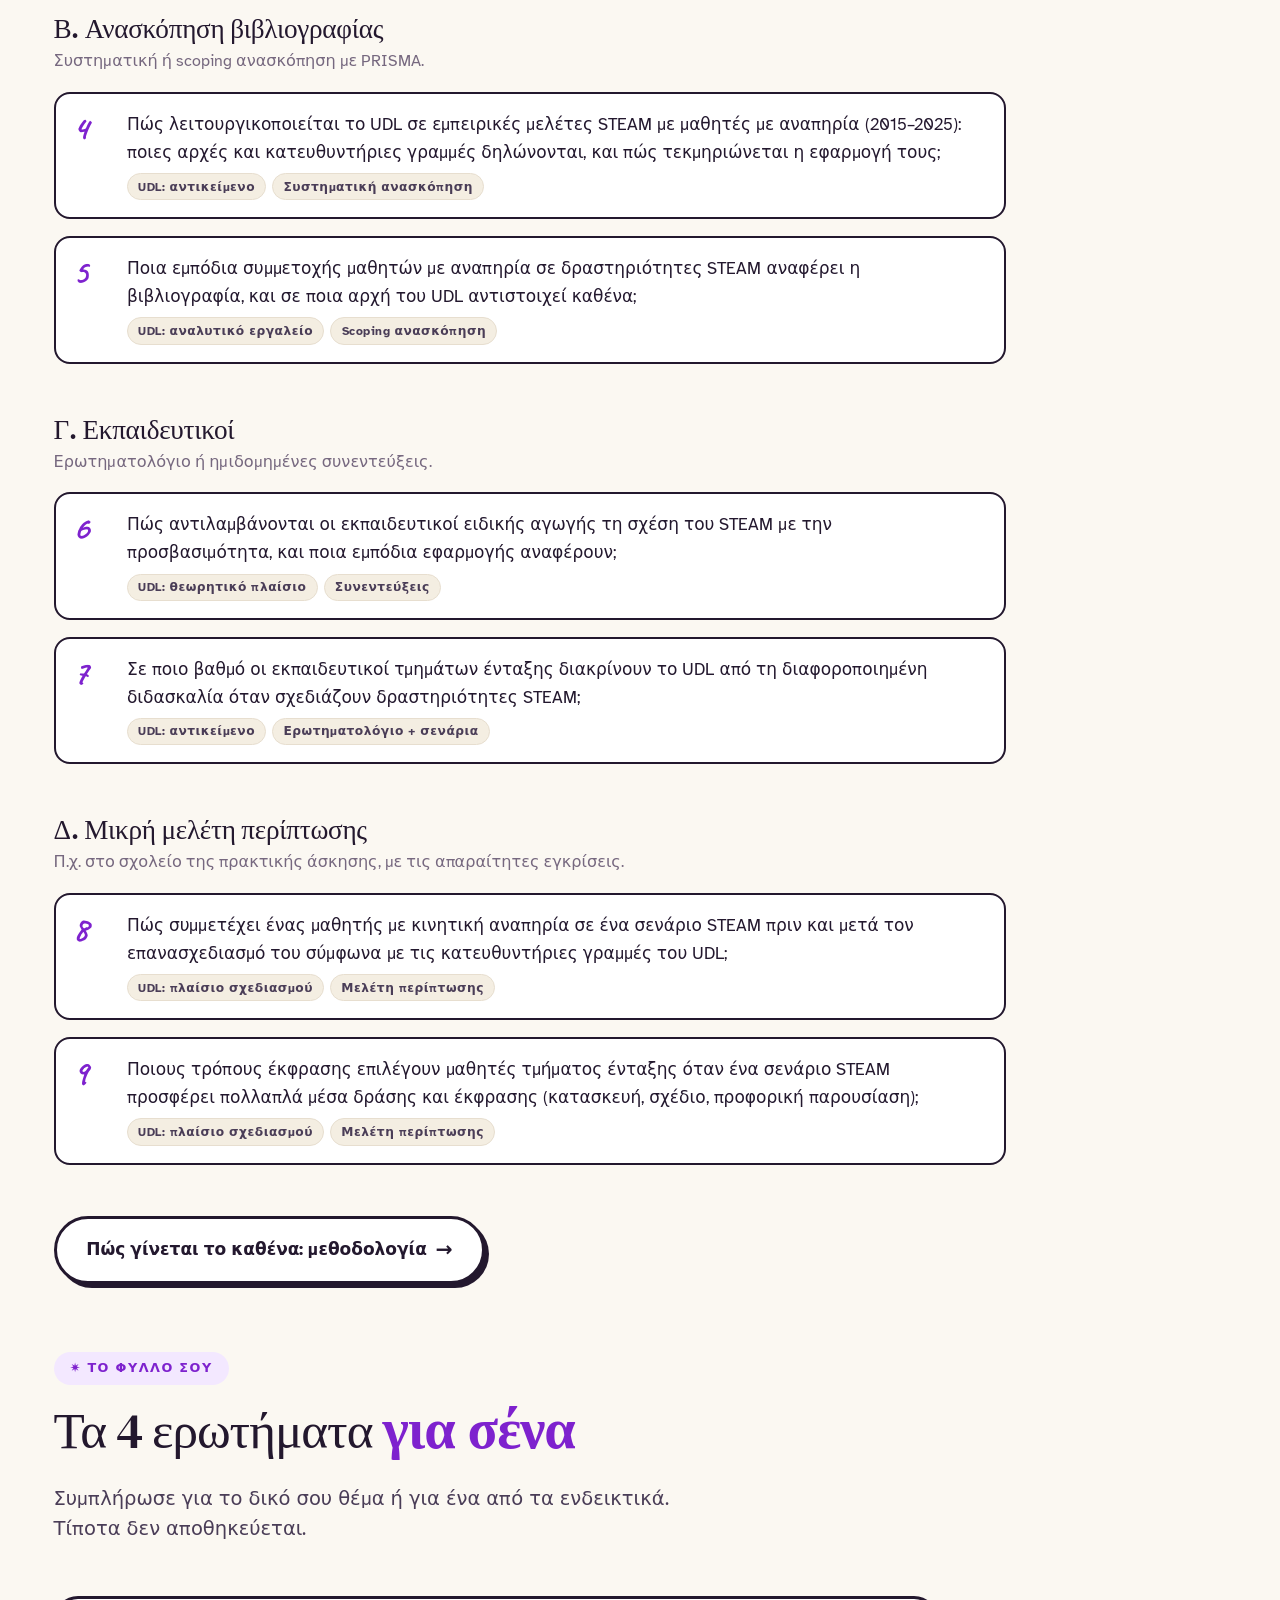
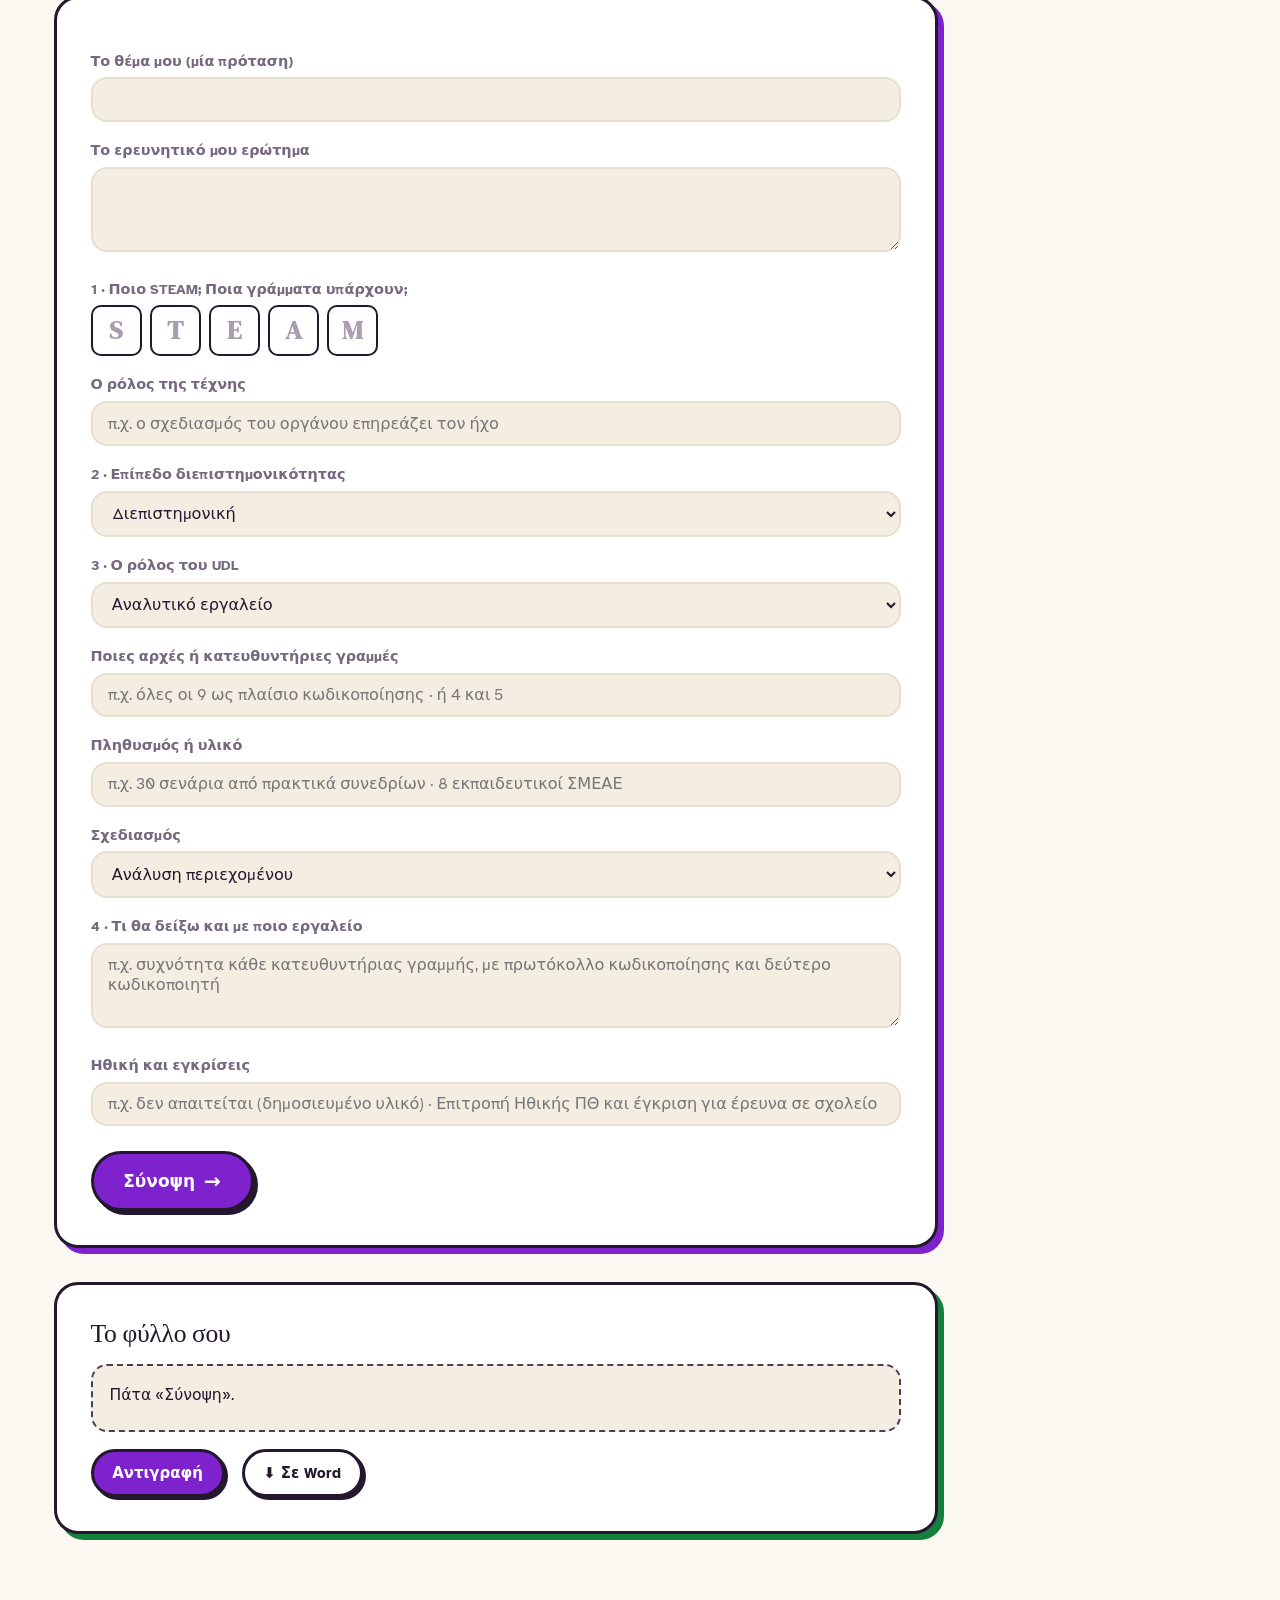
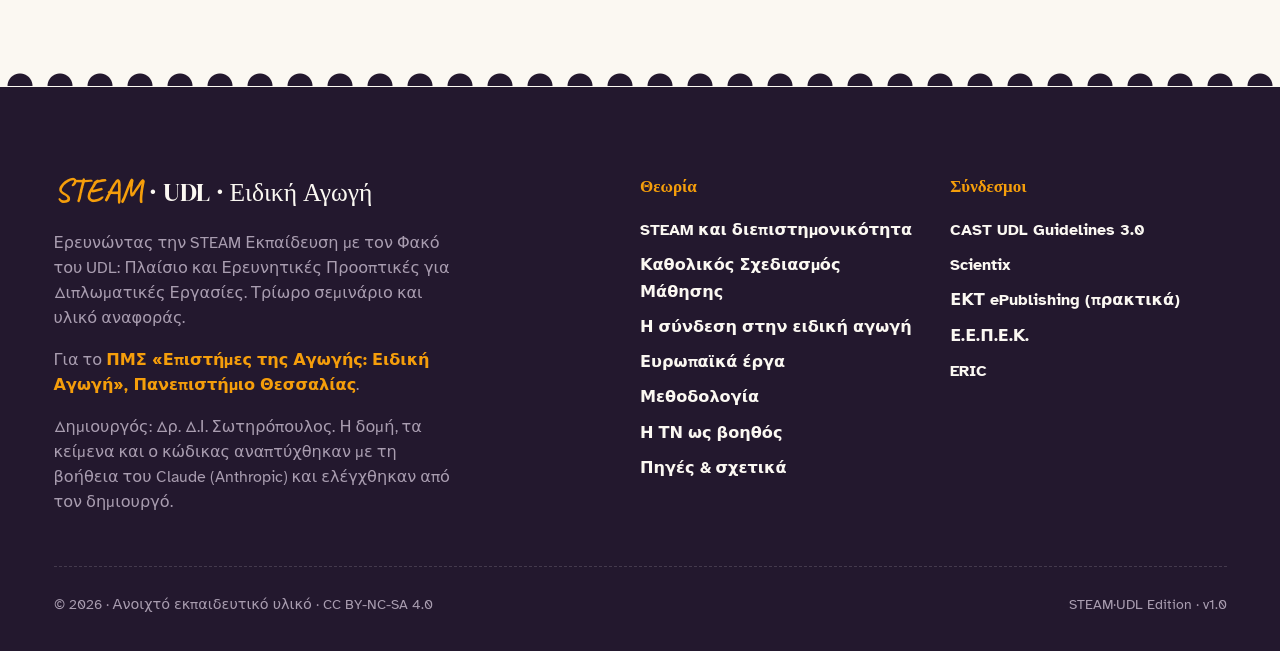
<file: thesis.html>
<!DOCTYPE html>
<html lang="el">
<head>
  <meta charset="UTF-8">
  <meta name="viewport" content="width=device-width, initial-scale=1.0">
  <title>Διπλωματική · STEAM · UDL · Ειδική Αγωγή</title>
  <meta name="description" content="Από την οπτική στη διπλωματική: τα τέσσερα ερωτήματα, από αδύναμα σε δυνατά θέματα, ενδεικτικά ερευνητικά ερωτήματα και φύλλο εργασίας.">
  <link rel="stylesheet" href="assets/style.css">
  
</head>
<body>

<nav class="nav">
  <div class="nav-inner">
    <a href="index.html" class="nav-brand"><span class="spark">STEAM</span> · UDL · Ειδική Αγωγή</a>
    <ul class="nav-links"><li><a href="index.html">Αρχική</a></li><li><a href="program.html">Πρόγραμμα</a></li><li><a href="steam.html">STEAM</a></li><li><a href="udl.html">UDL</a></li><li><a href="connection.html">Η σύνδεση</a></li><li><a href="examples.html">Παραδείγματα</a></li><li><a href="projects.html">Έργα ΕΕ</a></li><li><a href="lab.html">Εργαστήριο</a></li><li><a href="thesis.html" class="active">Διπλωματική</a></li><li><a href="materials.html">Υλικό</a></li><li><a href="instructor.html">Διδάσκοντες/ουσες</a></li></ul>
  </div>
</nav>

<header class="hero hero-sm">
  <div class="container">
    <div class="hero-grid">
      <div class="hero-content">
        <div class="eyebrow fade-up">Ενότητα 4 · Από την οπτική στη διπλωματική</div>
        <h1 class="hero-title fade-up">Θα μπορούσε να είναι η <span class="hand">δική σου;</span></h1>
        <p class="hero-subtitle fade-up">Μια διπλωματική σε αυτό το πεδίο δεν χρειάζεται να είναι μεγάλη. Χρειάζεται να είναι σαφής: να λέει ποιο STEAM, ποιο UDL, και πώς θα φανεί αυτό που ισχυρίζεται.</p>
        <div class="cta-group fade-up"><a href="#sheet" class="btn btn-sm">Το φύλλο ↓</a><a href="methodology.html" class="btn btn-sm btn-outline">Μεθοδολογία</a></div>
        
      </div>
      <div class="hero-illo">
        <div class="hero-shape shape-1"></div>
        <div class="hero-shape shape-2"></div>
        <div class="hero-shape shape-3"></div>
        <div class="hero-shape shape-4"></div>
        <div class="hero-label">?<br><span>4 ερωτήματα ✦</span></div>
      </div>
    </div>
  </div>
</header>

<section class="tight">
  <div class="container">
    <div class="section-eyebrow">✷ Η ραχοκοκαλιά</div>
    <h2 class="section-title">Τα τέσσερα <span class="accent">ερωτήματα</span></h2>
    <p class="section-lead">Κάθε διπλωματική στην τομή STEAM, UDL και ειδικής αγωγής πρέπει να απαντά ρητά σε αυτά, συνήθως ήδη στο κεφάλαιο της μεθοδολογίας.</p>
    <div class="four" style="max-width:62rem;">
      <div><div class="q">1 · Ποιο STEAM;</div><h4>Ορισμός και γράμματα</h4><p>Ποιον ορισμό ακολουθείς; Ποια γράμματα υπάρχουν; Τι ρόλο παίζει η τέχνη;</p></div>
      <div><div class="q">2 · Ποια διεπιστημονικότητα;</div><h4>Επίπεδο ολοκλήρωσης</h4><p>Πολυ-, δια- ή υπερεπιστημονική; Οριζόντια ή και κάθετη σύνδεση;</p></div>
      <div><div class="q">3 · Ποιο UDL;</div><h4>Ρόλος και επίπεδο</h4><p>Πλαίσιο σχεδιασμού, αναλυτικό εργαλείο, θεωρητικό πλαίσιο ή αντικείμενο; Ποιες αρχές και κατευθυντήριες γραμμές;</p></div>
      <div><div class="q">4 · Ποια τεκμήρια;</div><h4>Αποτελέσματα και τεκμηρίωση</h4><p>Τι θα δείξεις (συμμετοχή, εμπλοκή, μάθηση, αντιλήψεις, ποιότητα σεναρίων) και με ποιο εργαλείο;</p></div>
    </div>
  </div>
</section>

<section class="tight" id="weak">
  <div class="container">
    <div class="section-eyebrow">✷ Από αδύναμο σε δυνατό</div>
    <h2 class="section-title">Θέματα που <span class="accent">δεν περνούν</span>, ακόμα</h2>
    <div class="weakstrong">
      <div class="weak"><b>Αδύναμο</b>Η εκπαίδευση STEAM στην ειδική αγωγή.</div>
      <div class="strong"><b>Δυνατότερο</b>Σε ποιο βαθμό τα σενάρια STEAM για ΣΜΕΑΕ σε ελληνικά συνέδρια (2019–2025) ενσωματώνουν τις κατευθυντήριες γραμμές του UDL 3.0;</div>
      <div class="weak"><b>Αδύναμο</b>Η επίδραση της ρομποτικής στους μαθητές με αυτισμό.</div>
      <div class="strong"><b>Δυνατότερο</b>Ποια εμπόδια πρόσβασης για μαθητές με ΔΑΦ περιέχουν δημοσιευμένα σενάρια STEAM ρομποτικής, όταν αναλύονται με τον φακό του UDL;</div>
      <div class="weak"><b>Αδύναμο</b>STEAM και UDL για τη συμπερίληψη.</div>
      <div class="strong"><b>Δυνατότερο</b>Πώς συμμετέχει ένας μαθητής με κινητική αναπηρία σε ένα σενάριο STEAM πριν και μετά τον επανασχεδιασμό του κατά UDL;</div>
    </div>
    <div class="box box-info" style="max-width:52rem;">
      <strong>Τι άλλαξε</strong>
      <p>Ορίστηκε πληθυσμός ή υλικό. Το UDL πήρε συγκεκριμένο ρόλο. Η ερώτηση έγινε «πώς» ή «σε ποιο βαθμό» αντί για «ποια η επίδραση». Ερωτήματα επίδρασης θέλουν πειραματικό σχεδιασμό που σπάνια χωράει σε διπλωματική ΠΜΣ.</p>
    </div>
  </div>
</section>

<section class="tight">
  <div class="container">
    <div class="section-eyebrow">✷ Ενδεικτικά</div>
    <h2 class="section-title">Εννέα <span class="accent">ερευνητικά ερωτήματα</span></h2>
    <p class="section-lead">Όλα χωρούν σε διπλωματική ΠΜΣ (Διπλωματική 1 και 2). Χρησιμοποίησέ τα ως αφετηρία, όχι ως έτοιμα θέματα.</p>
    <div style="max-width:56rem;"><div class="rq-group"><h3>Α. Ανάλυση υπάρχοντος υλικού</h3><p>Χωρίς πρόσβαση σε μαθητές: η πιο ασφαλής επιλογή για διπλωματική ΠΜΣ.</p><div class="rq"><span class="n">1</span><p>Σε ποιο βαθμό τα σενάρια STEAM για μαθητές με αναπηρία που δημοσιεύτηκαν σε ελληνικά συνέδρια (2019–2025) ενσωματώνουν τις κατευθυντήριες γραμμές του UDL 3.0, και ποια αρχή υποεκπροσωπείται;</p><div class="rq-tags"><span class="tag">UDL: αναλυτικό εργαλείο</span><span class="tag">Ποιοτική ανάλυση περιεχομένου</span></div></div><div class="rq"><span class="n">2</span><p>Ποιος είναι ο ρόλος της τέχνης (ισότιμος ή υπηρετικός) στα σενάρια STEAM για ΣΜΕΑΕ, και πώς συνδέεται με την αρχή της Δράσης και Έκφρασης;</p><div class="rq-tags"><span class="tag">UDL: αναλυτικό εργαλείο</span><span class="tag">Ανάλυση περιεχομένου</span></div></div><div class="rq"><span class="n">3</span><p>Ποια πιθανά εμπόδια πρόσβασης για μαθητές με ΔΑΦ περιέχουν δημοσιευμένα σενάρια STEAM εκπαιδευτικής ρομποτικής, όταν αναλύονται με τον φακό του UDL;</p><div class="rq-tags"><span class="tag">UDL: αναλυτικό εργαλείο</span><span class="tag">Ανάλυση περιεχομένου</span></div></div></div><div class="rq-group"><h3>Β. Ανασκόπηση βιβλιογραφίας</h3><p>Συστηματική ή scoping ανασκόπηση με PRISMA.</p><div class="rq"><span class="n">4</span><p>Πώς λειτουργικοποιείται το UDL σε εμπειρικές μελέτες STEAM με μαθητές με αναπηρία (2015–2025): ποιες αρχές και κατευθυντήριες γραμμές δηλώνονται, και πώς τεκμηριώνεται η εφαρμογή τους;</p><div class="rq-tags"><span class="tag">UDL: αντικείμενο</span><span class="tag">Συστηματική ανασκόπηση</span></div></div><div class="rq"><span class="n">5</span><p>Ποια εμπόδια συμμετοχής μαθητών με αναπηρία σε δραστηριότητες STEAM αναφέρει η βιβλιογραφία, και σε ποια αρχή του UDL αντιστοιχεί καθένα;</p><div class="rq-tags"><span class="tag">UDL: αναλυτικό εργαλείο</span><span class="tag">Scoping ανασκόπηση</span></div></div></div><div class="rq-group"><h3>Γ. Εκπαιδευτικοί</h3><p>Ερωτηματολόγιο ή ημιδομημένες συνεντεύξεις.</p><div class="rq"><span class="n">6</span><p>Πώς αντιλαμβάνονται οι εκπαιδευτικοί ειδικής αγωγής τη σχέση του STEAM με την προσβασιμότητα, και ποια εμπόδια εφαρμογής αναφέρουν;</p><div class="rq-tags"><span class="tag">UDL: θεωρητικό πλαίσιο</span><span class="tag">Συνεντεύξεις</span></div></div><div class="rq"><span class="n">7</span><p>Σε ποιο βαθμό οι εκπαιδευτικοί τμημάτων ένταξης διακρίνουν το UDL από τη διαφοροποιημένη διδασκαλία όταν σχεδιάζουν δραστηριότητες STEAM;</p><div class="rq-tags"><span class="tag">UDL: αντικείμενο</span><span class="tag">Ερωτηματολόγιο + σενάρια</span></div></div></div><div class="rq-group"><h3>Δ. Μικρή μελέτη περίπτωσης</h3><p>Π.χ. στο σχολείο της πρακτικής άσκησης, με τις απαραίτητες εγκρίσεις.</p><div class="rq"><span class="n">8</span><p>Πώς συμμετέχει ένας μαθητής με κινητική αναπηρία σε ένα σενάριο STEAM πριν και μετά τον επανασχεδιασμό του σύμφωνα με τις κατευθυντήριες γραμμές του UDL;</p><div class="rq-tags"><span class="tag">UDL: πλαίσιο σχεδιασμού</span><span class="tag">Μελέτη περίπτωσης</span></div></div><div class="rq"><span class="n">9</span><p>Ποιους τρόπους έκφρασης επιλέγουν μαθητές τμήματος ένταξης όταν ένα σενάριο STEAM προσφέρει πολλαπλά μέσα δράσης και έκφρασης (κατασκευή, σχέδιο, προφορική παρουσίαση);</p><div class="rq-tags"><span class="tag">UDL: πλαίσιο σχεδιασμού</span><span class="tag">Μελέτη περίπτωσης</span></div></div></div></div>
    <p><a href="methodology.html" class="btn btn-outline">Πώς γίνεται το καθένα: μεθοδολογία <span class="arrow">→</span></a></p>
  </div>
</section>

<section class="tight" id="sheet">
  <div class="container">
    <div class="section-eyebrow">✷ Το φύλλο σου</div>
    <h2 class="section-title">Τα 4 ερωτήματα <span class="hand">για σένα</span></h2>
    <p class="section-lead">Συμπλήρωσε για το δικό σου θέμα ή για ένα από τα ενδεικτικά. Τίποτα δεν αποθηκεύεται.</p>
    <div class="card form-card" style="max-width:52rem;">
      <label for="t-topic">Το θέμα μου (μία πρόταση)</label><input type="text" id="t-topic">
      <label for="t-rq">Το ερευνητικό μου ερώτημα</label><textarea id="t-rq"></textarea>
      <label>1 · Ποιο STEAM; Ποια γράμματα υπάρχουν;</label>
      <div class="letter-pick" id="tp">
        <label><input type="checkbox" value="S"><span>S</span></label><label><input type="checkbox" value="T"><span>T</span></label><label><input type="checkbox" value="E"><span>E</span></label><label><input type="checkbox" value="A"><span>A</span></label><label><input type="checkbox" value="M"><span>M</span></label>
      </div>
      <label for="t-art">Ο ρόλος της τέχνης</label><input type="text" id="t-art" placeholder="π.χ. ο σχεδιασμός του οργάνου επηρεάζει τον ήχο">
      <label for="t-level">2 · Επίπεδο διεπιστημονικότητας</label>
      <select id="t-level"><option>Πολυεπιστημονική</option><option selected>Διεπιστημονική</option><option>Υπερεπιστημονική</option><option>Δεν αφορά (π.χ. μελέτη αντιλήψεων)</option></select>
      <label for="t-role">3 · Ο ρόλος του UDL</label>
      <select id="t-role"><option>Πλαίσιο σχεδιασμού</option><option selected>Αναλυτικό εργαλείο</option><option>Θεωρητικό πλαίσιο</option><option>Αντικείμενο έρευνας</option></select>
      <label for="t-gl">Ποιες αρχές ή κατευθυντήριες γραμμές</label><input type="text" id="t-gl" placeholder="π.χ. όλες οι 9 ως πλαίσιο κωδικοποίησης · ή 4 και 5">
      <label for="t-pop">Πληθυσμός ή υλικό</label><input type="text" id="t-pop" placeholder="π.χ. 30 σενάρια από πρακτικά συνεδρίων · 8 εκπαιδευτικοί ΣΜΕΑΕ">
      <label for="t-design">Σχεδιασμός</label>
      <select id="t-design"><option>Ανάλυση περιεχομένου</option><option>Συστηματική ανασκόπηση</option><option>Scoping ανασκόπηση</option><option>Ερωτηματολόγιο</option><option>Ημιδομημένες συνεντεύξεις</option><option>Μελέτη περίπτωσης</option><option>Άλλο</option></select>
      <label for="t-ev">4 · Τι θα δείξω και με ποιο εργαλείο</label><textarea id="t-ev" placeholder="π.χ. συχνότητα κάθε κατευθυντήριας γραμμής, με πρωτόκολλο κωδικοποίησης και δεύτερο κωδικοποιητή"></textarea>
      <label for="t-eth">Ηθική και εγκρίσεις</label><input type="text" id="t-eth" placeholder="π.χ. δεν απαιτείται (δημοσιευμένο υλικό) · Επιτροπή Ηθικής ΠΘ και έγκριση για έρευνα σε σχολείο">
      <div class="cta-group" style="margin-top:var(--space-4);"><button class="btn" onclick="buildSheet()">Σύνοψη <span class="arrow">→</span></button></div>
    </div>
    <div class="card c-teal" style="max-width:52rem;">
      <h3>Το φύλλο σου</h3>
      <div id="t-out" class="output-box">Πάτα «Σύνοψη».</div>
      <div class="cta-group" style="margin-top:var(--space-3);"><button class="btn btn-sm" onclick="copyText(this,'t-out')">Αντιγραφή</button><a class="btn btn-sm btn-outline" href="downloads/03_Fyllo_4_Erotimata.docx" download>⬇ Σε Word</a></div>
    </div>
  </div>
</section>


<footer class="footer">
  <div class="container">
    <div class="footer-grid">
      <div>
        <div class="footer-brand"><span class="hand">STEAM</span> · UDL · Ειδική Αγωγή</div>
        <p class="footer-text">Ερευνώντας την STEAM Εκπαίδευση με τον Φακό του UDL: Πλαίσιο και Ερευνητικές Προοπτικές για Διπλωματικές Εργασίες. Τρίωρο σεμινάριο και υλικό αναφοράς.</p>
        <p class="footer-text" style="margin-top:1rem;">Για το <a href="https://maspecialed.sed.uth.gr/" target="_blank" rel="noopener" style="color:var(--sun);">ΠΜΣ «Επιστήμες της Αγωγής: Ειδική Αγωγή», Πανεπιστήμιο Θεσσαλίας</a>.</p>
        <p class="footer-text" style="margin-top:1rem;">Δημιουργός: Δρ. Δ.Ι. Σωτηρόπουλος. Η δομή, τα κείμενα και ο κώδικας αναπτύχθηκαν με τη βοήθεια του Claude (Anthropic) και ελέγχθηκαν από τον δημιουργό.</p>
      </div>
      <div>
        <h5>Θεωρία</h5>
        <ul>
          <li><a href="steam.html">STEAM και διεπιστημονικότητα</a></li>
          <li><a href="udl.html">Καθολικός Σχεδιασμός Μάθησης</a></li>
          <li><a href="connection.html">Η σύνδεση στην ειδική αγωγή</a></li>
          <li><a href="projects.html">Ευρωπαϊκά έργα</a></li>
          <li><a href="methodology.html">Μεθοδολογία</a></li>
          <li><a href="ai.html">Η ΤΝ ως βοηθός</a></li>
          <li><a href="about.html">Πηγές &amp; σχετικά</a></li>
        </ul>
      </div>
      <div>
        <h5>Σύνδεσμοι</h5>
        <ul>
          <li><a href="https://udlguidelines.cast.org/" target="_blank" rel="noopener">CAST UDL Guidelines 3.0</a></li>
          <li><a href="https://www.scientix.eu/" target="_blank" rel="noopener">Scientix</a></li>
          <li><a href="https://eproceedings.epublishing.ekt.gr/" target="_blank" rel="noopener">ΕΚΤ ePublishing (πρακτικά)</a></li>
          <li><a href="https://www.eepek.gr/el" target="_blank" rel="noopener">Ε.Ε.Π.Ε.Κ.</a></li>
          <li><a href="https://eric.ed.gov" target="_blank" rel="noopener">ERIC</a></li>
        </ul>
      </div>
    </div>
    <div class="footer-bottom">
      <div>© 2026 · Ανοιχτό εκπαιδευτικό υλικό · CC BY-NC-SA 4.0</div>
      <div>STEAM·UDL Edition · v1.0</div>
    </div>
  </div>
</footer>

<script>
function copyText(btn, targetId) {
  let text;
  if (targetId) { text = document.getElementById(targetId).innerText.trim(); }
  else {
    const clone = btn.parentElement.cloneNode(true);
    const b = clone.querySelector('.copy-btn'); if (b) b.remove();
    text = clone.textContent.trim();
  }
  const done = function () {
    const old = btn.dataset.label || btn.textContent;
    btn.dataset.label = old;
    btn.textContent = '✓ Αντιγράφηκε';
    btn.classList.add('copied');
    setTimeout(function () { btn.textContent = old; btn.classList.remove('copied'); }, 2000);
  };
  if (navigator.clipboard && window.isSecureContext) {
    navigator.clipboard.writeText(text).then(done).catch(function () { fallback(text); done(); });
  } else { fallback(text); done(); }
}
function fallback(text) {
  const ta = document.createElement('textarea');
  ta.value = text; ta.style.position = 'fixed'; ta.style.opacity = '0';
  document.body.appendChild(ta); ta.select();
  try { document.execCommand('copy'); } catch (e) {}
  document.body.removeChild(ta);
}
</script>

<script>
function v(id){ return document.getElementById(id).value.trim(); }
function buildSheet(){
  const L=[...document.querySelectorAll('#tp input:checked')].map(c=>c.value);
  let t='ΤΑ 4 ΕΡΩΤΗΜΑΤΑ ΤΗΣ ΔΙΠΛΩΜΑΤΙΚΗΣ ΜΟΥ\n\n';
  t+='Θέμα: '+(v('t-topic')||'…')+'\nΕρευνητικό ερώτημα: '+(v('t-rq')||'…')+'\n\n';
  t+='1. Ποιο STEAM: '+(L.length?L.join(' · '):'…')+(v('t-art')?' · Τέχνη: '+v('t-art'):'')+'\n';
  t+='2. Διεπιστημονικότητα: '+v('t-level')+'\n';
  t+='3. UDL: '+v('t-role')+(v('t-gl')?' · '+v('t-gl'):'')+'\n';
  t+='4. Τεκμήρια: '+(v('t-ev')||'…')+'\n\n';
  t+='Πληθυσμός/υλικό: '+(v('t-pop')||'…')+'\nΣχεδιασμός: '+v('t-design')+'\nΗθική/εγκρίσεις: '+(v('t-eth')||'…');
  document.getElementById('t-out').textContent=t;
}
</script>
</body>
</html>
</file>
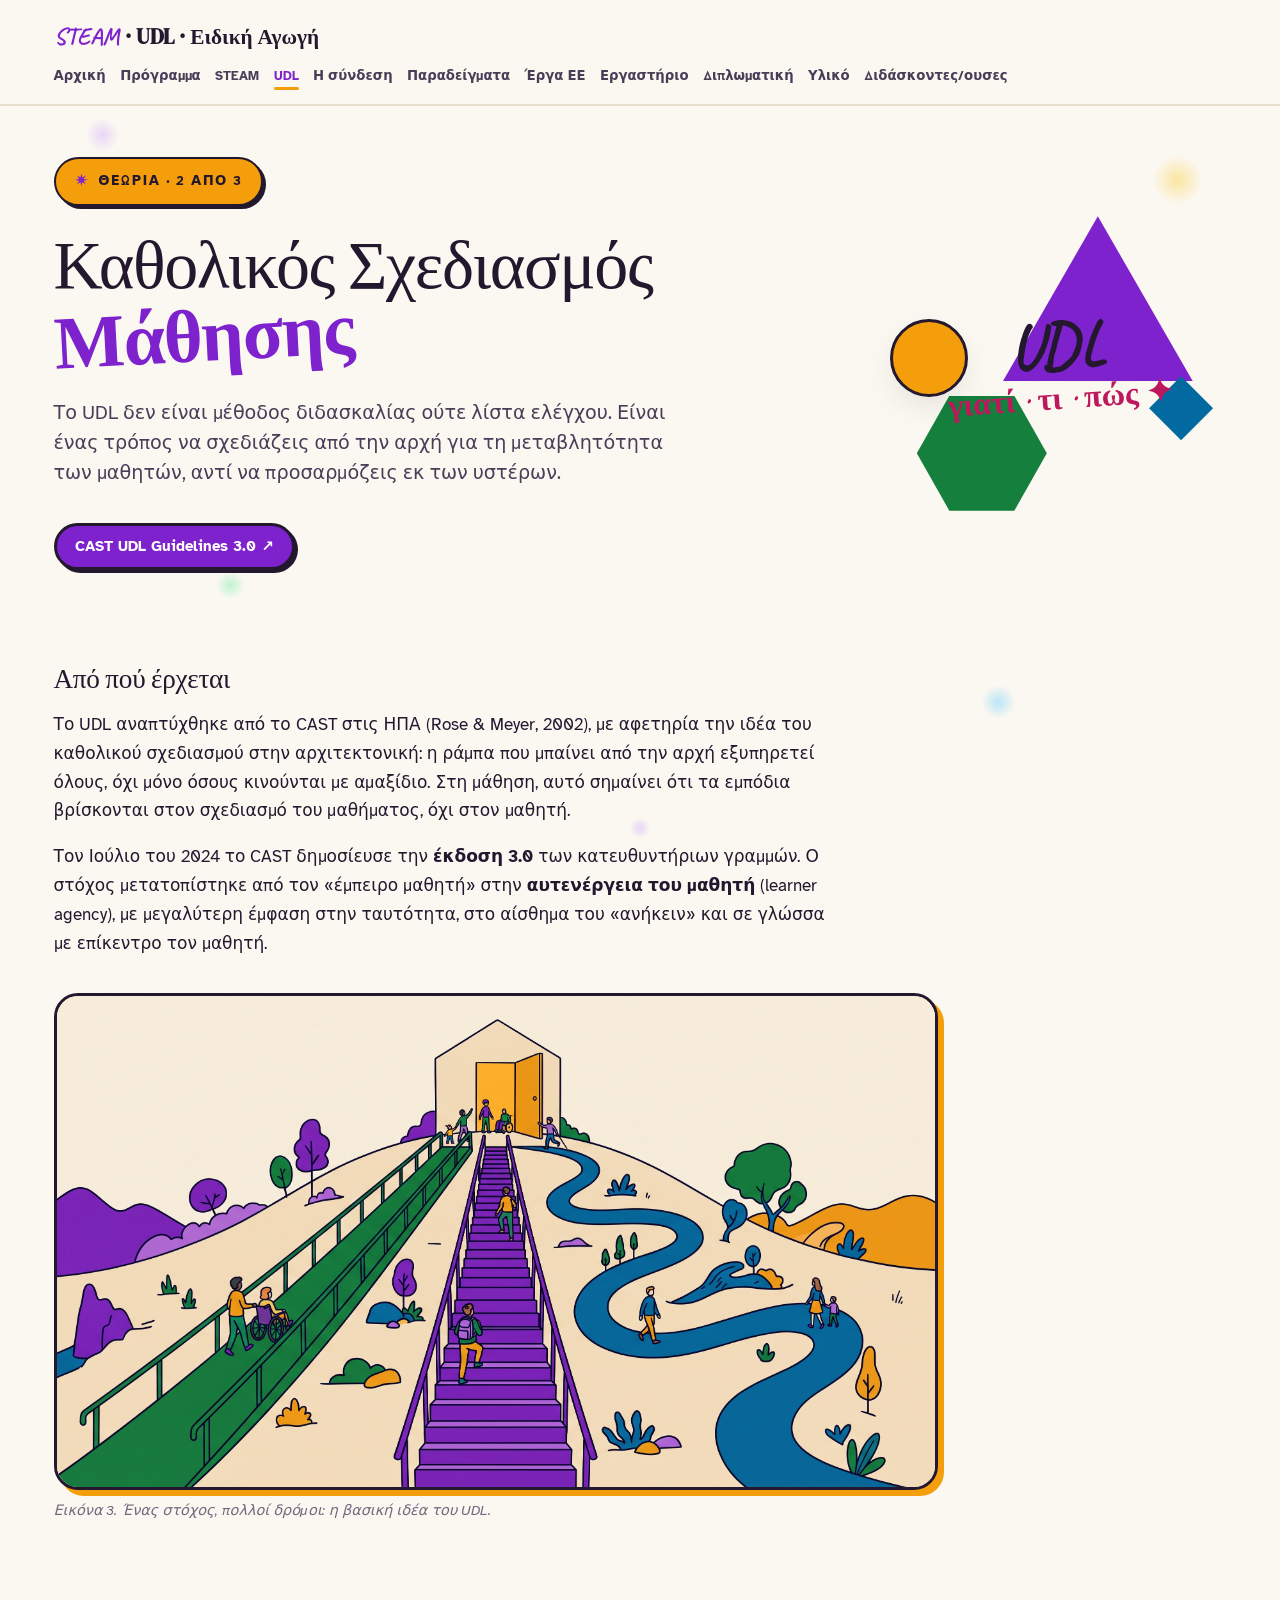
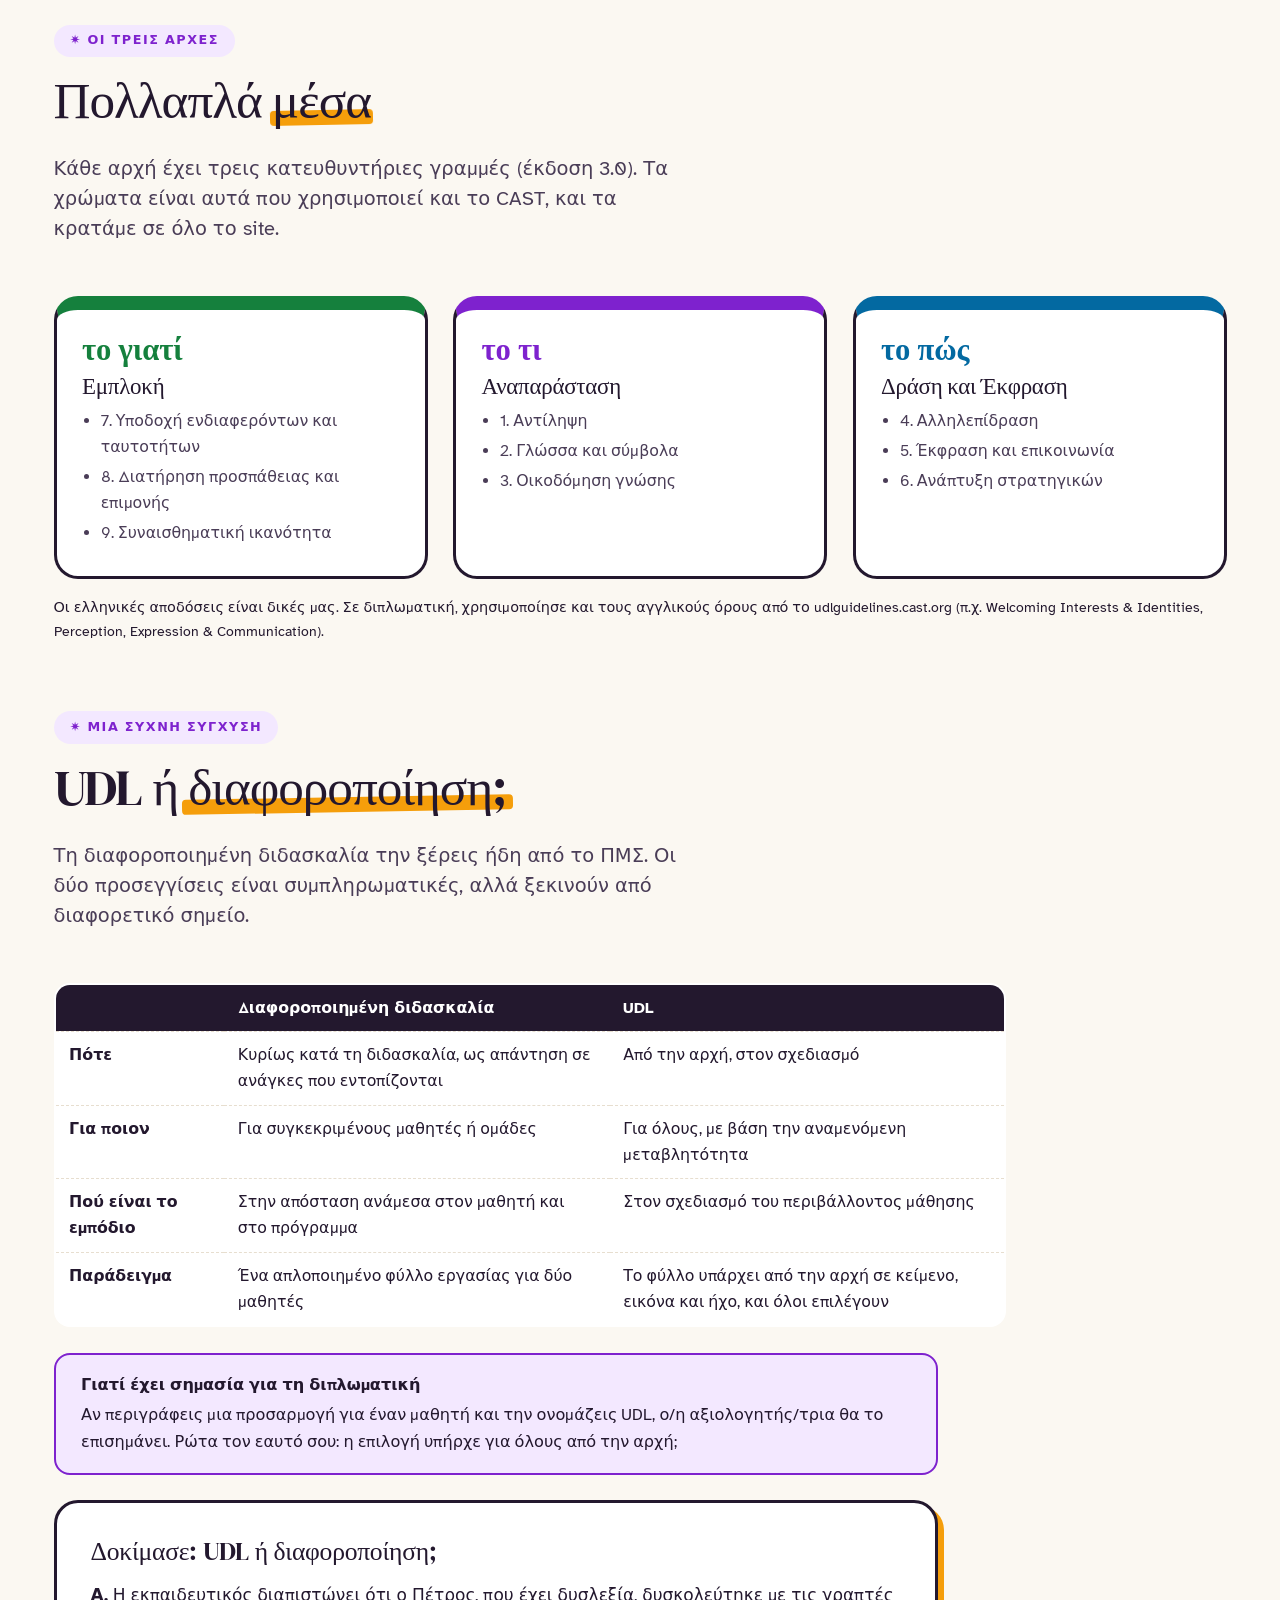
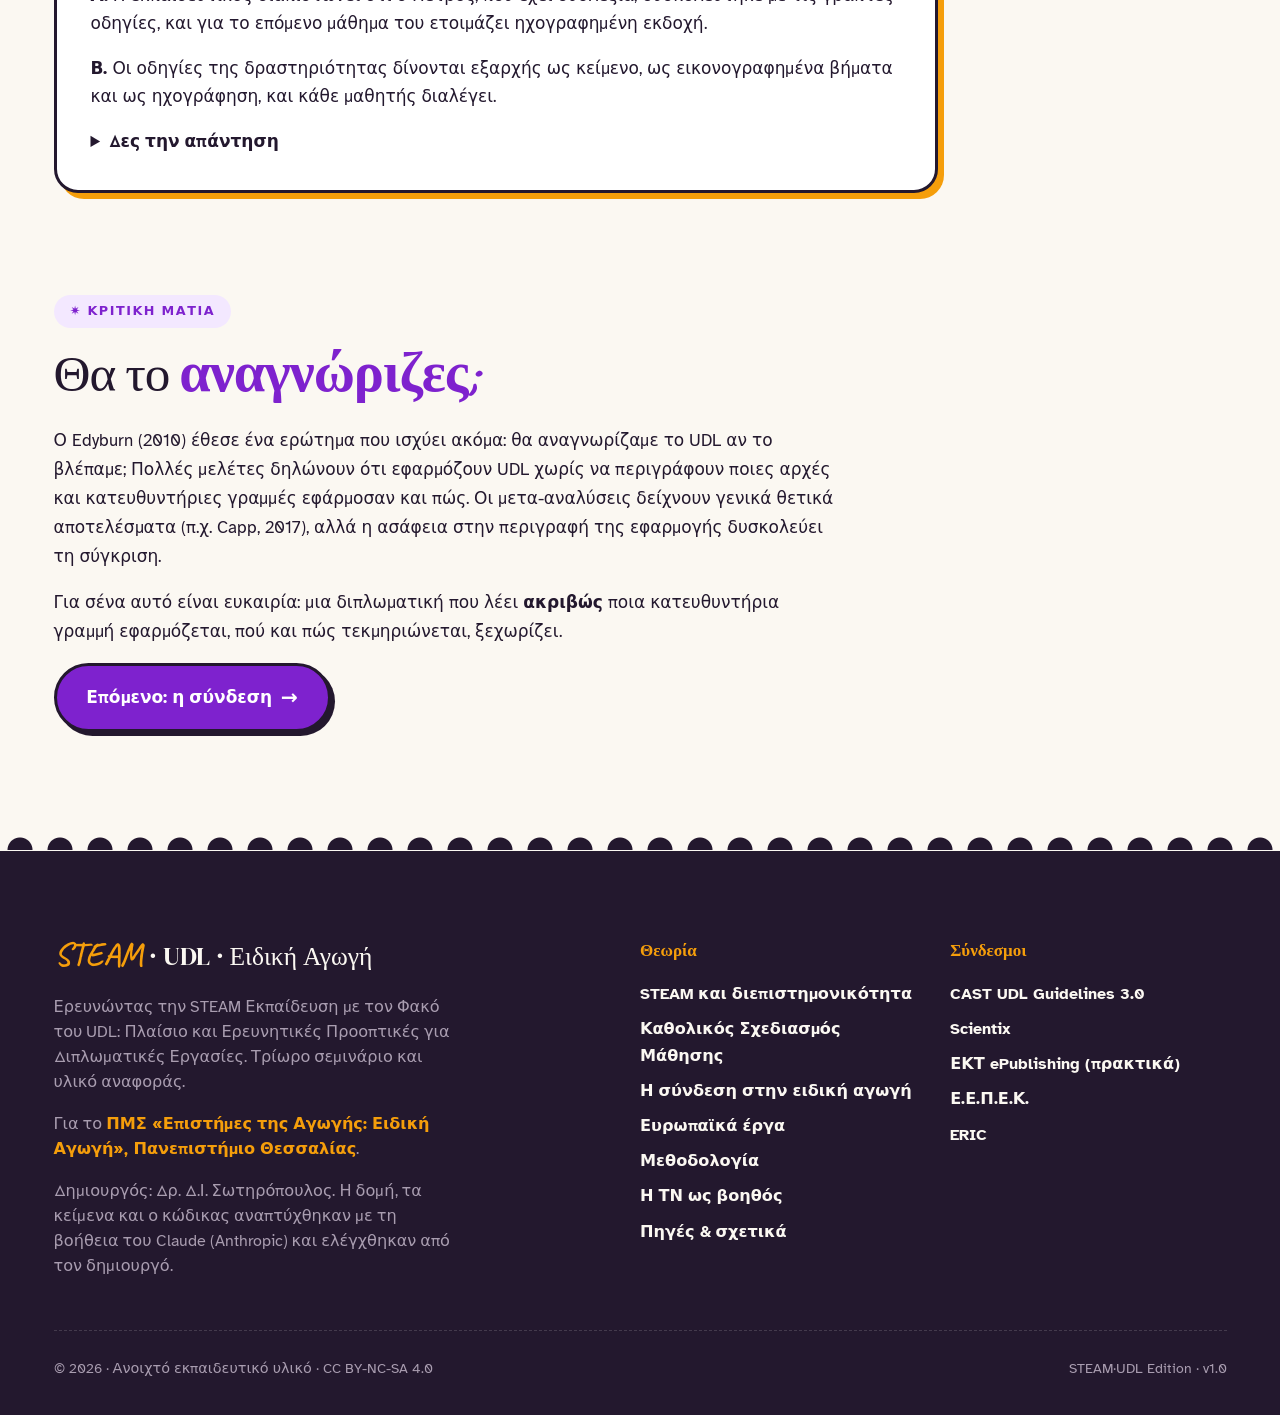
<file: udl.html>
<!DOCTYPE html>
<html lang="el">
<head>
  <meta charset="UTF-8">
  <meta name="viewport" content="width=device-width, initial-scale=1.0">
  <title>UDL · STEAM · UDL · Ειδική Αγωγή</title>
  <meta name="description" content="Ο Καθολικός Σχεδιασμός Μάθησης (UDL): οι τρεις αρχές, οι εννέα κατευθυντήριες γραμμές της έκδοσης 3.0, η διαφορά από τη διαφοροποιημένη διδασκαλία, η κριτική.">
  <link rel="stylesheet" href="assets/style.css">
  
</head>
<body>

<nav class="nav">
  <div class="nav-inner">
    <a href="index.html" class="nav-brand"><span class="spark">STEAM</span> · UDL · Ειδική Αγωγή</a>
    <ul class="nav-links"><li><a href="index.html">Αρχική</a></li><li><a href="program.html">Πρόγραμμα</a></li><li><a href="steam.html">STEAM</a></li><li><a href="udl.html" class="active">UDL</a></li><li><a href="connection.html">Η σύνδεση</a></li><li><a href="examples.html">Παραδείγματα</a></li><li><a href="projects.html">Έργα ΕΕ</a></li><li><a href="lab.html">Εργαστήριο</a></li><li><a href="thesis.html">Διπλωματική</a></li><li><a href="materials.html">Υλικό</a></li><li><a href="instructor.html">Διδάσκοντες/ουσες</a></li></ul>
  </div>
</nav>

<header class="hero hero-sm">
  <div class="container">
    <div class="hero-grid">
      <div class="hero-content">
        <div class="eyebrow fade-up">Θεωρία · 2 από 3</div>
        <h1 class="hero-title fade-up">Καθολικός Σχεδιασμός <span class="hand">Μάθησης</span></h1>
        <p class="hero-subtitle fade-up">Το UDL δεν είναι μέθοδος διδασκαλίας ούτε λίστα ελέγχου. Είναι ένας τρόπος να σχεδιάζεις από την αρχή για τη μεταβλητότητα των μαθητών, αντί να προσαρμόζεις εκ των υστέρων.</p>
        <div class="cta-group fade-up"><a href="https://udlguidelines.cast.org/" target="_blank" rel="noopener" class="btn btn-sm">CAST UDL Guidelines 3.0 ↗</a></div>
        
      </div>
      <div class="hero-illo">
        <div class="hero-shape shape-1"></div>
        <div class="hero-shape shape-2"></div>
        <div class="hero-shape shape-3"></div>
        <div class="hero-shape shape-4"></div>
        <div class="hero-label">UDL<br><span>γιατί · τι · πώς ✦</span></div>
      </div>
    </div>
  </div>
</header>

<section class="tight">
  <div class="container">
    <div class="prose">
      <h3>Από πού έρχεται</h3>
      <p>Το UDL αναπτύχθηκε από το CAST στις ΗΠΑ (Rose &amp; Meyer, 2002), με αφετηρία την ιδέα του καθολικού σχεδιασμού στην αρχιτεκτονική: η ράμπα που μπαίνει από την αρχή εξυπηρετεί όλους, όχι μόνο όσους κινούνται με αμαξίδιο. Στη μάθηση, αυτό σημαίνει ότι τα εμπόδια βρίσκονται στον σχεδιασμό του μαθήματος, όχι στον μαθητή.</p>
      <p>Τον Ιούλιο του 2024 το CAST δημοσίευσε την <strong>έκδοση 3.0</strong> των κατευθυντήριων γραμμών. Ο στόχος μετατοπίστηκε από τον «έμπειρο μαθητή» στην <strong>αυτενέργεια του μαθητή</strong> (learner agency), με μεγαλύτερη έμφαση στην ταυτότητα, στο αίσθημα του «ανήκειν» και σε γλώσσα με επίκεντρο τον μαθητή.</p>
    </div>
<figure class="fig">
  <img src="images/img03.png" alt="Τρεις διαφορετικοί δρόμοι που οδηγούν στον ίδιο στόχο μάθησης" loading="lazy" width="1600" height="900">
  <figcaption>Εικόνα 3. Ένας στόχος, πολλοί δρόμοι: η βασική ιδέα του UDL.</figcaption>
</figure>
  </div>
</section>

<section class="tight">
  <div class="container">
    <div class="section-eyebrow">✷ Οι τρεις αρχές</div>
    <h2 class="section-title">Πολλαπλά <span class="accent">μέσα</span></h2>
    <p class="section-lead">Κάθε αρχή έχει τρεις κατευθυντήριες γραμμές (έκδοση 3.0). Τα χρώματα είναι αυτά που χρησιμοποιεί και το CAST, και τα κρατάμε σε όλο το site.</p>
    <div class="principles3">
      <div class="p3 eng"><div class="why">το γιατί</div><h3>Εμπλοκή</h3>
        <ul><li>7. Υποδοχή ενδιαφερόντων και ταυτοτήτων</li><li>8. Διατήρηση προσπάθειας και επιμονής</li><li>9. Συναισθηματική ικανότητα</li></ul></div>
      <div class="p3 rep"><div class="why">το τι</div><h3>Αναπαράσταση</h3>
        <ul><li>1. Αντίληψη</li><li>2. Γλώσσα και σύμβολα</li><li>3. Οικοδόμηση γνώσης</li></ul></div>
      <div class="p3 act"><div class="why">το πώς</div><h3>Δράση και Έκφραση</h3>
        <ul><li>4. Αλληλεπίδραση</li><li>5. Έκφραση και επικοινωνία</li><li>6. Ανάπτυξη στρατηγικών</li></ul></div>
    </div>
    <p class="src">Οι ελληνικές αποδόσεις είναι δικές μας. Σε διπλωματική, χρησιμοποίησε και τους αγγλικούς όρους από το udlguidelines.cast.org (π.χ. Welcoming Interests &amp; Identities, Perception, Expression &amp; Communication).</p>
  </div>
</section>

<section class="tight">
  <div class="container">
    <div class="section-eyebrow">✷ Μια συχνή σύγχυση</div>
    <h2 class="section-title">UDL ή <span class="accent">διαφοροποίηση;</span></h2>
    <p class="section-lead">Τη διαφοροποιημένη διδασκαλία την ξέρεις ήδη από το ΠΜΣ. Οι δύο προσεγγίσεις είναι συμπληρωματικές, αλλά ξεκινούν από διαφορετικό σημείο.</p>
    <div class="tbl-wrap" style="max-width:56rem;"><table class="tbl">
      <tr><th></th><th>Διαφοροποιημένη διδασκαλία</th><th>UDL</th></tr>
      <tr><td><strong>Πότε</strong></td><td>Κυρίως κατά τη διδασκαλία, ως απάντηση σε ανάγκες που εντοπίζονται</td><td>Από την αρχή, στον σχεδιασμό</td></tr>
      <tr><td><strong>Για ποιον</strong></td><td>Για συγκεκριμένους μαθητές ή ομάδες</td><td>Για όλους, με βάση την αναμενόμενη μεταβλητότητα</td></tr>
      <tr><td><strong>Πού είναι το εμπόδιο</strong></td><td>Στην απόσταση ανάμεσα στον μαθητή και στο πρόγραμμα</td><td>Στον σχεδιασμό του περιβάλλοντος μάθησης</td></tr>
      <tr><td><strong>Παράδειγμα</strong></td><td>Ένα απλοποιημένο φύλλο εργασίας για δύο μαθητές</td><td>Το φύλλο υπάρχει από την αρχή σε κείμενο, εικόνα και ήχο, και όλοι επιλέγουν</td></tr>
    </table></div>
    <div class="box box-info" style="max-width:52rem;">
      <strong>Γιατί έχει σημασία για τη διπλωματική</strong>
      <p>Αν περιγράφεις μια προσαρμογή για έναν μαθητή και την ονομάζεις UDL, ο/η αξιολογητής/τρια θα το επισημάνει. Ρώτα τον εαυτό σου: η επιλογή υπήρχε για όλους από την αρχή;</p>
    </div>
    <div class="card c-sun" style="max-width:52rem;">
      <h3>Δοκίμασε: UDL ή διαφοροποίηση;</h3>
      <p><strong>Α.</strong> Η εκπαιδευτικός διαπιστώνει ότι ο Πέτρος, που έχει δυσλεξία, δυσκολεύτηκε με τις γραπτές οδηγίες, και για το επόμενο μάθημα του ετοιμάζει ηχογραφημένη εκδοχή.</p>
      <p><strong>Β.</strong> Οι οδηγίες της δραστηριότητας δίνονται εξαρχής ως κείμενο, ως εικονογραφημένα βήματα και ως ηχογράφηση, και κάθε μαθητής διαλέγει.</p>
      <details><summary style="cursor:pointer;font-weight:700;">Δες την απάντηση</summary>
        <p style="margin-top:var(--space-2);">Το Α είναι <strong>διαφοροποίηση</strong>: προσαρμογή εκ των υστέρων για έναν μαθητή. Το Β είναι <strong>UDL</strong> (Αναπαράσταση · 1. Αντίληψη): σχεδιασμός εκ των προτέρων, για όλους. Και τα δύο είναι καλές πρακτικές.</p>
      </details>
    </div>
  </div>
</section>

<section class="tight">
  <div class="container">
    <div class="section-eyebrow">✷ Κριτική ματιά</div>
    <h2 class="section-title">Θα το <span class="hand">αναγνώριζες;</span></h2>
    <div class="prose">
      <p>Ο Edyburn (2010) έθεσε ένα ερώτημα που ισχύει ακόμα: θα αναγνωρίζαμε το UDL αν το βλέπαμε; Πολλές μελέτες δηλώνουν ότι εφαρμόζουν UDL χωρίς να περιγράφουν ποιες αρχές και κατευθυντήριες γραμμές εφάρμοσαν και πώς. Οι μετα-αναλύσεις δείχνουν γενικά θετικά αποτελέσματα (π.χ. Capp, 2017), αλλά η ασάφεια στην περιγραφή της εφαρμογής δυσκολεύει τη σύγκριση.</p>
      <p>Για σένα αυτό είναι ευκαιρία: μια διπλωματική που λέει <strong>ακριβώς</strong> ποια κατευθυντήρια γραμμή εφαρμόζεται, πού και πώς τεκμηριώνεται, ξεχωρίζει.</p>
    </div>
    <a href="connection.html" class="btn">Επόμενο: η σύνδεση <span class="arrow">→</span></a>
  </div>
</section>


<footer class="footer">
  <div class="container">
    <div class="footer-grid">
      <div>
        <div class="footer-brand"><span class="hand">STEAM</span> · UDL · Ειδική Αγωγή</div>
        <p class="footer-text">Ερευνώντας την STEAM Εκπαίδευση με τον Φακό του UDL: Πλαίσιο και Ερευνητικές Προοπτικές για Διπλωματικές Εργασίες. Τρίωρο σεμινάριο και υλικό αναφοράς.</p>
        <p class="footer-text" style="margin-top:1rem;">Για το <a href="https://maspecialed.sed.uth.gr/" target="_blank" rel="noopener" style="color:var(--sun);">ΠΜΣ «Επιστήμες της Αγωγής: Ειδική Αγωγή», Πανεπιστήμιο Θεσσαλίας</a>.</p>
        <p class="footer-text" style="margin-top:1rem;">Δημιουργός: Δρ. Δ.Ι. Σωτηρόπουλος. Η δομή, τα κείμενα και ο κώδικας αναπτύχθηκαν με τη βοήθεια του Claude (Anthropic) και ελέγχθηκαν από τον δημιουργό.</p>
      </div>
      <div>
        <h5>Θεωρία</h5>
        <ul>
          <li><a href="steam.html">STEAM και διεπιστημονικότητα</a></li>
          <li><a href="udl.html">Καθολικός Σχεδιασμός Μάθησης</a></li>
          <li><a href="connection.html">Η σύνδεση στην ειδική αγωγή</a></li>
          <li><a href="projects.html">Ευρωπαϊκά έργα</a></li>
          <li><a href="methodology.html">Μεθοδολογία</a></li>
          <li><a href="ai.html">Η ΤΝ ως βοηθός</a></li>
          <li><a href="about.html">Πηγές &amp; σχετικά</a></li>
        </ul>
      </div>
      <div>
        <h5>Σύνδεσμοι</h5>
        <ul>
          <li><a href="https://udlguidelines.cast.org/" target="_blank" rel="noopener">CAST UDL Guidelines 3.0</a></li>
          <li><a href="https://www.scientix.eu/" target="_blank" rel="noopener">Scientix</a></li>
          <li><a href="https://eproceedings.epublishing.ekt.gr/" target="_blank" rel="noopener">ΕΚΤ ePublishing (πρακτικά)</a></li>
          <li><a href="https://www.eepek.gr/el" target="_blank" rel="noopener">Ε.Ε.Π.Ε.Κ.</a></li>
          <li><a href="https://eric.ed.gov" target="_blank" rel="noopener">ERIC</a></li>
        </ul>
      </div>
    </div>
    <div class="footer-bottom">
      <div>© 2026 · Ανοιχτό εκπαιδευτικό υλικό · CC BY-NC-SA 4.0</div>
      <div>STEAM·UDL Edition · v1.0</div>
    </div>
  </div>
</footer>

</body>
</html>
</file>
<file: assets/style.css>
/* ============================================================
   STEAM · UDL · Ειδική Αγωγή — Μεθοδολογικός Οδηγός
   Prism shape language — UDL green/purple/blue + STEAM amber
   ============================================================ */

@import url('https://fonts.googleapis.com/css2?family=DM+Serif+Display:ital@0;1&family=Atkinson+Hyperlegible:ital,wght@0,400;0,700;1,400;1,700&family=Caveat:wght@400;500;600;700&family=JetBrains+Mono:wght@400;500;600&display=swap');

:root {
  /* STEAM·UDL EDITION — UDL principle colours (green / purple / blue) + STEAM amber on warm sand */
  --coral: #7E22CE;       /* Representation — purple (primary) */
  --coral-soft: #D8B4FE;
  --coral-bg: #F3E8FF;

  --teal: #15803D;        /* Engagement — green */
  --teal-soft: #86EFAC;
  --teal-bg: #DCFCE7;

  --sun: #F59E0B;         /* STEAM — amber */
  --sun-soft: #FCD34D;
  --sun-bg: #FEF3C7;

  --sage: #0369A1;        /* Action & Expression — blue */
  --sage-soft: #7DD3FC;
  --sage-bg: #E0F2FE;

  --plum: #BE185D;

  /* NEUTRALS */
  --ink: #23182E;
  --ink-soft: #4A3D57;
  --paper: #FBF8F2;
  --paper-warm: #F4EEE2;
  --paper-card: #FFFFFF;
  --rule: #E7DECF;
  --muted: #76687F;
  --muted-soft: #A99DB0;

/* TYPE */
  --font-display: 'DM Serif Display', Georgia, serif;
  --font-body: 'Atkinson Hyperlegible', system-ui, sans-serif;
  --font-hand: 'Caveat', cursive;
  --font-mono: 'JetBrains Mono', monospace;

  /* SPACING */
  --space-1: 0.25rem;
  --space-2: 0.5rem;
  --space-3: 1rem;
  --space-4: 1.5rem;
  --space-5: 2rem;
  --space-6: 3rem;
  --space-7: 5rem;

  /* RADIUS */
  --r-sm: 8px;
  --r-md: 16px;
  --r-lg: 24px;
  --r-full: 999px;

  /* LAYOUT */
  --container: 72rem;
  --content: 42rem;
}

/* RESET */
*, *::before, *::after { box-sizing: border-box; margin: 0; padding: 0; }
html { scroll-behavior: smooth; font-size: 17px; }

body {
  font-family: var(--font-body);
  font-weight: 400;
  line-height: 1.65;
  color: var(--ink);
  background: var(--paper);
  text-rendering: optimizeLegibility;
  -webkit-font-smoothing: antialiased;
  overflow-x: hidden;
}

/* CONFETTI DOTS — playful background */
body::before {
  content: '';
  position: fixed;
  inset: 0;
  pointer-events: none;
  background-image:
    radial-gradient(circle at 8% 15%, var(--coral-soft) 0%, transparent 1.2%),
    radial-gradient(circle at 92% 20%, var(--sun-soft) 0%, transparent 1.8%),
    radial-gradient(circle at 18% 65%, var(--teal-soft) 0%, transparent 1.2%),
    radial-gradient(circle at 78% 78%, var(--sage-soft) 0%, transparent 1.4%),
    radial-gradient(circle at 50% 92%, var(--coral-soft) 0%, transparent 1%);
  opacity: 0.5;
  z-index: -1;
}

img { max-width: 100%; height: auto; display: block; }

/* TYPOGRAPHY */
h1, h2, h3, h4 {
  font-family: var(--font-display);
  font-weight: 400;
  line-height: 1.1;
  letter-spacing: -0.01em;
  color: var(--ink);
}
h1 { font-size: clamp(2.5rem, 5vw, 4.5rem); }
h2 { font-size: clamp(2rem, 3.5vw, 3.25rem); margin-bottom: var(--space-4); }
h3 { font-size: clamp(1.4rem, 2vw, 1.85rem); margin-bottom: var(--space-3); }
h4 { font-size: 1.2rem; font-weight: 700; font-family: var(--font-body); margin-bottom: var(--space-2); }

p { margin-bottom: var(--space-3); }
p:last-child { margin-bottom: 0; }

a {
  color: var(--coral);
  text-decoration: none;
  font-weight: 700;
  background-image: linear-gradient(transparent 70%, var(--sun-soft) 70%);
  background-size: 0% 100%;
  background-repeat: no-repeat;
  transition: background-size 0.3s ease;
}
a:hover { background-size: 100% 100%; }

strong { font-weight: 700; }
em { font-style: italic; }

.hand {
  font-family: var(--font-hand);
  font-weight: 600;
  color: var(--coral);
  line-height: 1;
}

code, pre, .mono { font-family: var(--font-mono); font-size: 0.9em; }

/* LAYOUT */
.container { max-width: var(--container); margin: 0 auto; padding: 0 var(--space-4); }
.content { max-width: var(--content); margin: 0 auto; padding: 0 var(--space-4); }
section { padding: var(--space-7) 0; }

/* NAV */
.nav {
  position: sticky;
  top: 0;
  z-index: 100;
  background: rgba(251,248,242, 0.94);
  backdrop-filter: blur(16px);
  -webkit-backdrop-filter: blur(16px);
  border-bottom: 2px solid var(--rule);
}
.nav-inner {
  max-width: var(--container);
  margin: 0 auto;
  padding: var(--space-3) var(--space-4);
  display: flex;
  align-items: center;
  justify-content: space-between;
  gap: var(--space-4);
}
.nav-brand {
  font-family: var(--font-display);
  font-size: 1.25rem;
  color: var(--ink);
  background: none;
  display: flex;
  align-items: baseline;
  gap: 0.4rem;
}
.nav-brand:hover { background: none; color: var(--coral); }
.nav-brand .spark {
  font-family: var(--font-hand);
  color: var(--coral);
  font-size: 1.4rem;
}
.nav-links {
  display: flex;
  gap: 0.7rem;
  list-style: none;
  font-family: var(--font-body);
  font-size: 0.78rem;
  font-weight: 700;
}
.nav-links a { color: var(--ink-soft); background: none; }
.nav-links a:hover { color: var(--coral); background: none; }
.nav-links a.active { color: var(--coral); position: relative; }
.nav-links a.active::after {
  content: '';
  position: absolute;
  left: 0; right: 0;
  bottom: -6px;
  height: 3px;
  background: var(--sun);
  border-radius: var(--r-full);
}
.nav-links a { white-space: nowrap; }
@media (max-width: 1400px) {
  .nav-inner { flex-wrap: wrap; gap: var(--space-2); }
  .nav-links { flex-wrap: wrap; gap: 0.35rem 0.85rem; width: 100%; }
}

/* HERO */
.hero { padding: var(--space-7) 0; position: relative; overflow: visible; }
.hero-grid {
  display: grid;
  grid-template-columns: 1fr;
  gap: var(--space-6);
  align-items: center;
}
@media (min-width: 900px) {
  .hero-grid { grid-template-columns: 1.4fr 0.6fr; }
}

.eyebrow {
  display: inline-flex;
  align-items: center;
  gap: var(--space-2);
  padding: 0.5rem 1.1rem;
  font-family: var(--font-body);
  font-size: 0.78rem;
  font-weight: 700;
  letter-spacing: 0.1em;
  text-transform: uppercase;
  color: var(--ink);
  background: var(--sun);
  border-radius: var(--r-full);
  margin-bottom: var(--space-4);
  border: 2px solid var(--ink);
  box-shadow: 3px 3px 0 var(--ink);
}
.eyebrow::before {
  content: '✷';
  color: var(--coral);
  font-size: 1rem;
}

.hero-title {
  font-family: var(--font-display);
  font-size: clamp(2.8rem, 7vw, 5.5rem);
  line-height: 1;
  letter-spacing: -0.02em;
  margin-bottom: var(--space-4);
}
.hero-title .accent {
  position: relative;
  display: inline-block;
}
.hero-title .accent::after {
  content: '';
  position: absolute;
  left: -2%; right: -2%;
  bottom: 0.05em;
  height: 0.32em;
  background: var(--sun);
  z-index: -1;
  border-radius: 4px;
  transform: rotate(-1deg);
}
.hero-title .hand {
  font-family: var(--font-hand);
  font-weight: 700;
  color: var(--coral);
  font-size: 1.1em;
  display: inline-block;
  transform: rotate(-3deg);
}

.hero-subtitle {
  font-size: clamp(1.1rem, 1.5vw, 1.35rem);
  color: var(--ink-soft);
  max-width: 36rem;
  line-height: 1.55;
  margin-bottom: var(--space-5);
}

.hero-meta {
  display: flex;
  flex-wrap: wrap;
  gap: var(--space-4) var(--space-5);
  padding-top: var(--space-4);
  border-top: 2px dashed var(--rule);
}
.hero-meta-item { display: flex; align-items: center; gap: var(--space-2); }
.hero-meta-icon {
  width: 2.4rem; height: 2.4rem;
  border-radius: var(--r-full);
  display: grid; place-items: center;
  flex-shrink: 0; font-size: 1.1rem;
  border: 2px solid var(--ink);
}
.icon-coral { background: var(--coral); color: white; }
.icon-teal  { background: var(--teal); color: white; }
.icon-sun   { background: var(--sun); color: var(--ink); }
.icon-sage  { background: var(--sage); color: white; }

.hero-meta-text dt {
  font-size: 0.68rem;
  font-weight: 700;
  letter-spacing: 0.08em;
  text-transform: uppercase;
  color: var(--muted);
}
.hero-meta-text dd { color: var(--ink); font-weight: 700; font-size: 0.92rem; }

/* HERO ILLUSTRATION — playful shapes */
.hero-illo {
  position: relative;
  display: grid;
  place-items: center;
  min-height: 320px;
}
.hero-shape {
  position: absolute;
  box-shadow: 0 12px 32px -8px rgba(45,36,25,0.15);
}
.shape-1 {
  width: 190px; height: 165px;
  background: var(--coral);
  top: 4%; right: 10%;
  clip-path: polygon(50% 0, 100% 100%, 0 100%);
  animation: float 5s ease-in-out infinite;
}
.shape-2 {
  width: 130px; height: 115px;
  background: var(--teal);
  bottom: 4%; left: 8%;
  clip-path: polygon(25% 0, 75% 0, 100% 50%, 75% 100%, 25% 100%, 0 50%);
  animation: float 6s ease-in-out -2s infinite;
}
.shape-3 {
  width: 78px; height: 78px;
  background: var(--sun);
  top: 36%; left: 0;
  border-radius: 50%;
  border: 3px solid var(--ink);
  animation: float 7s ease-in-out -1s infinite;
}
.shape-4 {
  width: 64px; height: 64px;
  background: var(--sage);
  bottom: 26%; right: 4%;
  clip-path: polygon(50% 0, 100% 50%, 50% 100%, 0 50%);
  animation: float 4s ease-in-out -3s infinite;
}
.hero-label {
  position: relative;
  z-index: 2;
  font-family: var(--font-hand);
  font-size: clamp(2.8rem, 5vw, 4rem);
  font-weight: 700;
  text-align: center;
  line-height: 1;
  color: var(--ink);
  transform: rotate(-4deg);
  padding: var(--space-4);
}
.hero-label span {
  display: block;
  font-size: 0.5em;
  color: var(--plum);
  margin-top: 0.2em;
}

/* CTAs */
.cta-group {
  display: flex;
  flex-wrap: wrap;
  gap: var(--space-3);
  margin-top: var(--space-5);
}
.btn {
  display: inline-flex;
  align-items: center;
  gap: var(--space-2);
  padding: 0.85rem 1.75rem;
  font-family: var(--font-body);
  font-size: 1rem;
  font-weight: 700;
  background: var(--coral);
  color: white;
  border: 3px solid var(--ink);
  border-radius: var(--r-full);
  cursor: pointer;
  transition: all 0.2s ease;
  box-shadow: 4px 4px 0 var(--ink);
  background-image: none;
}
.btn:hover {
  transform: translate(-2px, -2px);
  box-shadow: 6px 6px 0 var(--ink);
  background: var(--coral);
  color: white;
}
.btn:active {
  transform: translate(2px, 2px);
  box-shadow: 0 0 0 var(--ink);
}
.btn-outline {
  background: var(--paper-card);
  color: var(--ink);
}
.btn-outline:hover { background: var(--sun); color: var(--ink); }
.btn .arrow { transition: transform 0.2s; font-size: 1.2em; }
.btn:hover .arrow { transform: translateX(4px); }

/* SECTION HEADINGS */
.section-eyebrow {
  display: inline-block;
  padding: 0.35rem 0.95rem;
  font-family: var(--font-body);
  font-size: 0.75rem;
  font-weight: 700;
  letter-spacing: 0.12em;
  text-transform: uppercase;
  color: var(--coral);
  background: var(--coral-bg);
  border-radius: var(--r-full);
  margin-bottom: var(--space-3);
}
.section-title {
  font-family: var(--font-display);
  font-weight: 400;
  font-size: clamp(2rem, 4vw, 3.25rem);
  line-height: 1.05;
  letter-spacing: -0.02em;
  max-width: 32rem;
  margin-bottom: var(--space-4);
}
.section-title .accent {
  position: relative;
  display: inline-block;
}
.section-title .accent::after {
  content: '';
  position: absolute;
  left: -2%; right: -2%;
  bottom: 0.05em;
  height: 0.3em;
  background: var(--sun);
  z-index: -1;
  border-radius: 4px;
  transform: rotate(-1deg);
}
.section-title .hand {
  font-family: var(--font-hand);
  font-weight: 700;
  color: var(--coral);
  font-size: 1.1em;
}
.section-lead {
  font-size: 1.15rem;
  line-height: 1.55;
  color: var(--ink-soft);
  max-width: 38rem;
  margin-bottom: var(--space-6);
}

/* GLANCE STICKERS */
.glance {
  background: linear-gradient(180deg, transparent, var(--paper-warm) 50%, transparent);
  padding: var(--space-7) 0;
}
.glance-grid {
  display: grid;
  grid-template-columns: repeat(auto-fit, minmax(180px, 1fr));
  gap: var(--space-4);
}
.glance-cell {
  background: var(--paper-card);
  padding: var(--space-5) var(--space-3);
  text-align: center;
  border-radius: var(--r-lg);
  border: 3px solid var(--ink);
  transition: transform 0.3s, box-shadow 0.3s;
}
.glance-cell:nth-child(1) { box-shadow: 6px 6px 0 var(--coral); }
.glance-cell:nth-child(2) { box-shadow: 6px 6px 0 var(--teal); transform: rotate(-1deg); }
.glance-cell:nth-child(3) { box-shadow: 6px 6px 0 var(--sun); transform: rotate(1deg); }
.glance-cell:nth-child(4) { box-shadow: 6px 6px 0 var(--sage); transform: rotate(-1deg); }

.glance-cell:hover { transform: translate(-3px, -3px); }
.glance-cell:nth-child(1):hover { box-shadow: 9px 9px 0 var(--coral); }
.glance-cell:nth-child(2):hover { box-shadow: 9px 9px 0 var(--teal); transform: translate(-3px, -3px) rotate(-1deg); }
.glance-cell:nth-child(3):hover { box-shadow: 9px 9px 0 var(--sun); transform: translate(-3px, -3px) rotate(1deg); }
.glance-cell:nth-child(4):hover { box-shadow: 9px 9px 0 var(--sage); transform: translate(-3px, -3px) rotate(-1deg); }

.glance-num {
  font-family: var(--font-display);
  font-size: clamp(3rem, 5vw, 4.5rem);
  line-height: 1;
  display: block;
  margin-bottom: var(--space-2);
}
.glance-cell:nth-child(1) .glance-num { color: var(--coral); }
.glance-cell:nth-child(2) .glance-num { color: var(--teal); }
.glance-cell:nth-child(3) .glance-num { color: var(--ink); }
.glance-cell:nth-child(4) .glance-num { color: var(--sage); }

.glance-label {
  font-family: var(--font-body);
  font-size: 0.85rem;
  font-weight: 700;
  color: var(--ink-soft);
}

/* PRINCIPLES */
.principles-grid {
  display: grid;
  grid-template-columns: 1fr;
  gap: var(--space-4);
  margin-top: var(--space-5);
}
@media (min-width: 768px) {
  .principles-grid { grid-template-columns: repeat(3, 1fr); }
}
.principle {
  background: var(--paper-card);
  border: 3px solid var(--ink);
  border-radius: var(--r-lg);
  padding: var(--space-5);
  transition: all 0.3s;
}
.principle:nth-child(1) { box-shadow: 6px 6px 0 var(--coral); }
.principle:nth-child(2) { box-shadow: 6px 6px 0 var(--teal); transform: translateY(-12px); }
.principle:nth-child(3) { box-shadow: 6px 6px 0 var(--sage); }

.principle:hover { transform: translate(-3px, -3px); }
.principle:nth-child(1):hover { box-shadow: 9px 9px 0 var(--coral); }
.principle:nth-child(2):hover { box-shadow: 9px 9px 0 var(--teal); transform: translate(-3px, -15px); }
.principle:nth-child(3):hover { box-shadow: 9px 9px 0 var(--sage); }

.principle-icon {
  width: 3.5rem; height: 3.5rem;
  border-radius: var(--r-full);
  display: grid; place-items: center;
  font-family: var(--font-display);
  font-size: 1.6rem;
  margin-bottom: var(--space-3);
  border: 3px solid var(--ink);
}
.principle:nth-child(1) .principle-icon { background: var(--coral); color: white; }
.principle:nth-child(2) .principle-icon { background: var(--teal); color: white; }
.principle:nth-child(3) .principle-icon { background: var(--sage); color: white; }

.principle-title {
  font-family: var(--font-display);
  font-size: 1.5rem;
  margin-bottom: var(--space-3);
  line-height: 1.15;
}
.principle-text {
  color: var(--ink-soft);
  line-height: 1.6;
}

/* PULL QUOTE */
.pullquote {
  padding: var(--space-7) 0;
  text-align: center;
  position: relative;
}
.pullquote::before {
  content: '"';
  font-family: var(--font-display);
  font-size: 14rem;
  position: absolute;
  top: -3rem;
  left: 50%;
  transform: translateX(-50%);
  color: var(--coral-bg);
  z-index: -1;
  line-height: 1;
}
.pullquote-text {
  font-family: var(--font-hand);
  font-size: clamp(2.2rem, 5vw, 3.8rem);
  font-weight: 600;
  line-height: 1.15;
  max-width: 32rem;
  margin: 0 auto var(--space-4);
}
.pullquote-text em {
  font-style: normal;
  color: var(--coral);
}
.pullquote-attribution {
  display: inline-block;
  padding: 0.4rem 1.2rem;
  font-family: var(--font-body);
  font-size: 0.78rem;
  font-weight: 700;
  letter-spacing: 0.1em;
  text-transform: uppercase;
  background: var(--sun);
  border-radius: var(--r-full);
  border: 2px solid var(--ink);
  box-shadow: 3px 3px 0 var(--ink);
}

/* LEARN GRID */
.learn-grid {
  display: grid;
  grid-template-columns: 1fr;
  gap: var(--space-4);
  margin-top: var(--space-5);
}
@media (min-width: 768px) {
  .learn-grid { grid-template-columns: repeat(2, 1fr); }
}
.learn-item {
  display: flex;
  gap: var(--space-3);
  padding: var(--space-4);
  background: var(--paper-card);
  border: 2px solid var(--rule);
  border-radius: var(--r-md);
  transition: all 0.2s;
}
.learn-item:hover {
  border-color: var(--coral);
  background: var(--paper-warm);
  transform: translateY(-2px);
}
.learn-marker {
  flex-shrink: 0;
  width: 2.5rem; height: 2.5rem;
  border-radius: var(--r-full);
  background: var(--coral);
  color: white;
  display: grid; place-items: center;
  font-family: var(--font-display);
  font-size: 1.1rem;
  border: 2px solid var(--ink);
}
.learn-item:nth-child(2) .learn-marker { background: var(--teal); }
.learn-item:nth-child(3) .learn-marker { background: var(--sun); color: var(--ink); }
.learn-item:nth-child(4) .learn-marker { background: var(--sage); }
.learn-content h4 {
  font-family: var(--font-display);
  font-size: 1.2rem;
  font-weight: 400;
  margin-bottom: var(--space-2);
}
.learn-content p {
  color: var(--ink-soft);
  font-size: 0.98rem;
  line-height: 1.55;
  margin: 0;
}

/* AGENDA */
.agenda-list { max-width: 42rem; margin: 0 auto; }
.agenda-item {
  display: grid;
  grid-template-columns: auto 1fr auto;
  gap: var(--space-4);
  align-items: center;
  padding: var(--space-4);
  background: var(--paper-card);
  border: 2px solid var(--rule);
  border-radius: var(--r-md);
  margin-bottom: var(--space-3);
  transition: all 0.2s;
}
.agenda-item:hover {
  border-color: var(--coral);
  transform: translateX(4px);
}
.agenda-num {
  width: 2.5rem; height: 2.5rem;
  border-radius: var(--r-full);
  background: var(--coral-bg);
  color: var(--coral);
  display: grid; place-items: center;
  font-family: var(--font-display);
  font-size: 1.1rem;
}
.agenda-item:nth-child(2) .agenda-num { background: var(--teal-bg); color: var(--teal); }
.agenda-item:nth-child(3) .agenda-num { background: var(--sun-bg); color: var(--ink); }
.agenda-item:nth-child(4) .agenda-num { background: var(--sage-bg); color: var(--sage); }
.agenda-item:nth-child(5) .agenda-num { background: var(--coral-bg); color: var(--coral); }

.agenda-content h4 {
  font-family: var(--font-display);
  font-size: 1.15rem;
  font-weight: 400;
  margin-bottom: 4px;
}
.agenda-content p {
  font-size: 0.9rem;
  color: var(--muted);
  margin: 0;
}
.agenda-time {
  font-family: var(--font-mono);
  font-size: 0.85rem;
  font-weight: 600;
  color: var(--coral);
  padding: 0.3rem 0.7rem;
  background: var(--coral-bg);
  border-radius: var(--r-full);
}

/* FOOTER */
.footer {
  background: var(--ink);
  color: var(--paper);
  padding: var(--space-7) 0 var(--space-5);
  margin-top: var(--space-7);
  position: relative;
}
.footer::before {
  content: '';
  position: absolute;
  top: -1px; left: 0; right: 0;
  height: 20px;
  background-image: radial-gradient(circle at 20px 20px, var(--ink) 12px, transparent 13px);
  background-size: 40px 20px;
  background-repeat: repeat-x;
  transform: translateY(-100%);
}
.footer a { color: var(--paper); background: none; }
.footer a:hover { color: var(--sun); background: none; }
.footer-grid {
  display: grid;
  grid-template-columns: 1fr;
  gap: var(--space-5);
  margin-bottom: var(--space-6);
}
@media (min-width: 768px) {
  .footer-grid { grid-template-columns: 2fr 1fr 1fr; }
}
.footer-brand {
  font-family: var(--font-display);
  font-size: 1.5rem;
  margin-bottom: var(--space-3);
}
.footer-brand .hand {
  color: var(--sun);
  font-family: var(--font-hand);
  font-size: 1.3em;
}
.footer-text {
  color: var(--muted-soft);
  font-size: 0.95rem;
  line-height: 1.55;
  max-width: 24rem;
}
.footer h5 {
  font-family: var(--font-display);
  font-size: 1rem;
  color: var(--sun);
  margin-bottom: var(--space-3);
}
.footer ul { list-style: none; }
.footer ul li { margin-bottom: var(--space-2); font-size: 0.95rem; }
.footer-bottom {
  padding-top: var(--space-4);
  border-top: 1px dashed rgba(255,255,255,0.15);
  display: flex;
  justify-content: space-between;
  flex-wrap: wrap;
  gap: var(--space-3);
  font-size: 0.85rem;
  color: var(--muted-soft);
}

/* ANIMATIONS */
@keyframes fadeUp {
  from { opacity: 0; transform: translateY(20px); }
  to { opacity: 1; transform: translateY(0); }
}
@keyframes float {
  0%, 100% { transform: translateY(0); }
  50% { transform: translateY(-10px); }
}
.fade-up { animation: fadeUp 0.8s cubic-bezier(0.16, 1, 0.3, 1) backwards; }
.fade-up:nth-child(1) { animation-delay: 0.1s; }
.fade-up:nth-child(2) { animation-delay: 0.25s; }
.fade-up:nth-child(3) { animation-delay: 0.4s; }
.fade-up:nth-child(4) { animation-delay: 0.55s; }
.fade-up:nth-child(5) { animation-delay: 0.7s; }

/* UTILITIES */
.text-center { text-align: center; }
.tag {
  display: inline-block;
  padding: 0.2rem 0.7rem;
  font-family: var(--font-body);
  font-size: 0.75rem;
  font-weight: 700;
  border-radius: var(--r-full);
}
.tag-coral { background: var(--coral-bg); color: var(--coral); }
.tag-teal { background: var(--teal-bg); color: var(--teal); }
.tag-sun { background: var(--sun-bg); color: var(--ink); }
.tag-sage { background: var(--sage-bg); color: var(--sage); }

@media print {
  .nav, .footer { display: none; }
  body::before { display: none; }
  body { background: white; }
}

/* ─── PASSWORD GATE ─────────────────────────────────────── */
#password-gate {
  position: fixed;
  inset: 0;
  background: var(--paper);
  z-index: 1000;
  display: grid;
  place-items: center;
  padding: var(--space-4);
  overflow-y: auto;
}

#password-gate::before {
  content: '';
  position: absolute;
  inset: 0;
  background-image:
    radial-gradient(circle at 20% 25%, var(--coral-soft) 0%, transparent 2%),
    radial-gradient(circle at 80% 30%, var(--sun-soft) 0%, transparent 2.5%),
    radial-gradient(circle at 25% 75%, var(--teal-soft) 0%, transparent 2%),
    radial-gradient(circle at 75% 80%, var(--sage-soft) 0%, transparent 2%);
  opacity: 0.6;
  pointer-events: none;
}

.gate-card {
  background: var(--paper-card);
  border: 3px solid var(--ink);
  border-radius: var(--r-lg);
  padding: var(--space-6);
  box-shadow: 8px 8px 0 var(--coral);
  max-width: 32rem;
  width: 100%;
  text-align: center;
  position: relative;
  z-index: 1;
}

.gate-icon {
  width: 4.5rem;
  height: 4.5rem;
  margin: 0 auto var(--space-4);
  background: var(--sun);
  border: 3px solid var(--ink);
  border-radius: var(--r-full);
  display: grid;
  place-items: center;
  font-size: 2rem;
  box-shadow: 4px 4px 0 var(--ink);
}

.gate-title {
  font-family: var(--font-display);
  font-size: clamp(1.5rem, 3vw, 2.2rem);
  margin-bottom: var(--space-4);
  line-height: 1.15;
}

.gate-title .hand {
  font-family: var(--font-hand);
  color: var(--coral);
  font-size: 1.1em;
}

.gate-msg {
  font-size: 1rem;
  color: var(--ink-soft);
  line-height: 1.6;
  margin-bottom: var(--space-3);
}

.gate-msg strong {
  color: var(--coral);
  font-weight: 700;
}

.gate-msg em {
  font-style: normal;
  font-weight: 700;
  color: var(--ink);
}

.gate-form {
  margin-top: var(--space-5);
  display: flex;
  flex-direction: column;
  gap: var(--space-3);
}

.gate-input {
  font-family: var(--font-body);
  font-size: 1rem;
  font-weight: 600;
  padding: 0.85rem 1.25rem;
  border: 3px solid var(--ink);
  border-radius: var(--r-full);
  outline: none;
  text-align: center;
  background: var(--paper-warm);
  letter-spacing: 0.05em;
  transition: all 0.2s;
}

.gate-input:focus {
  background: var(--paper-card);
  box-shadow: 0 0 0 4px var(--sun-bg);
}

.gate-btn {
  display: inline-flex;
  justify-content: center;
  align-items: center;
  gap: var(--space-2);
  padding: 0.85rem 1.75rem;
  font-family: var(--font-body);
  font-size: 1rem;
  font-weight: 700;
  background: var(--coral);
  color: white;
  border: 3px solid var(--ink);
  border-radius: var(--r-full);
  cursor: pointer;
  transition: all 0.2s ease;
  box-shadow: 4px 4px 0 var(--ink);
}
.gate-btn:hover {
  transform: translate(-2px, -2px);
  box-shadow: 6px 6px 0 var(--ink);
}
.gate-btn:active {
  transform: translate(2px, 2px);
  box-shadow: 0 0 0 var(--ink);
}

.gate-error {
  display: none;
  color: var(--coral);
  font-size: 0.9rem;
  font-weight: 700;
  margin-top: var(--space-2);
  padding: 0.5rem;
  background: var(--coral-bg);
  border-radius: var(--r-md);
  border: 2px dashed var(--coral);
}

.gate-error.show {
  display: block;
  animation: shake 0.4s;
}

@keyframes shake {
  0%, 100% { transform: translateX(0); }
  25% { transform: translateX(-6px); }
  75% { transform: translateX(6px); }
}

.gate-back {
  display: inline-block;
  color: var(--muted);
  font-size: 0.9rem;
  text-decoration: none;
  font-weight: 600;
  margin-top: var(--space-4);
  background: none;
  border-bottom: 1px dashed var(--muted);
}

.gate-back:hover {
  color: var(--coral);
  border-bottom-color: var(--coral);
  background: none;
}

body.gate-locked { overflow: hidden; }

/* ─── COPY BUTTON (for prompt boxes) ────────────────────── */
.copy-btn {
  position: absolute;
  top: 8px;
  right: 8px;
  padding: 0.35rem 0.9rem;
  font-family: var(--font-body);
  font-size: 0.75rem;
  font-weight: 700;
  background: var(--ink);
  color: white;
  border: 2px solid var(--ink);
  border-radius: var(--r-full);
  cursor: pointer;
  transition: all 0.25s;
  z-index: 2;
  box-shadow: 2px 2px 0 rgba(0,0,0,0.15);
  letter-spacing: 0.03em;
}
.copy-btn:hover {
  background: var(--coral);
  border-color: var(--coral);
  transform: translate(-1px, -1px);
  box-shadow: 3px 3px 0 rgba(0,0,0,0.15);
}
.copy-btn.copied {
  background: var(--sage);
  border-color: var(--sage);
}


/* ============================================================
   STEAM·UDL EDITION — shared components
   ============================================================ */
.card { background: var(--paper-card); border: 3px solid var(--ink); border-radius: var(--r-lg); padding: var(--space-5); box-shadow: 6px 6px 0 var(--coral); margin-bottom: var(--space-5); }
.card.c-teal { box-shadow: 6px 6px 0 var(--teal); }
.card.c-sun { box-shadow: 6px 6px 0 var(--sun); }
.card.c-sage { box-shadow: 6px 6px 0 var(--sage); }
.card.c-plum { box-shadow: 6px 6px 0 var(--plum); }
.card h3 { margin-bottom: var(--space-3); }
.card ul, .card ol { padding-left: 1.3rem; }
.card li { margin-bottom: var(--space-2); }
.card li:last-child { margin-bottom: 0; }
.card p:last-child { margin-bottom: 0; }

.box { border-radius: var(--r-md); padding: var(--space-3) var(--space-4); margin: var(--space-4) 0; font-size: 0.95rem; border: 2px solid; }
.box p:last-child { margin-bottom: 0; }
.box-info { background: var(--coral-bg); border-color: var(--coral); }
.box-ok   { background: var(--teal-bg); border-color: var(--teal); }
.box-warn { background: var(--sun-bg); border-color: var(--sun); }
.box-stop { background: #FCE7F3; border-color: var(--plum); }
.box-blue { background: var(--sage-bg); border-color: var(--sage); }
.box > strong:first-child { display: block; margin-bottom: 4px; }

.prose { max-width: 46rem; }
.prose p { margin-bottom: var(--space-3); line-height: 1.7; }
.prose h3 { font-family: var(--font-display); font-weight: 400; font-size: 1.6rem; margin: var(--space-5) 0 var(--space-3); }
.prose ul, .prose ol { padding-left: 1.3rem; margin-bottom: var(--space-3); }
.prose li { margin-bottom: var(--space-2); line-height: 1.6; }

.steps { list-style: none; counter-reset: step; max-width: 46rem; padding: 0; }
.steps > li { counter-increment: step; position: relative; padding: var(--space-3) var(--space-3) var(--space-3) 4rem; background: var(--paper-card); border: 2px solid var(--rule); border-radius: var(--r-md); margin-bottom: var(--space-3); }
.steps > li::before { content: counter(step); position: absolute; left: var(--space-3); top: var(--space-3); width: 2.2rem; height: 2.2rem; clip-path: polygon(50% 0, 100% 100%, 0 100%); background: var(--coral); color: white; display: grid; place-items: end center; padding-bottom: 2px; font-family: var(--font-display); font-size: 1rem; }
.steps > li:nth-child(3n+2)::before { background: var(--teal); }
.steps > li:nth-child(3n+3)::before { background: var(--sage); }
.steps h4 { font-family: var(--font-display); font-weight: 400; font-size: 1.15rem; margin-bottom: 4px; }
.steps p { color: var(--ink-soft); font-size: 0.95rem; margin-bottom: 0; }

.dodont { display: grid; grid-template-columns: 1fr; gap: var(--space-4); }
@media (min-width: 768px) { .dodont { grid-template-columns: 1fr 1fr; } }
.dodont .col { background: var(--paper-card); border: 3px solid var(--ink); border-radius: var(--r-lg); padding: var(--space-4); }
.dodont .col.yes { box-shadow: 6px 6px 0 var(--teal); }
.dodont .col.no  { box-shadow: 6px 6px 0 var(--plum); }
.dodont h3 { font-size: 1.4rem; }
.dodont .item { padding: var(--space-2) 0; border-bottom: 1px dashed var(--rule); }
.dodont .item:last-child { border-bottom: none; }
.dodont .item h4 { font-size: 1rem; margin-bottom: 2px; }
.dodont .item p { font-size: 0.92rem; color: var(--ink-soft); margin: 0; }

/* Tables */
.tbl { width: 100%; border-collapse: collapse; font-size: 0.93rem; background: var(--paper-card); border: 2px solid var(--ink); border-radius: var(--r-md); overflow: hidden; }
.tbl th { background: var(--ink); color: white; text-align: left; padding: 0.6rem 0.8rem; font-weight: 700; }
.tbl td { padding: 0.6rem 0.8rem; border-top: 1px dashed var(--rule); vertical-align: top; }
.tbl-wrap { overflow-x: auto; margin-bottom: var(--space-4); }
.tbl td.letter { font-family: var(--font-display); font-size: 1.8rem; text-align: center; width: 3.5rem; color: var(--sun); background: var(--ink); }

/* UDL principle chips & headers */
.pr { display: inline-block; padding: 0.15rem 0.6rem; border-radius: var(--r-full); font-size: 0.75rem; font-weight: 700; letter-spacing: 0.04em; color: white; }
.pr-eng { background: var(--teal); }
.pr-rep { background: var(--coral); }
.pr-act { background: var(--sage); }
.principles3 { display: grid; grid-template-columns: 1fr; gap: var(--space-4); margin-top: var(--space-5); }
@media (min-width: 860px) { .principles3 { grid-template-columns: repeat(3, 1fr); } }
.p3 { background: var(--paper-card); border: 3px solid var(--ink); border-radius: var(--r-lg); padding: var(--space-4); border-top-width: 14px; }
.p3.eng { border-top-color: var(--teal); }
.p3.rep { border-top-color: var(--coral); }
.p3.act { border-top-color: var(--sage); }
.p3 .why { font-family: var(--font-hand); font-size: 1.8rem; font-weight: 700; line-height: 1; margin-bottom: var(--space-2); }
.p3.eng .why { color: var(--teal); } .p3.rep .why { color: var(--coral); } .p3.act .why { color: var(--sage); }
.p3 h3 { font-size: 1.35rem; margin-bottom: var(--space-2); }
.p3 ul { padding-left: 1.1rem; font-size: 0.93rem; color: var(--ink-soft); }
.p3 li { margin-bottom: 4px; }

/* Levels of integration */
.levels { display: grid; grid-template-columns: 1fr; gap: var(--space-3); margin-top: var(--space-4); }
@media (min-width: 860px) { .levels { grid-template-columns: repeat(3, 1fr); } }
.level { background: var(--paper-card); border: 2px solid var(--ink); border-radius: var(--r-md); padding: var(--space-4); }
.level .dots { font-size: 1.6rem; letter-spacing: 0.1em; margin-bottom: var(--space-2); }
.level h4 { font-family: var(--font-display); font-weight: 400; font-size: 1.25rem; margin-bottom: var(--space-2); }
.level p { font-size: 0.92rem; color: var(--ink-soft); margin-bottom: var(--space-2); }
.level .ex { font-size: 0.88rem; background: var(--paper-warm); border-radius: var(--r-sm); padding: var(--space-2); margin: 0; }

/* Figures (replaceable images) */
.fig { margin: var(--space-5) 0; max-width: 52rem; }
.fig img { width: 100%; height: auto; display: block; border: 3px solid var(--ink); border-radius: var(--r-lg); box-shadow: 6px 6px 0 var(--sun); background: var(--paper-warm); aspect-ratio: 16 / 9; object-fit: cover; }
.fig figcaption { font-size: 0.85rem; color: var(--muted); margin-top: var(--space-2); font-style: italic; }

/* Example cards */
.ex-grid { display: grid; grid-template-columns: 1fr; gap: var(--space-5); }
.ex-card { background: var(--paper-card); border: 3px solid var(--ink); border-radius: var(--r-lg); padding: var(--space-5); box-shadow: 6px 6px 0 var(--coral); }
.ex-card:nth-child(3n+2) { box-shadow: 6px 6px 0 var(--teal); }
.ex-card:nth-child(3n+3) { box-shadow: 6px 6px 0 var(--sage); }
.ex-meta { display: flex; flex-wrap: wrap; gap: var(--space-2); margin-bottom: var(--space-3); }
.tag { display: inline-block; padding: 0.15rem 0.6rem; border-radius: var(--r-full); font-size: 0.72rem; font-weight: 700; letter-spacing: 0.04em; background: var(--paper-warm); color: var(--ink-soft); border: 1.5px solid var(--rule); }
.tag.t-gr { background: var(--sun-bg); border-color: var(--sun); color: var(--ink); }
.ex-card h3 { font-size: 1.5rem; margin-bottom: var(--space-2); }
.ex-card p { color: var(--ink-soft); }
.letters { display: flex; gap: 6px; margin: var(--space-3) 0; }
.letters span { width: 2.2rem; height: 2.2rem; display: grid; place-items: center; font-family: var(--font-display); font-size: 1.2rem; border: 2px solid var(--ink); border-radius: 8px; background: var(--paper-card); color: var(--muted-soft); }
.letters span.on { background: var(--sun); color: var(--ink); }
.letters span.half { background: repeating-linear-gradient(45deg, var(--sun-soft), var(--sun-soft) 5px, var(--sun-bg) 5px, var(--sun-bg) 10px); color: var(--ink); border-style: dashed; }
.lens { background: var(--paper-warm); border: 2px dashed var(--ink-soft); border-radius: var(--r-md); padding: var(--space-3) var(--space-4); margin-top: var(--space-3); font-size: 0.93rem; }
.lens h4 { font-family: var(--font-hand); font-size: 1.6rem; font-weight: 700; color: var(--coral); margin-bottom: var(--space-2); line-height: 1; }
.lens ul { padding-left: 1.1rem; margin: 0; }
.lens li { margin-bottom: 4px; }
.src { font-size: 0.85rem; margin-top: var(--space-3); }

/* Timeline (program) */
.timeline { position: relative; max-width: 52rem; margin: var(--space-6) auto 0; }
.timeline::before { content: ''; position: absolute; left: 27px; top: 0; bottom: 0; width: 3px; background: linear-gradient(180deg, var(--teal), var(--coral), var(--sage), var(--sun)); border-radius: var(--r-full); }
.module { position: relative; padding-left: 80px; margin-bottom: var(--space-6); }
.module-dot { position: absolute; left: 0; top: 0; width: 56px; height: 56px; clip-path: polygon(25% 0, 75% 0, 100% 50%, 75% 100%, 25% 100%, 0 50%); color: white; display: grid; place-items: center; font-family: var(--font-display); font-size: 1.4rem; z-index: 2; background: var(--coral); }
.module.m-teal .module-dot { background: var(--teal); }
.module.m-sun .module-dot { background: var(--sun); color: var(--ink); }
.module.m-sage .module-dot { background: var(--sage); }
@media (max-width: 700px) { .timeline::before { left: 22px; } .module { padding-left: 60px; } .module-dot { width: 46px; height: 46px; font-size: 1.1rem; } }
.module-header { display: flex; align-items: baseline; justify-content: space-between; gap: var(--space-3); flex-wrap: wrap; margin-bottom: var(--space-3); }
.module-title { font-family: var(--font-display); font-size: clamp(1.4rem, 3vw, 2rem); line-height: 1.1; margin: 0; }
.module-time { font-family: var(--font-mono); font-size: 0.82rem; font-weight: 600; padding: 0.3rem 0.8rem; color: white; background: var(--ink); border-radius: var(--r-full); flex-shrink: 0; }
.module-lead { font-size: 1.02rem; color: var(--ink-soft); line-height: 1.55; margin-bottom: var(--space-4); }
.module-body { background: var(--paper-card); border: 2px solid var(--rule); border-radius: var(--r-md); padding: var(--space-4); }
.module-block { padding: var(--space-3) 0; border-bottom: 1px dashed var(--rule); }
.module-block:first-child { padding-top: 0; }
.module-block:last-child { border-bottom: none; padding-bottom: 0; }
.block-meta { display: flex; align-items: center; gap: var(--space-2); margin-bottom: var(--space-2); flex-wrap: wrap; }
.block-time { font-family: var(--font-mono); font-size: 0.72rem; color: var(--muted); letter-spacing: 0.05em; }
.block-type { font-size: 0.68rem; font-weight: 700; letter-spacing: 0.1em; text-transform: uppercase; padding: 0.15rem 0.55rem; border-radius: var(--r-full); }
.type-lecture { background: var(--coral-bg); color: var(--coral); }
.type-try { background: var(--teal-bg); color: var(--teal); }
.type-plenary { background: var(--sage-bg); color: var(--sage); }
.type-demo { background: var(--sun-bg); color: var(--ink); }
.block-title { font-family: var(--font-display); font-size: 1.1rem; font-weight: 400; margin-bottom: 4px; }
.block-desc { font-size: 0.93rem; color: var(--ink-soft); margin: 0; }
.block-link { display: inline-block; margin-top: 6px; font-size: 0.88rem; }
.break-card { margin-left: 80px; margin-bottom: var(--space-6); background: var(--paper-warm); border: 2px dashed var(--ink-soft); border-radius: var(--r-md); padding: var(--space-3); text-align: center; }
.break-card h4 { font-family: var(--font-hand); font-size: 1.9rem; font-weight: 600; color: var(--ink-soft); margin-bottom: 0; }
.break-card p { font-size: 0.9rem; color: var(--muted); margin: 0; }
@media (max-width: 700px) { .break-card { margin-left: 60px; } }

/* Research questions */
.rq-group { margin-bottom: var(--space-6); }
.rq-group > h3 { font-family: var(--font-display); font-weight: 400; font-size: 1.6rem; margin-bottom: var(--space-1); }
.rq-group > p { color: var(--muted); font-size: 0.95rem; margin-bottom: var(--space-3); }
.rq { position: relative; background: var(--paper-card); border: 2px solid var(--ink); border-radius: var(--r-md); padding: var(--space-3) var(--space-4) var(--space-3) 4.2rem; margin-bottom: var(--space-3); }
.rq .n { position: absolute; left: var(--space-3); top: var(--space-3); font-family: var(--font-hand); font-size: 2rem; font-weight: 700; color: var(--coral); line-height: 1; }
.rq p { margin: 0 0 6px; font-size: 1rem; }
.rq .rq-tags { display: flex; gap: 6px; flex-wrap: wrap; }
.weakstrong { display: grid; grid-template-columns: 1fr; gap: var(--space-3); max-width: 52rem; }
@media (min-width: 760px) { .weakstrong { grid-template-columns: 1fr 1fr; } }
.weak, .strong { border-radius: var(--r-md); padding: var(--space-3) var(--space-4); border: 2px solid; }
.weak { background: #FCE7F3; border-color: var(--plum); }
.strong { background: var(--teal-bg); border-color: var(--teal); }
.weak b, .strong b { display: block; font-size: 0.75rem; letter-spacing: 0.08em; text-transform: uppercase; margin-bottom: 4px; }

/* Four questions */
.four { display: grid; grid-template-columns: 1fr; gap: var(--space-3); margin-top: var(--space-4); }
@media (min-width: 760px) { .four { grid-template-columns: 1fr 1fr; } }
.four > div { background: var(--paper-card); border: 3px solid var(--ink); border-radius: var(--r-lg); padding: var(--space-4); }
.four .q { font-family: var(--font-hand); font-size: 2rem; font-weight: 700; line-height: 1; margin-bottom: var(--space-2); }
.four > div:nth-child(1) .q { color: var(--sun); } .four > div:nth-child(2) .q { color: var(--plum); }
.four > div:nth-child(3) .q { color: var(--coral); } .four > div:nth-child(4) .q { color: var(--teal); }
.four h4 { font-size: 1.1rem; margin-bottom: 4px; }
.four p { font-size: 0.93rem; color: var(--ink-soft); margin: 0; }

/* Forms */
.form-card label { display: block; font-weight: 700; font-size: 0.85rem; color: var(--muted); margin: var(--space-3) 0 4px; }
.form-card input[type=text], .form-card textarea, .form-card select { width: 100%; padding: 0.6rem 0.9rem; border: 2px solid var(--rule); border-radius: var(--r-md); font-family: var(--font-body); font-size: 0.95rem; color: var(--ink); background: var(--paper-warm); outline: none; }
.form-card input:focus, .form-card textarea:focus, .form-card select:focus { border-color: var(--coral); background: var(--paper-card); }
.form-card textarea { min-height: 5rem; resize: vertical; }
.checks { list-style: none; padding: 0 !important; }
.checks li { display: flex; gap: var(--space-2); align-items: flex-start; padding: 0.5rem 0; border-bottom: 1px dashed var(--rule); margin: 0 !important; }
.checks li:last-child { border-bottom: none; }
.checks input[type=checkbox], .checks input[type=radio] { width: 1.15rem; height: 1.15rem; margin-top: 0.25rem; accent-color: var(--coral); flex-shrink: 0; }
.output-box { background: var(--paper-warm); border: 2px dashed var(--ink-soft); border-radius: var(--r-md); padding: var(--space-3); white-space: pre-wrap; font-size: 0.92rem; line-height: 1.6; min-height: 4rem; }
.btn-sm { padding: 0.5rem 1.1rem; font-size: 0.88rem; box-shadow: 3px 3px 0 var(--ink); }
.two-col { display: grid; grid-template-columns: 1fr; gap: var(--space-3); }
@media (min-width: 640px) { .two-col { grid-template-columns: 1fr 1fr; } }
.letter-pick { display: flex; gap: 8px; flex-wrap: wrap; }
.letter-pick label { margin: 0 !important; cursor: pointer; }
.letter-pick input { position: absolute; opacity: 0; }
.letter-pick span { display: grid; place-items: center; width: 3rem; height: 3rem; font-family: var(--font-display); font-size: 1.5rem; color: var(--muted-soft); border: 2px solid var(--ink); border-radius: 10px; background: white; }
.letter-pick input:checked + span { background: var(--sun); color: var(--ink); }
.letter-pick input:focus-visible + span { outline: 3px solid var(--coral); outline-offset: 2px; }

/* Scenario & profiles */
.scenario { background: var(--paper-card); border: 3px solid var(--ink); border-radius: var(--r-lg); padding: var(--space-5); box-shadow: 6px 6px 0 var(--sun); }
.scenario h3 { font-size: 1.6rem; }
.scenario ol { padding-left: 1.3rem; }
.scenario li { margin-bottom: var(--space-2); }
.profiles { display: grid; grid-template-columns: 1fr; gap: var(--space-4); margin-top: var(--space-5); }
@media (min-width: 760px) { .profiles { grid-template-columns: 1fr 1fr; } }
.profile { background: var(--paper-card); border: 2px solid var(--ink); border-radius: var(--r-md); padding: var(--space-4); }
.profile .who { font-family: var(--font-hand); font-size: 2rem; font-weight: 700; color: var(--plum); line-height: 1; margin-bottom: var(--space-2); }
.profile p { font-size: 0.93rem; color: var(--ink-soft); margin-bottom: var(--space-2); }

/* Prompt cards (AI page) */
.prompt-card { background: var(--paper-card); border: 3px solid var(--ink); border-radius: var(--r-lg); padding: var(--space-5); margin-bottom: var(--space-5); box-shadow: 6px 6px 0 var(--coral); }
.prompt-card:nth-child(even) { box-shadow: 6px 6px 0 var(--teal); }
.prompt-title { font-family: var(--font-display); font-size: 1.45rem; margin-bottom: var(--space-2); }
.prompt-use { font-size: 0.92rem; color: var(--muted); margin-bottom: var(--space-3); font-style: italic; }
.prompt-box { position: relative; background: var(--paper-warm); border: 2px dashed var(--ink-soft); border-radius: var(--r-md); padding: var(--space-3); padding-top: 2.6rem; font-family: var(--font-mono); font-size: 0.84rem; line-height: 1.65; white-space: pre-wrap; margin-bottom: var(--space-3); }
.prompt-note { font-size: 0.88rem; color: var(--ink-soft); background: var(--sun-bg); border: 2px solid var(--sun); border-radius: var(--r-md); padding: var(--space-2) var(--space-3); margin: 0; }

/* Download list */
.dl-grid { display: grid; grid-template-columns: 1fr; gap: var(--space-4); }
@media (min-width: 768px) { .dl-grid { grid-template-columns: 1fr 1fr; } }
.dl-item { display: flex; flex-direction: column; gap: var(--space-2); background: var(--paper-card); border: 3px solid var(--ink); border-radius: var(--r-lg); padding: var(--space-4); box-shadow: 5px 5px 0 var(--coral); }
.dl-item:nth-child(2) { box-shadow: 5px 5px 0 var(--teal); }
.dl-item:nth-child(3) { box-shadow: 5px 5px 0 var(--sage); }
.dl-item:nth-child(4) { box-shadow: 5px 5px 0 var(--sun); }
.dl-item h3 { font-size: 1.3rem; margin: 0; }
.dl-item p { font-size: 0.93rem; color: var(--ink-soft); margin: 0; flex: 1; }
.dl-actions { display: flex; gap: var(--space-2); flex-wrap: wrap; margin-top: var(--space-2); }

.refs { list-style: none; padding: 0; max-width: 52rem; }
.refs li { padding: 0.55rem 0 0.55rem 1.6rem; text-indent: -1.6rem; border-bottom: 1px dashed var(--rule); font-size: 0.92rem; line-height: 1.55; }

kbd { font-family: var(--font-mono); font-size: 0.82em; background: var(--paper-card); border: 2px solid var(--ink-soft); border-bottom-width: 3px; border-radius: 6px; padding: 0.05rem 0.4rem; }
.hero.hero-sm { padding: var(--space-6) 0 var(--space-4); }
.hero.hero-sm .hero-title { font-size: clamp(2.3rem, 6vw, 4rem); }
section.tight { padding: var(--space-5) 0; }
@media (max-width: 899px) { .hero-sm .hero-illo { display: none; } .hero-illo { min-height: 240px; } }
@media print { .nav, .footer, .hero-illo, .copy-btn, .btn { display: none !important; } section { padding: 1rem 0; } }
</file>
